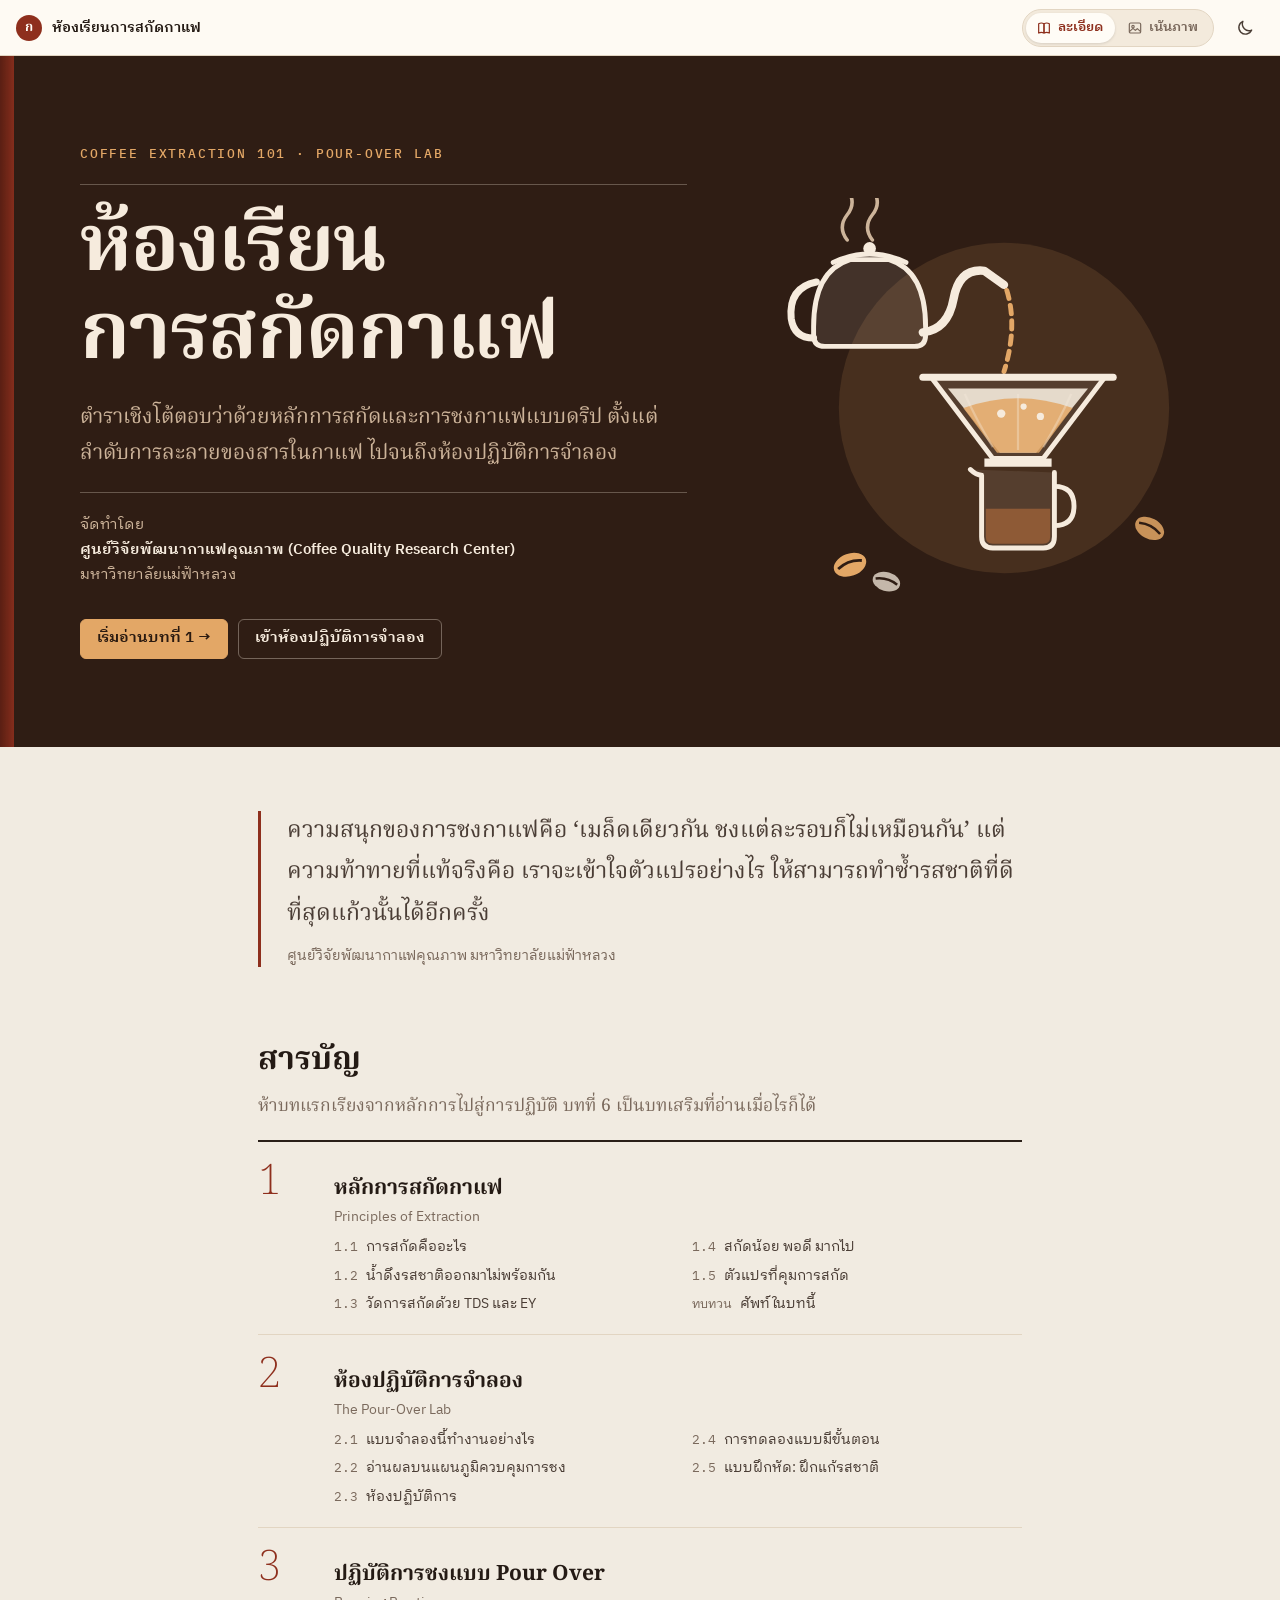
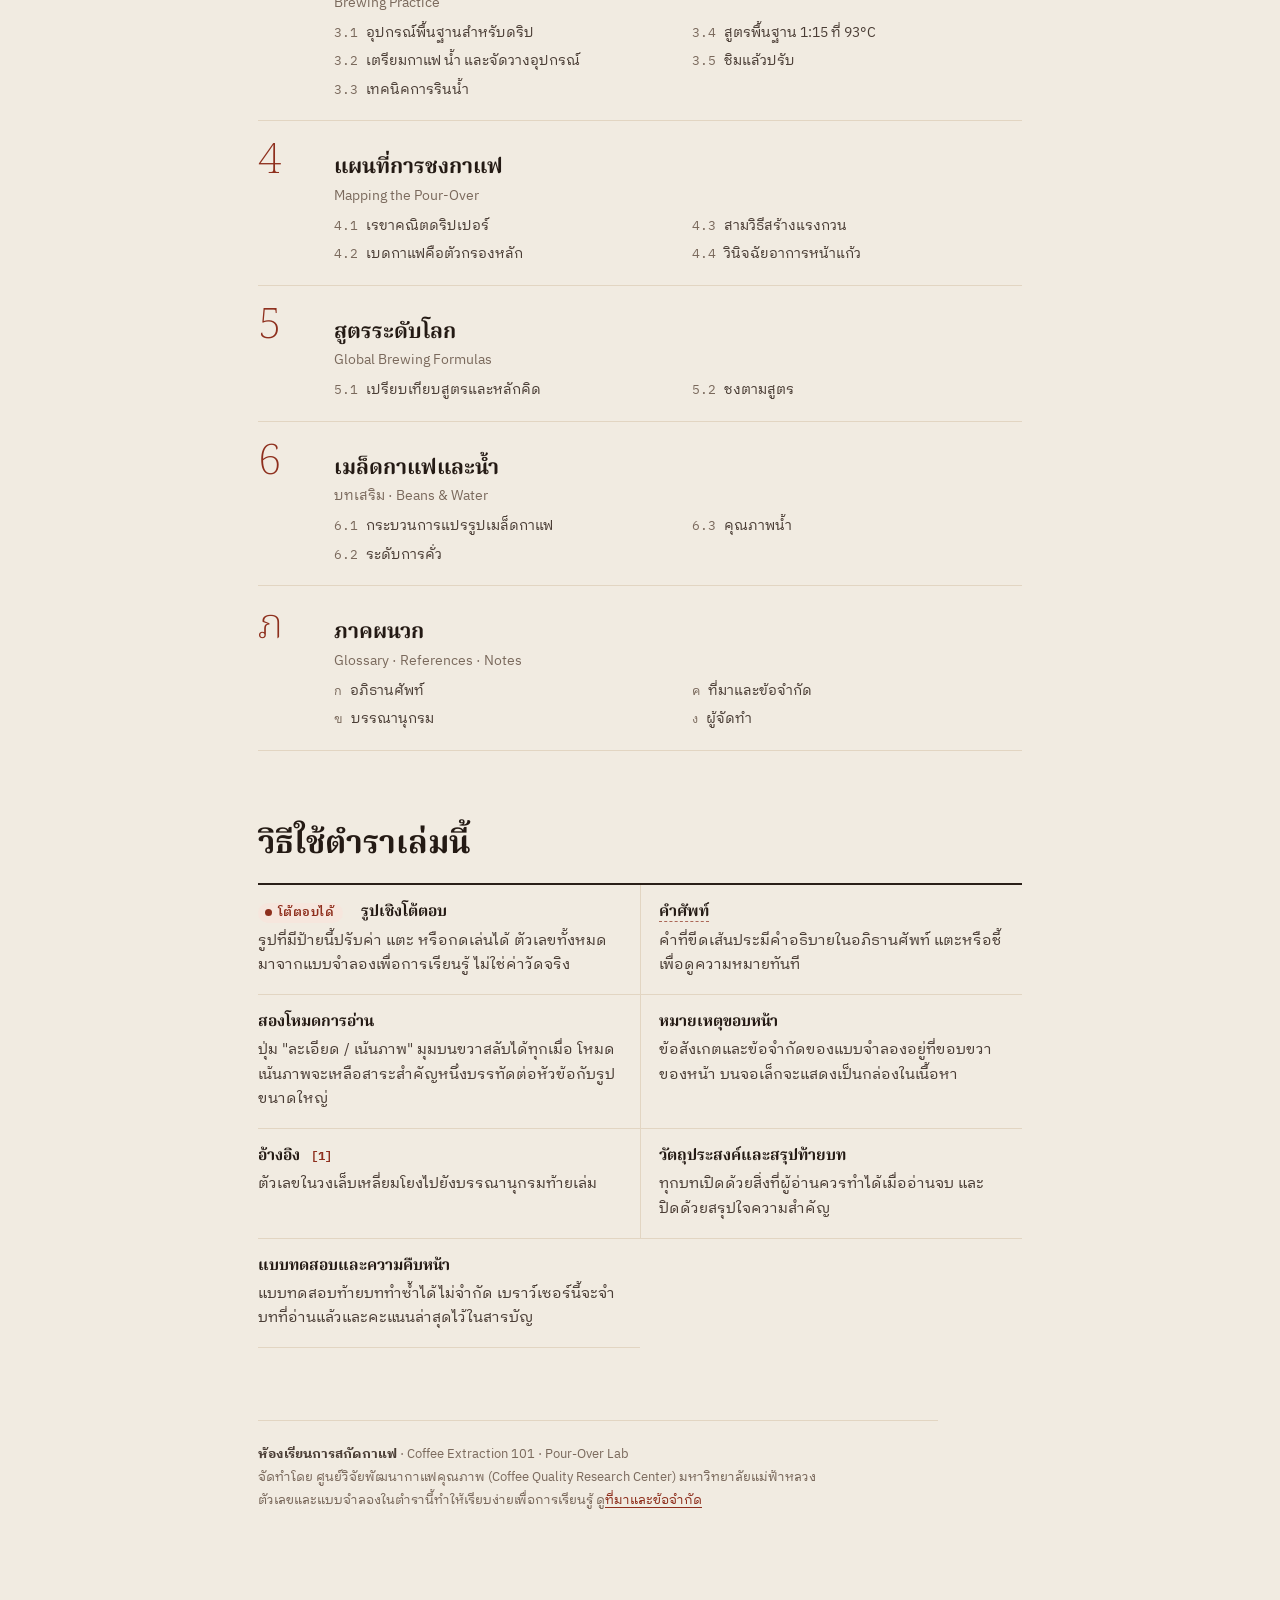
<file: index.html>
<!doctype html>
<html lang="th">
<head>
<meta charset="utf-8">
<meta name="viewport" content="width=device-width,initial-scale=1">
<title>ห้องเรียนการสกัดกาแฟ</title>
<meta http-equiv="refresh" content="0; url=interactive-book/">
<link rel="canonical" href="interactive-book/">
<script>location.replace('interactive-book/' + location.hash);</script>
</head>
<body>
<p>กำลังพาไปที่ <a href="interactive-book/">ตำราห้องเรียนการสกัดกาแฟ</a></p>
</body>
</html>
</file>
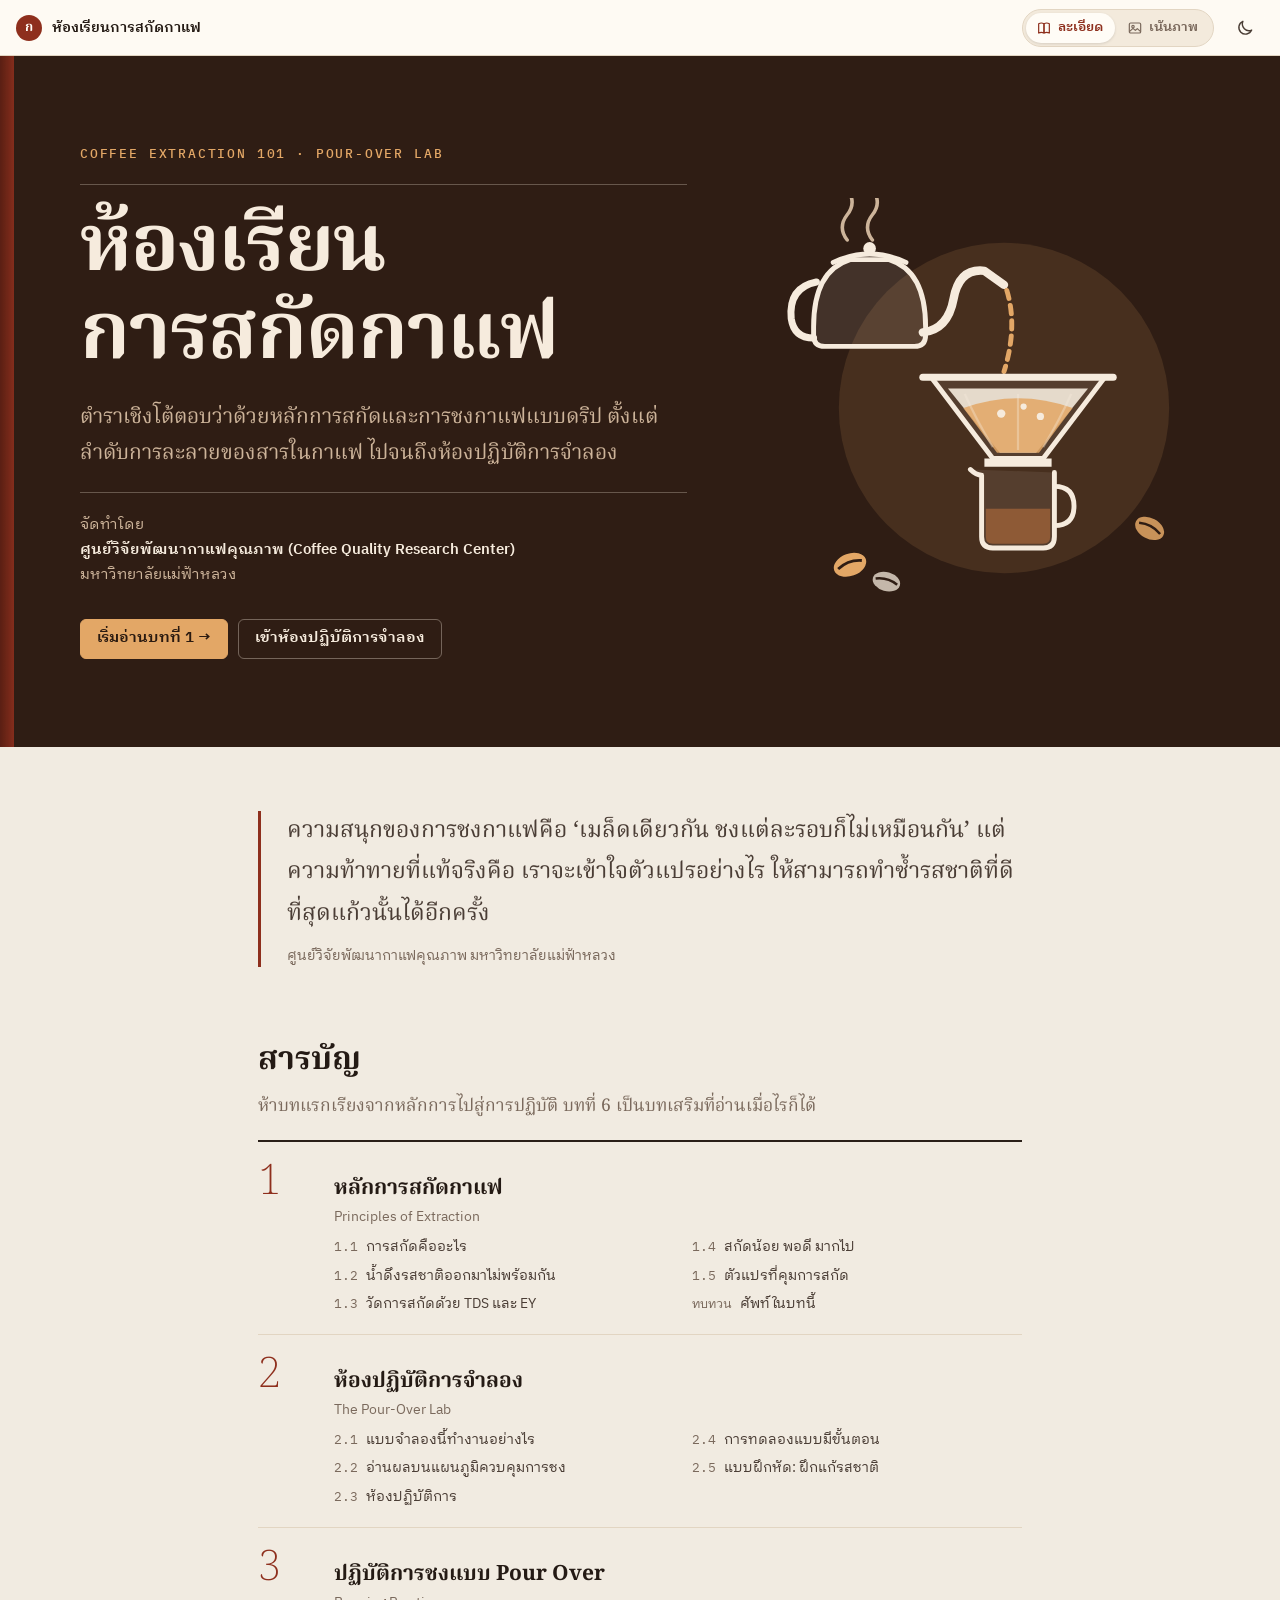
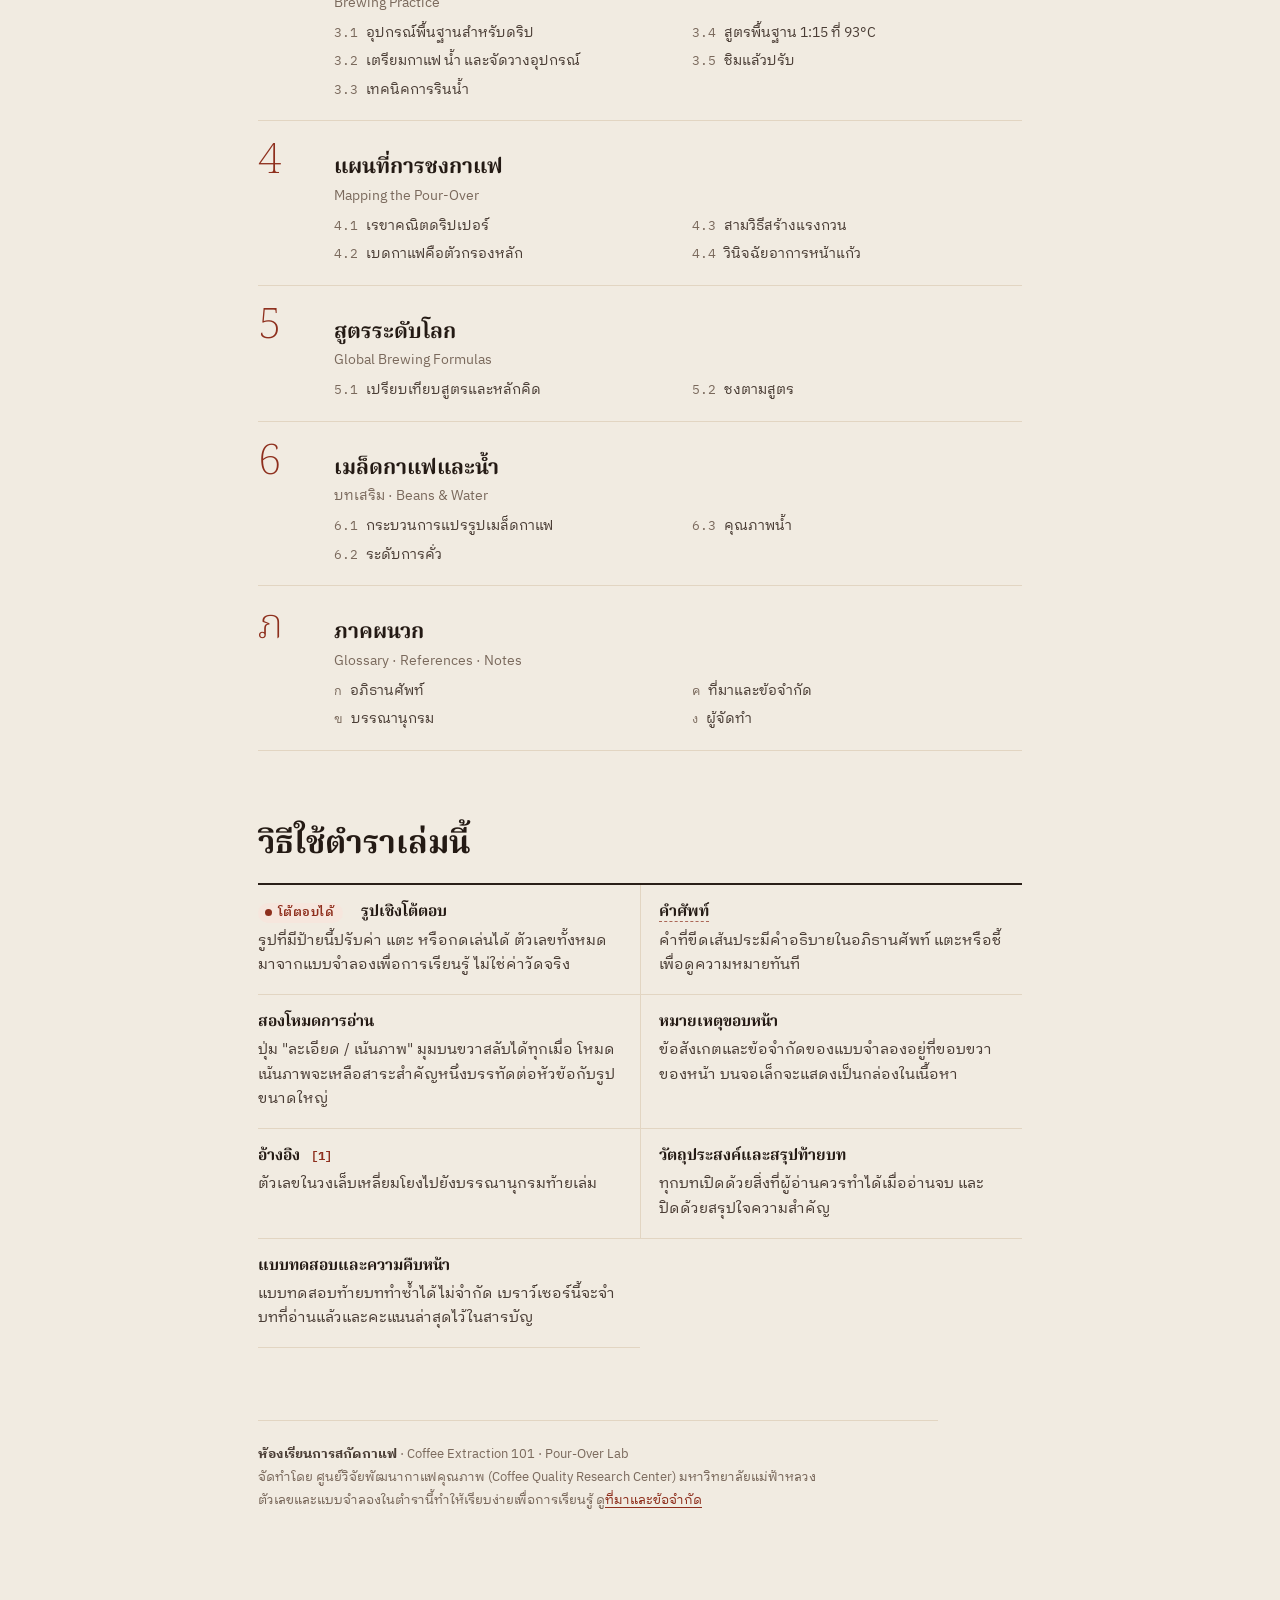
<file: interactive-book/index.html>
<!doctype html>
<html lang="th">
<head>
<meta charset="utf-8">
<meta name="viewport" content="width=device-width,initial-scale=1,viewport-fit=cover">
<title>ห้องเรียนการสกัดกาแฟ</title>
<meta name="description" content="ตำราเชิงโต้ตอบว่าด้วยหลักการสกัดและการชงกาแฟแบบดริป จัดทำโดยศูนย์วิจัยพัฒนากาแฟคุณภาพ มหาวิทยาลัยแม่ฟ้าหลวง">
<link rel="preconnect" href="https://fonts.googleapis.com">
<link rel="preconnect" href="https://fonts.gstatic.com" crossorigin>
<link href="https://fonts.googleapis.com/css2?family=IBM+Plex+Mono:wght@400;500;600&family=IBM+Plex+Sans+Thai+Looped:wght@400;500;600;700&family=Noto+Serif+Thai:wght@200;400;500;600;700&display=swap" rel="stylesheet">
<link rel="stylesheet" href="assets/book.css">
<script>try{var d=document.documentElement,t=localStorage.getItem('book.theme'),m=localStorage.getItem('book.mode');if(t)d.setAttribute('data-theme',JSON.parse(t));if(m&&JSON.parse(m)==='visual')d.setAttribute('data-mode','visual');}catch(e){}</script>
</head>
<body class="book front-matter" data-page="index">
<main class="page front" id="main">
  <section class="cover" aria-labelledby="cover-title">
    <div class="cover-inner">
      <div>
        <p class="cover-series">Coffee Extraction 101 · Pour-Over Lab</p>
        <div class="cover-rule"></div>
        <h1 class="cover-title" id="cover-title">ห้องเรียน<br>การสกัดกาแฟ</h1>
        <p class="cover-sub">ตำราเชิงโต้ตอบว่าด้วยหลักการสกัดและการชงกาแฟแบบดริป ตั้งแต่ลำดับการละลายของสารในกาแฟ ไปจนถึงห้องปฏิบัติการจำลอง</p>
        <div class="cover-rule"></div>
        <p class="cover-credit">จัดทำโดย<br><strong>ศูนย์วิจัยพัฒนากาแฟคุณภาพ (Coffee Quality Research Center)</strong><br>มหาวิทยาลัยแม่ฟ้าหลวง</p>
        <div class="cover-actions"><a class="btn primary" href="ch1.html">เริ่มอ่านบทที่ 1 →</a><a class="btn" href="ch2.html">เข้าห้องปฏิบัติการจำลอง</a></div>
      </div>
      <div class="hero-art" aria-hidden="true"><svg viewBox="0 0 300 290" role="presentation">
          <circle cx="170" cy="150" r="118" fill="var(--hero-glow)"/>
          <g class="steam" fill="none" stroke="var(--hero-dim)" stroke-width="2.5" stroke-linecap="round">
            <path d="M58 30 q-7 -9 0 -18 q7 -9 0 -18"/><path d="M76 30 q-7 -9 0 -18 q7 -9 0 -18"/>
          </g>
          <!-- kettle -->
          <path d="M34 92 q0 -40 26 -48 h28 q26 8 26 48 v6 q0 8 -8 8 h-64 q-8 0 -8 -8 z" fill="var(--hero-ink)" fill-opacity=".1" stroke="var(--hero-ink)" stroke-width="3.5" stroke-linejoin="round"/>
          <path d="M48 46 q26 -12 52 0" fill="none" stroke="var(--hero-ink)" stroke-width="3.5" stroke-linecap="round"/>
          <circle cx="74" cy="36" r="4.5" fill="var(--hero-ink)"/>
          <path d="M36 60 q-20 4 -18 26 q2 14 16 14" fill="none" stroke="var(--hero-ink)" stroke-width="5" stroke-linecap="round"/>
          <path d="M112 96 q18 -2 22 -24 q4 -22 22 -20 l14 10" fill="none" stroke="var(--hero-ink)" stroke-width="6" stroke-linecap="round" stroke-linejoin="round"/>
          <path class="stream" d="M172 66 q8 26 -2 58" fill="none" stroke="var(--hero-accent)" stroke-width="3.5" stroke-linecap="round"/>
          <!-- dripper -->
          <path d="M118 128 h124 l-44 58 h-36 z" fill="var(--hero-ink)" fill-opacity=".08" stroke="var(--hero-ink)" stroke-width="3.5" stroke-linejoin="round"/>
          <path d="M112 128 h136" stroke="var(--hero-ink)" stroke-width="5" stroke-linecap="round"/>
          <path d="M130 136 h100 l-37 46 h-26 z" fill="var(--hero-paper)" fill-opacity=".9"/>
          <path d="M141 150 q39 -14 78 0 l-24 32 h-30 z" fill="var(--hero-accent)" fill-opacity=".85"/>
          <g class="bubbles" fill="var(--hero-paper)"><circle cx="168" cy="154" r="3"/><circle cx="184" cy="149" r="2.2"/><circle cx="196" cy="156" r="2.6"/></g>
          <g stroke="var(--hero-ink)" stroke-opacity=".35" stroke-width="1.6" fill="none"><path d="M142 140 q8 18 20 38"/><path d="M218 140 q-8 18 -20 38"/><path d="M180 140 v40"/></g>
          <path d="M156 186 h48 v6 h-48 z" fill="var(--hero-ink)"/>
          <circle class="drop d1" cx="180" cy="198" r="3" fill="var(--hero-accent)"/>
          <circle class="drop d2" cx="180" cy="198" r="3" fill="var(--hero-accent)"/>
          <!-- server -->
          <path d="M146 194 q4 4 8 4 v44 q0 8 8 8 h36 q8 0 8 -8 v-46" fill="var(--hero-ink)" fill-opacity=".08" stroke="var(--hero-ink)" stroke-width="3.5" stroke-linejoin="round" stroke-linecap="round"/>
          <path d="M157 222 h46 v20 q0 5 -5 5 h-36 q-5 0 -5 -5 z" fill="var(--hero-coffee)"/>
          <path d="M206 206 q14 0 14 14 t-14 14" fill="none" stroke="var(--hero-ink)" stroke-width="3.5" stroke-linecap="round"/>
          <!-- beans -->
          <g transform="translate(60 262) rotate(-20)"><ellipse rx="12" ry="8" fill="var(--hero-accent)"/><path d="M-9 0 q9 -4 18 0" stroke="var(--hero-bg)" stroke-width="2" fill="none"/></g>
          <g transform="translate(86 274) rotate(16)"><ellipse rx="10" ry="6.8" fill="var(--hero-ink)" fill-opacity=".75"/><path d="M-8 0 q8 -3.4 16 0" stroke="var(--hero-bg)" stroke-width="1.8" fill="none"/></g>
          <g transform="translate(274 236) rotate(28)"><ellipse rx="11" ry="7.4" fill="var(--hero-accent)" fill-opacity=".85"/><path d="M-8.5 0 q8.5 -3.6 17 0" stroke="var(--hero-bg)" stroke-width="1.8" fill="none"/></g>
        </svg></div>
    </div>
  </section>

  <div class="front-body">
    <div class="resume" id="resume" hidden></div>

    <blockquote class="epigraph">ความสนุกของการชงกาแฟคือ ‘เมล็ดเดียวกัน ชงแต่ละรอบก็ไม่เหมือนกัน’ แต่ความท้าทายที่แท้จริงคือ เราจะเข้าใจตัวแปรอย่างไร ให้สามารถทำซ้ำรสชาติที่ดีที่สุดแก้วนั้นได้อีกครั้ง<cite>ศูนย์วิจัยพัฒนากาแฟคุณภาพ มหาวิทยาลัยแม่ฟ้าหลวง</cite></blockquote>

    <h2 class="front-h2" id="contents">สารบัญ</h2>
    <p class="dek read-only">ห้าบทแรกเรียงจากหลักการไปสู่การปฏิบัติ บทที่ 6 เป็นบทเสริมที่อ่านเมื่อไรก็ได้</p>
    <ol class="toc-full" id="toc-full"></ol>

    <h2 class="front-h2 read-only">วิธีใช้ตำราเล่มนี้</h2>
    <dl class="howto read-only">
      <div><dt><span class="badge-live sample">โต้ตอบได้</span>รูปเชิงโต้ตอบ</dt><dd>รูปที่มีป้ายนี้ปรับค่า แตะ หรือกดเล่นได้ ตัวเลขทั้งหมดมาจากแบบจำลองเพื่อการเรียนรู้ ไม่ใช่ค่าวัดจริง</dd></div>
      <div><dt><a class="term sample" data-term="ey" href="appendix.html#g-ey">คำศัพท์</a></dt><dd>คำที่ขีดเส้นประมีคำอธิบายในอภิธานศัพท์ แตะหรือชี้เพื่อดูความหมายทันที</dd></div>
      <div><dt>สองโหมดการอ่าน</dt><dd>ปุ่ม "ละเอียด / เน้นภาพ" มุมบนขวาสลับได้ทุกเมื่อ โหมดเน้นภาพจะเหลือสาระสำคัญหนึ่งบรรทัดต่อหัวข้อกับรูปขนาดใหญ่</dd></div>
      <div><dt>หมายเหตุขอบหน้า</dt><dd>ข้อสังเกตและข้อจำกัดของแบบจำลองอยู่ที่ขอบขวาของหน้า บนจอเล็กจะแสดงเป็นกล่องในเนื้อหา</dd></div>
      <div><dt>อ้างอิง <sup class="cite"><a href="appendix.html#ref-1" data-ref="1">1</a></sup></dt><dd>ตัวเลขในวงเล็บเหลี่ยมโยงไปยังบรรณานุกรมท้ายเล่ม</dd></div>
      <div><dt>วัตถุประสงค์และสรุปท้ายบท</dt><dd>ทุกบทเปิดด้วยสิ่งที่ผู้อ่านควรทำได้เมื่ออ่านจบ และปิดด้วยสรุปใจความสำคัญ</dd></div>
      <div><dt>แบบทดสอบและความคืบหน้า</dt><dd>แบบทดสอบท้ายบททำซ้ำได้ไม่จำกัด เบราว์เซอร์นี้จะจำบทที่อ่านแล้วและคะแนนล่าสุดไว้ในสารบัญ</dd></div>
    </dl>

    <footer class="colophon" data-auto></footer>
  </div>
</main>
<script src="assets/data.js"></script>
<script src="assets/book.js"></script>
</body>
</html>
</file>
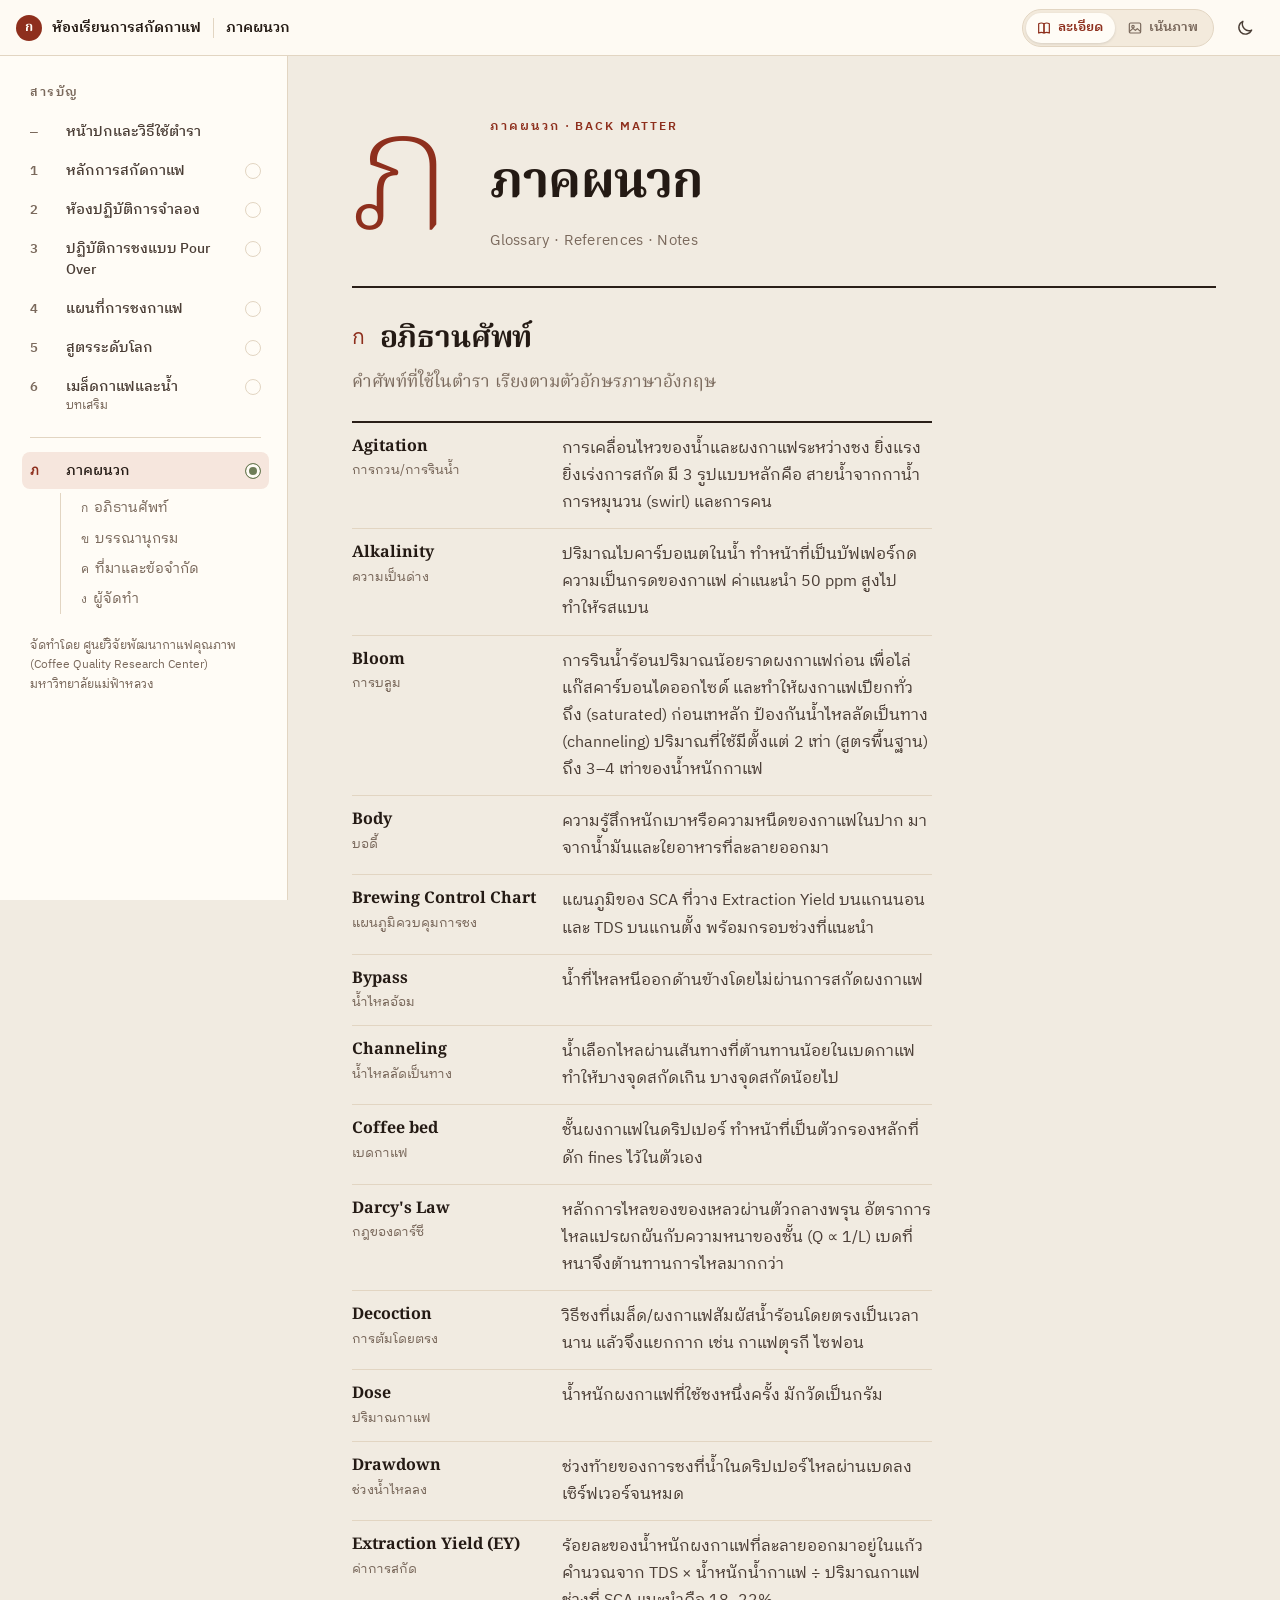
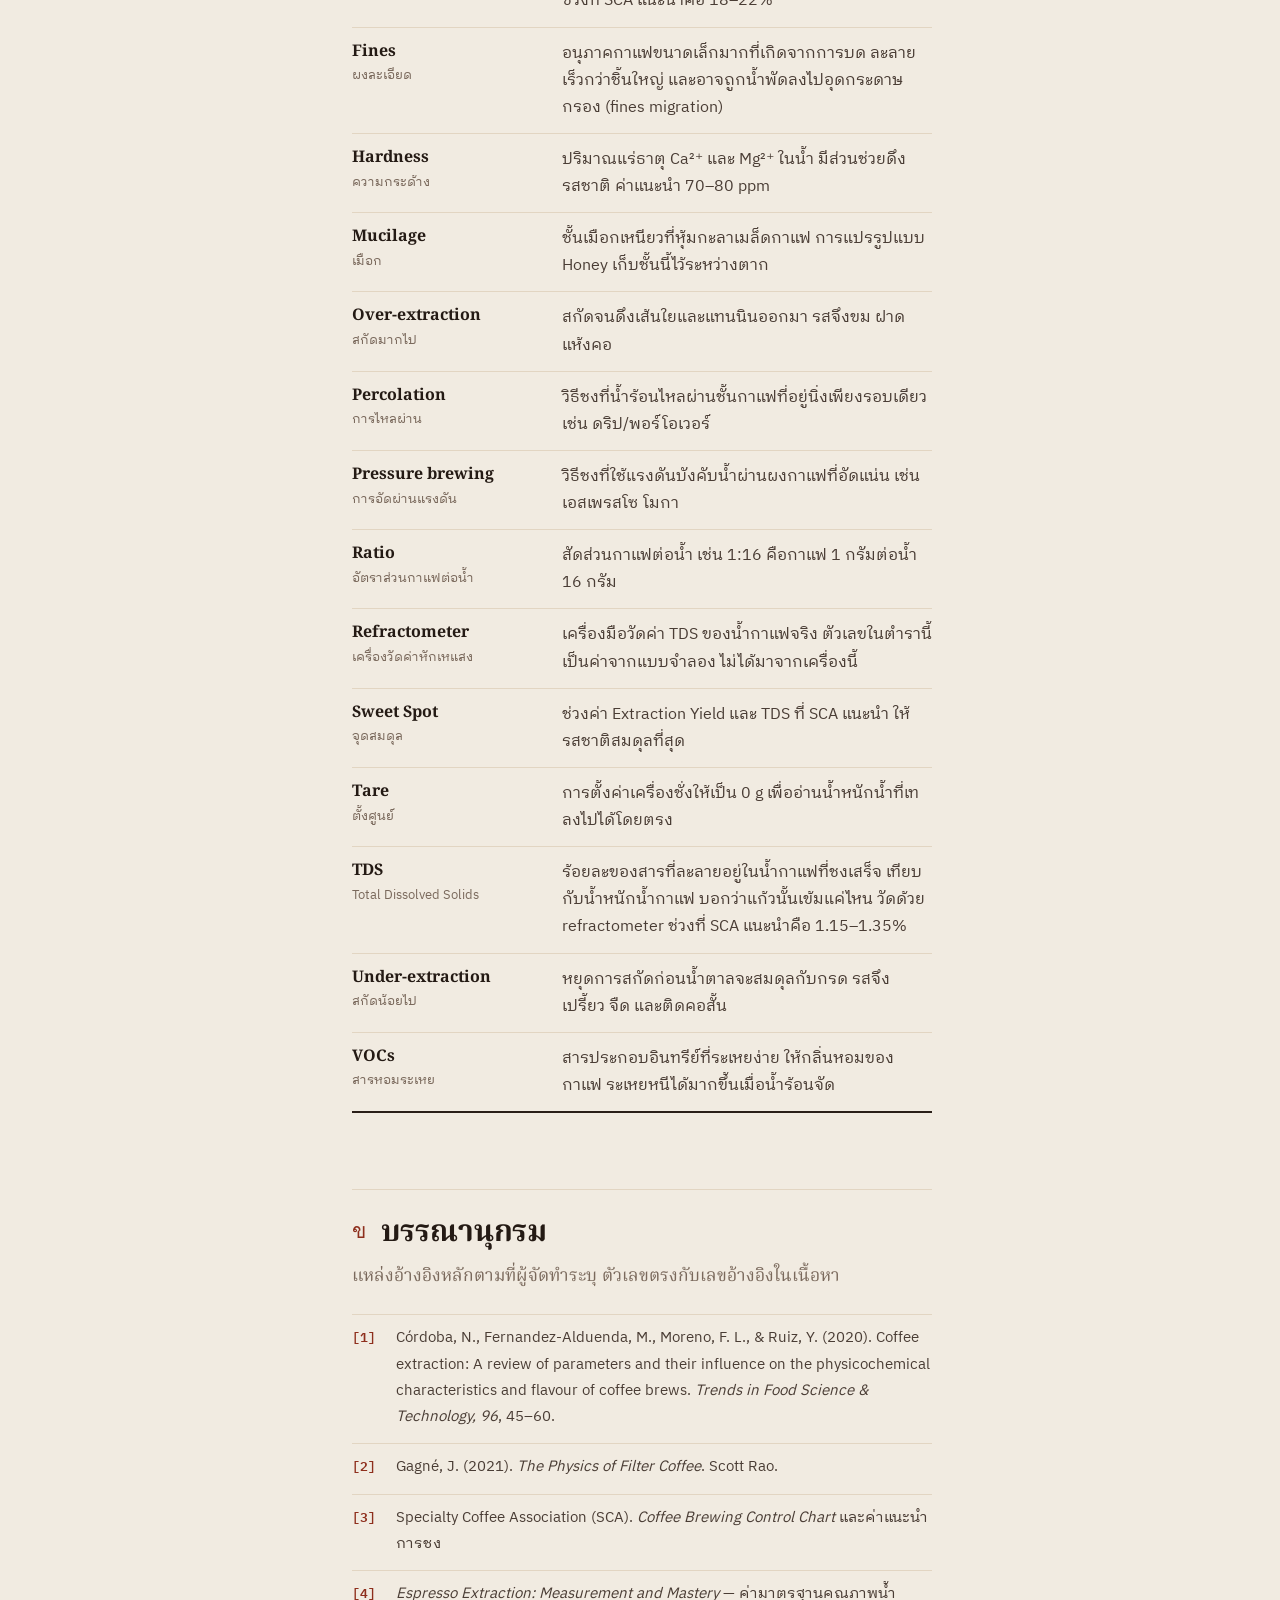
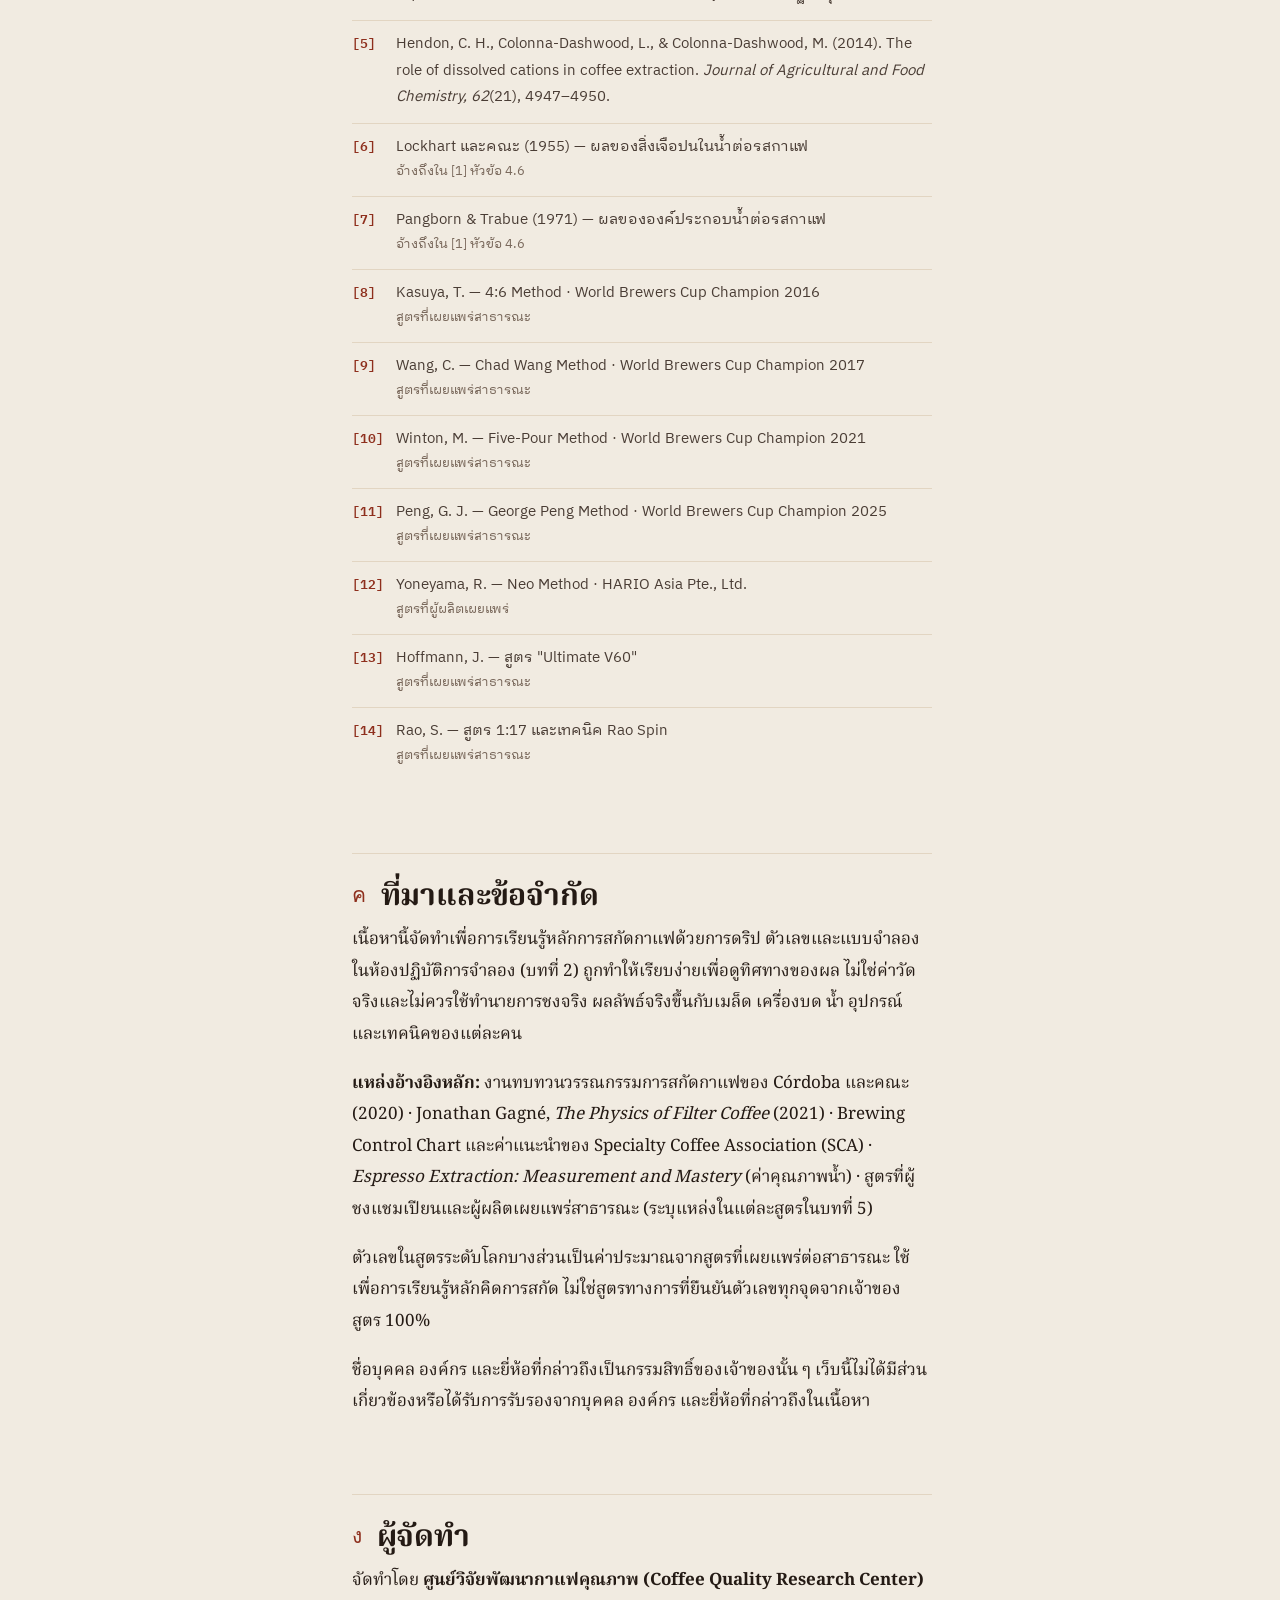
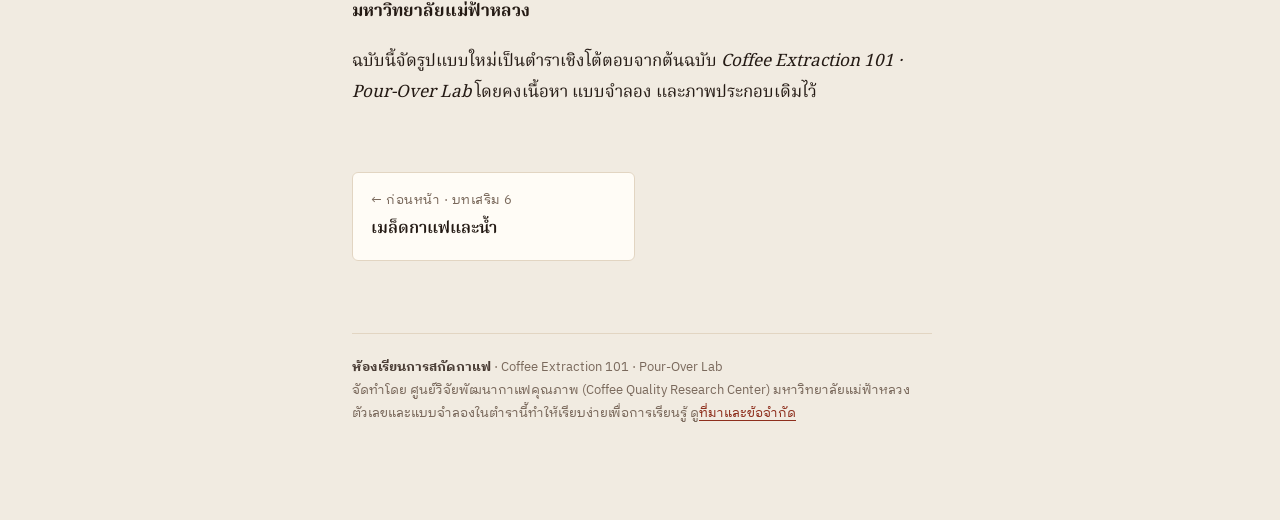
<file: interactive-book/appendix.html>
<!doctype html>
<html lang="th">
<head>
<meta charset="utf-8">
<meta name="viewport" content="width=device-width,initial-scale=1,viewport-fit=cover">
<title>ภาคผนวก · ห้องเรียนการสกัดกาแฟ</title>
<meta name="description" content="อภิธานศัพท์ บรรณานุกรม ที่มาและข้อจำกัด และผู้จัดทำ ตำราห้องเรียนการสกัดกาแฟ">
<link rel="preconnect" href="https://fonts.googleapis.com">
<link rel="preconnect" href="https://fonts.gstatic.com" crossorigin>
<link href="https://fonts.googleapis.com/css2?family=IBM+Plex+Mono:wght@400;500;600&family=IBM+Plex+Sans+Thai+Looped:wght@400;500;600;700&family=Noto+Serif+Thai:wght@200;400;500;600;700&display=swap" rel="stylesheet">
<link rel="stylesheet" href="assets/book.css">
<script>try{var d=document.documentElement,t=localStorage.getItem('book.theme'),m=localStorage.getItem('book.mode');if(t)d.setAttribute('data-theme',JSON.parse(t));if(m&&JSON.parse(m)==='visual')d.setAttribute('data-mode','visual');}catch(e){}</script>
</head>
<body class="book" data-page="appendix">
<main class="page" id="main"><div class="page-inner">
<header class="chapter-open">
  <span class="ch-num" aria-hidden="true">ภ</span>
  <p class="ch-label">ภาคผนวก · Back Matter</p>
  <h1>ภาคผนวก</h1>
  <p class="ch-en">Glossary · References · Notes</p>
</header>

<article class="prose">
<h2 id="glossary" style="margin-top:0;border-top:0;padding-top:0"><span class="sec-no">ก</span>อภิธานศัพท์</h2>
<p class="dek">คำศัพท์ที่ใช้ในตำรา เรียงตามตัวอักษรภาษาอังกฤษ</p>
<dl class="terms gloss" id="glossary-list"></dl>

<h2 id="references"><span class="sec-no">ข</span>บรรณานุกรม</h2>
<p class="dek">แหล่งอ้างอิงหลักตามที่ผู้จัดทำระบุ ตัวเลขตรงกับเลขอ้างอิงในเนื้อหา</p>
<ol class="biblio" id="biblio-list"></ol>

<h2 id="limits"><span class="sec-no">ค</span>ที่มาและข้อจำกัด</h2>
<p>เนื้อหานี้จัดทำเพื่อการเรียนรู้หลักการสกัดกาแฟด้วยการดริป ตัวเลขและแบบจำลองในห้องปฏิบัติการจำลอง (บทที่ 2) ถูกทำให้เรียบง่ายเพื่อดูทิศทางของผล ไม่ใช่ค่าวัดจริงและไม่ควรใช้ทำนายการชงจริง ผลลัพธ์จริงขึ้นกับเมล็ด เครื่องบด น้ำ อุปกรณ์ และเทคนิคของแต่ละคน</p>
<p><strong>แหล่งอ้างอิงหลัก:</strong> งานทบทวนวรรณกรรมการสกัดกาแฟของ Córdoba และคณะ (2020) · Jonathan Gagné, <em>The Physics of Filter Coffee</em> (2021) · Brewing Control Chart และค่าแนะนำของ Specialty Coffee Association (SCA) · <em>Espresso Extraction: Measurement and Mastery</em> (ค่าคุณภาพน้ำ) · สูตรที่ผู้ชงแชมเปียนและผู้ผลิตเผยแพร่สาธารณะ (ระบุแหล่งในแต่ละสูตรในบทที่ 5)</p>
<p>ตัวเลขในสูตรระดับโลกบางส่วนเป็นค่าประมาณจากสูตรที่เผยแพร่ต่อสาธารณะ ใช้เพื่อการเรียนรู้หลักคิดการสกัด ไม่ใช่สูตรทางการที่ยืนยันตัวเลขทุกจุดจากเจ้าของสูตร 100%</p>
<p>ชื่อบุคคล องค์กร และยี่ห้อที่กล่าวถึงเป็นกรรมสิทธิ์ของเจ้าของนั้น ๆ เว็บนี้ไม่ได้มีส่วนเกี่ยวข้องหรือได้รับการรับรองจากบุคคล องค์กร และยี่ห้อที่กล่าวถึงในเนื้อหา</p>

<h2 id="credits"><span class="sec-no">ง</span>ผู้จัดทำ</h2>
<p>จัดทำโดย <strong>ศูนย์วิจัยพัฒนากาแฟคุณภาพ (Coffee Quality Research Center) มหาวิทยาลัยแม่ฟ้าหลวง</strong></p>
<p>ฉบับนี้จัดรูปแบบใหม่เป็นตำราเชิงโต้ตอบจากต้นฉบับ <em>Coffee Extraction 101 · Pour-Over Lab</em> โดยคงเนื้อหา แบบจำลอง และภาพประกอบเดิมไว้</p>

<nav class="pager" data-auto></nav>
<footer class="colophon" data-auto></footer>
</article>
</div></main>
<script src="assets/data.js"></script>
<script src="assets/book.js"></script>
</body>
</html>
</file>
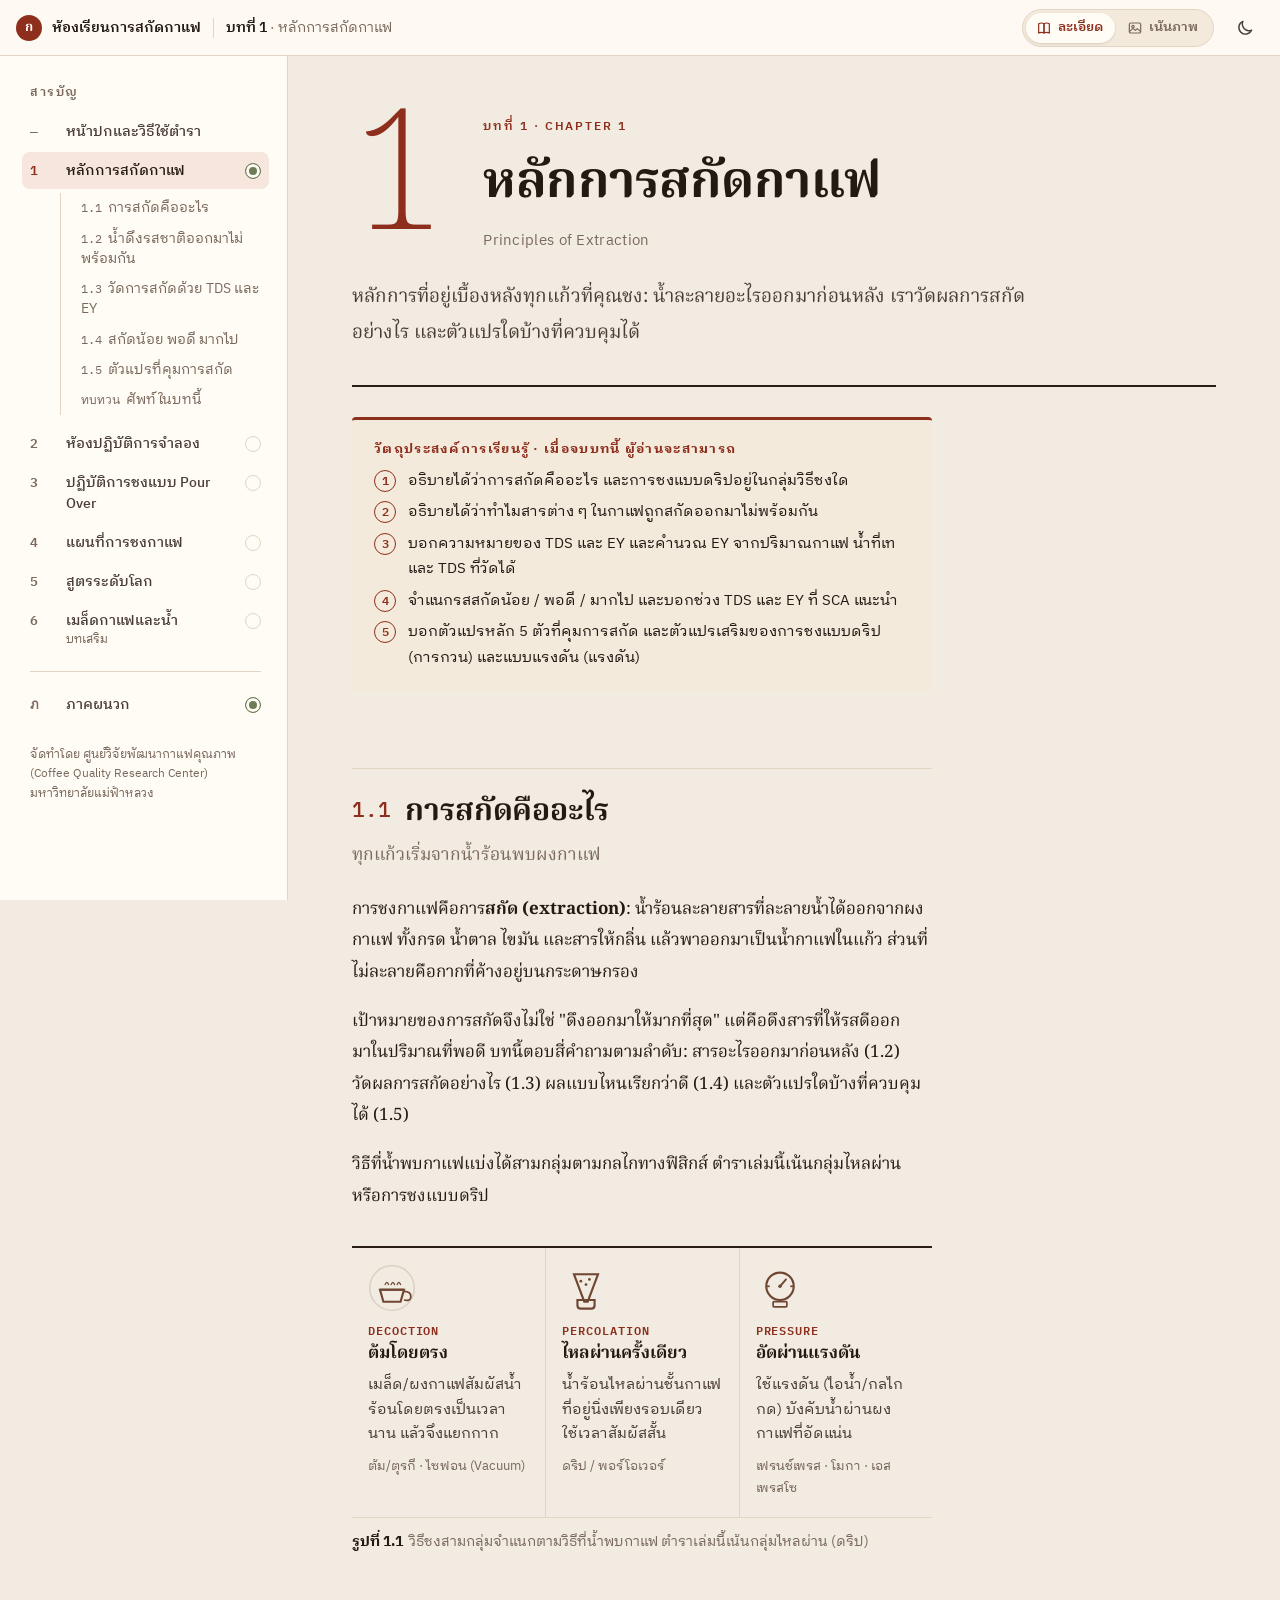
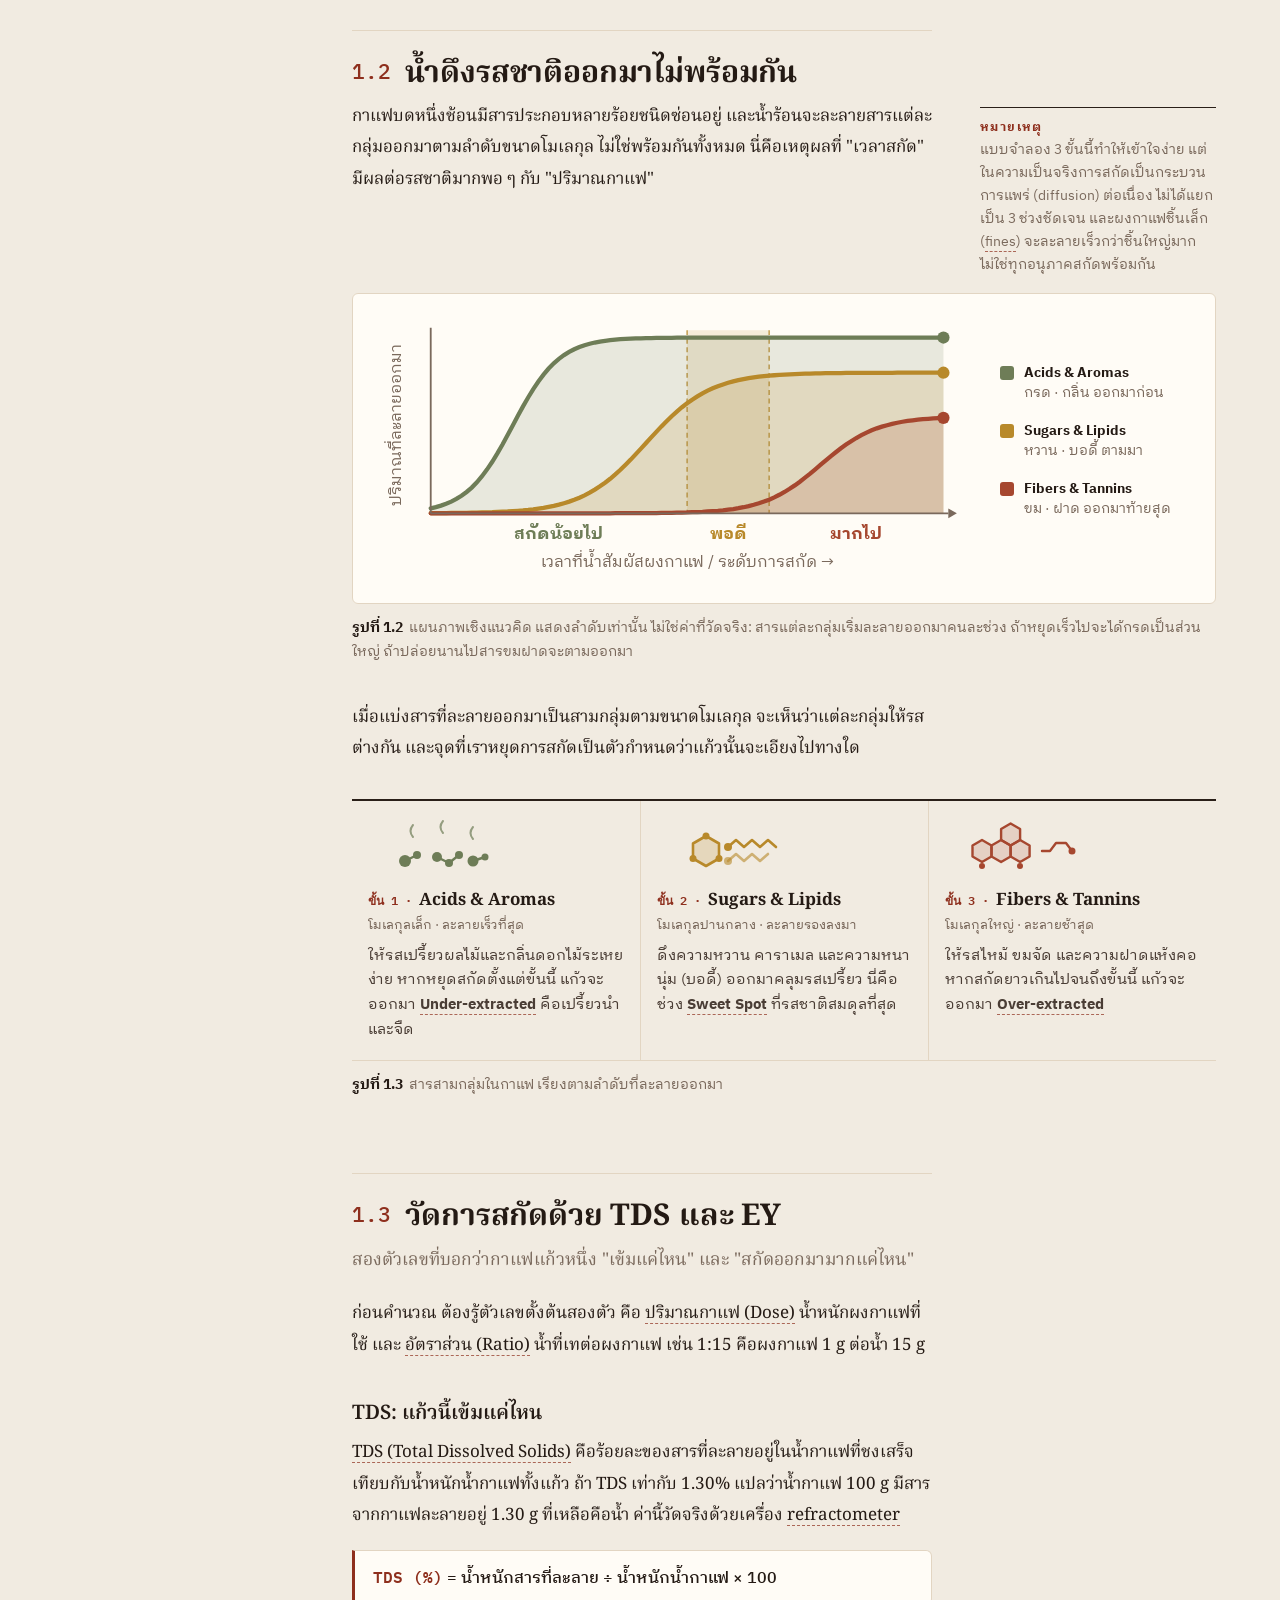
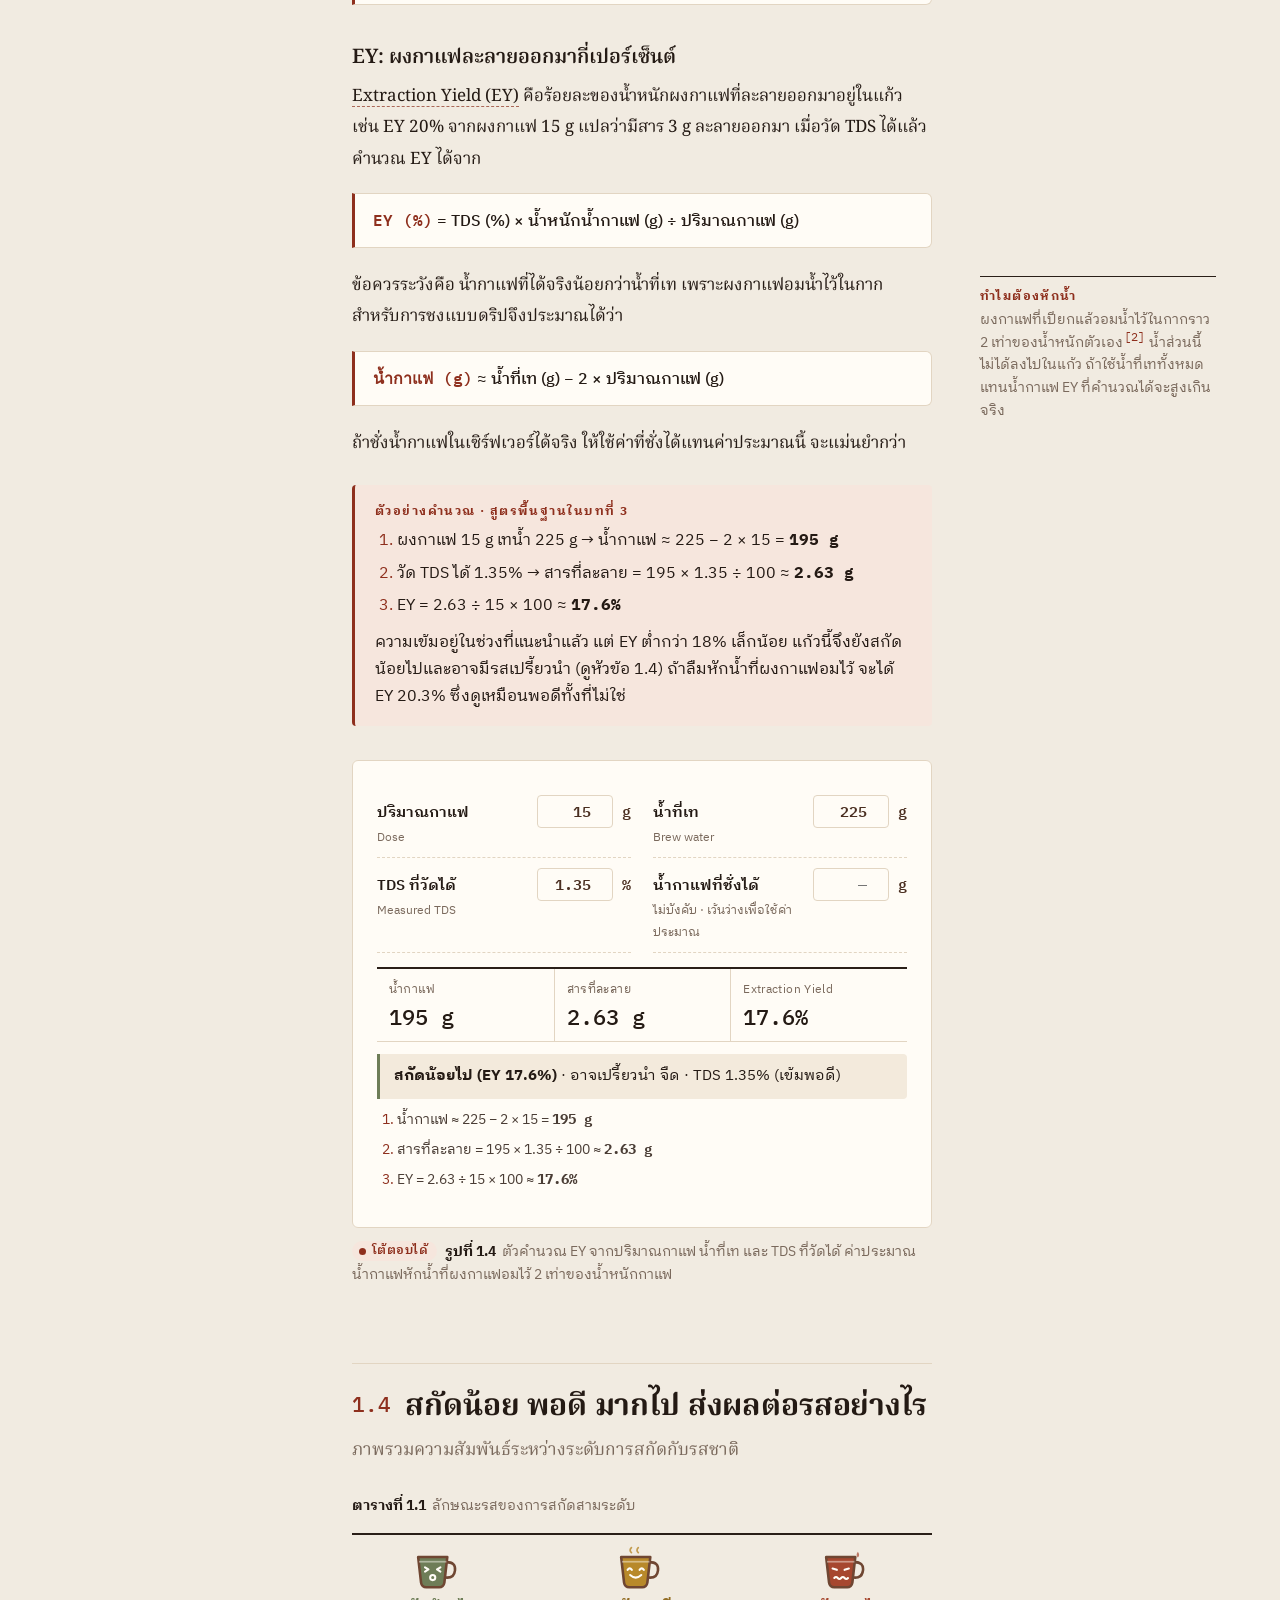
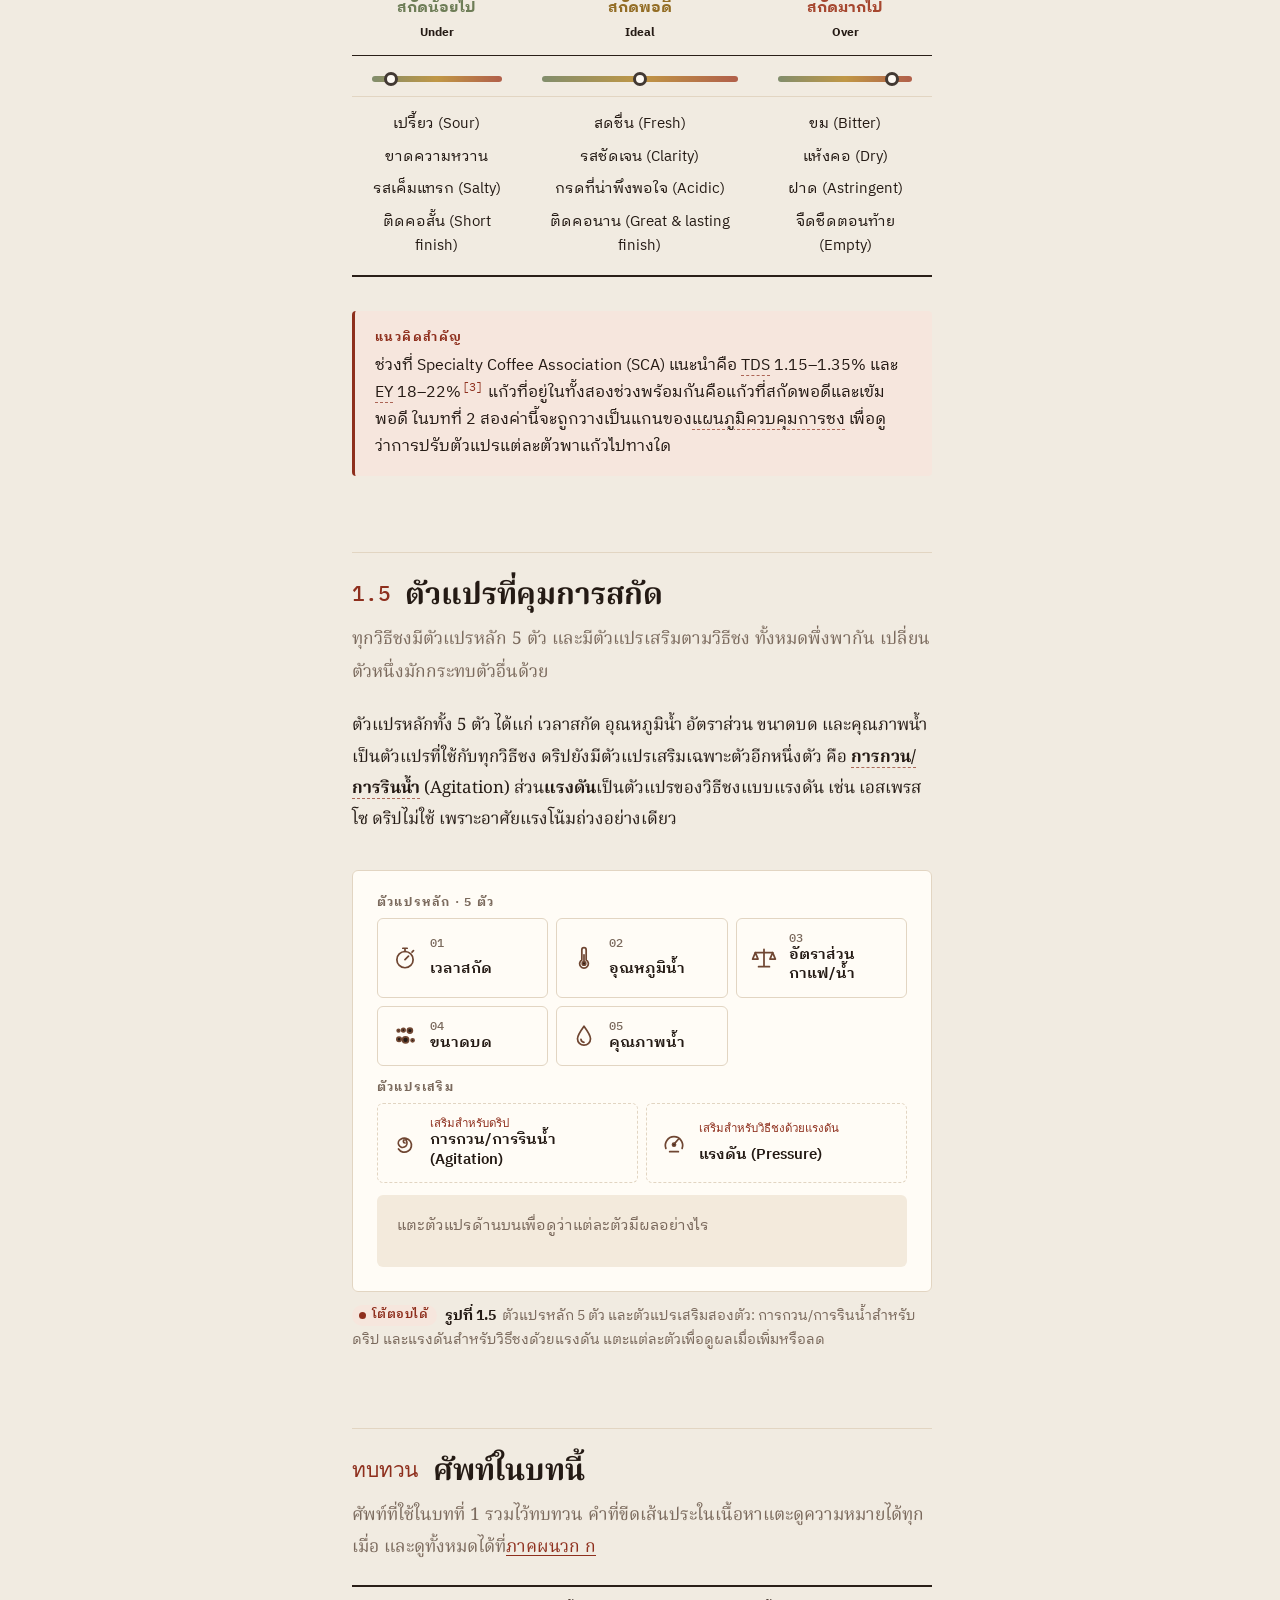
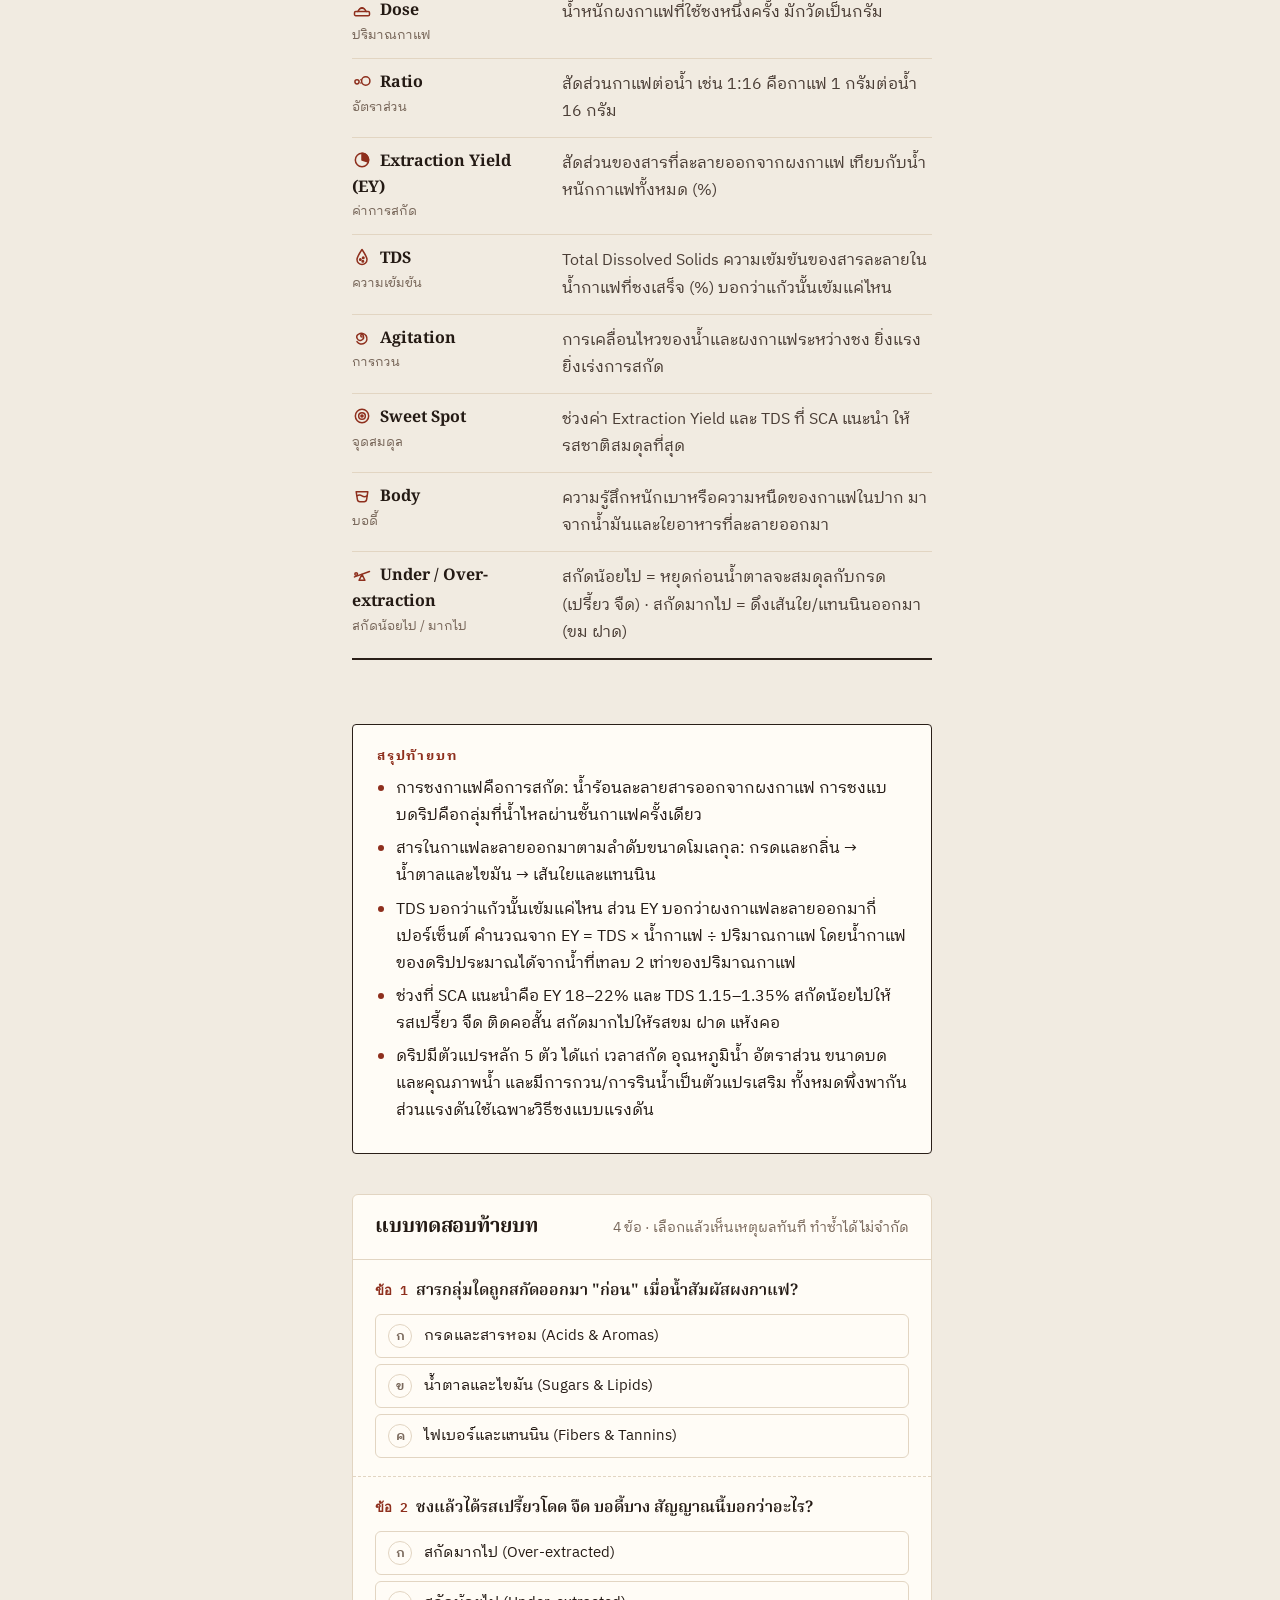
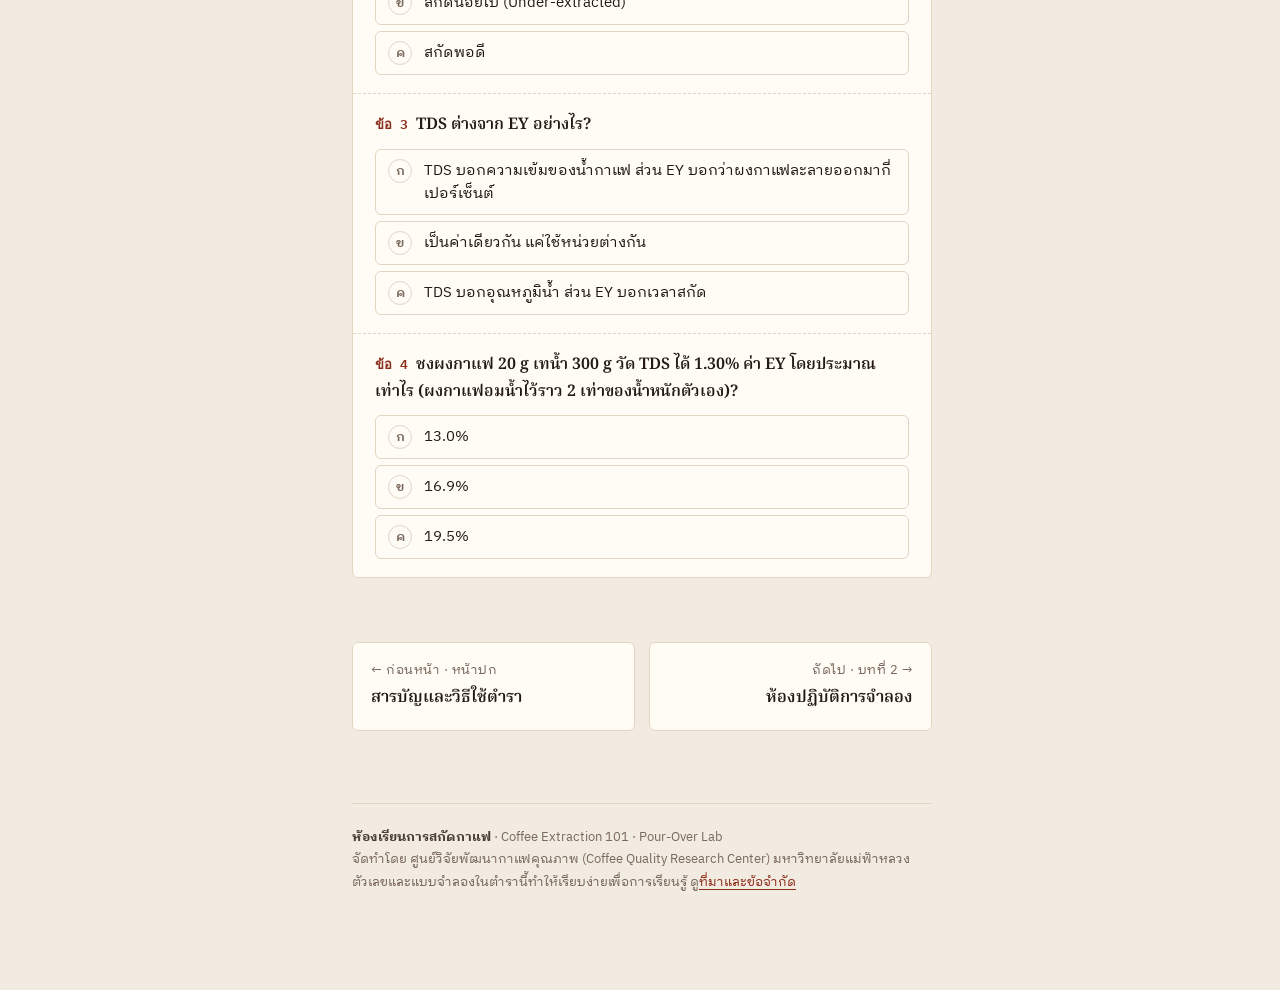
<file: interactive-book/ch1.html>
<!doctype html>
<html lang="th">
<head>
<meta charset="utf-8">
<meta name="viewport" content="width=device-width,initial-scale=1,viewport-fit=cover">
<title>บทที่ 1 หลักการสกัดกาแฟ · ห้องเรียนการสกัดกาแฟ</title>
<meta name="description" content="ลำดับการละลายของสารในกาแฟ ความหมายของ EY และ TDS รสของการสกัดน้อย พอดี มากไป และตัวแปรที่คุมการสกัด">
<link rel="preconnect" href="https://fonts.googleapis.com">
<link rel="preconnect" href="https://fonts.gstatic.com" crossorigin>
<link href="https://fonts.googleapis.com/css2?family=IBM+Plex+Mono:wght@400;500;600&family=IBM+Plex+Sans+Thai+Looped:wght@400;500;600;700&family=Noto+Serif+Thai:wght@200;400;500;600;700&display=swap" rel="stylesheet">
<link rel="stylesheet" href="assets/book.css">
<script>try{var d=document.documentElement,t=localStorage.getItem('book.theme'),m=localStorage.getItem('book.mode');if(t)d.setAttribute('data-theme',JSON.parse(t));if(m&&JSON.parse(m)==='visual')d.setAttribute('data-mode','visual');}catch(e){}</script>
</head>
<body class="book" data-page="ch1">
<main class="page" id="main"><div class="page-inner">
<header class="chapter-open">
  <span class="ch-num" aria-hidden="true">1</span>
  <p class="ch-label">บทที่ 1 · Chapter 1</p>
  <h1>หลักการสกัดกาแฟ</h1>
  <p class="ch-en">Principles of Extraction</p>
  <p class="ch-lead">หลักการที่อยู่เบื้องหลังทุกแก้วที่คุณชง: น้ำละลายอะไรออกมาก่อนหลัง เราวัดผลการสกัดอย่างไร และตัวแปรใดบ้างที่ควบคุมได้</p>
</header>

<article class="prose">
<div data-obj="ch1"></div>

<h2 id="s1-1"><span class="sec-no">1.1</span>การสกัดคืออะไร</h2>
<p class="dek">ทุกแก้วเริ่มจากน้ำร้อนพบผงกาแฟ</p>
<p class="gist">ชงกาแฟ = ใช้น้ำละลายสารออกจากผงกาแฟ · ดริปคือน้ำไหลผ่านครั้งเดียว</p>
<p>การชงกาแฟคือการ<strong>สกัด (extraction)</strong>: น้ำร้อนละลายสารที่ละลายน้ำได้ออกจากผงกาแฟ ทั้งกรด น้ำตาล ไขมัน และสารให้กลิ่น แล้วพาออกมาเป็นน้ำกาแฟในแก้ว ส่วนที่ไม่ละลายคือกากที่ค้างอยู่บนกระดาษกรอง</p>
<p>เป้าหมายของการสกัดจึงไม่ใช่ "ดึงออกมาให้มากที่สุด" แต่คือดึงสารที่ให้รสดีออกมาในปริมาณที่พอดี บทนี้ตอบสี่คำถามตามลำดับ: สารอะไรออกมาก่อนหลัง (1.2) วัดผลการสกัดอย่างไร (1.3) ผลแบบไหนเรียกว่าดี (1.4) และตัวแปรใดบ้างที่ควบคุมได้ (1.5)</p>
<p>วิธีที่น้ำพบกาแฟแบ่งได้สามกลุ่มตามกลไกทางฟิสิกส์ ตำราเล่มนี้เน้นกลุ่มไหลผ่าน หรือการชงแบบดริป</p>
<figure class="fig">
  <div class="cards3">
    <div><svg viewBox="0 0 56 56" role="img" aria-label="ไอคอนหม้อต้ม"><circle cx="28" cy="28" r="26" fill="none" stroke="currentColor" stroke-width="2" opacity="0.15"/><path d="M14,30 L42,30 L38,44 L18,44 Z" fill="none" stroke="currentColor" stroke-width="2.5"/><line x1="14" y1="30" x2="42" y2="30" stroke="currentColor" stroke-width="2.5"/><path d="M42,32 Q50,32 50,38 Q50,44 42,42" fill="none" stroke="currentColor" stroke-width="2"/><path d="M20,24 q2,-5 4,0 M27,24 q2,-5 4,0 M34,24 q2,-5 4,0" fill="none" stroke="currentColor" stroke-width="1.5" stroke-linecap="round"/></svg><span class="tag">Decoction</span><h3>ต้มโดยตรง</h3><p>เมล็ด/ผงกาแฟสัมผัสน้ำร้อนโดยตรงเป็นเวลานาน แล้วจึงแยกกาก</p><span class="examples">ต้ม/ตุรกี · ไซฟอน (Vacuum)</span></div>
    <div><svg viewBox="0 0 56 56" role="img" aria-label="ไอคอนดริปเปอร์"><path d="M14,12 L42,12 L30,44 L26,44 Z" fill="none" stroke="currentColor" stroke-width="2.5"/><path d="M18,42 L18,48 Q18,52 22,52 L34,52 Q38,52 38,48 L38,42 Z" fill="none" stroke="currentColor" stroke-width="2.5"/><circle cx="22" cy="20" r="1.6" fill="currentColor"/><circle cx="28" cy="24" r="1.6" fill="currentColor"/><circle cx="32" cy="18" r="1.6" fill="currentColor"/></svg><span class="tag">Percolation</span><h3>ไหลผ่านครั้งเดียว</h3><p>น้ำร้อนไหลผ่านชั้นกาแฟที่อยู่นิ่งเพียงรอบเดียว ใช้เวลาสัมผัสสั้น</p><span class="examples">ดริป / พอร์โอเวอร์</span></div>
    <div><svg viewBox="0 0 56 56" role="img" aria-label="ไอคอนแรงดัน"><circle cx="28" cy="26" r="16" fill="none" stroke="currentColor" stroke-width="2.5"/><line x1="28" y1="26" x2="35" y2="18" stroke="currentColor" stroke-width="2.2" stroke-linecap="round"/><circle cx="28" cy="26" r="2" fill="currentColor"/><line x1="16" y1="26" x2="12" y2="26" stroke="currentColor" stroke-width="2"/><line x1="40" y1="26" x2="44" y2="26" stroke="currentColor" stroke-width="2"/><rect x="20" y="44" width="16" height="6" rx="1" fill="none" stroke="currentColor" stroke-width="2"/></svg><span class="tag">Pressure</span><h3>อัดผ่านแรงดัน</h3><p>ใช้แรงดัน (ไอน้ำ/กลไกกด) บังคับน้ำผ่านผงกาแฟที่อัดแน่น</p><span class="examples">เฟรนช์เพรส · โมกา · เอสเพรสโซ</span></div>
  </div>
  <figcaption><span class="fig-label">รูปที่ 1.1</span>วิธีชงสามกลุ่มจำแนกตามวิธีที่น้ำพบกาแฟ ตำราเล่มนี้เน้นกลุ่มไหลผ่าน (ดริป)</figcaption>
</figure>

<h2 id="s1-2"><span class="sec-no">1.2</span>น้ำดึงรสชาติออกมาไม่พร้อมกัน</h2>
<p class="gist">กรด → หวาน → ขม · หยุดเร็วเปรี้ยว ช้าไปขม</p>
<aside class="sidenote"><span class="sn-label">หมายเหตุ</span>แบบจำลอง 3 ขั้นนี้ทำให้เข้าใจง่าย แต่ในความเป็นจริงการสกัดเป็นกระบวนการแพร่ (diffusion) ต่อเนื่อง ไม่ได้แยกเป็น 3 ช่วงชัดเจน และผงกาแฟชิ้นเล็ก (<a class="term" data-term="fines" href="appendix.html#g-fines">fines</a>) จะละลายเร็วกว่าชิ้นใหญ่มาก ไม่ใช่ทุกอนุภาคสกัดพร้อมกัน</aside>
<p>กาแฟบดหนึ่งช้อนมีสารประกอบหลายร้อยชนิดซ่อนอยู่ และน้ำร้อนจะละลายสารแต่ละกลุ่มออกมาตามลำดับขนาดโมเลกุล ไม่ใช่พร้อมกันทั้งหมด นี่คือเหตุผลที่ "เวลาสกัด" มีผลต่อรสชาติมากพอ ๆ กับ "ปริมาณกาแฟ"</p>

<figure class="fig wide">
  <div class="fig-body fig-scroll">
    <div class="concept-grid">
      <svg viewBox="0 0 480 214" class="concept-svg" role="img" aria-label="แผนภาพเชิงแนวคิด: กรดและกลิ่นละลายออกมาก่อน ตามด้วยน้ำตาลและไขมัน สุดท้ายคือเส้นใยและแทนนิน"><rect x="254.0" y="10" width="67.2" height="150" fill="var(--gold)" fill-opacity=".14"/><line x1="254.0" y1="10" x2="254.0" y2="160" stroke="var(--gold)" stroke-dasharray="4 3"/><line x1="321.2" y1="10" x2="321.2" y2="160" stroke="var(--gold)" stroke-dasharray="4 3"/><path d="M44.0,155.9 L48.2,154.9 L52.4,153.7 L56.6,152.2 L60.8,150.4 L65.0,148.2 L69.2,145.6 L73.4,142.5 L77.6,138.9 L81.8,134.6 L86.0,129.6 L90.2,124.0 L94.4,117.8 L98.6,110.9 L102.8,103.6 L107.0,95.9 L111.2,88.0 L115.4,80.1 L119.6,72.4 L123.8,65.1 L128.0,58.2 L132.2,52.0 L136.4,46.4 L140.6,41.4 L144.8,37.1 L149.0,33.5 L153.2,30.4 L157.4,27.8 L161.6,25.6 L165.8,23.8 L170.0,22.3 L174.2,21.1 L178.4,20.1 L182.6,19.3 L186.8,18.7 L191.0,18.2 L195.2,17.7 L199.4,17.4 L203.6,17.1 L207.8,16.9 L212.0,16.7 L216.2,16.6 L220.4,16.5 L224.6,16.4 L228.8,16.3 L233.0,16.2 L237.2,16.2 L241.4,16.2 L245.6,16.1 L249.8,16.1 L254.0,16.1 L258.2,16.1 L262.4,16.1 L266.6,16.0 L270.8,16.0 L275.0,16.0 L279.2,16.0 L283.4,16.0 L287.6,16.0 L291.8,16.0 L296.0,16.0 L300.2,16.0 L304.4,16.0 L308.6,16.0 L312.8,16.0 L317.0,16.0 L321.2,16.0 L325.4,16.0 L329.6,16.0 L333.8,16.0 L338.0,16.0 L342.2,16.0 L346.4,16.0 L350.6,16.0 L354.8,16.0 L359.0,16.0 L363.2,16.0 L367.4,16.0 L371.6,16.0 L375.8,16.0 L380.0,16.0 L384.2,16.0 L388.4,16.0 L392.6,16.0 L396.8,16.0 L401.0,16.0 L405.2,16.0 L409.4,16.0 L413.6,16.0 L417.8,16.0 L422.0,16.0 L426.2,16.0 L430.4,16.0 L434.6,16.0 L438.8,16.0 L443.0,16.0 L447.2,16.0 L451.4,16.0 L455.6,16.0 L459.8,16.0 L464.0,16.0 L464.0,160 L44.0,160 Z" fill="var(--sage)" fill-opacity=".16"/><path class="c-line" d="M44.0,155.9 L48.2,154.9 L52.4,153.7 L56.6,152.2 L60.8,150.4 L65.0,148.2 L69.2,145.6 L73.4,142.5 L77.6,138.9 L81.8,134.6 L86.0,129.6 L90.2,124.0 L94.4,117.8 L98.6,110.9 L102.8,103.6 L107.0,95.9 L111.2,88.0 L115.4,80.1 L119.6,72.4 L123.8,65.1 L128.0,58.2 L132.2,52.0 L136.4,46.4 L140.6,41.4 L144.8,37.1 L149.0,33.5 L153.2,30.4 L157.4,27.8 L161.6,25.6 L165.8,23.8 L170.0,22.3 L174.2,21.1 L178.4,20.1 L182.6,19.3 L186.8,18.7 L191.0,18.2 L195.2,17.7 L199.4,17.4 L203.6,17.1 L207.8,16.9 L212.0,16.7 L216.2,16.6 L220.4,16.5 L224.6,16.4 L228.8,16.3 L233.0,16.2 L237.2,16.2 L241.4,16.2 L245.6,16.1 L249.8,16.1 L254.0,16.1 L258.2,16.1 L262.4,16.1 L266.6,16.0 L270.8,16.0 L275.0,16.0 L279.2,16.0 L283.4,16.0 L287.6,16.0 L291.8,16.0 L296.0,16.0 L300.2,16.0 L304.4,16.0 L308.6,16.0 L312.8,16.0 L317.0,16.0 L321.2,16.0 L325.4,16.0 L329.6,16.0 L333.8,16.0 L338.0,16.0 L342.2,16.0 L346.4,16.0 L350.6,16.0 L354.8,16.0 L359.0,16.0 L363.2,16.0 L367.4,16.0 L371.6,16.0 L375.8,16.0 L380.0,16.0 L384.2,16.0 L388.4,16.0 L392.6,16.0 L396.8,16.0 L401.0,16.0 L405.2,16.0 L409.4,16.0 L413.6,16.0 L417.8,16.0 L422.0,16.0 L426.2,16.0 L430.4,16.0 L434.6,16.0 L438.8,16.0 L443.0,16.0 L447.2,16.0 L451.4,16.0 L455.6,16.0 L459.8,16.0 L464.0,16.0" fill="none" stroke="var(--sage)" stroke-width="3.5" stroke-linecap="round"/><circle cx="464.0" cy="16.0" r="5" fill="var(--sage)"/><path d="M44.0,159.9 L48.2,159.8 L52.4,159.8 L56.6,159.8 L60.8,159.7 L65.0,159.7 L69.2,159.6 L73.4,159.6 L77.6,159.5 L81.8,159.4 L86.0,159.3 L90.2,159.2 L94.4,159.1 L98.6,158.9 L102.8,158.7 L107.0,158.5 L111.2,158.2 L115.4,157.9 L119.6,157.6 L123.8,157.2 L128.0,156.7 L132.2,156.1 L136.4,155.5 L140.6,154.7 L144.8,153.9 L149.0,152.9 L153.2,151.7 L157.4,150.4 L161.6,148.9 L165.8,147.2 L170.0,145.3 L174.2,143.1 L178.4,140.6 L182.6,137.9 L186.8,134.9 L191.0,131.7 L195.2,128.1 L199.4,124.3 L203.6,120.2 L207.8,116.0 L212.0,111.5 L216.2,107.0 L220.4,102.4 L224.6,97.8 L228.8,93.3 L233.0,88.8 L237.2,84.6 L241.4,80.5 L245.6,76.7 L249.8,73.1 L254.0,69.9 L258.2,66.9 L262.4,64.2 L266.6,61.7 L270.8,59.5 L275.0,57.6 L279.2,55.9 L283.4,54.4 L287.6,53.1 L291.8,51.9 L296.0,50.9 L300.2,50.1 L304.4,49.3 L308.6,48.7 L312.8,48.1 L317.0,47.6 L321.2,47.2 L325.4,46.9 L329.6,46.6 L333.8,46.3 L338.0,46.1 L342.2,45.9 L346.4,45.7 L350.6,45.6 L354.8,45.5 L359.0,45.4 L363.2,45.3 L367.4,45.2 L371.6,45.2 L375.8,45.1 L380.0,45.1 L384.2,45.0 L388.4,45.0 L392.6,45.0 L396.8,44.9 L401.0,44.9 L405.2,44.9 L409.4,44.9 L413.6,44.9 L417.8,44.9 L422.0,44.9 L426.2,44.8 L430.4,44.8 L434.6,44.8 L438.8,44.8 L443.0,44.8 L447.2,44.8 L451.4,44.8 L455.6,44.8 L459.8,44.8 L464.0,44.8 L464.0,160 L44.0,160 Z" fill="var(--gold)" fill-opacity=".16"/><path class="c-line" d="M44.0,159.9 L48.2,159.8 L52.4,159.8 L56.6,159.8 L60.8,159.7 L65.0,159.7 L69.2,159.6 L73.4,159.6 L77.6,159.5 L81.8,159.4 L86.0,159.3 L90.2,159.2 L94.4,159.1 L98.6,158.9 L102.8,158.7 L107.0,158.5 L111.2,158.2 L115.4,157.9 L119.6,157.6 L123.8,157.2 L128.0,156.7 L132.2,156.1 L136.4,155.5 L140.6,154.7 L144.8,153.9 L149.0,152.9 L153.2,151.7 L157.4,150.4 L161.6,148.9 L165.8,147.2 L170.0,145.3 L174.2,143.1 L178.4,140.6 L182.6,137.9 L186.8,134.9 L191.0,131.7 L195.2,128.1 L199.4,124.3 L203.6,120.2 L207.8,116.0 L212.0,111.5 L216.2,107.0 L220.4,102.4 L224.6,97.8 L228.8,93.3 L233.0,88.8 L237.2,84.6 L241.4,80.5 L245.6,76.7 L249.8,73.1 L254.0,69.9 L258.2,66.9 L262.4,64.2 L266.6,61.7 L270.8,59.5 L275.0,57.6 L279.2,55.9 L283.4,54.4 L287.6,53.1 L291.8,51.9 L296.0,50.9 L300.2,50.1 L304.4,49.3 L308.6,48.7 L312.8,48.1 L317.0,47.6 L321.2,47.2 L325.4,46.9 L329.6,46.6 L333.8,46.3 L338.0,46.1 L342.2,45.9 L346.4,45.7 L350.6,45.6 L354.8,45.5 L359.0,45.4 L363.2,45.3 L367.4,45.2 L371.6,45.2 L375.8,45.1 L380.0,45.1 L384.2,45.0 L388.4,45.0 L392.6,45.0 L396.8,44.9 L401.0,44.9 L405.2,44.9 L409.4,44.9 L413.6,44.9 L417.8,44.9 L422.0,44.9 L426.2,44.8 L430.4,44.8 L434.6,44.8 L438.8,44.8 L443.0,44.8 L447.2,44.8 L451.4,44.8 L455.6,44.8 L459.8,44.8 L464.0,44.8" fill="none" stroke="var(--gold)" stroke-width="3.5" stroke-linecap="round"/><circle cx="464.0" cy="44.8" r="5" fill="var(--gold)"/><path d="M44.0,160.0 L48.2,160.0 L52.4,160.0 L56.6,160.0 L60.8,160.0 L65.0,160.0 L69.2,160.0 L73.4,160.0 L77.6,160.0 L81.8,160.0 L86.0,160.0 L90.2,160.0 L94.4,160.0 L98.6,160.0 L102.8,160.0 L107.0,160.0 L111.2,160.0 L115.4,160.0 L119.6,160.0 L123.8,160.0 L128.0,160.0 L132.2,160.0 L136.4,160.0 L140.6,160.0 L144.8,160.0 L149.0,160.0 L153.2,160.0 L157.4,160.0 L161.6,160.0 L165.8,160.0 L170.0,160.0 L174.2,160.0 L178.4,160.0 L182.6,160.0 L186.8,160.0 L191.0,160.0 L195.2,159.9 L199.4,159.9 L203.6,159.9 L207.8,159.9 L212.0,159.9 L216.2,159.9 L220.4,159.8 L224.6,159.8 L228.8,159.8 L233.0,159.7 L237.2,159.6 L241.4,159.6 L245.6,159.5 L249.8,159.4 L254.0,159.3 L258.2,159.1 L262.4,159.0 L266.6,158.8 L270.8,158.5 L275.0,158.2 L279.2,157.9 L283.4,157.5 L287.6,157.0 L291.8,156.5 L296.0,155.8 L300.2,155.0 L304.4,154.1 L308.6,153.0 L312.8,151.8 L317.0,150.4 L321.2,148.8 L325.4,146.9 L329.6,144.8 L333.8,142.5 L338.0,139.9 L342.2,137.1 L346.4,134.1 L350.6,130.8 L354.8,127.5 L359.0,124.0 L363.2,120.4 L367.4,116.8 L371.6,113.3 L375.8,110.0 L380.0,106.7 L384.2,103.7 L388.4,100.9 L392.6,98.3 L396.8,96.0 L401.0,93.9 L405.2,92.0 L409.4,90.4 L413.6,89.0 L417.8,87.8 L422.0,86.7 L426.2,85.8 L430.4,85.0 L434.6,84.3 L438.8,83.8 L443.0,83.3 L447.2,82.9 L451.4,82.6 L455.6,82.3 L459.8,82.0 L464.0,81.8 L464.0,160 L44.0,160 Z" fill="var(--rust)" fill-opacity=".16"/><path class="c-line" d="M44.0,160.0 L48.2,160.0 L52.4,160.0 L56.6,160.0 L60.8,160.0 L65.0,160.0 L69.2,160.0 L73.4,160.0 L77.6,160.0 L81.8,160.0 L86.0,160.0 L90.2,160.0 L94.4,160.0 L98.6,160.0 L102.8,160.0 L107.0,160.0 L111.2,160.0 L115.4,160.0 L119.6,160.0 L123.8,160.0 L128.0,160.0 L132.2,160.0 L136.4,160.0 L140.6,160.0 L144.8,160.0 L149.0,160.0 L153.2,160.0 L157.4,160.0 L161.6,160.0 L165.8,160.0 L170.0,160.0 L174.2,160.0 L178.4,160.0 L182.6,160.0 L186.8,160.0 L191.0,160.0 L195.2,159.9 L199.4,159.9 L203.6,159.9 L207.8,159.9 L212.0,159.9 L216.2,159.9 L220.4,159.8 L224.6,159.8 L228.8,159.8 L233.0,159.7 L237.2,159.6 L241.4,159.6 L245.6,159.5 L249.8,159.4 L254.0,159.3 L258.2,159.1 L262.4,159.0 L266.6,158.8 L270.8,158.5 L275.0,158.2 L279.2,157.9 L283.4,157.5 L287.6,157.0 L291.8,156.5 L296.0,155.8 L300.2,155.0 L304.4,154.1 L308.6,153.0 L312.8,151.8 L317.0,150.4 L321.2,148.8 L325.4,146.9 L329.6,144.8 L333.8,142.5 L338.0,139.9 L342.2,137.1 L346.4,134.1 L350.6,130.8 L354.8,127.5 L359.0,124.0 L363.2,120.4 L367.4,116.8 L371.6,113.3 L375.8,110.0 L380.0,106.7 L384.2,103.7 L388.4,100.9 L392.6,98.3 L396.8,96.0 L401.0,93.9 L405.2,92.0 L409.4,90.4 L413.6,89.0 L417.8,87.8 L422.0,86.7 L426.2,85.8 L430.4,85.0 L434.6,84.3 L438.8,83.8 L443.0,83.3 L447.2,82.9 L451.4,82.6 L455.6,82.3 L459.8,82.0 L464.0,81.8" fill="none" stroke="var(--rust)" stroke-width="3.5" stroke-linecap="round"/><circle cx="464.0" cy="81.8" r="5" fill="var(--rust)"/><line x1="44" y1="160" x2="468" y2="160" stroke="var(--ink-dim)" stroke-width="1.5"/><path d="M468,156 l7,4 l-7,4 z" fill="var(--ink-dim)"/><line x1="44" y1="8" x2="44" y2="160" stroke="var(--ink-dim)" stroke-width="1.5"/><text x="20" y="88" transform="rotate(-90 20 88)" text-anchor="middle" font-size="13" fill="var(--ink-dim)" font-family="IBM Plex Sans Thai Looped, sans-serif">ปริมาณที่ละลายออกมา</text><text x="149.0" y="181" text-anchor="middle" font-size="14" font-weight="700" fill="var(--sage)" font-family="IBM Plex Sans Thai Looped, sans-serif">สกัดน้อยไป</text><text x="287.6" y="181" text-anchor="middle" font-size="14" font-weight="700" fill="var(--gold)" font-family="IBM Plex Sans Thai Looped, sans-serif">พอดี</text><text x="392.6" y="181" text-anchor="middle" font-size="14" font-weight="700" fill="var(--rust)" font-family="IBM Plex Sans Thai Looped, sans-serif">มากไป</text><text x="254" y="204" text-anchor="middle" font-size="13" fill="var(--ink-dim)" font-family="IBM Plex Sans Thai Looped, sans-serif">เวลาที่น้ำสัมผัสผงกาแฟ / ระดับการสกัด →</text></svg>
      <ul class="concept-legend">
        <li><i style="background:var(--sage)"></i><b>Acids &amp; Aromas</b><span>กรด · กลิ่น ออกมาก่อน</span></li>
        <li><i style="background:var(--gold)"></i><b>Sugars &amp; Lipids</b><span>หวาน · บอดี้ ตามมา</span></li>
        <li><i style="background:var(--rust)"></i><b>Fibers &amp; Tannins</b><span>ขม · ฝาด ออกมาท้ายสุด</span></li>
      </ul>
    </div>
  </div>
  <figcaption><span class="fig-label">รูปที่ 1.2</span>แผนภาพเชิงแนวคิด แสดงลำดับเท่านั้น ไม่ใช่ค่าที่วัดจริง: สารแต่ละกลุ่มเริ่มละลายออกมาคนละช่วง ถ้าหยุดเร็วไปจะได้กรดเป็นส่วนใหญ่ ถ้าปล่อยนานไปสารขมฝาดจะตามออกมา</figcaption>
</figure>

<p>เมื่อแบ่งสารที่ละลายออกมาเป็นสามกลุ่มตามขนาดโมเลกุล จะเห็นว่าแต่ละกลุ่มให้รสต่างกัน และจุดที่เราหยุดการสกัดเป็นตัวกำหนดว่าแก้วนั้นจะเอียงไปทางใด</p>

<figure class="fig wide">
  <div class="stages">
    <div class="stage">
      <svg class="mol-art" viewBox="0 0 120 64" aria-hidden="true"><g fill="none" stroke="var(--sage)" stroke-width="2" stroke-linecap="round" opacity=".7"><path d="M30 20 q-5 -6 0 -12"/><path d="M60 16 q-5 -6 0 -12"/><path d="M90 22 q-5 -6 0 -12"/></g><g stroke="var(--sage)" stroke-width="2.4"><line x1="22" y1="44" x2="34" y2="38"/><line x1="54" y1="40" x2="66" y2="46"/><line x1="66" y1="46" x2="76" y2="38"/><line x1="90" y1="44" x2="102" y2="40"/></g><g fill="var(--sage)"><circle cx="22" cy="44" r="6"/><circle cx="34" cy="38" r="4"/><circle cx="54" cy="40" r="5"/><circle cx="66" cy="46" r="4"/><circle cx="76" cy="38" r="4"/><circle cx="90" cy="44" r="5.5"/><circle cx="102" cy="40" r="3.5"/></g></svg>
      <h3>Acids &amp; Aromas</h3>
      <span class="tag">โมเลกุลเล็ก · ละลายเร็วที่สุด</span>
      <p>ให้รสเปรี้ยวผลไม้และกลิ่นดอกไม้ระเหยง่าย หากหยุดสกัดตั้งแต่ขั้นนี้ แก้วจะออกมา <a class="term" data-term="under" href="appendix.html#g-under"><strong>Under-extracted</strong></a> คือเปรี้ยวนำและจืด</p>
    </div>
    <div class="stage">
      <svg class="mol-art" viewBox="0 0 120 64" aria-hidden="true"><polygon points="47.0,41.5 34.0,49.0 21.0,41.5 21.0,26.5 34.0,19.0 47.0,26.5" fill="var(--gold)" fill-opacity=".2" stroke="var(--gold)" stroke-width="2.6" stroke-linejoin="round"/><g fill="var(--gold)"><circle cx="34" cy="19" r="3.5"/><circle cx="47" cy="41.5" r="3.5"/><circle cx="21" cy="41.5" r="3.5"/></g><path d="M56 30 l8 -7 l8 7 l8 -7 l8 7 l8 -7 l8 7" fill="none" stroke="var(--gold)" stroke-width="2.6" stroke-linejoin="round" stroke-linecap="round"/><path d="M56 44 l8 -7 l8 7 l8 -7 l8 7 l8 -7" fill="none" stroke="var(--gold)" stroke-width="2.6" stroke-linejoin="round" stroke-linecap="round" opacity=".6"/><circle cx="56" cy="30" r="4" fill="var(--gold)"/><circle cx="56" cy="44" r="4" fill="var(--gold)" opacity=".6"/></svg>
      <h3>Sugars &amp; Lipids</h3>
      <span class="tag">โมเลกุลปานกลาง · ละลายรองลงมา</span>
      <p>ดึงความหวาน คาราเมล และความหนานุ่ม (บอดี้) ออกมาคลุมรสเปรี้ยว นี่คือช่วง <a class="term" data-term="sweetspot" href="appendix.html#g-sweetspot"><strong>Sweet Spot</strong></a> ที่รสชาติสมดุลที่สุด</p>
    </div>
    <div class="stage">
      <svg class="mol-art" viewBox="0 0 120 64" aria-hidden="true"><g fill="var(--rust)" fill-opacity=".16" stroke="var(--rust)" stroke-width="2.4" stroke-linejoin="round"><polygon points="31.5,39.5 22.0,45.0 12.5,39.5 12.5,28.5 22.0,23.0 31.5,28.5"/><polygon points="50.6,39.5 41.1,45.0 31.5,39.5 31.5,28.5 41.1,23.0 50.6,28.5"/><polygon points="69.6,39.5 60.1,45.0 50.6,39.5 50.6,28.5 60.1,23.0 69.6,28.5"/><polygon points="60.1,23.0 50.6,28.5 41.1,23.0 41.1,12.0 50.6,6.5 60.1,12.0"/></g><path d="M82 34 h8 l6 -8 h10 l6 8" fill="none" stroke="var(--rust)" stroke-width="2.4" stroke-linecap="round" stroke-linejoin="round"/><g fill="var(--rust)"><circle cx="112" cy="34" r="3.5"/><circle cx="22" cy="49" r="3"/><circle cx="60" cy="49" r="3"/></g></svg>
      <h3>Fibers &amp; Tannins</h3>
      <span class="tag">โมเลกุลใหญ่ · ละลายช้าสุด</span>
      <p>ให้รสไหม้ ขมจัด และความฝาดแห้งคอ หากสกัดยาวเกินไปจนถึงขั้นนี้ แก้วจะออกมา <a class="term" data-term="over" href="appendix.html#g-over"><strong>Over-extracted</strong></a></p>
    </div>
  </div>
  <figcaption><span class="fig-label">รูปที่ 1.3</span>สารสามกลุ่มในกาแฟ เรียงตามลำดับที่ละลายออกมา</figcaption>
</figure>

<h2 id="s1-3"><span class="sec-no">1.3</span>วัดการสกัดด้วย TDS และ EY</h2>
<p class="dek">สองตัวเลขที่บอกว่ากาแฟแก้วหนึ่ง "เข้มแค่ไหน" และ "สกัดออกมามากแค่ไหน"</p>
<p class="gist">TDS = เข้มแค่ไหน · EY = ผงกาแฟละลายออกมากี่ %</p>
<p>ก่อนคำนวณ ต้องรู้ตัวเลขตั้งต้นสองตัว คือ <a class="term" data-term="dose" href="appendix.html#g-dose">ปริมาณกาแฟ (Dose)</a> น้ำหนักผงกาแฟที่ใช้ และ <a class="term" data-term="ratio" href="appendix.html#g-ratio">อัตราส่วน (Ratio)</a> น้ำที่เทต่อผงกาแฟ เช่น 1:15 คือผงกาแฟ 1 g ต่อน้ำ 15 g</p>
<h3>TDS: แก้วนี้เข้มแค่ไหน</h3>
<p><a class="term" data-term="tds" href="appendix.html#g-tds">TDS (Total Dissolved Solids)</a> คือร้อยละของสารที่ละลายอยู่ในน้ำกาแฟที่ชงเสร็จ เทียบกับน้ำหนักน้ำกาแฟทั้งแก้ว ถ้า TDS เท่ากับ 1.30% แปลว่าน้ำกาแฟ 100 g มีสารจากกาแฟละลายอยู่ 1.30 g ที่เหลือคือน้ำ ค่านี้วัดจริงด้วยเครื่อง <a class="term" data-term="refractometer" href="appendix.html#g-refractometer">refractometer</a></p>
<p class="formula"><span class="f-name">TDS (%)</span> = น้ำหนักสารที่ละลาย ÷ น้ำหนักน้ำกาแฟ × 100</p>
<h3>EY: ผงกาแฟละลายออกมากี่เปอร์เซ็นต์</h3>
<p><a class="term" data-term="ey" href="appendix.html#g-ey">Extraction Yield (EY)</a> คือร้อยละของน้ำหนักผงกาแฟที่ละลายออกมาอยู่ในแก้ว เช่น EY 20% จากผงกาแฟ 15 g แปลว่ามีสาร 3 g ละลายออกมา เมื่อวัด TDS ได้แล้ว คำนวณ EY ได้จาก</p>
<p class="formula"><span class="f-name">EY (%)</span> = TDS (%) × น้ำหนักน้ำกาแฟ (g) ÷ ปริมาณกาแฟ (g)</p>
<aside class="sidenote"><span class="sn-label">ทำไมต้องหักน้ำ</span>ผงกาแฟที่เปียกแล้วอมน้ำไว้ในกากราว 2 เท่าของน้ำหนักตัวเอง<sup class="cite"><a href="appendix.html#ref-2" data-ref="2">2</a></sup> น้ำส่วนนี้ไม่ได้ลงไปในแก้ว ถ้าใช้น้ำที่เททั้งหมดแทนน้ำกาแฟ EY ที่คำนวณได้จะสูงเกินจริง</aside>
<p>ข้อควรระวังคือ น้ำกาแฟที่ได้จริงน้อยกว่าน้ำที่เท เพราะผงกาแฟอมน้ำไว้ในกาก สำหรับการชงแบบดริปจึงประมาณได้ว่า</p>
<p class="formula"><span class="f-name">น้ำกาแฟ (g)</span> ≈ น้ำที่เท (g) − 2 × ปริมาณกาแฟ (g)</p>
<p>ถ้าชั่งน้ำกาแฟในเซิร์ฟเวอร์ได้จริง ให้ใช้ค่าที่ชั่งได้แทนค่าประมาณนี้ จะแม่นยำกว่า</p>
<div class="callout key"><span class="callout-label">ตัวอย่างคำนวณ · สูตรพื้นฐานในบทที่ 3</span>
  <ol class="calc-steps">
    <li>ผงกาแฟ 15 g เทน้ำ 225 g → น้ำกาแฟ ≈ 225 − 2 × 15 = <strong>195 g</strong></li>
    <li>วัด TDS ได้ 1.35% → สารที่ละลาย = 195 × 1.35 ÷ 100 ≈ <strong>2.63 g</strong></li>
    <li>EY = 2.63 ÷ 15 × 100 ≈ <strong>17.6%</strong></li>
  </ol>
  <p>ความเข้มอยู่ในช่วงที่แนะนำแล้ว แต่ EY ต่ำกว่า 18% เล็กน้อย แก้วนี้จึงยังสกัดน้อยไปและอาจมีรสเปรี้ยวนำ (ดูหัวข้อ 1.4) ถ้าลืมหักน้ำที่ผงกาแฟอมไว้ จะได้ EY 20.3% ซึ่งดูเหมือนพอดีทั้งที่ไม่ใช่</p>
</div>
<figure class="fig" id="eyc-fig">
  <div class="fig-body eyc">
    <div class="eyc-inputs">
      <label class="control"><span class="control-head"><span class="control-label">ปริมาณกาแฟ<span class="en">Dose</span></span><span class="control-value"><input type="number" class="dose-field" id="eyc-dose" min="5" max="60" step="0.5" value="15" inputmode="decimal"> g</span></span></label>
      <label class="control"><span class="control-head"><span class="control-label">น้ำที่เท<span class="en">Brew water</span></span><span class="control-value"><input type="number" class="dose-field" id="eyc-water" min="50" max="1000" step="1" value="225" inputmode="decimal"> g</span></span></label>
      <label class="control"><span class="control-head"><span class="control-label">TDS ที่วัดได้<span class="en">Measured TDS</span></span><span class="control-value"><input type="number" class="dose-field" id="eyc-tds" min="0.3" max="3" step="0.01" value="1.35" inputmode="decimal"> %</span></span></label>
      <label class="control"><span class="control-head"><span class="control-label">น้ำกาแฟที่ชั่งได้<span class="en">ไม่บังคับ · เว้นว่างเพื่อใช้ค่าประมาณ</span></span><span class="control-value"><input type="number" class="dose-field" id="eyc-bev" min="10" max="1000" step="1" placeholder="—" inputmode="decimal"> g</span></span></label>
    </div>
    <div class="eyc-out" aria-live="polite">
      <div class="metrics">
        <div class="metric"><div class="k">น้ำกาแฟ</div><div class="v" id="eyc-bev-out">195 g</div></div>
        <div class="metric"><div class="k">สารที่ละลาย</div><div class="v" id="eyc-sol-out">2.63 g</div></div>
        <div class="metric"><div class="k">Extraction Yield</div><div class="v" id="eyc-ey-out">17.6%</div></div>
      </div>
      <p class="eyc-verdict" id="eyc-verdict"></p>
      <ol class="calc-steps" id="eyc-steps"></ol>
    </div>
  </div>
  <figcaption><span class="badge-live">โต้ตอบได้</span><span class="fig-label">รูปที่ 1.4</span>ตัวคำนวณ EY จากปริมาณกาแฟ น้ำที่เท และ TDS ที่วัดได้ ค่าประมาณน้ำกาแฟหักน้ำที่ผงกาแฟอมไว้ 2 เท่าของน้ำหนักกาแฟ</figcaption>
</figure>

<h2 id="s1-4"><span class="sec-no">1.4</span>สกัดน้อย พอดี มากไป ส่งผลต่อรสอย่างไร</h2>
<p class="dek">ภาพรวมความสัมพันธ์ระหว่างระดับการสกัดกับรสชาติ</p>
<p class="gist">เป้าหมาย: EY 18–22% · TDS 1.15–1.35%</p>
<div class="tbl-wrap">
  <p class="tbl-cap"><span class="fig-label">ตารางที่ 1.1</span>ลักษณะรสของการสกัดสามระดับ</p>
  <table class="tbl flavor-tbl">
    <thead><tr>
      <th scope="col"><svg class="flavor-cup" viewBox="0 0 60 56" aria-hidden="true"><path d="M41 20q11 0 10 9.5T40 38" fill="none" stroke="var(--coffee)" stroke-width="3" stroke-linecap="round"/><path d="M8 14h34l-3.4 30a6 6 0 0 1-6 5.3H17.4a6 6 0 0 1-6-5.3z" fill="var(--sage)" stroke="var(--coffee)" stroke-width="3" stroke-linejoin="round"/><path d="M9 19.5h32" stroke="var(--paper)" stroke-opacity=".45" stroke-width="2"/><g fill="none" stroke="var(--paper)" stroke-width="2.4" stroke-linecap="round" stroke-linejoin="round"><path d="M16 26l4 2.5-4 2.5"/><path d="M34 26l-4 2.5 4 2.5"/></g><circle cx="25" cy="38" r="3" fill="none" stroke="var(--paper)" stroke-width="2.4"/></svg><span style="color:var(--sage)">สกัดน้อยไป</span><br><small>Under</small></th>
      <th scope="col"><svg class="flavor-cup" viewBox="0 0 60 56" aria-hidden="true"><path d="M41 20q11 0 10 9.5T40 38" fill="none" stroke="var(--coffee)" stroke-width="3" stroke-linecap="round"/><path d="M8 14h34l-3.4 30a6 6 0 0 1-6 5.3H17.4a6 6 0 0 1-6-5.3z" fill="var(--gold)" stroke="var(--coffee)" stroke-width="3" stroke-linejoin="round"/><path d="M9 19.5h32" stroke="var(--paper)" stroke-opacity=".45" stroke-width="2"/><g fill="none" stroke="var(--paper)" stroke-width="2.4" stroke-linecap="round"><path d="M15.5 29q2.5-3.5 5 0"/><path d="M29.5 29q2.5-3.5 5 0"/><path d="M18.5 35q6.5 6 13 0"/></g><g fill="none" stroke="var(--gold)" stroke-width="2" stroke-linecap="round" opacity=".8"><path d="M20 9q-3-3 0-6"/><path d="M28 9q-3-3 0-6"/></g></svg><span style="color:color-mix(in srgb, var(--gold) 75%, var(--ink))">สกัดพอดี</span><br><small>Ideal</small></th>
      <th scope="col"><svg class="flavor-cup" viewBox="0 0 60 56" aria-hidden="true"><path d="M41 20q11 0 10 9.5T40 38" fill="none" stroke="var(--coffee)" stroke-width="3" stroke-linecap="round"/><path d="M8 14h34l-3.4 30a6 6 0 0 1-6 5.3H17.4a6 6 0 0 1-6-5.3z" fill="var(--rust)" stroke="var(--coffee)" stroke-width="3" stroke-linejoin="round"/><path d="M9 19.5h32" stroke="var(--paper)" stroke-opacity=".45" stroke-width="2"/><g fill="none" stroke="var(--paper)" stroke-width="2.4" stroke-linecap="round"><path d="M15.5 27.5l5 1.5"/><path d="M34.5 27.5l-5 1.5"/><path d="M17.5 38.5q2-2.5 4 0t4 0 4 0 4 0"/></g><path d="M45 8q-3 4.5 0 6.5q3-2 0-6.5z" fill="var(--rust)" opacity=".7"/></svg><span style="color:var(--rust)">สกัดมากไป</span><br><small>Over</small></th>
    </tr></thead>
    <tbody>
      <tr><td><div class="ex-meter" aria-hidden="true"><span style="left:15%"></span></div></td><td><div class="ex-meter" aria-hidden="true"><span style="left:50%"></span></div></td><td><div class="ex-meter" aria-hidden="true"><span style="left:85%"></span></div></td></tr>
      <tr>
        <td><ul><li>เปรี้ยว (Sour)</li><li>ขาดความหวาน</li><li>รสเค็มแทรก (Salty)</li><li>ติดคอสั้น (Short finish)</li></ul></td>
        <td><ul><li>สดชื่น (Fresh)</li><li>รสชัดเจน (Clarity)</li><li>กรดที่น่าพึงพอใจ (Acidic)</li><li>ติดคอนาน (Great &amp; lasting finish)</li></ul></td>
        <td><ul><li>ขม (Bitter)</li><li>แห้งคอ (Dry)</li><li>ฝาด (Astringent)</li><li>จืดชืดตอนท้าย (Empty)</li></ul></td>
      </tr>
    </tbody>
  </table>
</div>
<div class="callout key"><span class="callout-label">แนวคิดสำคัญ</span><p>ช่วงที่ Specialty Coffee Association (SCA) แนะนำคือ <a class="term" data-term="tds" href="appendix.html#g-tds">TDS</a> 1.15–1.35% และ <a class="term" data-term="ey" href="appendix.html#g-ey">EY</a> 18–22%<sup class="cite"><a href="appendix.html#ref-3" data-ref="3">3</a></sup> แก้วที่อยู่ในทั้งสองช่วงพร้อมกันคือแก้วที่สกัดพอดีและเข้มพอดี ในบทที่ 2 สองค่านี้จะถูกวางเป็นแกนของ<a class="term" data-term="bcc" href="appendix.html#g-bcc">แผนภูมิควบคุมการชง</a> เพื่อดูว่าการปรับตัวแปรแต่ละตัวพาแก้วไปทางใด</p></div>

<h2 id="s1-5"><span class="sec-no">1.5</span>ตัวแปรที่คุมการสกัด</h2>
<p class="dek">ทุกวิธีชงมีตัวแปรหลัก 5 ตัว และมีตัวแปรเสริมตามวิธีชง ทั้งหมดพึ่งพากัน เปลี่ยนตัวหนึ่งมักกระทบตัวอื่นด้วย</p>
<p class="gist">5 ตัวแปรหลัก + การกวน · แตะดูผล</p>
<p>ตัวแปรหลักทั้ง 5 ตัว ได้แก่ เวลาสกัด อุณหภูมิน้ำ อัตราส่วน ขนาดบด และคุณภาพน้ำ เป็นตัวแปรที่ใช้กับทุกวิธีชง ดริปยังมีตัวแปรเสริมเฉพาะตัวอีกหนึ่งตัว คือ <a class="term" data-term="agitation" href="appendix.html#g-agitation"><strong>การกวน/การรินน้ำ</strong></a> (Agitation) ส่วน<strong>แรงดัน</strong>เป็นตัวแปรของวิธีชงแบบแรงดัน เช่น เอสเพรสโซ ดริปไม่ใช้ เพราะอาศัยแรงโน้มถ่วงอย่างเดียว</p>
<figure class="fig">
  <div class="fig-body">
    <p class="param-group">ตัวแปรหลัก · 5 ตัว</p>
    <div class="param-grid">
        <button type="button" class="param-tile" data-param="0" aria-expanded="false"><svg class="pt-ico" viewBox="0 0 24 24" aria-hidden="true"><circle cx="12" cy="13.5" r="7.5"/><path d="M10 3h4M12 3v3M12 13.5l3.2-3.2M18.5 6.5l1.3-1.3"/></svg><div class="num">01</div><div class="label">เวลาสกัด</div></button>
        <button type="button" class="param-tile" data-param="1" aria-expanded="false"><svg class="pt-ico" viewBox="0 0 24 24" aria-hidden="true"><path d="M10 4.5a2 2 0 0 1 4 0v9.3a4 4 0 1 1-4 0z"/><path d="M12 9v7"/><circle cx="12" cy="17" r="1.6" fill="currentColor"/></svg><div class="num">02</div><div class="label">อุณหภูมิน้ำ</div></button>
        <button type="button" class="param-tile" data-param="3" aria-expanded="false"><svg class="pt-ico" viewBox="0 0 24 24" aria-hidden="true"><path d="M12 4v16M7 20h10M4 7h16"/><path d="M4 7l-2.5 6h5zM20 7l-2.5 6h5z"/></svg><div class="num">03</div><div class="label">อัตราส่วนกาแฟ/น้ำ</div></button>
        <button type="button" class="param-tile" data-param="4" aria-expanded="false"><svg class="pt-ico" viewBox="0 0 24 24" aria-hidden="true"><circle cx="6" cy="7" r="1.2" fill="currentColor"/><circle cx="10.5" cy="6.5" r="1.6" fill="currentColor"/><circle cx="16.5" cy="7" r="2.3" fill="currentColor"/><circle cx="6.5" cy="15" r="2" fill="currentColor"/><circle cx="12.5" cy="15.5" r="2.8" fill="currentColor"/><circle cx="19" cy="16" r="1.4" fill="currentColor"/></svg><div class="num">04</div><div class="label">ขนาดบด</div></button>
        <button type="button" class="param-tile" data-param="5" aria-expanded="false"><svg class="pt-ico" viewBox="0 0 24 24" aria-hidden="true"><path d="M12 3c-4 5.5-6 8.7-6 11.5a6 6 0 0 0 12 0C18 11.7 16 8.5 12 3z"/><path d="M9.2 15.2a3 3 0 0 0 2.8 2.6"/></svg><div class="num">05</div><div class="label">คุณภาพน้ำ</div></button>
    </div>
    <p class="param-group">ตัวแปรเสริม</p>
    <div class="param-grid param-extra-row">
        <button type="button" class="param-tile extra" data-param="6" aria-expanded="false"><svg class="pt-ico" viewBox="0 0 24 24" aria-hidden="true"><path d="M12 12a1.5 1.5 0 1 1 1.5-1.5 4 4 0 1 1-5.5-2 6.5 6.5 0 1 1-2 9"/></svg><div class="num">เสริมสำหรับดริป</div><div class="label">การกวน/การรินน้ำ (Agitation)</div></button>
        <button type="button" class="param-tile extra" data-param="2" aria-expanded="false"><svg class="pt-ico" viewBox="0 0 24 24" aria-hidden="true"><path d="M4.5 17a8 8 0 1 1 15 0"/><path d="M12 13l4-4.5"/><circle cx="12" cy="13.5" r="1.4" fill="currentColor"/><path d="M8 20h8"/></svg><div class="num">เสริมสำหรับวิธีชงด้วยแรงดัน</div><div class="label">แรงดัน (Pressure)</div></button>
    </div>
    <div class="param-detail" id="param-detail" aria-live="polite"><p class="param-hint">แตะตัวแปรด้านบนเพื่อดูว่าแต่ละตัวมีผลอย่างไร</p></div>
  </div>
  <figcaption><span class="badge-live">โต้ตอบได้</span><span class="fig-label">รูปที่ 1.5</span>ตัวแปรหลัก 5 ตัว และตัวแปรเสริมสองตัว: การกวน/การรินน้ำสำหรับดริป และแรงดันสำหรับวิธีชงด้วยแรงดัน แตะแต่ละตัวเพื่อดูผลเมื่อเพิ่มหรือลด</figcaption>
</figure>

<h2 id="s1-review"><span class="sec-no">ทบทวน</span>ศัพท์ในบทนี้</h2>
<p class="dek">ศัพท์ที่ใช้ในบทที่ 1 รวมไว้ทบทวน คำที่ขีดเส้นประในเนื้อหาแตะดูความหมายได้ทุกเมื่อ และดูทั้งหมดได้ที่<a href="appendix.html#glossary">ภาคผนวก ก</a></p>
<p class="gist">แตะการ์ดเพื่อดูความหมาย</p>
<dl class="terms">
  <div data-term="dose"><dt><svg class="term-ico" viewBox="0 0 24 24" aria-hidden="true" fill="none" stroke="currentColor" stroke-width="1.8" stroke-linecap="round" stroke-linejoin="round"><rect x="3" y="15" width="18" height="5" rx="1.5"/><path d="M7 15 q5 -9 10 0"/><path d="M10 11.5 q2 -1 4 0"/></svg>Dose<small>ปริมาณกาแฟ</small></dt><dd>น้ำหนักผงกาแฟที่ใช้ชงหนึ่งครั้ง มักวัดเป็นกรัม</dd></div>
  <div data-term="ratio"><dt><svg class="term-ico" viewBox="0 0 24 24" aria-hidden="true" fill="none" stroke="currentColor" stroke-width="1.8" stroke-linecap="round" stroke-linejoin="round"><circle cx="6" cy="13" r="2.5"/><circle cx="16.5" cy="12" r="5"/><path d="M10.6 10.5v.01M10.6 14.5v.01"/></svg>Ratio<small>อัตราส่วน</small></dt><dd>สัดส่วนกาแฟต่อน้ำ เช่น 1:16 คือกาแฟ 1 กรัมต่อน้ำ 16 กรัม</dd></div>
  <div data-term="ey"><dt><svg class="term-ico" viewBox="0 0 24 24" aria-hidden="true" fill="none" stroke="currentColor" stroke-width="1.8" stroke-linecap="round" stroke-linejoin="round"><circle cx="12" cy="12" r="8"/><path d="M12 12V4a8 8 0 0 1 7.5 10.5z" fill="currentColor"/></svg>Extraction Yield (EY)<small>ค่าการสกัด</small></dt><dd>สัดส่วนของสารที่ละลายออกจากผงกาแฟ เทียบกับน้ำหนักกาแฟทั้งหมด (%)</dd></div>
  <div data-term="tds"><dt><svg class="term-ico" viewBox="0 0 24 24" aria-hidden="true" fill="none" stroke="currentColor" stroke-width="1.8" stroke-linecap="round" stroke-linejoin="round"><path d="M12 3c-4 6-6 9-6 12a6 6 0 0 0 12 0c0-3-2-6-6-12z"/><circle cx="10" cy="15" r=".9" fill="currentColor"/><circle cx="13.5" cy="13" r=".9" fill="currentColor"/><circle cx="13" cy="17" r=".9" fill="currentColor"/></svg>TDS<small>ความเข้มข้น</small></dt><dd>Total Dissolved Solids ความเข้มข้นของสารละลายในน้ำกาแฟที่ชงเสร็จ (%) บอกว่าแก้วนั้นเข้มแค่ไหน</dd></div>
  <div data-term="agitation"><dt><svg class="term-ico" viewBox="0 0 24 24" aria-hidden="true" fill="none" stroke="currentColor" stroke-width="1.8" stroke-linecap="round" stroke-linejoin="round"><path d="M12 12a1.5 1.5 0 1 1 1.5-1.5 4 4 0 1 1-5.5-2 6.5 6.5 0 1 1-2 9"/></svg>Agitation<small>การกวน</small></dt><dd>การเคลื่อนไหวของน้ำและผงกาแฟระหว่างชง ยิ่งแรงยิ่งเร่งการสกัด</dd></div>
  <div data-term="sweetspot"><dt><svg class="term-ico" viewBox="0 0 24 24" aria-hidden="true" fill="none" stroke="currentColor" stroke-width="1.8" stroke-linecap="round" stroke-linejoin="round"><circle cx="12" cy="12" r="8"/><circle cx="12" cy="12" r="4"/><circle cx="12" cy="12" r="1.3" fill="currentColor"/></svg>Sweet Spot<small>จุดสมดุล</small></dt><dd>ช่วงค่า Extraction Yield และ TDS ที่ SCA แนะนำ ให้รสชาติสมดุลที่สุด</dd></div>
  <div data-term="body"><dt><svg class="term-ico" viewBox="0 0 24 24" aria-hidden="true" fill="none" stroke="currentColor" stroke-width="1.8" stroke-linecap="round" stroke-linejoin="round"><path d="M5 8h14l-1.5 9.5a3 3 0 0 1-3 2.5h-5a3 3 0 0 1-3-2.5z"/><path d="M6 13q3-2 6 0t6 0"/></svg>Body<small>บอดี้</small></dt><dd>ความรู้สึกหนักเบาหรือความหนืดของกาแฟในปาก มาจากน้ำมันและใยอาหารที่ละลายออกมา</dd></div>
  <div data-term="under"><dt><svg class="term-ico" viewBox="0 0 24 24" aria-hidden="true" fill="none" stroke="currentColor" stroke-width="1.8" stroke-linecap="round" stroke-linejoin="round"><path d="M3 15.5 21 9"/><path d="M12 12.5l-3.5 7h7z"/><circle cx="5" cy="12" r="1.6"/></svg>Under / Over-extraction<small>สกัดน้อยไป / มากไป</small></dt><dd>สกัดน้อยไป = หยุดก่อนน้ำตาลจะสมดุลกับกรด (เปรี้ยว จืด) · สกัดมากไป = ดึงเส้นใย/แทนนินออกมา (ขม ฝาด)</dd></div>
</dl>

<div data-summary="ch1"></div>
<div class="quiz" data-quiz="ch1"></div>
<nav class="pager" data-auto></nav>
<footer class="colophon" data-auto></footer>
</article>
</div></main>
<script src="assets/data.js"></script>
<script src="assets/book.js"></script>
<script src="assets/widgets.js"></script>
</body>
</html>
</file>
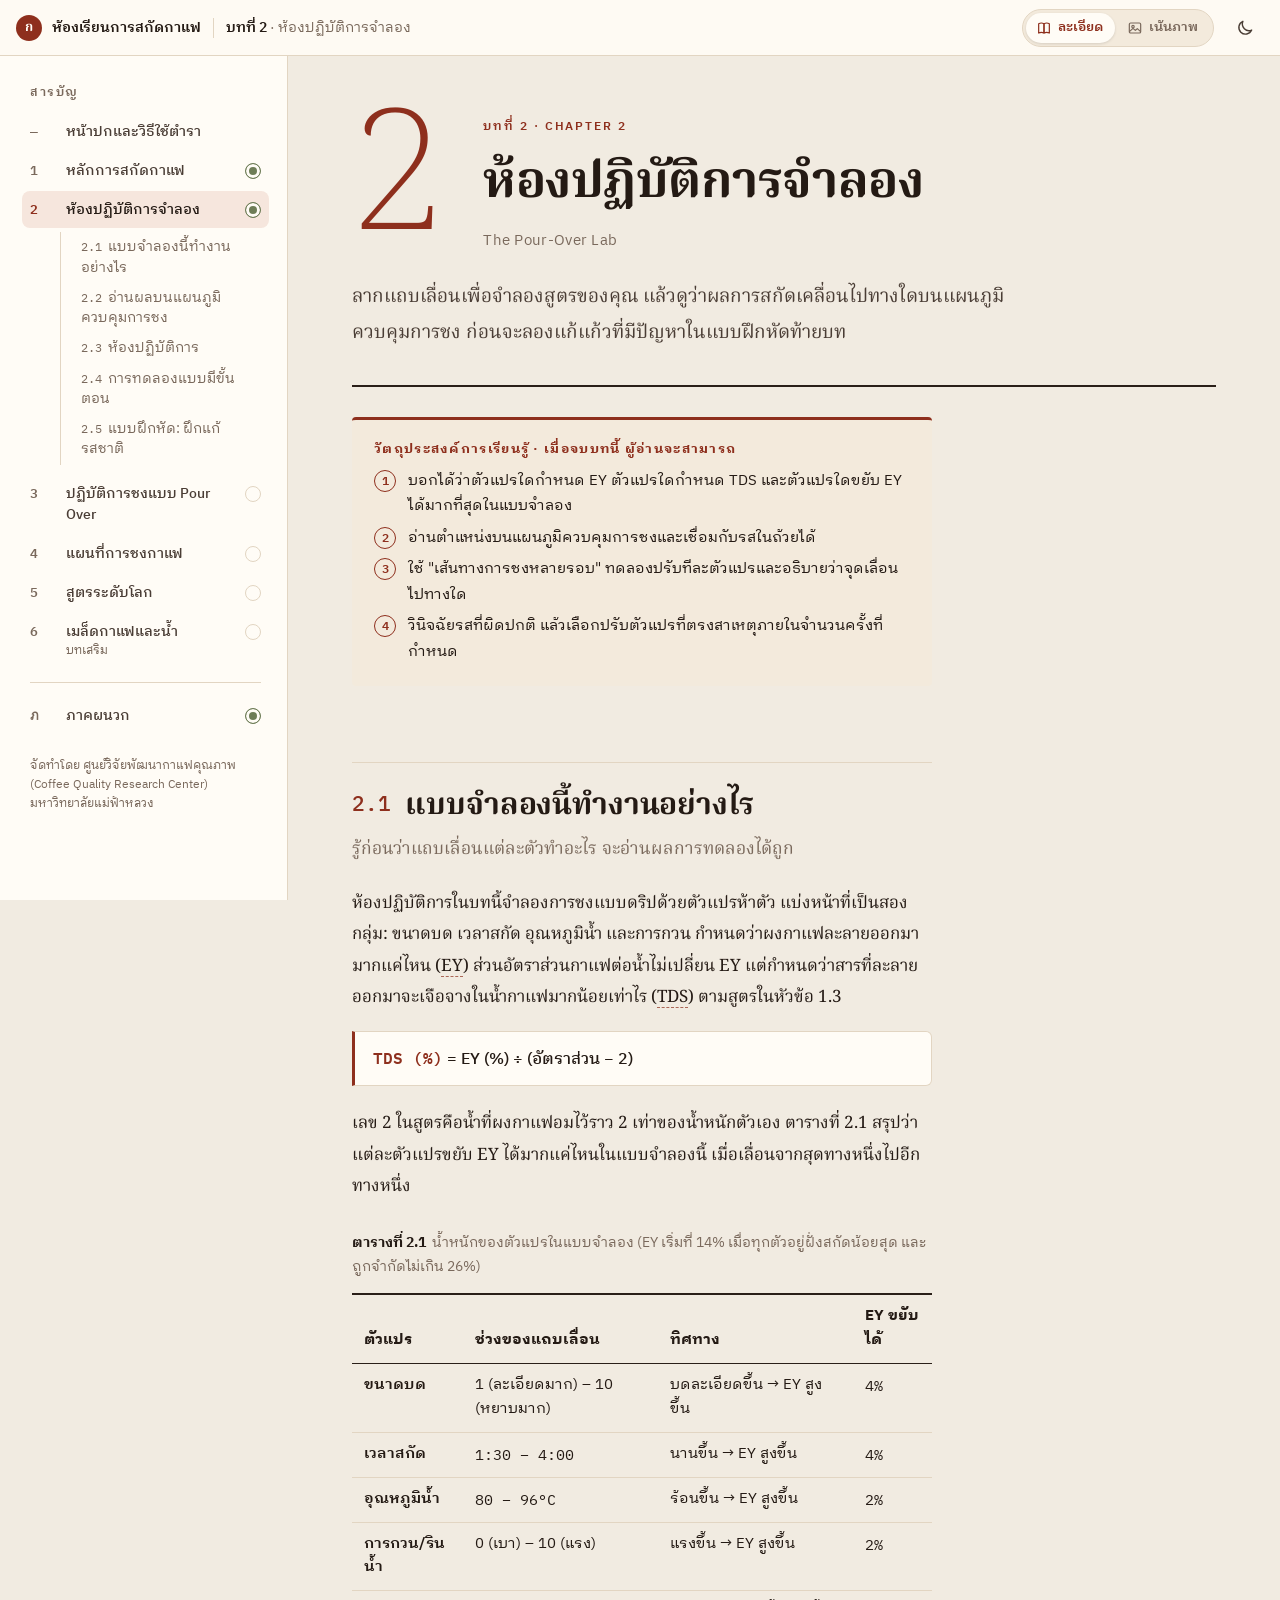
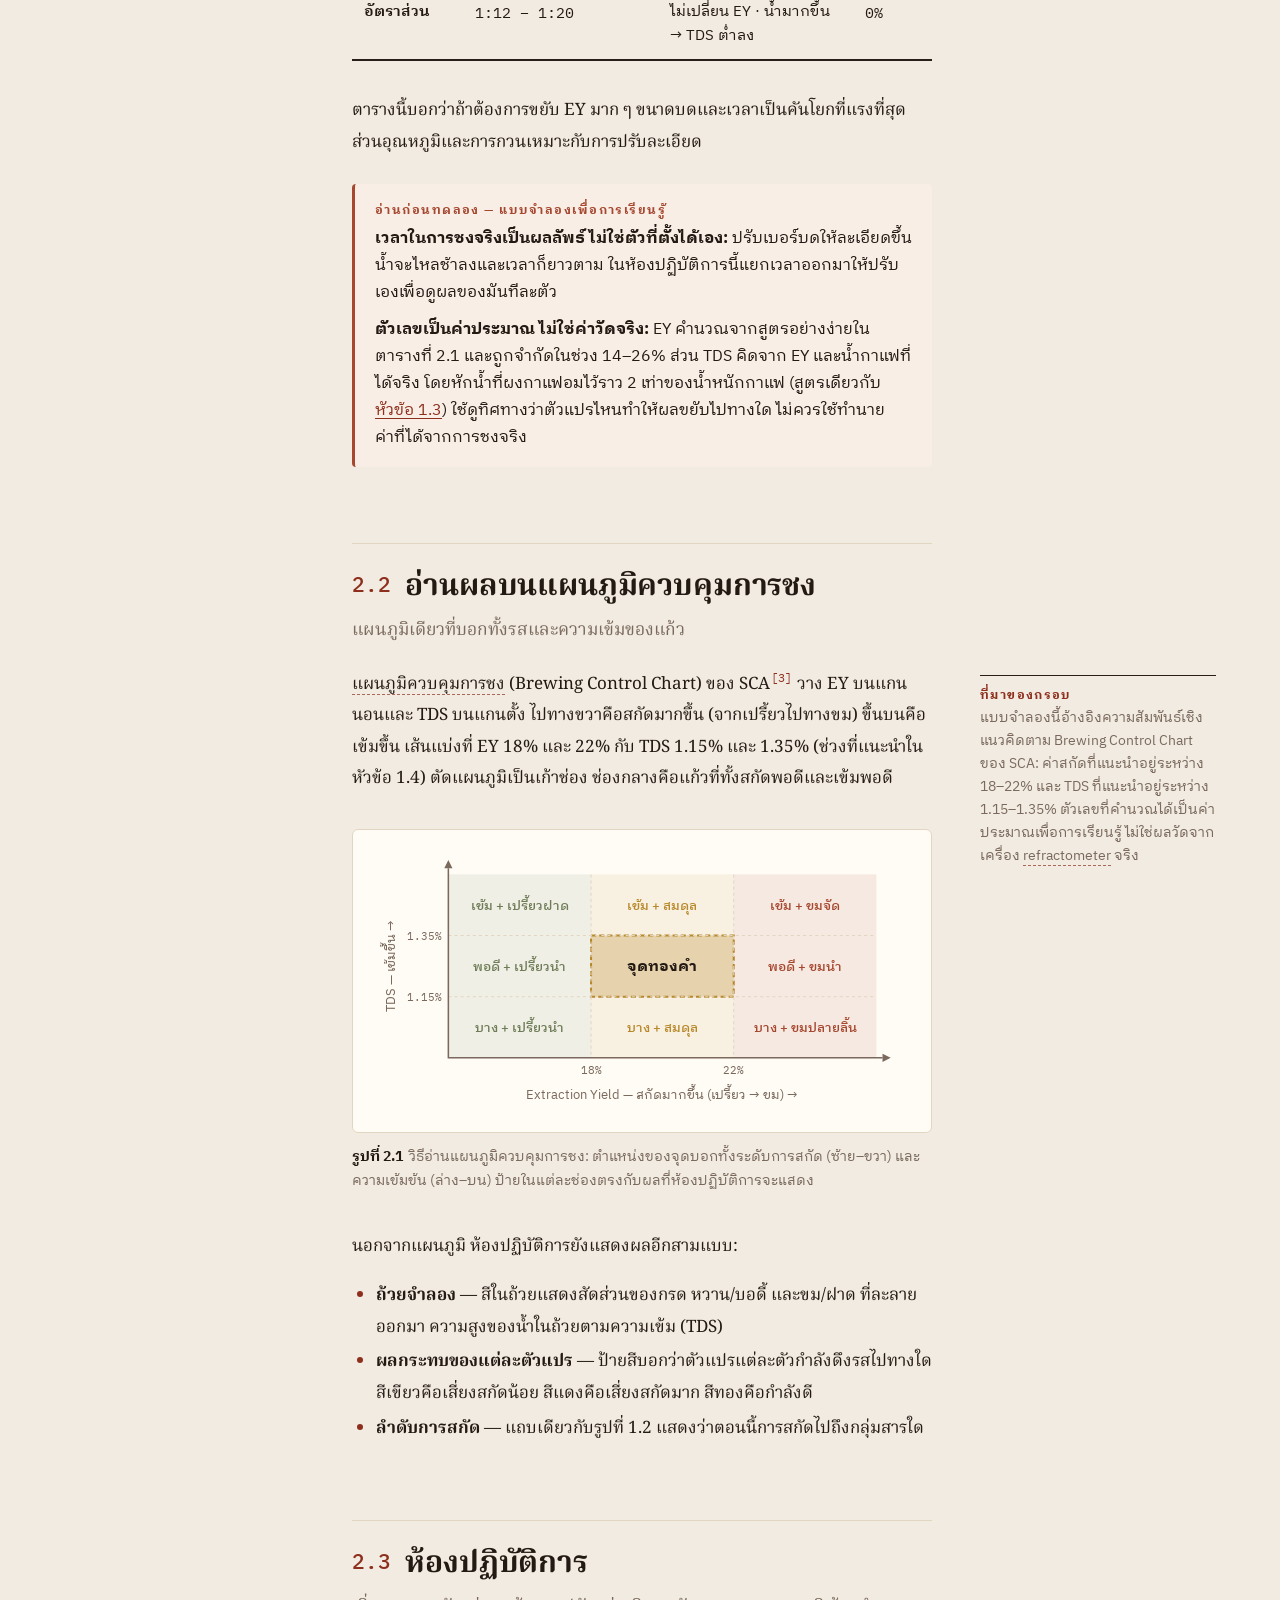
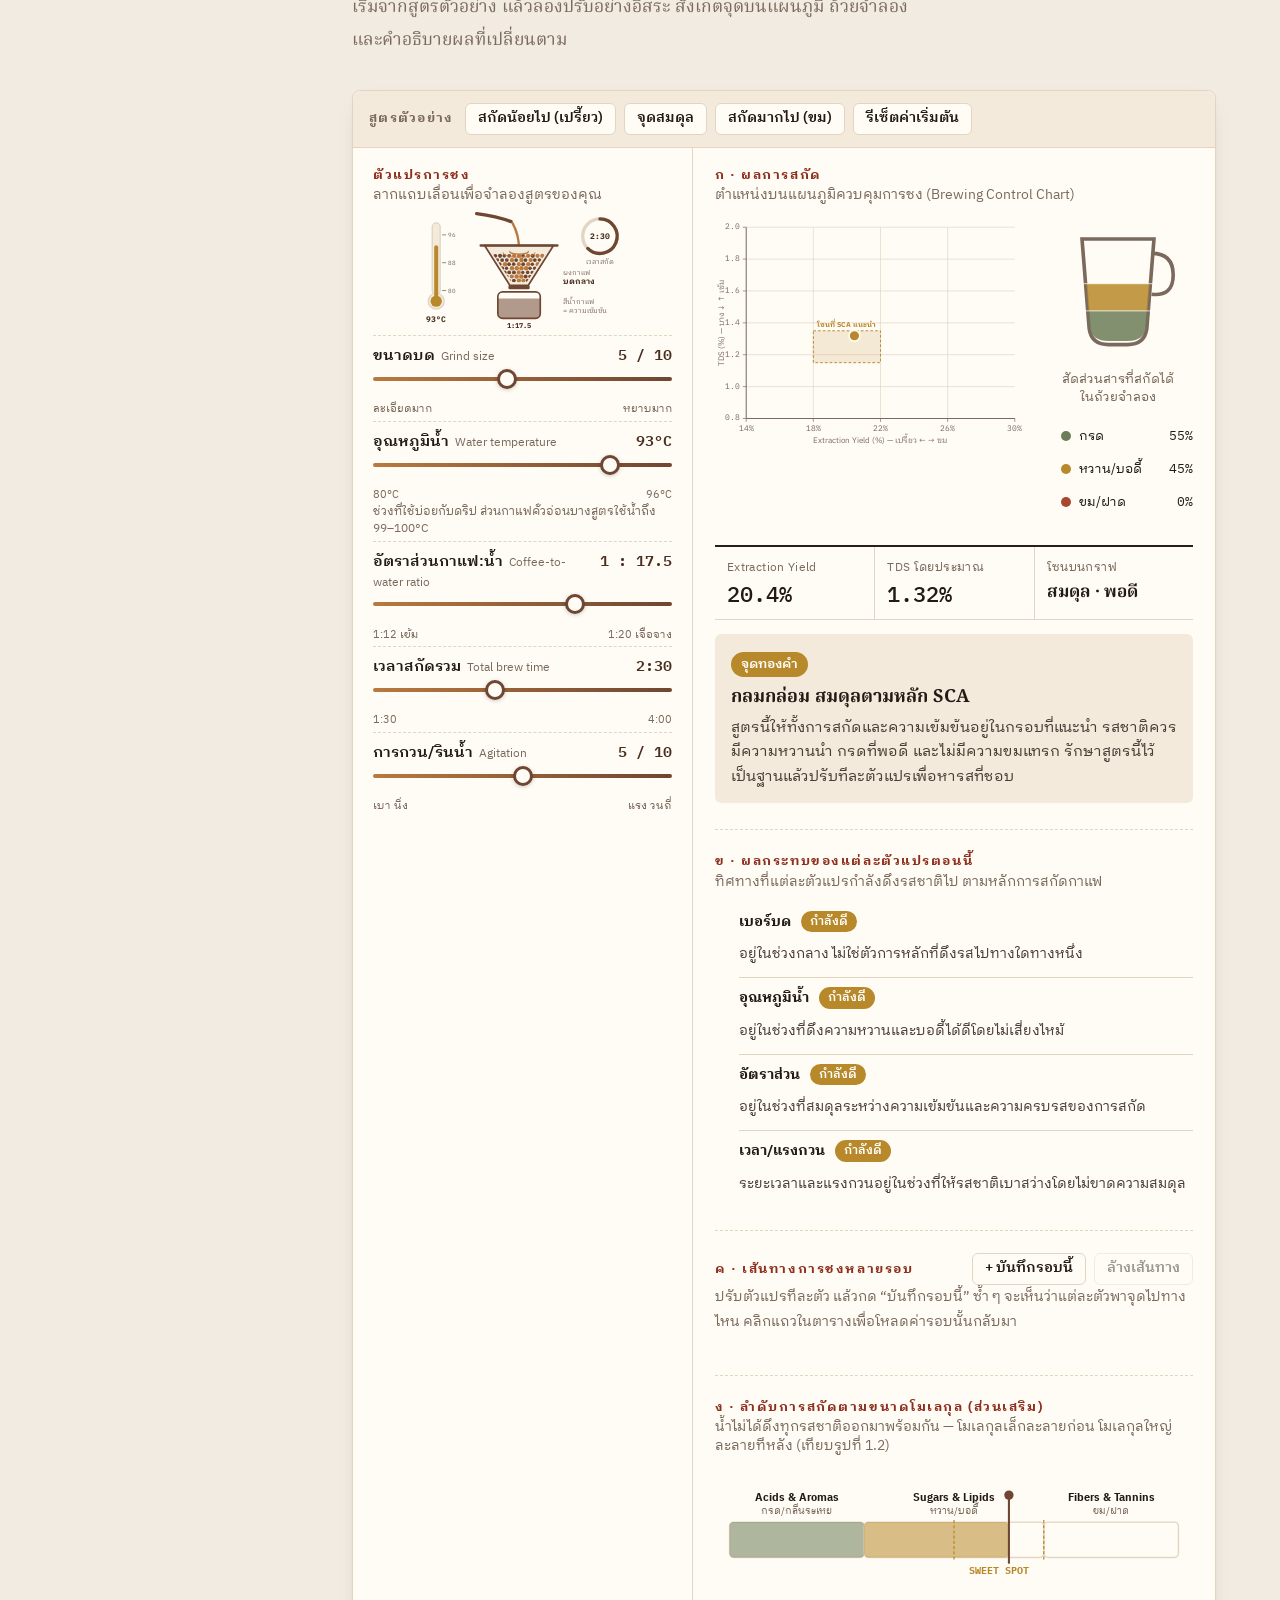
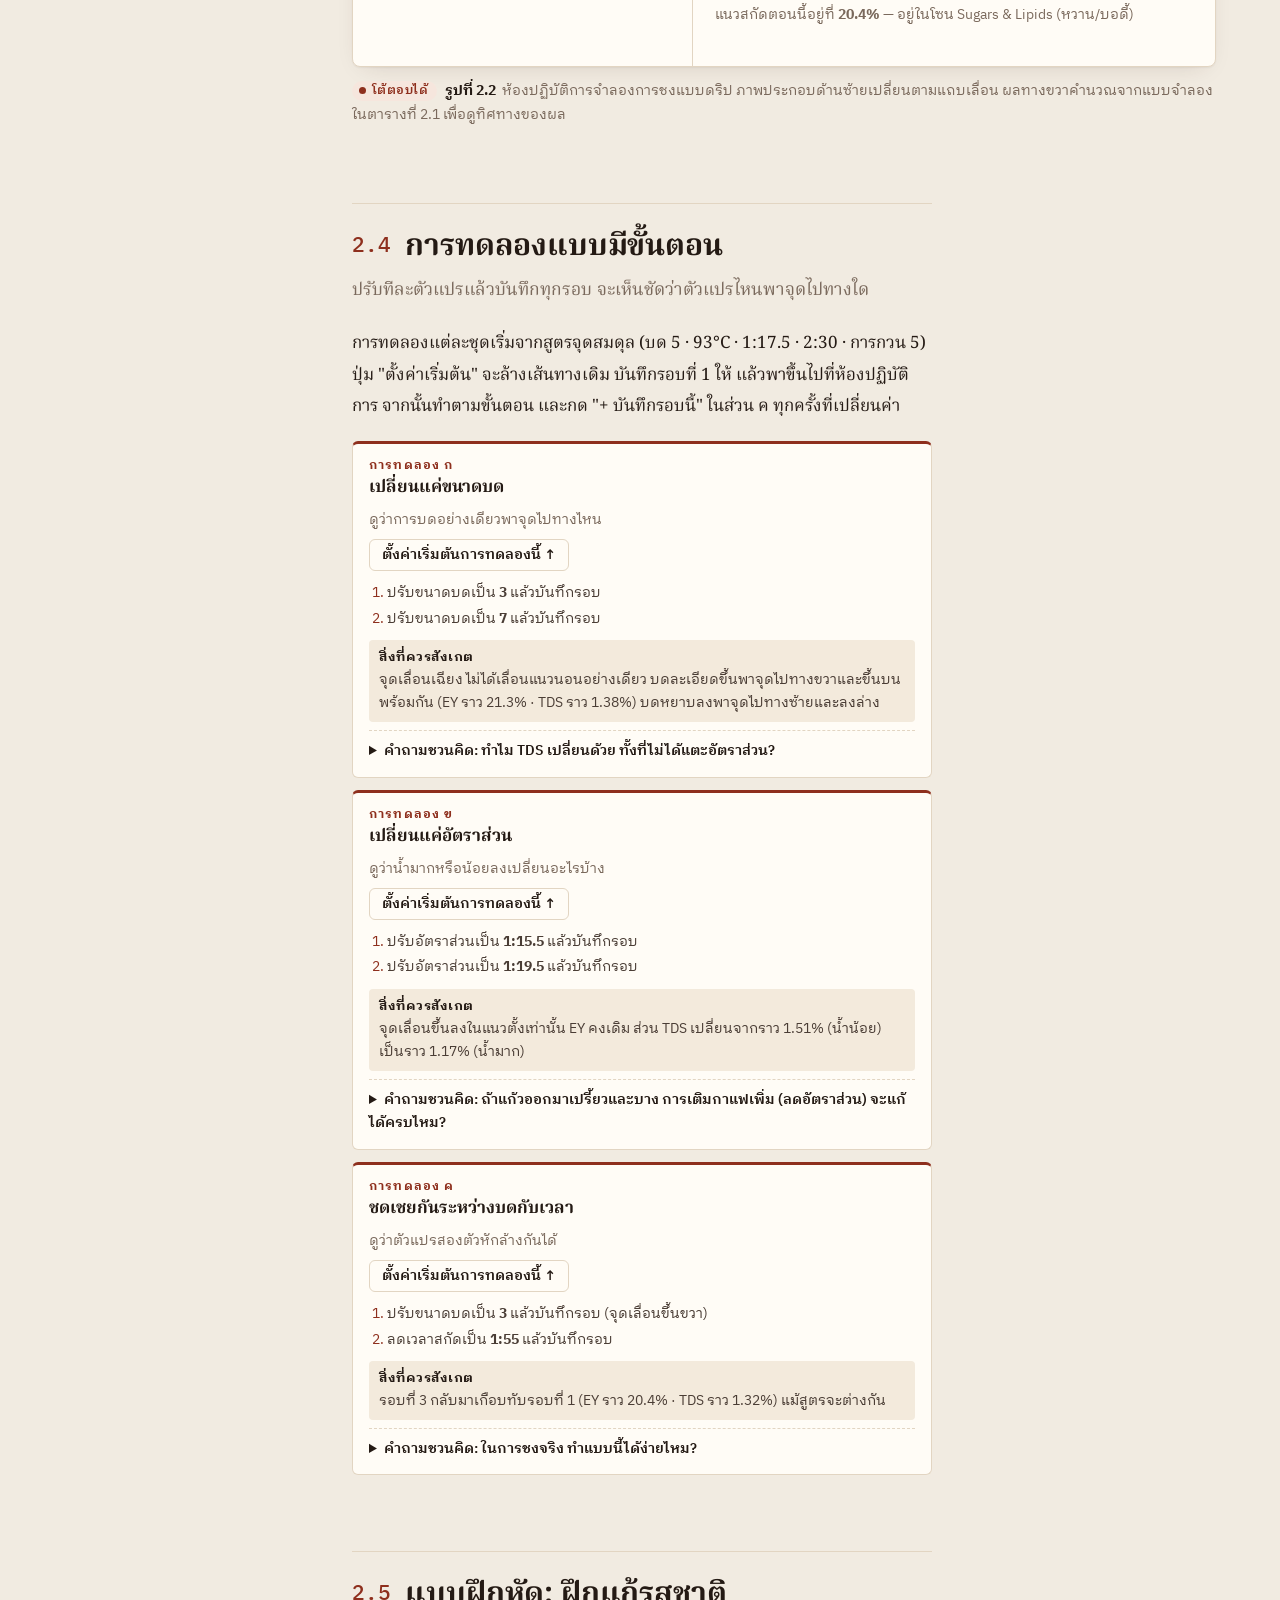
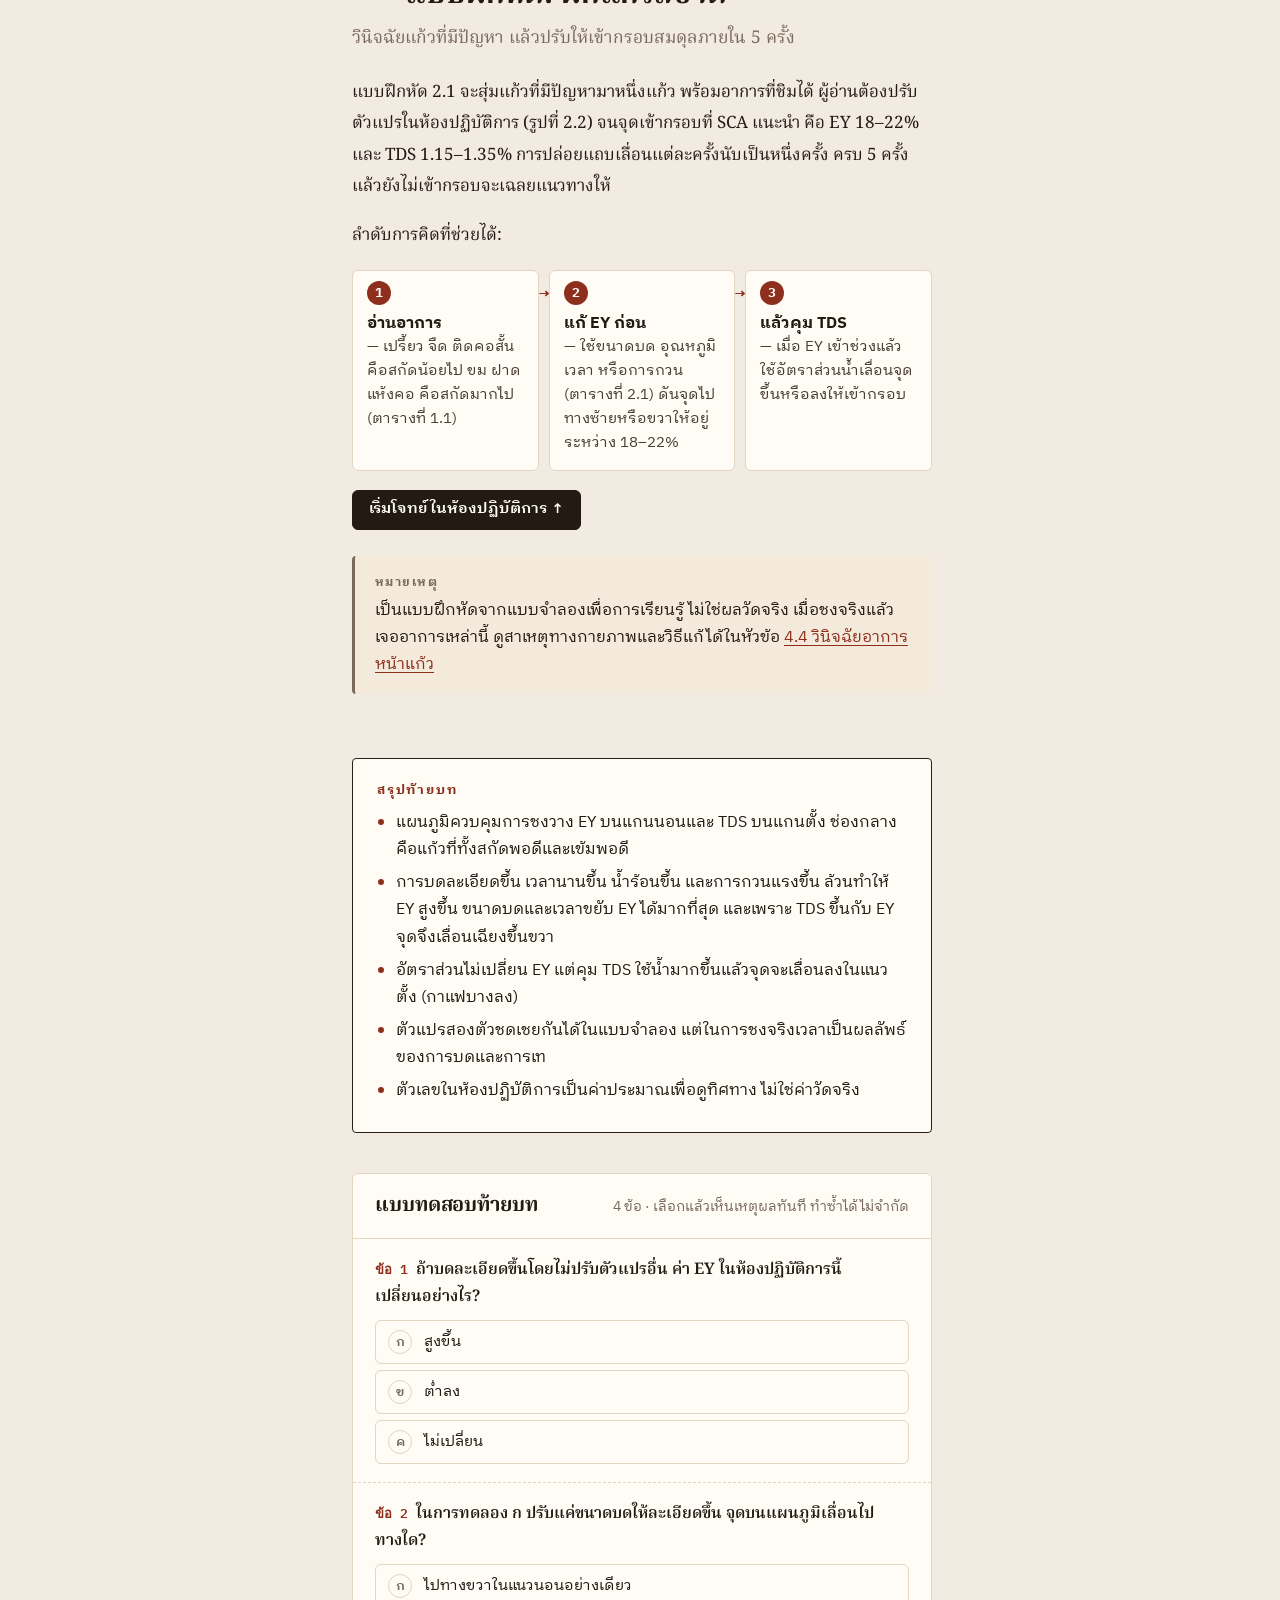
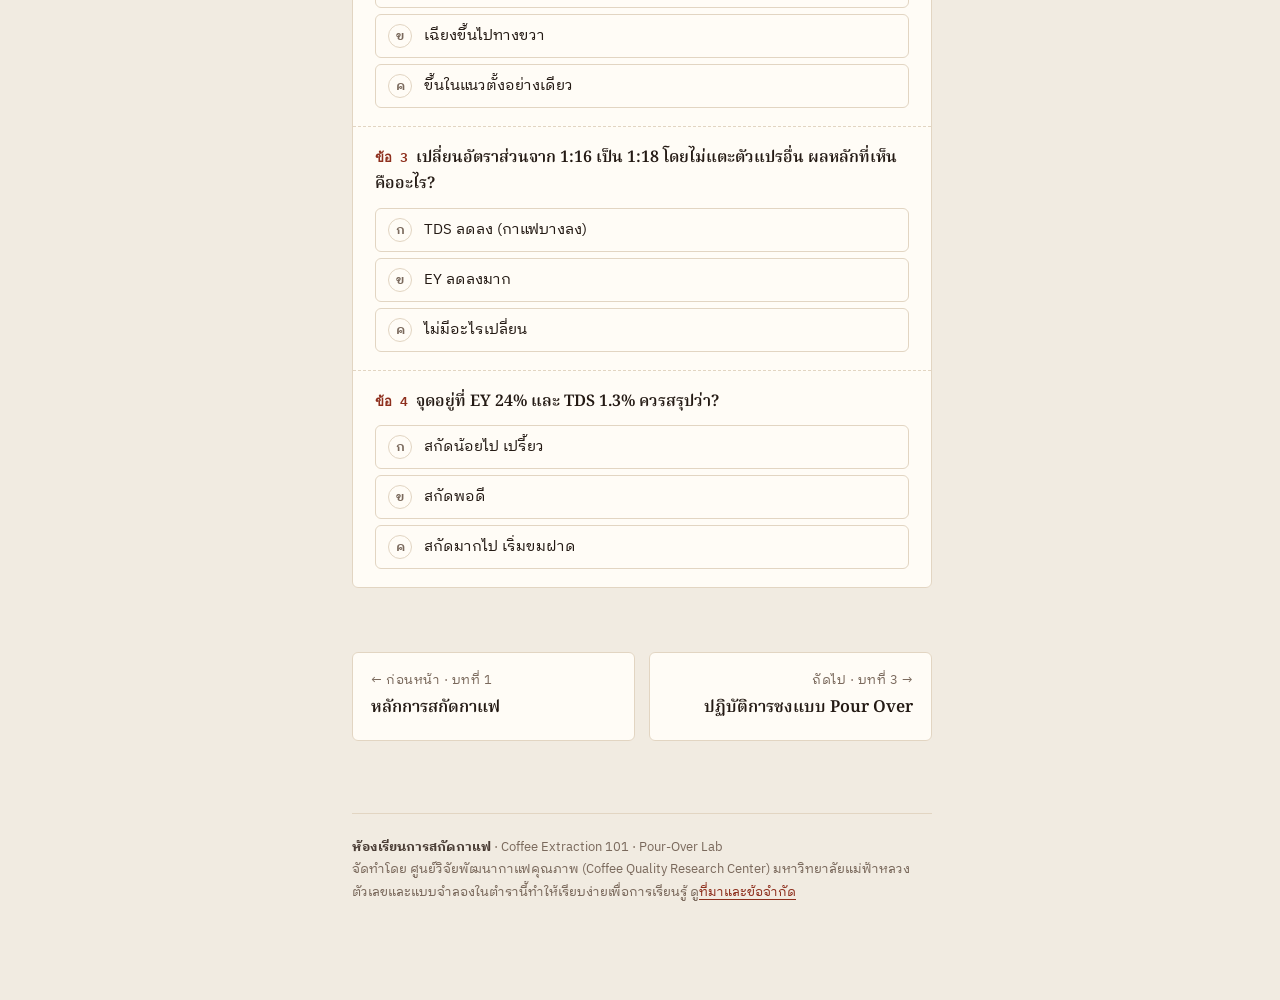
<file: interactive-book/ch2.html>
<!doctype html>
<html lang="th">
<head>
<meta charset="utf-8">
<meta name="viewport" content="width=device-width,initial-scale=1,viewport-fit=cover">
<title>บทที่ 2 ห้องปฏิบัติการจำลอง · ห้องเรียนการสกัดกาแฟ</title>
<meta name="description" content="ปรับขนาดบด อุณหภูมิ อัตราส่วน เวลา และการกวน แล้วดูผลบนแผนภูมิควบคุมการชง พร้อมแบบฝึกหัดฝึกแก้รสชาติ">
<link rel="preconnect" href="https://fonts.googleapis.com">
<link rel="preconnect" href="https://fonts.gstatic.com" crossorigin>
<link href="https://fonts.googleapis.com/css2?family=IBM+Plex+Mono:wght@400;500;600&family=IBM+Plex+Sans+Thai+Looped:wght@400;500;600;700&family=Noto+Serif+Thai:wght@200;400;500;600;700&display=swap" rel="stylesheet">
<link rel="stylesheet" href="assets/book.css">
<script>try{var d=document.documentElement,t=localStorage.getItem('book.theme'),m=localStorage.getItem('book.mode');if(t)d.setAttribute('data-theme',JSON.parse(t));if(m&&JSON.parse(m)==='visual')d.setAttribute('data-mode','visual');}catch(e){}</script>
</head>
<body class="book" data-page="ch2">
<main class="page" id="main"><div class="page-inner">
<header class="chapter-open">
  <span class="ch-num" aria-hidden="true">2</span>
  <p class="ch-label">บทที่ 2 · Chapter 2</p>
  <h1>ห้องปฏิบัติการจำลอง</h1>
  <p class="ch-en">The Pour-Over Lab</p>
  <p class="ch-lead">ลากแถบเลื่อนเพื่อจำลองสูตรของคุณ แล้วดูว่าผลการสกัดเคลื่อนไปทางใดบนแผนภูมิควบคุมการชง ก่อนจะลองแก้แก้วที่มีปัญหาในแบบฝึกหัดท้ายบท</p>
</header>

<article class="prose">
<div data-obj="ch2"></div>

<h2 id="s2-1"><span class="sec-no">2.1</span>แบบจำลองนี้ทำงานอย่างไร</h2>
<p class="dek">รู้ก่อนว่าแถบเลื่อนแต่ละตัวทำอะไร จะอ่านผลการทดลองได้ถูก</p>
<p class="gist">บด · เวลา · อุณหภูมิ · การกวน → EY &nbsp;|&nbsp; อัตราส่วน → TDS</p>
<p>ห้องปฏิบัติการในบทนี้จำลองการชงแบบดริปด้วยตัวแปรห้าตัว แบ่งหน้าที่เป็นสองกลุ่ม: ขนาดบด เวลาสกัด อุณหภูมิน้ำ และการกวน กำหนดว่าผงกาแฟละลายออกมามากแค่ไหน (<a class="term" data-term="ey" href="appendix.html#g-ey">EY</a>) ส่วนอัตราส่วนกาแฟต่อน้ำไม่เปลี่ยน EY แต่กำหนดว่าสารที่ละลายออกมาจะเจือจางในน้ำกาแฟมากน้อยเท่าไร (<a class="term" data-term="tds" href="appendix.html#g-tds">TDS</a>) ตามสูตรในหัวข้อ 1.3</p>
<p class="formula"><span class="f-name">TDS (%)</span> = EY (%) ÷ (อัตราส่วน − 2)</p>
<p>เลข 2 ในสูตรคือน้ำที่ผงกาแฟอมไว้ราว 2 เท่าของน้ำหนักตัวเอง ตารางที่ 2.1 สรุปว่าแต่ละตัวแปรขยับ EY ได้มากแค่ไหนในแบบจำลองนี้ เมื่อเลื่อนจากสุดทางหนึ่งไปอีกทางหนึ่ง</p>
<div class="tbl-wrap">
  <p class="tbl-cap"><span class="fig-label">ตารางที่ 2.1</span>น้ำหนักของตัวแปรในแบบจำลอง (EY เริ่มที่ 14% เมื่อทุกตัวอยู่ฝั่งสกัดน้อยสุด และถูกจำกัดไม่เกิน 26%)</p>
  <table class="tbl">
    <thead><tr><th>ตัวแปร</th><th>ช่วงของแถบเลื่อน</th><th>ทิศทาง</th><th>EY ขยับได้</th></tr></thead>
    <tbody>
      <tr><td>ขนาดบด</td><td>1 (ละเอียดมาก) – 10 (หยาบมาก)</td><td>บดละเอียดขึ้น → EY สูงขึ้น</td><td class="num">4%</td></tr>
      <tr><td>เวลาสกัด</td><td class="num">1:30 – 4:00</td><td>นานขึ้น → EY สูงขึ้น</td><td class="num">4%</td></tr>
      <tr><td>อุณหภูมิน้ำ</td><td class="num">80 – 96°C</td><td>ร้อนขึ้น → EY สูงขึ้น</td><td class="num">2%</td></tr>
      <tr><td>การกวน/รินน้ำ</td><td>0 (เบา) – 10 (แรง)</td><td>แรงขึ้น → EY สูงขึ้น</td><td class="num">2%</td></tr>
      <tr><td>อัตราส่วน</td><td class="num">1:12 – 1:20</td><td>ไม่เปลี่ยน EY · น้ำมากขึ้น → TDS ต่ำลง</td><td class="num">0%</td></tr>
    </tbody>
  </table>
</div>
<p>ตารางนี้บอกว่าถ้าต้องการขยับ EY มาก ๆ ขนาดบดและเวลาเป็นคันโยกที่แรงที่สุด ส่วนอุณหภูมิและการกวนเหมาะกับการปรับละเอียด</p>
<div class="callout warn">
  <span class="callout-label">อ่านก่อนทดลอง — แบบจำลองเพื่อการเรียนรู้</span>
  <p><strong>เวลาในการชงจริงเป็นผลลัพธ์ ไม่ใช่ตัวที่ตั้งได้เอง:</strong> ปรับเบอร์บดให้ละเอียดขึ้น น้ำจะไหลช้าลงและเวลาก็ยาวตาม ในห้องปฏิบัติการนี้แยกเวลาออกมาให้ปรับเองเพื่อดูผลของมันทีละตัว</p>
  <p><strong>ตัวเลขเป็นค่าประมาณ ไม่ใช่ค่าวัดจริง:</strong> EY คำนวณจากสูตรอย่างง่ายในตารางที่ 2.1 และถูกจำกัดในช่วง 14–26% ส่วน TDS คิดจาก EY และน้ำกาแฟที่ได้จริง โดยหักน้ำที่ผงกาแฟอมไว้ราว 2 เท่าของน้ำหนักกาแฟ (สูตรเดียวกับ<a href="ch1.html#s1-3">หัวข้อ 1.3</a>) ใช้ดูทิศทางว่าตัวแปรไหนทำให้ผลขยับไปทางใด ไม่ควรใช้ทำนายค่าที่ได้จากการชงจริง</p>
</div>

<h2 id="s2-2"><span class="sec-no">2.2</span>อ่านผลบนแผนภูมิควบคุมการชง</h2>
<p class="dek">แผนภูมิเดียวที่บอกทั้งรสและความเข้มของแก้ว</p>
<p class="gist">ขวา = ขม · บน = เข้ม · ช่องกลาง = ดีที่สุด</p>
<aside class="sidenote"><span class="sn-label">ที่มาของกรอบ</span>แบบจำลองนี้อ้างอิงความสัมพันธ์เชิงแนวคิดตาม Brewing Control Chart ของ SCA: ค่าสกัดที่แนะนำอยู่ระหว่าง 18–22% และ TDS ที่แนะนำอยู่ระหว่าง 1.15–1.35% ตัวเลขที่คำนวณได้เป็นค่าประมาณเพื่อการเรียนรู้ ไม่ใช่ผลวัดจากเครื่อง <a class="term" data-term="refractometer" href="appendix.html#g-refractometer">refractometer</a> จริง</aside>
<p><a class="term" data-term="bcc" href="appendix.html#g-bcc">แผนภูมิควบคุมการชง</a> (Brewing Control Chart) ของ SCA<sup class="cite"><a href="appendix.html#ref-3" data-ref="3">3</a></sup> วาง EY บนแกนนอนและ TDS บนแกนตั้ง ไปทางขวาคือสกัดมากขึ้น (จากเปรี้ยวไปทางขม) ขึ้นบนคือเข้มขึ้น เส้นแบ่งที่ EY 18% และ 22% กับ TDS 1.15% และ 1.35% (ช่วงที่แนะนำในหัวข้อ 1.4) ตัดแผนภูมิเป็นเก้าช่อง ช่องกลางคือแก้วที่ทั้งสกัดพอดีและเข้มพอดี</p>
<figure class="fig read-map">
  <div class="fig-body"><svg viewBox="0 0 520 250" role="img" aria-label="แผนผังเก้าช่องสำหรับอ่านแผนภูมิควบคุมการชง: แกนนอน EY แบ่งเป็นเปรี้ยว สมดุล ขม แกนตั้ง TDS แบ่งเป็นบาง พอดี เข้ม ช่องกลางคือจุดทองคำ"><rect x="70" y="20" width="140" height="180" fill="var(--sage)" fill-opacity=".10"/><text x="140.0" y="55.0" text-anchor="middle" font-size="13" font-weight="500" fill="var(--sage)" font-family="IBM Plex Sans Thai Looped, sans-serif">เข้ม + เปรี้ยวฝาด</text><text x="140.0" y="115.0" text-anchor="middle" font-size="13" font-weight="500" fill="var(--sage)" font-family="IBM Plex Sans Thai Looped, sans-serif">พอดี + เปรี้ยวนำ</text><text x="140.0" y="175.0" text-anchor="middle" font-size="13" font-weight="500" fill="var(--sage)" font-family="IBM Plex Sans Thai Looped, sans-serif">บาง + เปรี้ยวนำ</text><rect x="210" y="20" width="140" height="180" fill="var(--gold)" fill-opacity=".10"/><text x="280.0" y="55.0" text-anchor="middle" font-size="13" font-weight="500" fill="var(--gold)" font-family="IBM Plex Sans Thai Looped, sans-serif">เข้ม + สมดุล</text><rect x="210" y="80" width="140" height="60" fill="var(--gold)" fill-opacity=".28" stroke="var(--gold)" stroke-width="2" stroke-dasharray="5 3"/><text x="280.0" y="115.0" text-anchor="middle" font-size="15" font-weight="700" fill="var(--ink)" font-family="IBM Plex Sans Thai Looped, sans-serif">จุดทองคำ</text><text x="280.0" y="175.0" text-anchor="middle" font-size="13" font-weight="500" fill="var(--gold)" font-family="IBM Plex Sans Thai Looped, sans-serif">บาง + สมดุล</text><rect x="350" y="20" width="140" height="180" fill="var(--rust)" fill-opacity=".10"/><text x="420.0" y="55.0" text-anchor="middle" font-size="13" font-weight="500" fill="var(--rust)" font-family="IBM Plex Sans Thai Looped, sans-serif">เข้ม + ขมจัด</text><text x="420.0" y="115.0" text-anchor="middle" font-size="13" font-weight="500" fill="var(--rust)" font-family="IBM Plex Sans Thai Looped, sans-serif">พอดี + ขมนำ</text><text x="420.0" y="175.0" text-anchor="middle" font-size="13" font-weight="500" fill="var(--rust)" font-family="IBM Plex Sans Thai Looped, sans-serif">บาง + ขมปลายลิ้น</text><g stroke="var(--line)" stroke-width="1" stroke-dasharray="3 3"><line x1="210" y1="20" x2="210" y2="200"/><line x1="350" y1="20" x2="350" y2="200"/><line x1="70" y1="80" x2="490" y2="80"/><line x1="70" y1="140" x2="490" y2="140"/></g><path d="M70 14V200H496" fill="none" stroke="var(--ink-dim)" stroke-width="1.5"/><path d="M496 196l8 4-8 4zM66 14l4-8 4 8z" fill="var(--ink-dim)"/><g font-size="11" fill="var(--ink-dim)" font-family="IBM Plex Mono, monospace" text-anchor="middle"><text x="210" y="216">18%</text><text x="350" y="216">22%</text></g><g font-size="11" fill="var(--ink-dim)" font-family="IBM Plex Mono, monospace" text-anchor="end"><text x="64" y="84">1.35%</text><text x="64" y="144">1.15%</text></g><text x="280" y="240" text-anchor="middle" font-size="12.5" fill="var(--ink-dim)" font-family="IBM Plex Sans Thai Looped, sans-serif">Extraction Yield — สกัดมากขึ้น (เปรี้ยว → ขม) →</text><text x="-110" y="18" transform="rotate(-90)" text-anchor="middle" font-size="12.5" fill="var(--ink-dim)" font-family="IBM Plex Sans Thai Looped, sans-serif">TDS — เข้มขึ้น →</text></svg></div>
  <figcaption><span class="fig-label">รูปที่ 2.1</span>วิธีอ่านแผนภูมิควบคุมการชง: ตำแหน่งของจุดบอกทั้งระดับการสกัด (ซ้าย–ขวา) และความเข้มข้น (ล่าง–บน) ป้ายในแต่ละช่องตรงกับผลที่ห้องปฏิบัติการจะแสดง</figcaption>
</figure>
<p>นอกจากแผนภูมิ ห้องปฏิบัติการยังแสดงผลอีกสามแบบ:</p>
<ul>
  <li><strong>ถ้วยจำลอง</strong> — สีในถ้วยแสดงสัดส่วนของกรด หวาน/บอดี้ และขม/ฝาด ที่ละลายออกมา ความสูงของน้ำในถ้วยตามความเข้ม (TDS)</li>
  <li><strong>ผลกระทบของแต่ละตัวแปร</strong> — ป้ายสีบอกว่าตัวแปรแต่ละตัวกำลังดึงรสไปทางใด สีเขียวคือเสี่ยงสกัดน้อย สีแดงคือเสี่ยงสกัดมาก สีทองคือกำลังดี</li>
  <li><strong>ลำดับการสกัด</strong> — แถบเดียวกับรูปที่ 1.2 แสดงว่าตอนนี้การสกัดไปถึงกลุ่มสารใด</li>
</ul>

<h2 id="s2-3"><span class="sec-no">2.3</span>ห้องปฏิบัติการ</h2>
<p class="dek">เริ่มจากสูตรตัวอย่าง แล้วลองปรับอย่างอิสระ สังเกตจุดบนแผนภูมิ ถ้วยจำลอง และคำอธิบายผลที่เปลี่ยนตาม</p>
<p class="gist">ลากตัวเลื่อน ดูจุดเคลื่อน</p>
<figure class="fig wide" id="lab-fig">
  <div class="lab" id="lab">
    <div class="exercise" id="exercise" hidden>
      <div class="ex-head">
        <span class="ex-label">แบบฝึกหัด 2.1</span>
        <span class="ex-title">ฝึกแก้รสชาติ (Dial-in Challenge)</span>
        <button class="btn primary small" id="ch-start" type="button">สลับโจทย์</button>
        <button class="btn small" id="ch-close" type="button">ปิดโจทย์</button>
      </div>
      <p class="ex-intro" id="ch-intro" hidden>ปรับแถบเลื่อนด้านล่างให้ EY อยู่ที่ 18–22% และ TDS 1.15–1.35% ภายใน 5 ครั้ง (ดูวิธีคิดในหัวข้อ 2.5)</p>
      <div id="ch-active" hidden>
        <p class="ex-problem"><strong id="ch-title"></strong><span id="ch-desc"></span></p>
        <div class="ex-meta">
          <span>เป้าหมาย <span class="mono">EY 18–22% · TDS 1.15–1.35%</span></span>
          <span class="ch-moves" id="ch-moves" aria-live="polite"></span>
        </div>
        <div class="ex-actions">
          <button class="btn small" id="ch-hint" type="button">ขอคำใบ้</button>
          <button class="btn small" id="ch-giveup" type="button">ยอมแพ้</button>
        </div>
        <p class="ex-hint" id="ch-hint-text" hidden></p>
      </div>
      <div class="verdict ex-result" id="ch-result" hidden aria-live="polite">
        <span class="verdict-tag" id="ch-result-tag"></span>
        <h4 id="ch-result-title"></h4>
        <p id="ch-result-body"></p>
      </div>
    </div>

    <div class="lab-bar">
      <span class="lb-label">สูตรตัวอย่าง</span>
      <button class="btn small preset-btn" data-preset="under" type="button">สกัดน้อยไป (เปรี้ยว)</button>
      <button class="btn small preset-btn" data-preset="balanced" type="button">จุดสมดุล</button>
      <button class="btn small preset-btn" data-preset="over" type="button">สกัดมากไป (ขม)</button>
      <button class="btn small preset-btn" data-preset="reset" type="button">รีเซ็ตค่าเริ่มต้น</button>
    </div>

    <div class="lab-mini" id="lab-mini" aria-hidden="true"><span>EY <b id="mini-ey">–</b></span><span>TDS <b id="mini-tds">–</b></span><span class="lab-mini-tag" id="mini-tag"></span></div>

    <div class="lab-grid">
      <div class="lab-controls"><div class="lab-controls-inner">
        <h3 class="lab-h">ตัวแปรการชง<span class="sub">ลากแถบเลื่อนเพื่อจำลองสูตรของคุณ</span></h3>
        <figure class="rig-fig" aria-label="ภาพจำลองสูตรปัจจุบัน"><svg viewBox="0 0 330 178" id="rig" role="img" aria-label="ภาพจำลองที่เปลี่ยนตามแถบเลื่อน: ขนาดผงกาแฟในดริปเปอร์ เทอร์โมมิเตอร์ สายน้ำและการกวน ความเข้มของน้ำกาแฟ และเวลาสกัด">
          <defs><clipPath id="rig-clip"><path d="M117 60 H203 L171 108 H149 Z"/></clipPath><clipPath id="rig-server-clip"><rect x="128" y="122" width="64" height="40" rx="7"/></clipPath></defs>
          <rect x="29" y="18" width="12" height="108" rx="6" fill="var(--paper-2)" stroke="var(--line)" stroke-width="2"/>
          <circle cx="35" cy="136" r="12" fill="var(--paper-2)" stroke="var(--line)" stroke-width="2"/>
          <rect id="rig-therm" x="32" y="60" width="6" height="70" rx="3" fill="var(--gold)"/>
          <circle id="rig-bulb" cx="35" cy="136" r="8.5" fill="var(--gold)"/>
          <g stroke="var(--ink-dim)" stroke-width="1.2"><line x1="44" y1="36" x2="50" y2="36"/><line x1="44" y1="78" x2="50" y2="78"/><line x1="44" y1="120" x2="50" y2="120"/></g>
          <g font-family="IBM Plex Mono, monospace" font-size="9" fill="var(--ink-dim)"><text x="53" y="39">96</text><text x="53" y="81">88</text><text x="53" y="123">80</text></g>
          <text id="rig-temp-txt" x="35" y="168" text-anchor="middle" font-size="12" font-weight="700" fill="var(--coffee-strong)" font-family="IBM Plex Mono, monospace">93°C</text>
          <path d="M96 4 q30 4 52 12" fill="none" stroke="var(--coffee)" stroke-width="5" stroke-linecap="round"/>
          <path id="rig-stream" d="M150 18 q10 18 10 40" fill="none" stroke="var(--caramel)" stroke-width="3" stroke-linecap="round"/>
          <path d="M108 52 H212 L174 112 H146 Z" fill="var(--paper-2)" stroke="var(--coffee)" stroke-width="2.5" stroke-linejoin="round"/>
          <line x1="102" y1="52" x2="218" y2="52" stroke="var(--coffee)" stroke-width="3.5" stroke-linecap="round"/>
          <g id="rig-bed" clip-path="url(#rig-clip)"></g>
          <g id="rig-swirl" fill="none" stroke="var(--caramel)" stroke-width="1.8" stroke-linecap="round">
            <path d="M146 61 a14 4 0 1 0 28 0"/><path d="M136 63 a24 6.5 0 1 0 48 0"/><path d="M126 65 a34 9 0 1 0 68 0"/>
          </g>
          <rect x="144" y="112" width="32" height="6" rx="2" fill="var(--coffee)"/>
          <rect x="128" y="122" width="64" height="40" rx="7" fill="var(--paper)" stroke="var(--coffee)" stroke-width="2.5"/>
          <rect id="rig-liquid" x="128" y="132" width="64" height="30" fill="var(--coffee)" clip-path="url(#rig-server-clip)"/>
          <text id="rig-ratio-txt" x="160" y="176" text-anchor="middle" font-size="11" font-weight="700" fill="var(--coffee-strong)" font-family="IBM Plex Mono, monospace">1:17.5</text>
          <text x="226" y="96" font-size="11" fill="var(--ink-dim)" font-family="IBM Plex Sans Thai Looped, sans-serif">ผงกาแฟ</text>
          <text id="rig-grind-txt" x="226" y="110" font-size="11.5" font-weight="700" fill="var(--coffee-strong)" font-family="IBM Plex Sans Thai Looped, sans-serif">บดกลาง</text>
          <circle cx="282" cy="38" r="26" fill="none" stroke="var(--line)" stroke-width="5"/>
          <path id="rig-arc" d="" fill="none" stroke="var(--coffee)" stroke-width="5" stroke-linecap="round"/>
          <text id="rig-time-txt" x="282" y="42" text-anchor="middle" font-size="12" font-weight="700" fill="var(--coffee-strong)" font-family="IBM Plex Mono, monospace">2:30</text>
          <text x="282" y="80" text-anchor="middle" font-size="11" fill="var(--ink-dim)" font-family="IBM Plex Sans Thai Looped, sans-serif">เวลาสกัด</text>
          <text x="226" y="140" font-size="11" fill="var(--ink-dim)" font-family="IBM Plex Sans Thai Looped, sans-serif">สีน้ำกาแฟ</text>
          <text x="226" y="154" font-size="11" fill="var(--ink-dim)" font-family="IBM Plex Sans Thai Looped, sans-serif">= ความเข้มข้น</text>
        </svg></figure>
      <div class="control">
        <div class="control-head">
          <span class="control-label">ขนาดบด<span class="en">Grind size</span></span>
          <span class="control-value mono" id="val-grind">5 / 10</span>
        </div>
        <input type="range" id="grind" min="1" max="10" step="1" value="5">
        <div class="scale-labels"><span>ละเอียดมาก</span><span>หยาบมาก</span></div>
      </div>

      <div class="control">
        <div class="control-head">
          <span class="control-label">อุณหภูมิน้ำ<span class="en">Water temperature</span></span>
          <span class="control-value mono" id="val-temp">93°C</span>
        </div>
        <input type="range" id="temp" min="80" max="96" step="1" value="93">
        <div class="scale-labels"><span>80°C</span><span>96°C</span></div>
        <p class="range-note">ช่วงที่ใช้บ่อยกับดริป ส่วนกาแฟคั่วอ่อนบางสูตรใช้น้ำถึง 99–100°C</p>
      </div>

      <div class="control">
        <div class="control-head">
          <span class="control-label">อัตราส่วนกาแฟ:น้ำ<span class="en">Coffee-to-water ratio</span></span>
          <span class="control-value mono" id="val-ratio">1 : 17.5</span>
        </div>
        <input type="range" id="ratio" min="12" max="20" step="0.5" value="17.5">
        <div class="scale-labels"><span>1:12 เข้ม</span><span>1:20 เจือจาง</span></div>
      </div>

      <div class="control">
        <div class="control-head">
          <span class="control-label">เวลาสกัดรวม<span class="en">Total brew time</span></span>
          <span class="control-value mono" id="val-time">2:30</span>
        </div>
        <input type="range" id="time" min="90" max="240" step="5" value="150">
        <div class="scale-labels"><span>1:30</span><span>4:00</span></div>
      </div>

      <div class="control">
        <div class="control-head">
          <span class="control-label">การกวน/รินน้ำ<span class="en">Agitation</span></span>
          <span class="control-value mono" id="val-agitation">5 / 10</span>
        </div>
        <input type="range" id="agitation" min="0" max="10" step="1" value="5">
        <div class="scale-labels"><span>เบา นิ่ง</span><span>แรง วนถี่</span></div>
      </div>
      </div></div>

      <div class="lab-results">
        <div class="lab-block">
          <h3 class="lab-h">ก · ผลการสกัด<span class="sub">ตำแหน่งบนแผนภูมิควบคุมการชง (Brewing Control Chart)</span></h3>
        <div class="results-top">
          <div class="chart-box">
            <svg viewBox="0 0 460 340" id="chart" role="img" aria-label="กราฟแสดง Extraction Yield กับ TDS"></svg>
          </div>
          <div class="cup-box">
            <svg viewBox="0 0 100 120" id="cup" role="img" aria-label="สัดส่วนกรด น้ำตาล-บอดี้ และขมฝาดในถ้วย"></svg>
            <p class="cup-caption">สัดส่วนสารที่สกัดได้<br>ในถ้วยจำลอง</p>
            <ul class="cup-legend" id="cup-legend">
              <li><span class="dot" style="background:var(--sage)"></span>กรด <span class="mono" id="leg-acid">0%</span></li>
              <li><span class="dot" style="background:var(--gold)"></span>หวาน/บอดี้ <span class="mono" id="leg-sugar">0%</span></li>
              <li><span class="dot" style="background:var(--rust)"></span>ขม/ฝาด <span class="mono" id="leg-tannin">0%</span></li>
            </ul>
          </div>
        </div>
          <div class="metrics">
            <div class="metric"><div class="k">Extraction Yield</div><div class="v" id="m-ey">20.5%</div></div>
            <div class="metric"><div class="k">TDS โดยประมาณ</div><div class="v" id="m-tds">1.28%</div></div>
            <div class="metric"><div class="k">โซนบนกราฟ</div><div class="v text" id="m-zone">สมดุล</div></div>
          </div>
          <div class="verdict" id="verdict" aria-live="polite">
            <span class="verdict-tag" id="verdict-tag">จุดทองคำ</span>
            <h4 id="verdict-title">กลมกล่อม สมดุลตามหลัก SCA</h4>
            <p id="verdict-body"></p>
          </div>
        </div>

        <div class="lab-block">
          <h3 class="lab-h">ข · ผลกระทบของแต่ละตัวแปรตอนนี้<span class="sub">ทิศทางที่แต่ละตัวแปรกำลังดึงรสชาติไป ตามหลักการสกัดกาแฟ</span></h3>
          <ul class="factor-list" id="factor-list"></ul>
        </div>

        <div class="lab-block trail" aria-label="เส้นทางการชงหลายรอบ">
          <div class="trail-head">
            <h3 class="lab-h" style="margin:0">ค · เส้นทางการชงหลายรอบ</h3>
            <div class="ex-actions" style="margin:0">
              <button class="btn small" id="trail-save" type="button">+ บันทึกรอบนี้</button>
              <button class="btn small" id="trail-clear" type="button">ล้างเส้นทาง</button>
            </div>
          </div>
          <p class="trail-hint">ปรับตัวแปรทีละตัว แล้วกด “บันทึกรอบนี้” ซ้ำ ๆ จะเห็นว่าแต่ละตัวพาจุดไปทางไหน คลิกแถวในตารางเพื่อโหลดค่ารอบนั้นกลับมา</p>
          <div class="tbl-wrap" style="margin:0">
            <table class="tbl" id="trail-table" hidden>
              <thead><tr><th>#</th><th>สิ่งที่เปลี่ยน</th><th>EY</th><th>TDS</th></tr></thead>
              <tbody id="trail-body"></tbody>
            </table>
          </div>
        </div>
        <div class="lab-block seq-box">
          <h3 class="lab-h">ง · ลำดับการสกัดตามขนาดโมเลกุล (ส่วนเสริม)<span class="sub">น้ำไม่ได้ดึงทุกรสชาติออกมาพร้อมกัน — โมเลกุลเล็กละลายก่อน โมเลกุลใหญ่ละลายทีหลัง (เทียบรูปที่ 1.2)</span></h3>
          <svg viewBox="0 0 460 132" id="sequence" role="img" aria-label="แผนภาพลำดับการสกัดสารตามขนาดโมเลกุล"></svg>
          <p class="seq-caption" id="sequence-caption"></p>
        </div>
      </div>
    </div>
  </div>
  <figcaption><span class="badge-live">โต้ตอบได้</span><span class="fig-label">รูปที่ 2.2</span>ห้องปฏิบัติการจำลองการชงแบบดริป ภาพประกอบด้านซ้ายเปลี่ยนตามแถบเลื่อน ผลทางขวาคำนวณจากแบบจำลองในตารางที่ 2.1 เพื่อดูทิศทางของผล</figcaption>
</figure>

<h2 id="s2-4"><span class="sec-no">2.4</span>การทดลองแบบมีขั้นตอน</h2>
<p class="dek">ปรับทีละตัวแปรแล้วบันทึกทุกรอบ จะเห็นชัดว่าตัวแปรไหนพาจุดไปทางใด</p>
<p class="gist">ปรับทีละตัว · บันทึกทุกรอบ</p>
<p>การทดลองแต่ละชุดเริ่มจากสูตรจุดสมดุล (บด 5 · 93°C · 1:17.5 · 2:30 · การกวน 5) ปุ่ม "ตั้งค่าเริ่มต้น" จะล้างเส้นทางเดิม บันทึกรอบที่ 1 ให้ แล้วพาขึ้นไปที่ห้องปฏิบัติการ จากนั้นทำตามขั้นตอน และกด "+ บันทึกรอบนี้" ในส่วน ค ทุกครั้งที่เปลี่ยนค่า</p>
<div class="experiments">
  <div class="exp">
    <div class="exp-head"><span class="exp-label">การทดลอง ก</span><h3 class="keep">เปลี่ยนแค่ขนาดบด</h3></div>
    <p class="exp-goal">ดูว่าการบดอย่างเดียวพาจุดไปทางไหน</p>
    <button class="btn small" type="button" data-exp="a">ตั้งค่าเริ่มต้นการทดลองนี้ ↑</button>
    <ol class="exp-steps"><li>ปรับขนาดบดเป็น <b>3</b> แล้วบันทึกรอบ</li><li>ปรับขนาดบดเป็น <b>7</b> แล้วบันทึกรอบ</li></ol>
    <p class="exp-obs"><b>สิ่งที่ควรสังเกต</b> จุดเลื่อนเฉียง ไม่ได้เลื่อนแนวนอนอย่างเดียว บดละเอียดขึ้นพาจุดไปทางขวาและขึ้นบนพร้อมกัน (EY ราว 21.3% · TDS ราว 1.38%) บดหยาบลงพาจุดไปทางซ้ายและลงล่าง</p>
    <details class="exp-q"><summary>คำถามชวนคิด: ทำไม TDS เปลี่ยนด้วย ทั้งที่ไม่ได้แตะอัตราส่วน?</summary><p>เพราะ TDS = EY ÷ (อัตราส่วน − 2) เมื่อผงกาแฟละลายออกมามากขึ้น สารในแก้วก็มากขึ้น แก้วจึงเข้มขึ้นตามไปด้วย การปรับตัวแปรฝั่ง EY จึงพาจุดไปตามแนวเฉียงเสมอ</p></details>
  </div>
  <div class="exp">
    <div class="exp-head"><span class="exp-label">การทดลอง ข</span><h3 class="keep">เปลี่ยนแค่อัตราส่วน</h3></div>
    <p class="exp-goal">ดูว่าน้ำมากหรือน้อยลงเปลี่ยนอะไรบ้าง</p>
    <button class="btn small" type="button" data-exp="b">ตั้งค่าเริ่มต้นการทดลองนี้ ↑</button>
    <ol class="exp-steps"><li>ปรับอัตราส่วนเป็น <b>1:15.5</b> แล้วบันทึกรอบ</li><li>ปรับอัตราส่วนเป็น <b>1:19.5</b> แล้วบันทึกรอบ</li></ol>
    <p class="exp-obs"><b>สิ่งที่ควรสังเกต</b> จุดเลื่อนขึ้นลงในแนวตั้งเท่านั้น EY คงเดิม ส่วน TDS เปลี่ยนจากราว 1.51% (น้ำน้อย) เป็นราว 1.17% (น้ำมาก)</p>
    <details class="exp-q"><summary>คำถามชวนคิด: ถ้าแก้วออกมาเปรี้ยวและบาง การเติมกาแฟเพิ่ม (ลดอัตราส่วน) จะแก้ได้ครบไหม?</summary><p>ไม่ครบ ลดอัตราส่วนแก้ความบางได้ แต่ไม่เปลี่ยน EY รสเปรี้ยวจากการสกัดน้อยจึงยังอยู่ ต้องใช้ตัวแปรฝั่ง EY เช่น บดละเอียดขึ้น ร่วมด้วย</p></details>
  </div>
  <div class="exp">
    <div class="exp-head"><span class="exp-label">การทดลอง ค</span><h3 class="keep">ชดเชยกันระหว่างบดกับเวลา</h3></div>
    <p class="exp-goal">ดูว่าตัวแปรสองตัวหักล้างกันได้</p>
    <button class="btn small" type="button" data-exp="c">ตั้งค่าเริ่มต้นการทดลองนี้ ↑</button>
    <ol class="exp-steps"><li>ปรับขนาดบดเป็น <b>3</b> แล้วบันทึกรอบ (จุดเลื่อนขึ้นขวา)</li><li>ลดเวลาสกัดเป็น <b>1:55</b> แล้วบันทึกรอบ</li></ol>
    <p class="exp-obs"><b>สิ่งที่ควรสังเกต</b> รอบที่ 3 กลับมาเกือบทับรอบที่ 1 (EY ราว 20.4% · TDS ราว 1.32%) แม้สูตรจะต่างกัน</p>
    <details class="exp-q"><summary>คำถามชวนคิด: ในการชงจริง ทำแบบนี้ได้ง่ายไหม?</summary><p>ไม่ง่าย เพราะในการชงจริง เวลาเป็นผลลัพธ์ บดละเอียดขึ้นทำให้น้ำไหลช้าลงและเวลายาวขึ้นเอง (ดูกรอบ "อ่านก่อนทดลอง" ในหัวข้อ 2.1) จะลดเวลาได้ต้องเปลี่ยนวิธีเท เช่น เทน้ำน้อยรอบลง</p></details>
  </div>
</div>

<h2 id="s2-5"><span class="sec-no">2.5</span>แบบฝึกหัด: ฝึกแก้รสชาติ</h2>
<p class="dek">วินิจฉัยแก้วที่มีปัญหา แล้วปรับให้เข้ากรอบสมดุลภายใน 5 ครั้ง</p>
<p class="gist">แก้ EY ก่อน แล้วคุม TDS</p>
<p>แบบฝึกหัด 2.1 จะสุ่มแก้วที่มีปัญหามาหนึ่งแก้ว พร้อมอาการที่ชิมได้ ผู้อ่านต้องปรับตัวแปรในห้องปฏิบัติการ (รูปที่ 2.2) จนจุดเข้ากรอบที่ SCA แนะนำ คือ EY 18–22% และ TDS 1.15–1.35% การปล่อยแถบเลื่อนแต่ละครั้งนับเป็นหนึ่งครั้ง ครบ 5 ครั้งแล้วยังไม่เข้ากรอบจะเฉลยแนวทางให้</p>
<p>ลำดับการคิดที่ช่วยได้:</p>
<ol class="flow">
  <li><strong>อ่านอาการ</strong> — เปรี้ยว จืด ติดคอสั้น คือสกัดน้อยไป ขม ฝาด แห้งคอ คือสกัดมากไป (ตารางที่ 1.1)</li>
  <li><strong>แก้ EY ก่อน</strong> — ใช้ขนาดบด อุณหภูมิ เวลา หรือการกวน (ตารางที่ 2.1) ดันจุดไปทางซ้ายหรือขวาให้อยู่ระหว่าง 18–22%</li>
  <li><strong>แล้วคุม TDS</strong> — เมื่อ EY เข้าช่วงแล้ว ใช้อัตราส่วนน้ำเลื่อนจุดขึ้นหรือลงให้เข้ากรอบ</li>
</ol>
<p class="cta"><button class="btn primary" type="button" data-start-exercise>เริ่มโจทย์ในห้องปฏิบัติการ ↑</button></p>
<div class="callout note"><span class="callout-label">หมายเหตุ</span><p>เป็นแบบฝึกหัดจากแบบจำลองเพื่อการเรียนรู้ ไม่ใช่ผลวัดจริง เมื่อชงจริงแล้วเจออาการเหล่านี้ ดูสาเหตุทางกายภาพและวิธีแก้ได้ในหัวข้อ <a href="ch4.html#s4-4">4.4 วินิจฉัยอาการหน้าแก้ว</a></p></div>

<div data-summary="ch2"></div>
<div class="quiz" data-quiz="ch2"></div>
<nav class="pager" data-auto></nav>
<footer class="colophon" data-auto></footer>
</article>
</div></main>
<script src="assets/data.js"></script>
<script src="assets/book.js"></script>
<script src="assets/lab.js"></script>
</body>
</html>
</file>
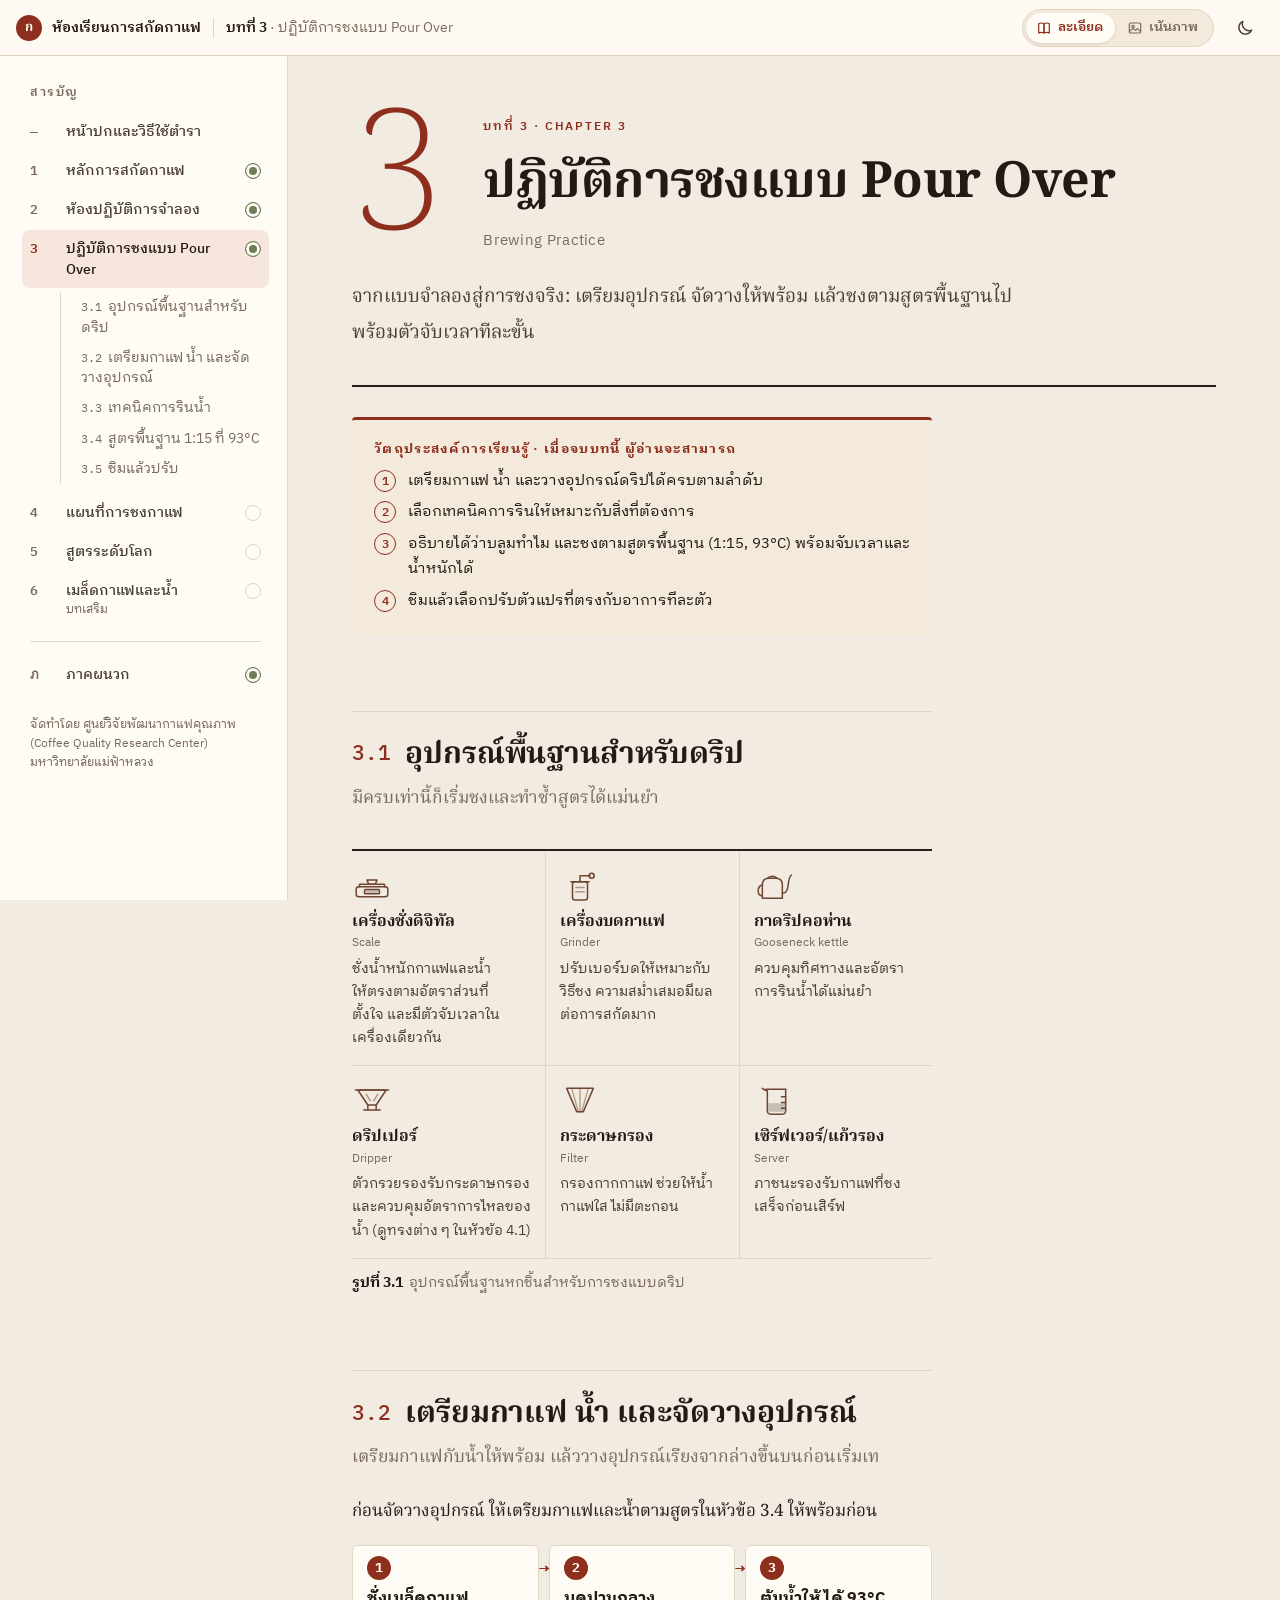
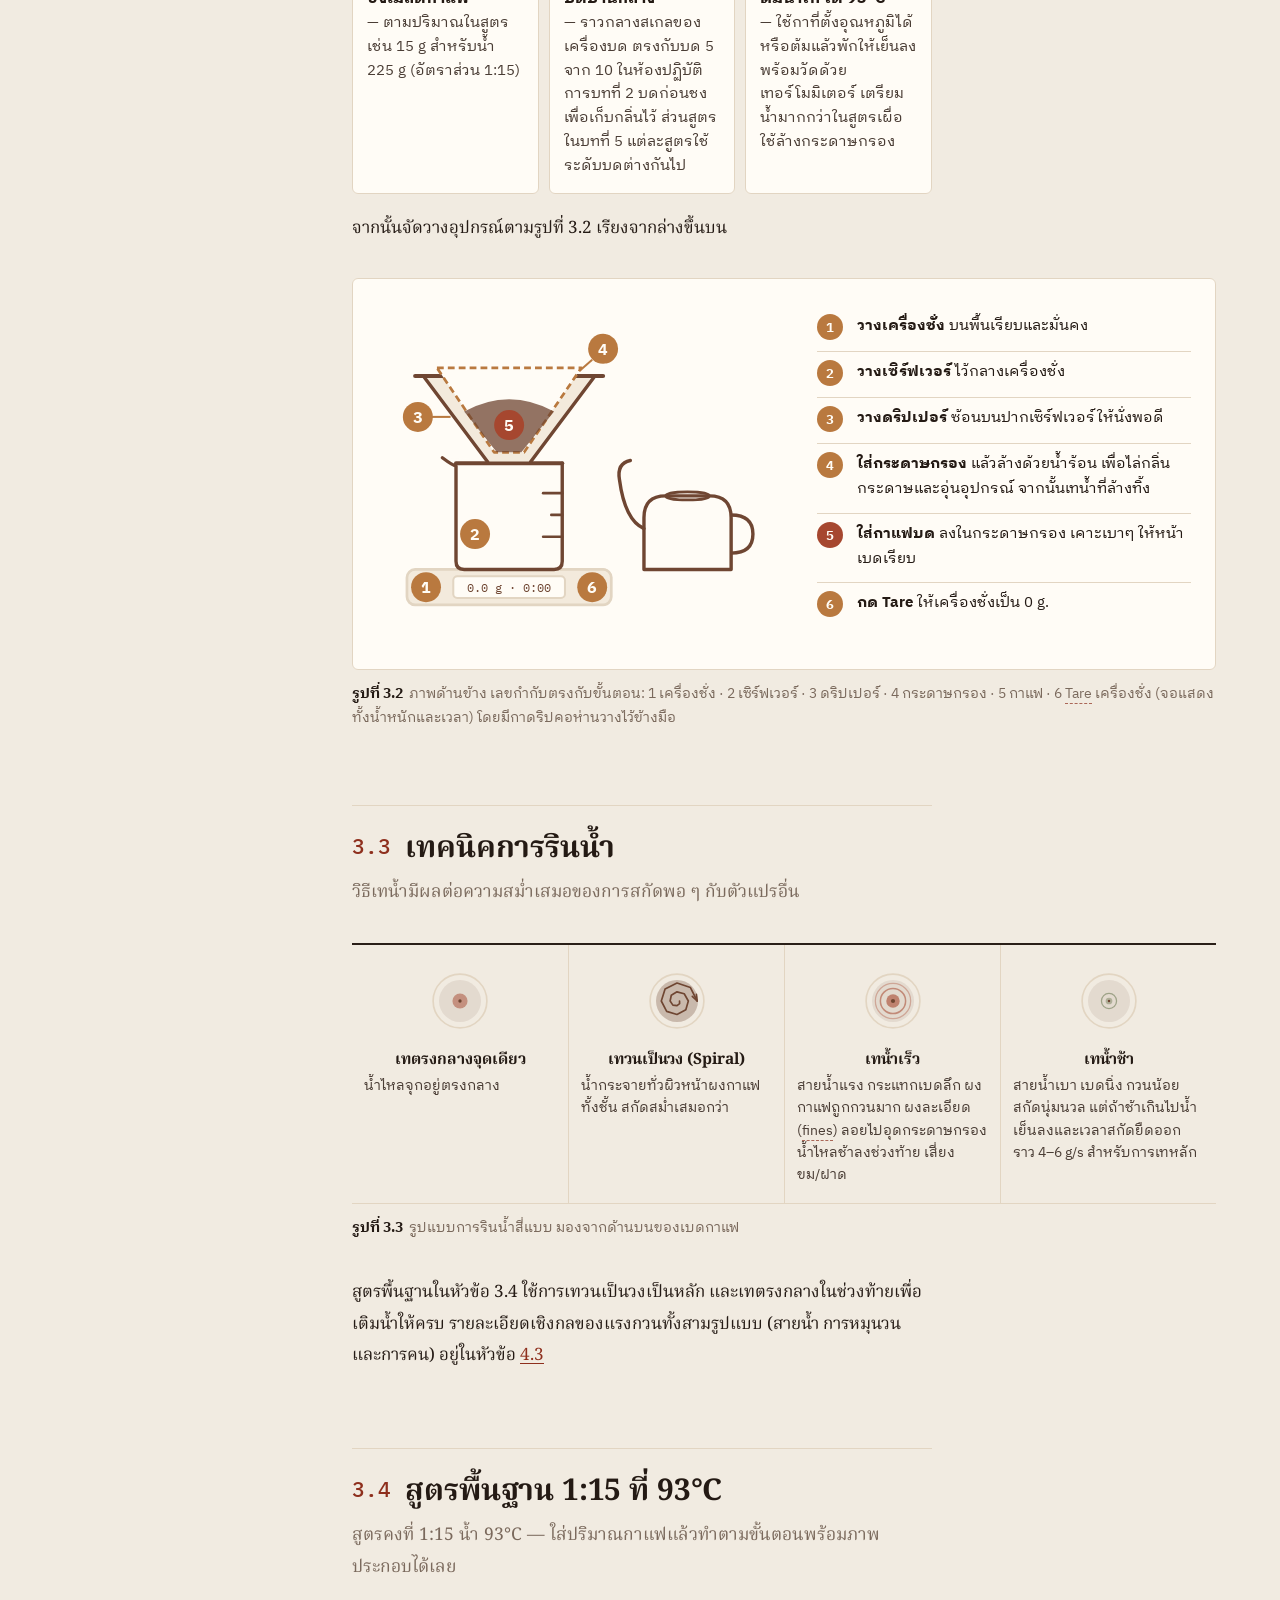
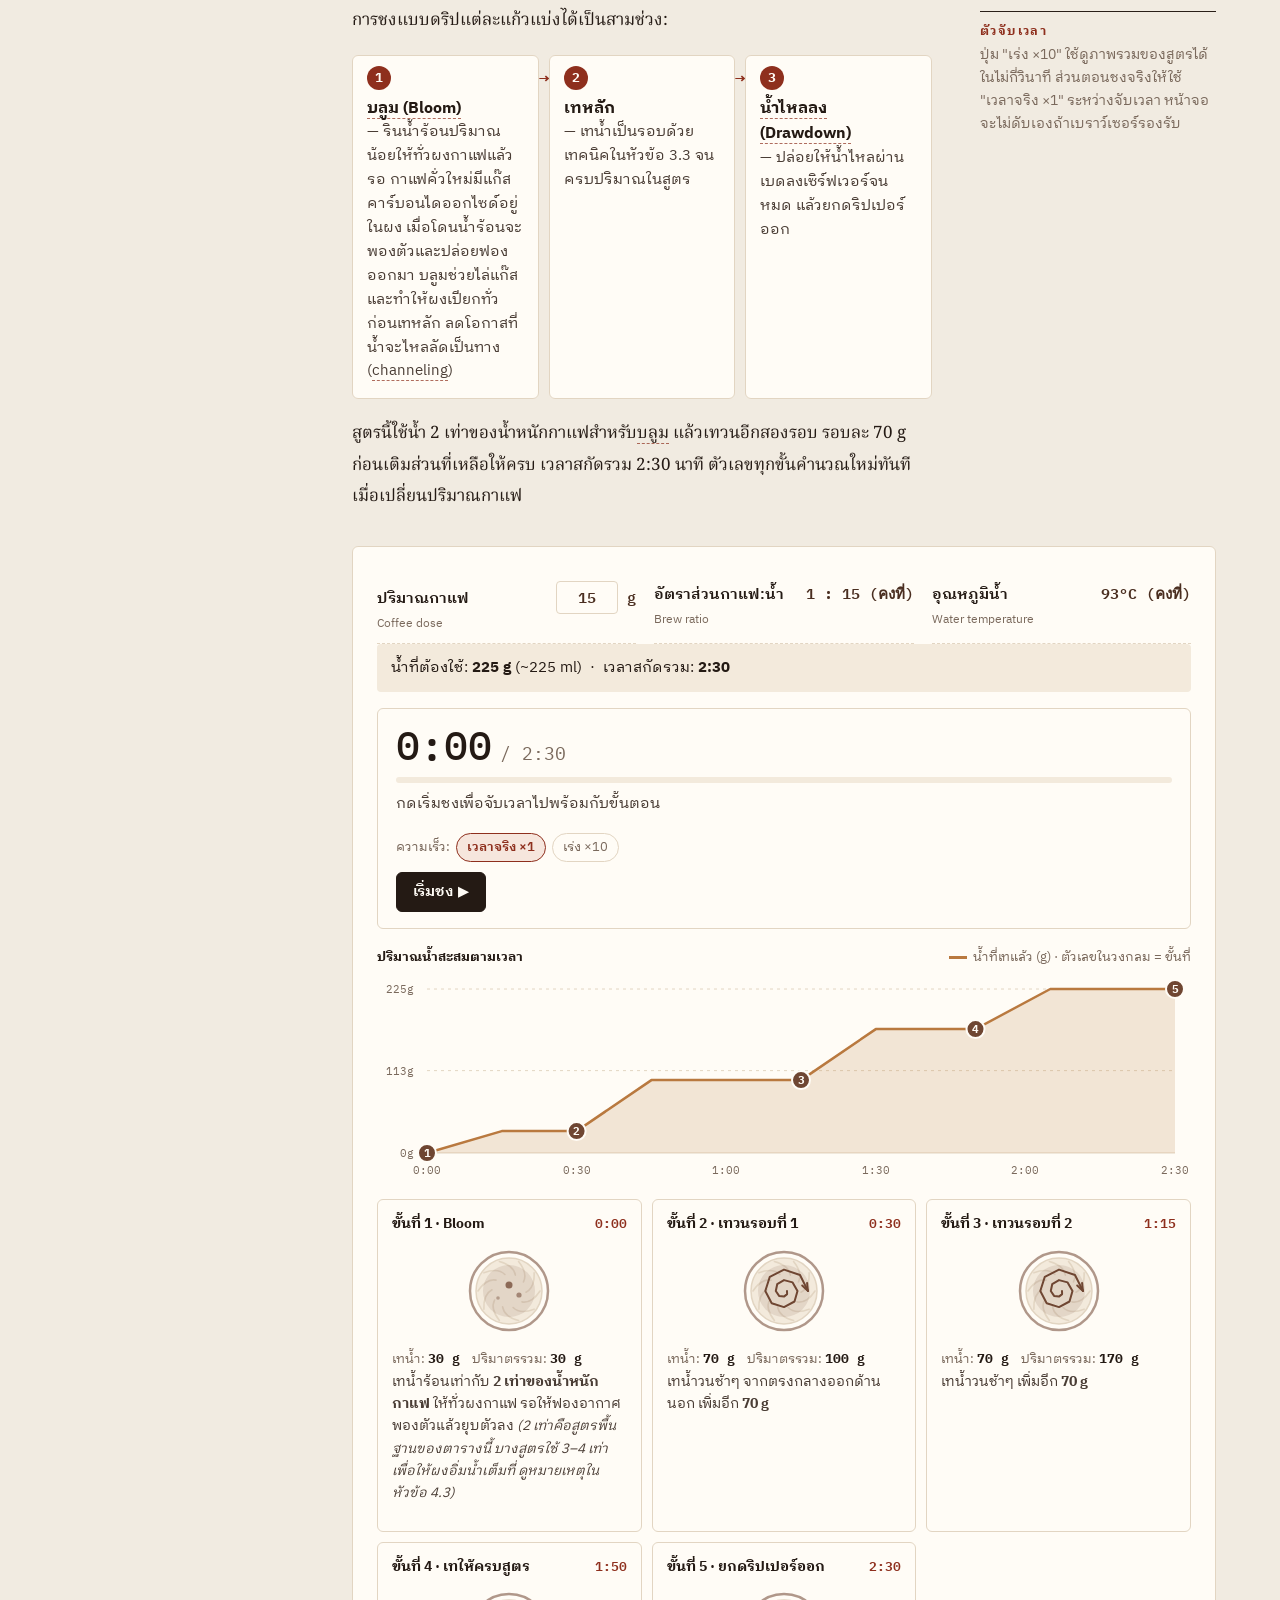
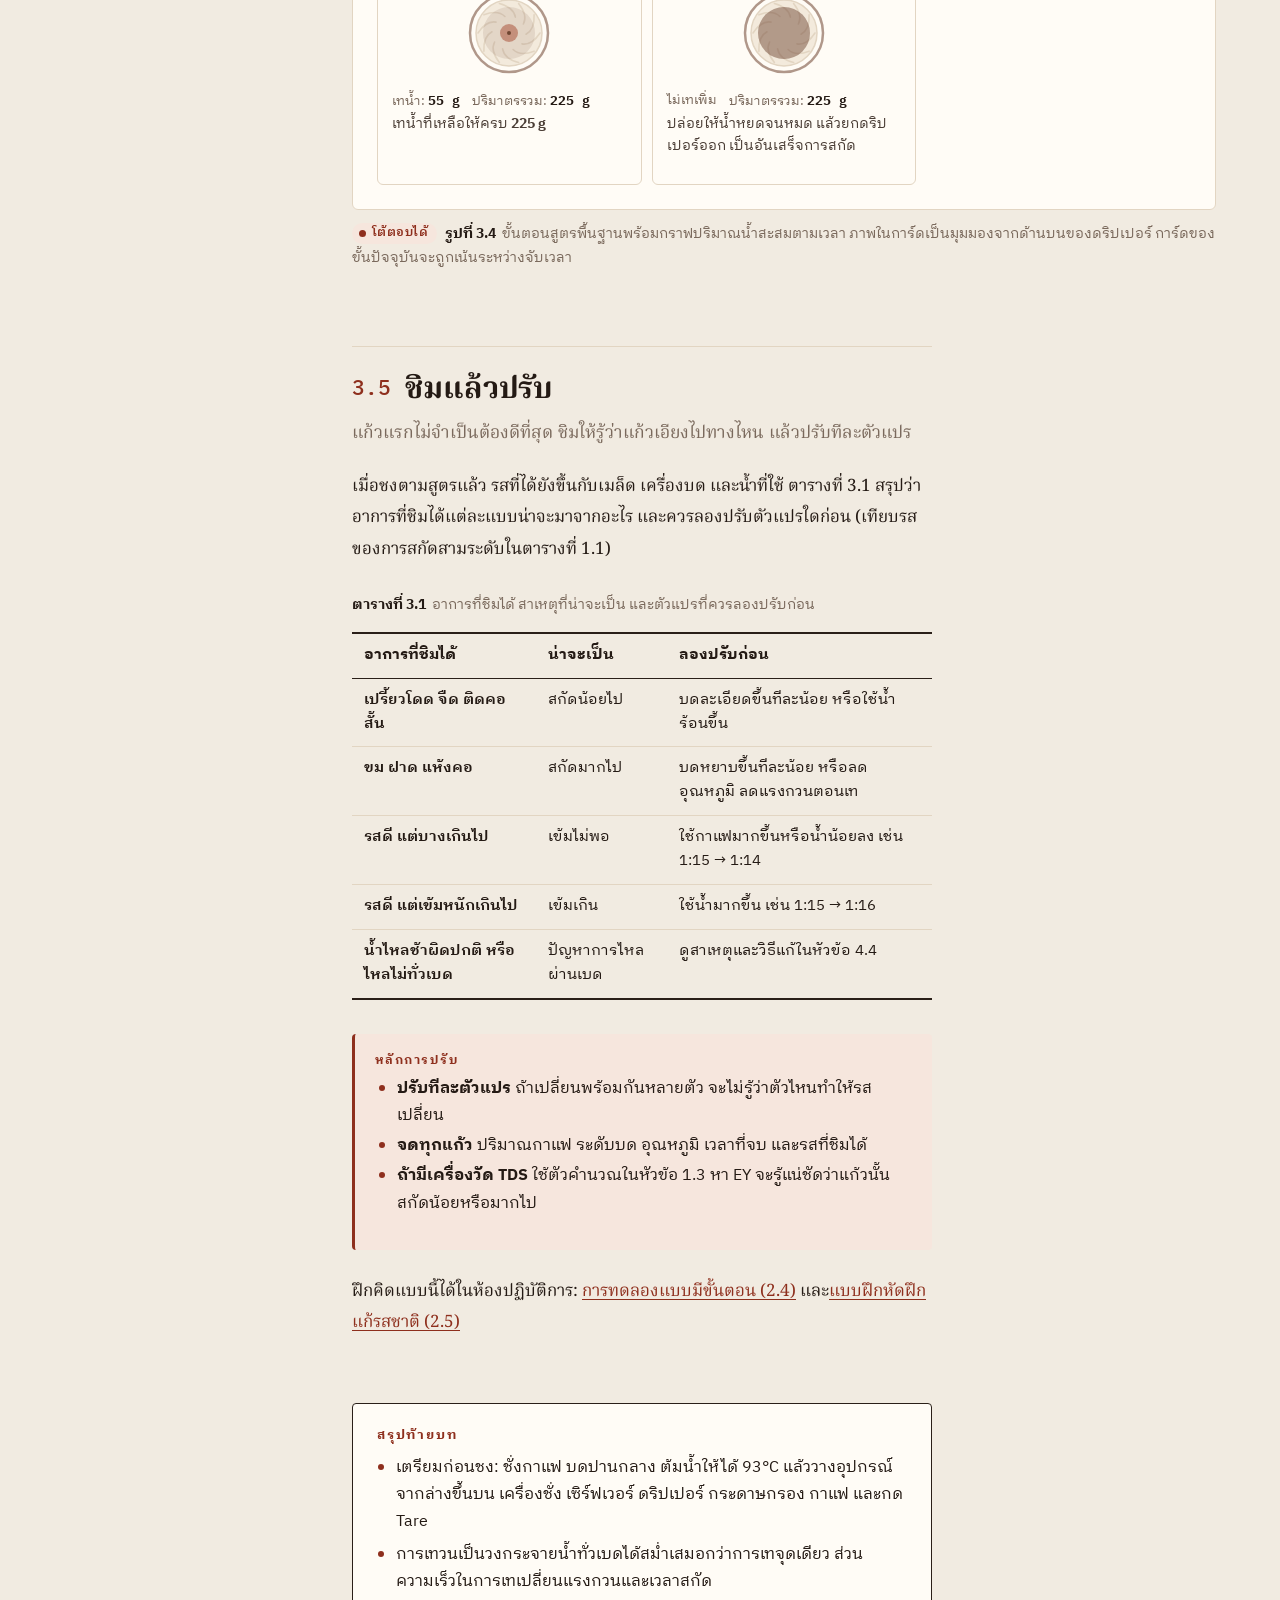
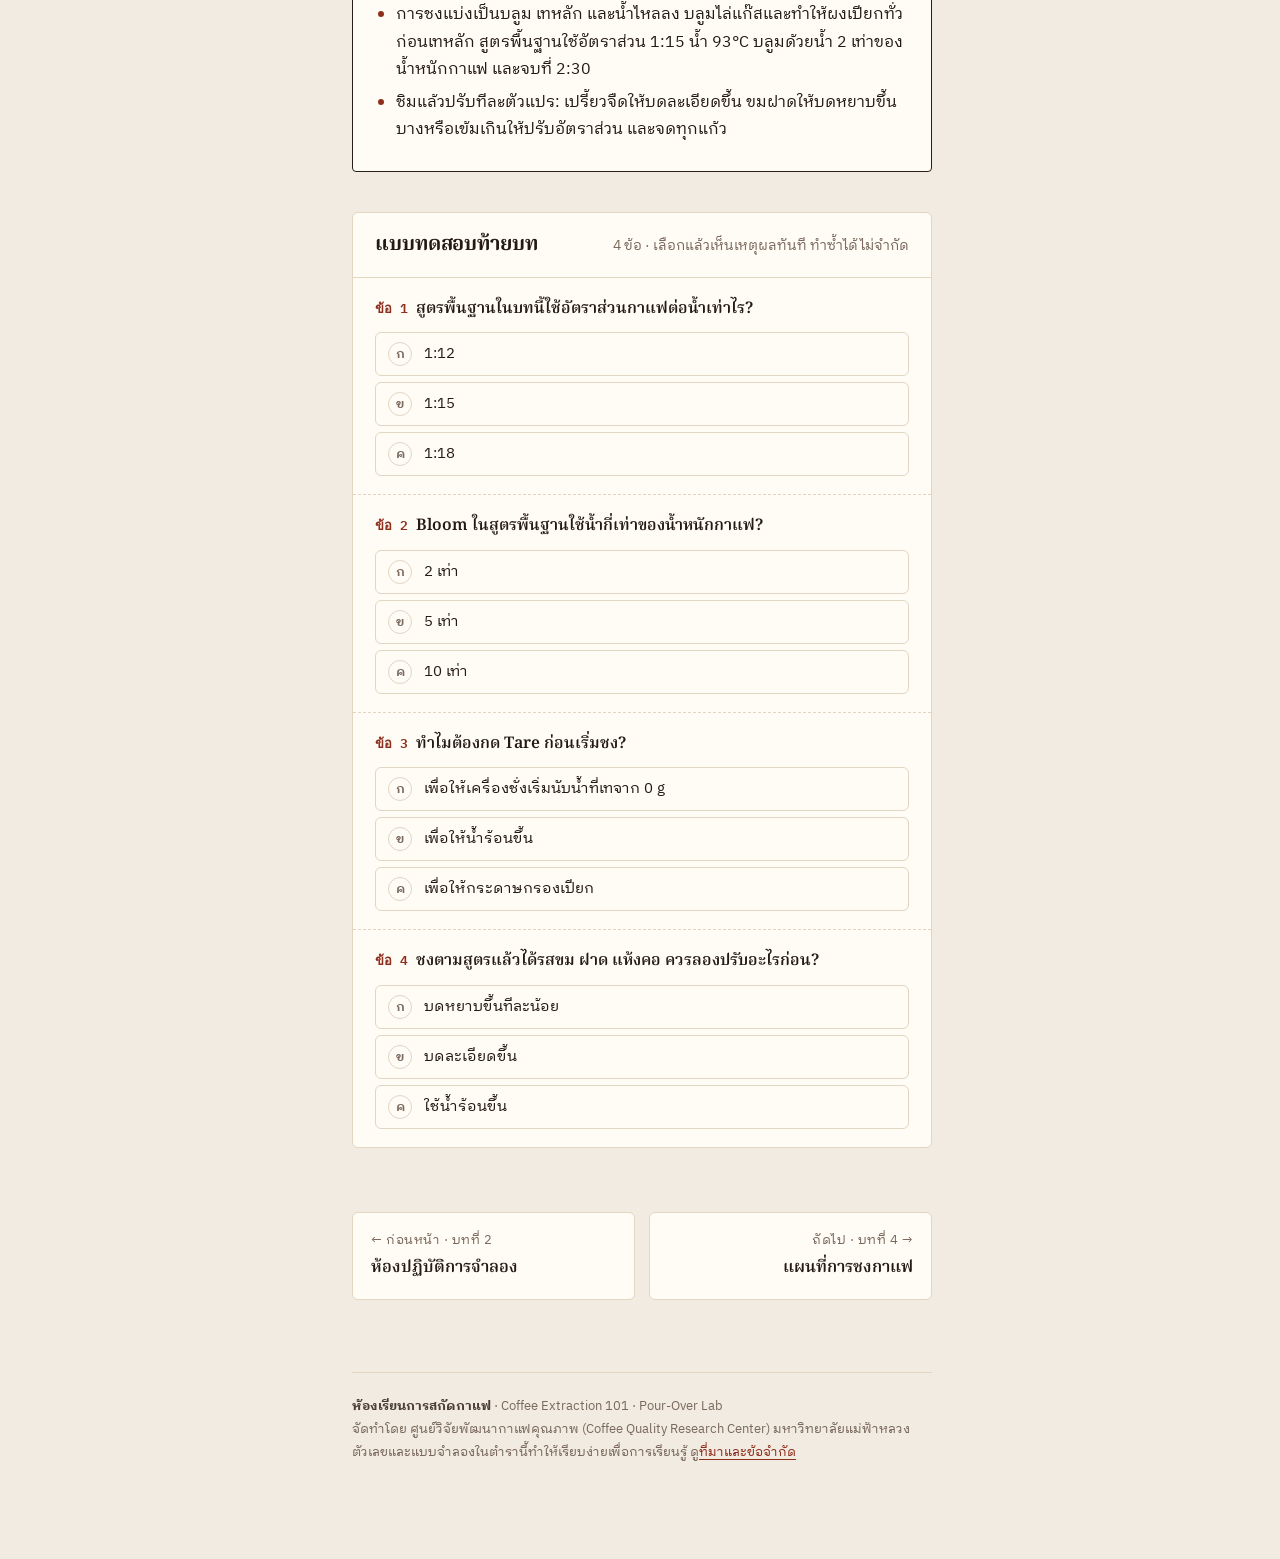
<file: interactive-book/ch3.html>
<!doctype html>
<html lang="th">
<head>
<meta charset="utf-8">
<meta name="viewport" content="width=device-width,initial-scale=1,viewport-fit=cover">
<title>บทที่ 3 ปฏิบัติการชงแบบ Pour Over · ห้องเรียนการสกัดกาแฟ</title>
<meta name="description" content="อุปกรณ์พื้นฐาน การจัดวางก่อนดริป สูตรพื้นฐาน 1:15 ที่ 93°C พร้อมตัวจับเวลา และเทคนิคการรินน้ำ">
<link rel="preconnect" href="https://fonts.googleapis.com">
<link rel="preconnect" href="https://fonts.gstatic.com" crossorigin>
<link href="https://fonts.googleapis.com/css2?family=IBM+Plex+Mono:wght@400;500;600&family=IBM+Plex+Sans+Thai+Looped:wght@400;500;600;700&family=Noto+Serif+Thai:wght@200;400;500;600;700&display=swap" rel="stylesheet">
<link rel="stylesheet" href="assets/book.css">
<script>try{var d=document.documentElement,t=localStorage.getItem('book.theme'),m=localStorage.getItem('book.mode');if(t)d.setAttribute('data-theme',JSON.parse(t));if(m&&JSON.parse(m)==='visual')d.setAttribute('data-mode','visual');}catch(e){}</script>
</head>
<body class="book" data-page="ch3">
<main class="page" id="main"><div class="page-inner">
<header class="chapter-open">
  <span class="ch-num" aria-hidden="true">3</span>
  <p class="ch-label">บทที่ 3 · Chapter 3</p>
  <h1>ปฏิบัติการชงแบบ Pour Over</h1>
  <p class="ch-en">Brewing Practice</p>
  <p class="ch-lead">จากแบบจำลองสู่การชงจริง: เตรียมอุปกรณ์ จัดวางให้พร้อม แล้วชงตามสูตรพื้นฐานไปพร้อมตัวจับเวลาทีละขั้น</p>
</header>

<article class="prose">
<div data-obj="ch3"></div>

<h2 id="s3-1"><span class="sec-no">3.1</span>อุปกรณ์พื้นฐานสำหรับดริป</h2>
<p class="dek">มีครบเท่านี้ก็เริ่มชงและทำซ้ำสูตรได้แม่นยำ</p>
<p class="gist">6 ชิ้นพอเริ่มชง</p>
<figure class="fig">
  <div class="equip-grid">
    <div class="equip"><svg class="eq-ico" viewBox="0 0 48 48" aria-hidden="true"><rect x="5" y="26" width="38" height="12" rx="3"/><rect x="15" y="29.5" width="18" height="5" rx="1" fill="currentColor" fill-opacity=".25"/><path d="M9 26v-3h30v3"/><path d="M18 18h12l-2 5h-8z"/></svg><span class="name">เครื่องชั่งดิจิทัล</span><span class="en">Scale</span><p>ชั่งน้ำหนักกาแฟและน้ำให้ตรงตามอัตราส่วนที่ตั้งใจ และมีตัวจับเวลาในเครื่องเดียวกัน</p></div>
    <div class="equip"><svg class="eq-ico" viewBox="0 0 48 48" aria-hidden="true"><rect x="15" y="20" width="18" height="22" rx="3"/><path d="M13 20h22"/><path d="M24 20v-7h12"/><circle cx="38" cy="13" r="3"/><path d="M19 27h10M19 32h10" opacity=".5"/></svg><span class="name">เครื่องบดกาแฟ</span><span class="en">Grinder</span><p>ปรับเบอร์บดให้เหมาะกับวิธีชง ความสม่ำเสมอมีผลต่อการสกัดมาก</p></div>
    <div class="equip"><svg class="eq-ico" viewBox="0 0 48 48" aria-hidden="true"><path d="M10 40V24q0-8 8-8h8q8 0 8 8v16z"/><path d="M16 16q6-5 12 0"/><path d="M34 34q6 0 7-10t4-12"/><path d="M10 24q-5 1-5 7t5 6"/></svg><span class="name">กาดริปคอห่าน</span><span class="en">Gooseneck kettle</span><p>ควบคุมทิศทางและอัตราการรินน้ำได้แม่นยำ</p></div>
    <div class="equip"><svg class="eq-ico" viewBox="0 0 48 48" aria-hidden="true"><path d="M7 12h34l-12 18h-10z"/><path d="M4 12h40"/><path d="M14 36h20"/><path d="M19 30v6M29 30v6"/><path d="M17 17l5 8M31 17l-5 8" opacity=".5"/></svg><span class="name">ดริปเปอร์</span><span class="en">Dripper</span><p>ตัวกรวยรองรับกระดาษกรองและควบคุมอัตราการไหลของน้ำ (ดูทรงต่าง ๆ ในหัวข้อ 4.1)</p></div>
    <div class="equip"><svg class="eq-ico" viewBox="0 0 48 48" aria-hidden="true"><path d="M8 10h32l-12 28h-8z"/><path d="M14 10l8 28M34 10l-8 28M24 10v28" opacity=".45"/></svg><span class="name">กระดาษกรอง</span><span class="en">Filter</span><p>กรองกากกาแฟ ช่วยให้น้ำกาแฟใส ไม่มีตะกอน</p></div>
    <div class="equip"><svg class="eq-ico" viewBox="0 0 48 48" aria-hidden="true"><path d="M10 10q4 3 6 3v24q0 4 4 4h14q4 0 4-4V11"/><path d="M14 11h24"/><path d="M38 20h-5M38 27h-5M38 34h-5"/><path d="M17 28h20v8q0 2-2 2H19q-2 0-2-2z" fill="currentColor" fill-opacity=".25" stroke="none"/></svg><span class="name">เซิร์ฟเวอร์/แก้วรอง</span><span class="en">Server</span><p>ภาชนะรองรับกาแฟที่ชงเสร็จก่อนเสิร์ฟ</p></div>
  </div>
  <figcaption><span class="fig-label">รูปที่ 3.1</span>อุปกรณ์พื้นฐานหกชิ้นสำหรับการชงแบบดริป</figcaption>
</figure>

<h2 id="s3-2"><span class="sec-no">3.2</span>เตรียมกาแฟ น้ำ และจัดวางอุปกรณ์</h2>
<p class="dek">เตรียมกาแฟกับน้ำให้พร้อม แล้ววางอุปกรณ์เรียงจากล่างขึ้นบนก่อนเริ่มเท</p>
<p class="gist">ชั่ง → บด → ต้มน้ำ → วางล่างขึ้นบน → Tare</p>
<p>ก่อนจัดวางอุปกรณ์ ให้เตรียมกาแฟและน้ำตามสูตรในหัวข้อ 3.4 ให้พร้อมก่อน</p>
<ol class="flow">
  <li><strong>ชั่งเมล็ดกาแฟ</strong> — ตามปริมาณในสูตร เช่น 15 g สำหรับน้ำ 225 g (อัตราส่วน 1:15)</li>
  <li><strong>บดปานกลาง</strong> — ราวกลางสเกลของเครื่องบด ตรงกับบด 5 จาก 10 ในห้องปฏิบัติการบทที่ 2 บดก่อนชงเพื่อเก็บกลิ่นไว้ ส่วนสูตรในบทที่ 5 แต่ละสูตรใช้ระดับบดต่างกันไป</li>
  <li><strong>ต้มน้ำให้ได้ 93°C</strong> — ใช้กาที่ตั้งอุณหภูมิได้ หรือต้มแล้วพักให้เย็นลงพร้อมวัดด้วยเทอร์โมมิเตอร์ เตรียมน้ำมากกว่าในสูตรเผื่อใช้ล้างกระดาษกรอง</li>
</ol>
<p>จากนั้นจัดวางอุปกรณ์ตามรูปที่ 3.2 เรียงจากล่างขึ้นบน</p>
<figure class="fig wide">
  <div class="fig-body setup">
    <svg viewBox="40 84 290 216" role="img" aria-label="ภาพด้านข้างแสดงลำดับการวางอุปกรณ์ดริป จากเครื่องชั่งที่มีจับเวลาในตัว เซิร์ฟเวอร์ ดริปเปอร์ กระดาษกรอง และกาแฟ พร้อมกาน้ำข้างตัว">
            <!-- scale -->
            <rect x="62" y="262" width="150" height="26" rx="6" fill="var(--paper-2)" stroke="var(--line)" stroke-width="2"/>
            <rect x="96" y="267" width="82" height="16" rx="3" fill="var(--paper)" stroke="var(--line)" stroke-width="1.5"/>
            <text x="137" y="278.5" text-anchor="middle" font-size="9" font-family="IBM Plex Mono, monospace" fill="var(--coffee)">0.0 g · 0:00</text>
            <!-- server (beaker shape: straight sides, pouring lip, graduations) -->
            <path d="M88,180 Q96,186 98,186 L98,256 Q98,262 104,262 L170,262 Q176,262 176,256 L176,186 L176,184" fill="var(--paper)" stroke="var(--coffee)" stroke-width="2.5" stroke-linejoin="round" stroke-linecap="round"/>
            <line x1="98" y1="184" x2="176" y2="184" stroke="var(--coffee)" stroke-width="3" stroke-linecap="round"/>
            <g stroke="var(--coffee)" stroke-width="2" stroke-linecap="round">
              <line x1="176" y1="206" x2="162" y2="206"/>
              <line x1="176" y1="222" x2="168" y2="222"/>
              <line x1="176" y1="238" x2="162" y2="238"/>
            </g>
            <!-- dripper -->
            <path d="M74,120 L200,120 L152,184 L122,184 Z" fill="var(--paper-2)" stroke="var(--coffee)" stroke-width="2.5" stroke-linejoin="round"/>
            <line x1="68" y1="120" x2="206" y2="120" stroke="var(--coffee)" stroke-width="3" stroke-linecap="round"/>
            <!-- filter paper -->
            <path d="M84,114 L190,114 L148,176 L126,176 Z" fill="var(--paper)" stroke="var(--caramel)" stroke-width="2" stroke-dasharray="5 3" stroke-linejoin="round"/>
            <!-- coffee -->
            <path d="M104,146 Q137,128 170,146 L146,176 L128,176 Z" fill="var(--coffee)" fill-opacity="0.75"/>
            <!-- kettle -->
            <path d="M236,262 L236,224 Q236,208 252,208 L284,208 Q300,208 300,224 L300,262 Z" fill="var(--paper)" stroke="var(--coffee)" stroke-width="2.5" stroke-linejoin="round"/>
            <path d="M236,232 Q222,226 218,196 Q216,184 226,182" fill="none" stroke="var(--coffee)" stroke-width="2.5" stroke-linecap="round"/>
            <path d="M300,222 Q316,222 316,236 Q316,250 300,250" fill="none" stroke="var(--coffee)" stroke-width="2.5"/>
            <ellipse cx="268" cy="208" rx="16" ry="3" fill="none" stroke="var(--coffee)" stroke-width="2"/>
            <!-- number badges: each sits on the item its step describes -->
            <g stroke="var(--caramel)" stroke-width="1.5">
              <line x1="80" y1="150" x2="94" y2="150"/>
              <line x1="198" y1="108" x2="189" y2="116"/>
            </g>
            <g font-family="IBM Plex Mono, monospace" font-size="12" font-weight="700" text-anchor="middle" fill="var(--paper)">
              <circle cx="76" cy="275" r="11" fill="var(--caramel)"/><text x="76" y="279.5">1</text>
              <circle cx="112" cy="236" r="11" fill="var(--caramel)"/><text x="112" y="240.5">2</text>
              <circle cx="70" cy="150" r="11" fill="var(--caramel)"/><text x="70" y="154.5">3</text>
              <circle cx="206" cy="100" r="11" fill="var(--caramel)"/><text x="206" y="104.5">4</text>
              <circle cx="137" cy="156" r="11" fill="var(--rust)"/><text x="137" y="160.5">5</text>
              <circle cx="198" cy="275" r="11" fill="var(--caramel)"/><text x="198" y="279.5">6</text>
            </g>
          </svg>
    <ol class="setup-steps">
          <li><span class="n">1</span><span><strong>วางเครื่องชั่ง</strong> บนพื้นเรียบและมั่นคง</span></li>
          <li><span class="n">2</span><span><strong>วางเซิร์ฟเวอร์</strong> ไว้กลางเครื่องชั่ง</span></li>
          <li><span class="n">3</span><span><strong>วางดริปเปอร์</strong> ซ้อนบนปากเซิร์ฟเวอร์ให้นั่งพอดี</span></li>
          <li><span class="n">4</span><span><strong>ใส่กระดาษกรอง</strong> แล้วล้างด้วยน้ำร้อน เพื่อไล่กลิ่นกระดาษและอุ่นอุปกรณ์ จากนั้นเทน้ำที่ล้างทิ้ง</span></li>
          <li><span class="n">5</span><span><strong>ใส่กาแฟบด</strong> ลงในกระดาษกรอง เคาะเบาๆ ให้หน้าเบดเรียบ</span></li>
          <li><span class="n">6</span><span><strong>กด Tare</strong> ให้เครื่องชั่งเป็น 0 g.</span></li>
    </ol>
  </div>
  <figcaption><span class="fig-label">รูปที่ 3.2</span>ภาพด้านข้าง เลขกำกับตรงกับขั้นตอน: 1 เครื่องชั่ง · 2 เซิร์ฟเวอร์ · 3 ดริปเปอร์ · 4 กระดาษกรอง · 5 กาแฟ · 6 <a class="term" data-term="tare" href="appendix.html#g-tare">Tare</a> เครื่องชั่ง (จอแสดงทั้งน้ำหนักและเวลา) โดยมีกาดริปคอห่านวางไว้ข้างมือ</figcaption>
</figure>

<h2 id="s3-3"><span class="sec-no">3.3</span>เทคนิคการรินน้ำ</h2>
<p class="dek">วิธีเทน้ำมีผลต่อความสม่ำเสมอของการสกัดพอ ๆ กับตัวแปรอื่น</p>
<p class="gist">เทวนเป็นวง 4–6 g/s</p>
<figure class="fig wide">
  <div class="pour-grid">
    <div class="pour-card"><svg viewBox="0 0 100 100">
            <circle cx="50" cy="50" r="32" fill="none" stroke="var(--line)" stroke-width="2"/>
            <circle cx="50" cy="50" r="25" fill="var(--coffee)" fill-opacity="0.1"/>
            <circle cx="50" cy="50" r="9" fill="var(--rust)" fill-opacity="0.5"/>
            <circle cx="50" cy="50" r="2" fill="var(--coffee)"/>
          </svg><h3>เทตรงกลางจุดเดียว</h3><span class="vis-tag visual-only bad">น้ำไม่ทั่ว</span><p>น้ำไหลจุกอยู่ตรงกลาง</p></div>
    <div class="pour-card"><svg viewBox="0 0 100 100">
            <circle cx="50" cy="50" r="32" fill="none" stroke="var(--line)" stroke-width="2"/>
            <circle cx="50" cy="50" r="25" fill="var(--coffee)" fill-opacity="0.3"/>
            <path d="M53,50 L53.1,53.1 L50,55.6 L45.1,54.9 L41.8,50 L43.2,43.2 L50,39.1 L58.6,41.4 L63.5,50 L60.5,60.5 L50,66.1 L37.7,62.3 L31.3,50 L35.8,35.8 L50,28.6 L66,34 L74,50"
              fill="none" stroke="var(--coffee)" stroke-width="2" stroke-linecap="round" stroke-linejoin="round"/>
            <path d="M74,50 l-0.9,-7.9 M74,50 l-5.8,-5.5" fill="none" stroke="var(--coffee)" stroke-width="2" stroke-linecap="round"/>
          </svg><h3>เทวนเป็นวง (Spiral)</h3><span class="vis-tag visual-only good">ทั่วเบด ✓</span><p>น้ำกระจายทั่วผิวหน้าผงกาแฟทั้งชั้น สกัดสม่ำเสมอกว่า</p></div>
    <div class="pour-card"><svg viewBox="0 0 100 100">
            <circle cx="50" cy="50" r="32" fill="none" stroke="var(--line)" stroke-width="2"/>
            <circle cx="50" cy="50" r="25" fill="var(--coffee)" fill-opacity="0.1"/>
            <circle cx="50" cy="50" r="21" fill="none" stroke="var(--rust)" stroke-width="1.5" stroke-opacity="0.35"/>
            <circle cx="50" cy="50" r="15" fill="none" stroke="var(--rust)" stroke-width="1.8" stroke-opacity="0.55"/>
            <circle cx="50" cy="50" r="8" fill="var(--rust)" fill-opacity="0.6"/>
            <circle cx="50" cy="50" r="2.5" fill="var(--coffee)"/>
          </svg><h3>เทน้ำเร็ว</h3><span class="vis-tag visual-only bad">เสี่ยงขม ฝาด</span><p>สายน้ำแรง กระแทกเบดลึก ผงกาแฟถูกกวนมาก ผงละเอียด (<a class="term" data-term="fines" href="appendix.html#g-fines">fines</a>) ลอยไปอุดกระดาษกรอง น้ำไหลช้าลงช่วงท้าย เสี่ยงขม/ฝาด</p></div>
    <div class="pour-card"><svg viewBox="0 0 100 100">
            <circle cx="50" cy="50" r="32" fill="none" stroke="var(--line)" stroke-width="2"/>
            <circle cx="50" cy="50" r="25" fill="var(--coffee)" fill-opacity="0.1"/>
            <circle cx="50" cy="50" r="9" fill="none" stroke="var(--sage)" stroke-width="1.5" stroke-opacity="0.6"/>
            <circle cx="50" cy="50" r="4" fill="var(--sage)" fill-opacity="0.45"/>
            <circle cx="50" cy="50" r="1.5" fill="var(--coffee)"/>
          </svg><h3>เทน้ำช้า</h3><span class="vis-tag visual-only">นุ่ม · ช้าไปน้ำเย็น</span><p>สายน้ำเบา เบดนิ่ง กวนน้อย สกัดนุ่มนวล แต่ถ้าช้าเกินไปน้ำเย็นลงและเวลาสกัดยืดออก ราว 4–6 g/s สำหรับการเทหลัก</p></div>
  </div>
  <figcaption><span class="fig-label">รูปที่ 3.3</span>รูปแบบการรินน้ำสี่แบบ มองจากด้านบนของเบดกาแฟ</figcaption>
</figure>
<p>สูตรพื้นฐานในหัวข้อ 3.4 ใช้การเทวนเป็นวงเป็นหลัก และเทตรงกลางในช่วงท้ายเพื่อเติมน้ำให้ครบ รายละเอียดเชิงกลของแรงกวนทั้งสามรูปแบบ (สายน้ำ การหมุนวน และการคน) อยู่ในหัวข้อ <a href="ch4.html#s4-3">4.3</a></p>

<h2 id="s3-4"><span class="sec-no">3.4</span>สูตรพื้นฐาน 1:15 ที่ 93°C</h2>
<p class="dek">สูตรคงที่ 1:15 น้ำ 93°C — ใส่ปริมาณกาแฟแล้วทำตามขั้นตอนพร้อมภาพประกอบได้เลย</p>
<p class="gist">1:15 · 93°C · จบ 2:30</p>
<aside class="sidenote"><span class="sn-label">ตัวจับเวลา</span>ปุ่ม "เร่ง ×10" ใช้ดูภาพรวมของสูตรได้ในไม่กี่วินาที ส่วนตอนชงจริงให้ใช้ "เวลาจริง ×1" ระหว่างจับเวลา หน้าจอจะไม่ดับเองถ้าเบราว์เซอร์รองรับ</aside>
<p>การชงแบบดริปแต่ละแก้วแบ่งได้เป็นสามช่วง:</p>
<ol class="flow">
  <li><strong><a class="term" data-term="bloom" href="appendix.html#g-bloom">บลูม (Bloom)</a></strong> — รินน้ำร้อนปริมาณน้อยให้ทั่วผงกาแฟแล้วรอ กาแฟคั่วใหม่มีแก๊สคาร์บอนไดออกไซด์อยู่ในผง เมื่อโดนน้ำร้อนจะพองตัวและปล่อยฟองออกมา บลูมช่วยไล่แก๊สและทำให้ผงเปียกทั่วก่อนเทหลัก ลดโอกาสที่น้ำจะไหลลัดเป็นทาง (<a class="term" data-term="channeling" href="appendix.html#g-channeling">channeling</a>)</li>
  <li><strong>เทหลัก</strong> — เทน้ำเป็นรอบด้วยเทคนิคในหัวข้อ 3.3 จนครบปริมาณในสูตร</li>
  <li><strong><a class="term" data-term="drawdown" href="appendix.html#g-drawdown">น้ำไหลลง (Drawdown)</a></strong> — ปล่อยให้น้ำไหลผ่านเบดลงเซิร์ฟเวอร์จนหมด แล้วยกดริปเปอร์ออก</li>
</ol>
<p>สูตรนี้ใช้น้ำ 2 เท่าของน้ำหนักกาแฟสำหรับ<a class="term" data-term="bloom" href="appendix.html#g-bloom">บลูม</a> แล้วเทวนอีกสองรอบ รอบละ 70 g ก่อนเติมส่วนที่เหลือให้ครบ เวลาสกัดรวม 2:30 นาที ตัวเลขทุกขั้นคำนวณใหม่ทันทีเมื่อเปลี่ยนปริมาณกาแฟ</p>
<figure class="fig wide">
  <div class="fig-body brew-panel">
    <div class="recipe-inputs">
        <div class="control">
          <div class="control-head">
            <span class="control-label">ปริมาณกาแฟ<span class="en">Coffee dose</span></span>
            <span class="control-value mono"><input type="number" id="rc-dose" min="8" max="50" step="1" value="15" class="dose-field"> g</span>
          </div>
        </div>

        <div class="control">
          <div class="control-head">
            <span class="control-label">อัตราส่วนกาแฟ:น้ำ<span class="en">Brew ratio</span></span>
            <span class="control-value mono">1 : 15 (คงที่)</span>
          </div>
        </div>

        <div class="control">
          <div class="control-head">
            <span class="control-label">อุณหภูมิน้ำ<span class="en">Water temperature</span></span>
            <span class="control-value mono">93°C (คงที่)</span>
          </div>
        </div>
    </div>
    <p class="recipe-water" id="rc-water"></p>
    <div class="timer-bar">
  <div class="timer-display"><span class="timer-elapsed" id="timer-elapsed">0:00</span><span class="timer-total" id="timer-total-label">/ 0:00</span></div>
  <div class="timer-track"><div class="timer-fill" id="timer-fill"></div></div>
  <p class="timer-step-label" id="timer-step-label" aria-live="polite">กดเริ่มชงเพื่อจับเวลาไปพร้อมกับขั้นตอน</p>
  <div class="speed-row" role="group" aria-label="ความเร็วตัวจับเวลา"><span>ความเร็ว:</span><button type="button" class="speed-btn" data-speed="1" aria-pressed="true">เวลาจริง ×1</button><button type="button" class="speed-btn" data-speed="10" aria-pressed="false">เร่ง ×10</button><span class="speed-msg" aria-live="polite"></span></div>
  <div class="timer-btns"><button class="btn primary" id="timer-start" type="button">เริ่มชง ▶</button><button class="btn" id="timer-pause" type="button" hidden>หยุดชั่วคราว ⏸</button><button class="btn" id="timer-reset" type="button" hidden>รีเซ็ต ↺</button></div>
</div>
    <div class="profile-fig">
  <div class="profile-head"><span class="profile-title">ปริมาณน้ำสะสมตามเวลา</span><span class="profile-legend"><i></i>น้ำที่เทแล้ว (g) · ตัวเลขในวงกลม = ขั้นที่</span></div>
  <svg id="rc-profile" class="profile-svg" viewBox="0 0 600 190" role="img" aria-label="กราฟขั้นบันไดแสดงน้ำที่เทสะสมตามเวลาของแต่ละขั้น"></svg>
</div>
      <svg style="position:absolute;width:0;height:0" aria-hidden="true">
        <defs>
          <symbol id="ico-dripper" viewBox="0 0 120 100">
            <circle cx="60" cy="50" r="39" fill="var(--paper)" stroke="var(--coffee)" stroke-opacity=".55" stroke-width="2.5"/>
            <circle cx="60" cy="50" r="33" fill="var(--paper-2)" stroke="var(--line)" stroke-width="1.5"/>
            <g fill="none" stroke="var(--line)" stroke-width="1.6" stroke-linecap="round"><path d="M91.0,50.0 Q82.8,62.5 73.0,60.9"/><path d="M85.1,68.2 Q71.1,73.5 64.1,66.5"/><path d="M69.6,79.5 Q55.2,75.6 53.6,65.8"/><path d="M50.4,79.5 Q41.1,67.8 45.6,59.0"/><path d="M34.9,68.2 Q34.2,53.3 43.0,48.8"/><path d="M29.0,50.0 Q37.2,37.5 47.0,39.1"/><path d="M34.9,31.8 Q48.9,26.5 55.9,33.5"/><path d="M50.4,20.5 Q64.8,24.4 66.4,34.2"/><path d="M69.6,20.5 Q78.9,32.2 74.4,41.0"/><path d="M85.1,31.8 Q85.8,46.7 77.0,51.2"/></g>
            <circle cx="60" cy="50" r="26" fill="var(--coffee)" fill-opacity="0.12"/>
          </symbol>
        </defs>
      </svg>
    <div class="recipe-cards" id="recipe-cards"></div>
  </div>
  <figcaption><span class="badge-live">โต้ตอบได้</span><span class="fig-label">รูปที่ 3.4</span>ขั้นตอนสูตรพื้นฐานพร้อมกราฟปริมาณน้ำสะสมตามเวลา ภาพในการ์ดเป็นมุมมองจากด้านบนของดริปเปอร์ การ์ดของขั้นปัจจุบันจะถูกเน้นระหว่างจับเวลา</figcaption>
</figure>

<h2 id="s3-5"><span class="sec-no">3.5</span>ชิมแล้วปรับ</h2>
<p class="dek">แก้วแรกไม่จำเป็นต้องดีที่สุด ชิมให้รู้ว่าแก้วเอียงไปทางไหน แล้วปรับทีละตัวแปร</p>
<p class="gist">ชิม → ปรับทีละตัว → จดไว้</p>
<p>เมื่อชงตามสูตรแล้ว รสที่ได้ยังขึ้นกับเมล็ด เครื่องบด และน้ำที่ใช้ ตารางที่ 3.1 สรุปว่าอาการที่ชิมได้แต่ละแบบน่าจะมาจากอะไร และควรลองปรับตัวแปรใดก่อน (เทียบรสของการสกัดสามระดับในตารางที่ 1.1)</p>
<div class="tbl-wrap">
  <p class="tbl-cap"><span class="fig-label">ตารางที่ 3.1</span>อาการที่ชิมได้ สาเหตุที่น่าจะเป็น และตัวแปรที่ควรลองปรับก่อน</p>
  <table class="tbl">
    <thead><tr><th>อาการที่ชิมได้</th><th>น่าจะเป็น</th><th>ลองปรับก่อน</th></tr></thead>
    <tbody>
      <tr><td>เปรี้ยวโดด จืด ติดคอสั้น</td><td>สกัดน้อยไป</td><td>บดละเอียดขึ้นทีละน้อย หรือใช้น้ำร้อนขึ้น</td></tr>
      <tr><td>ขม ฝาด แห้งคอ</td><td>สกัดมากไป</td><td>บดหยาบขึ้นทีละน้อย หรือลดอุณหภูมิ ลดแรงกวนตอนเท</td></tr>
      <tr><td>รสดี แต่บางเกินไป</td><td>เข้มไม่พอ</td><td>ใช้กาแฟมากขึ้นหรือน้ำน้อยลง เช่น 1:15 → 1:14</td></tr>
      <tr><td>รสดี แต่เข้มหนักเกินไป</td><td>เข้มเกิน</td><td>ใช้น้ำมากขึ้น เช่น 1:15 → 1:16</td></tr>
      <tr><td>น้ำไหลช้าผิดปกติ หรือไหลไม่ทั่วเบด</td><td>ปัญหาการไหลผ่านเบด</td><td>ดูสาเหตุและวิธีแก้ในหัวข้อ 4.4</td></tr>
    </tbody>
  </table>
</div>
<div class="callout key"><span class="callout-label">หลักการปรับ</span>
  <ul>
    <li><strong>ปรับทีละตัวแปร</strong> ถ้าเปลี่ยนพร้อมกันหลายตัว จะไม่รู้ว่าตัวไหนทำให้รสเปลี่ยน</li>
    <li><strong>จดทุกแก้ว</strong> ปริมาณกาแฟ ระดับบด อุณหภูมิ เวลาที่จบ และรสที่ชิมได้</li>
    <li><strong>ถ้ามีเครื่องวัด TDS</strong> ใช้ตัวคำนวณในหัวข้อ 1.3 หา EY จะรู้แน่ชัดว่าแก้วนั้นสกัดน้อยหรือมากไป</li>
  </ul>
</div>
<p>ฝึกคิดแบบนี้ได้ในห้องปฏิบัติการ: <a href="ch2.html#s2-4">การทดลองแบบมีขั้นตอน (2.4)</a> และ<a href="ch2.html#s2-5">แบบฝึกหัดฝึกแก้รสชาติ (2.5)</a></p>

<div data-summary="ch3"></div>
<div class="quiz" data-quiz="ch3"></div>
<nav class="pager" data-auto></nav>
<footer class="colophon" data-auto></footer>
</article>
</div></main>
<script src="assets/data.js"></script>
<script src="assets/book.js"></script>
<script src="assets/brew.js"></script>
</body>
</html>
</file>
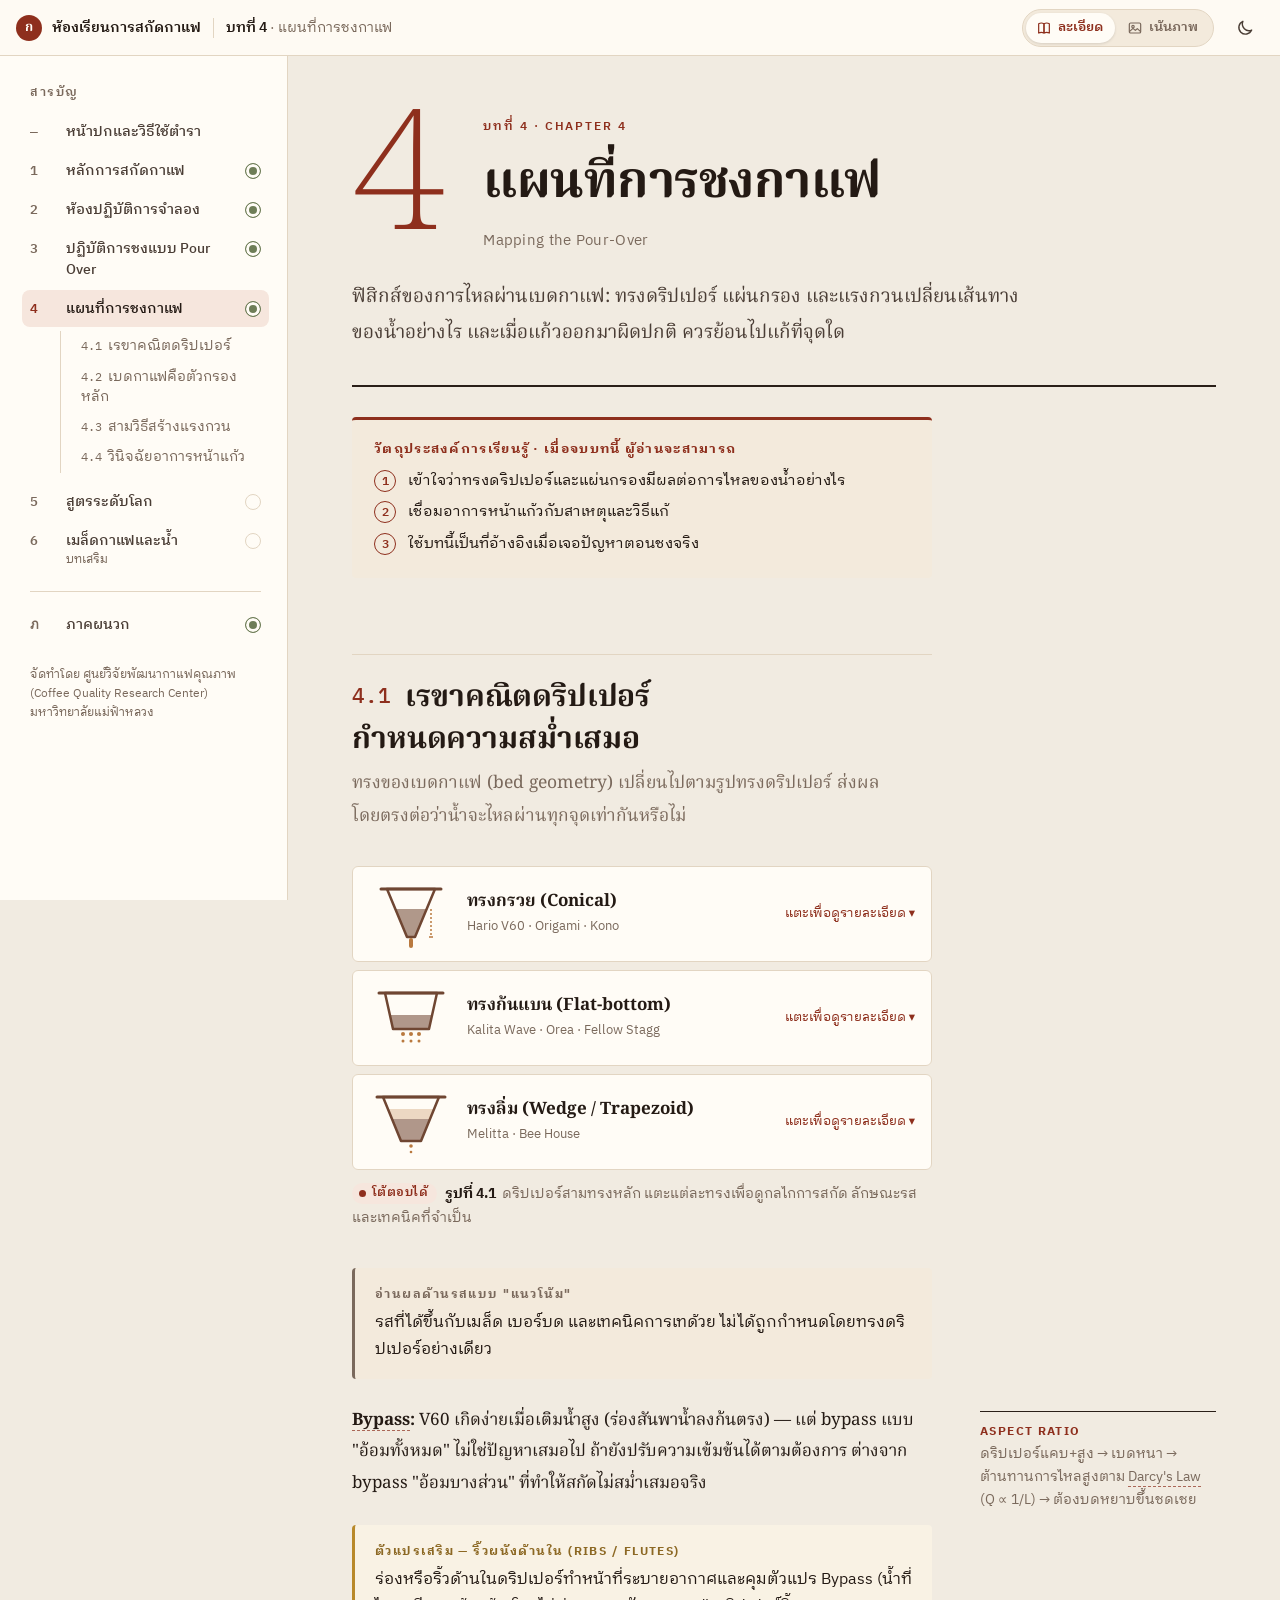
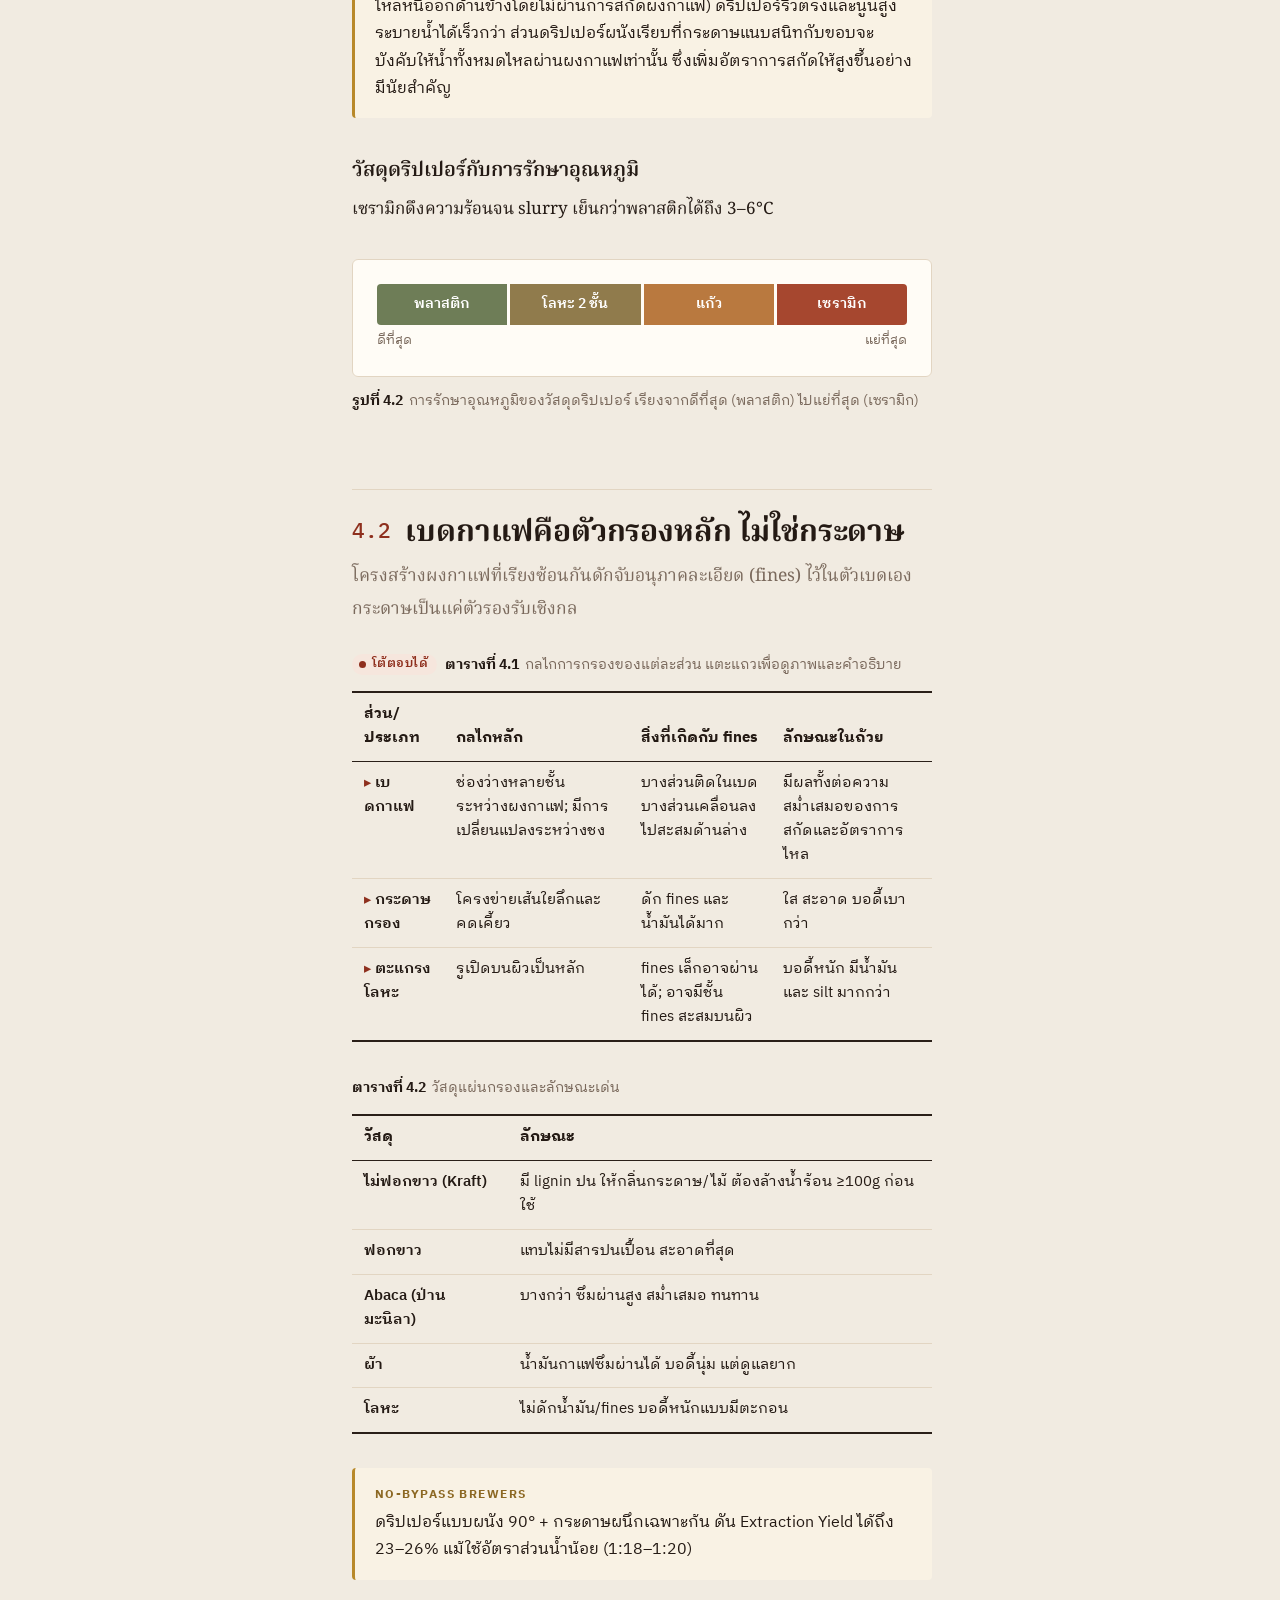
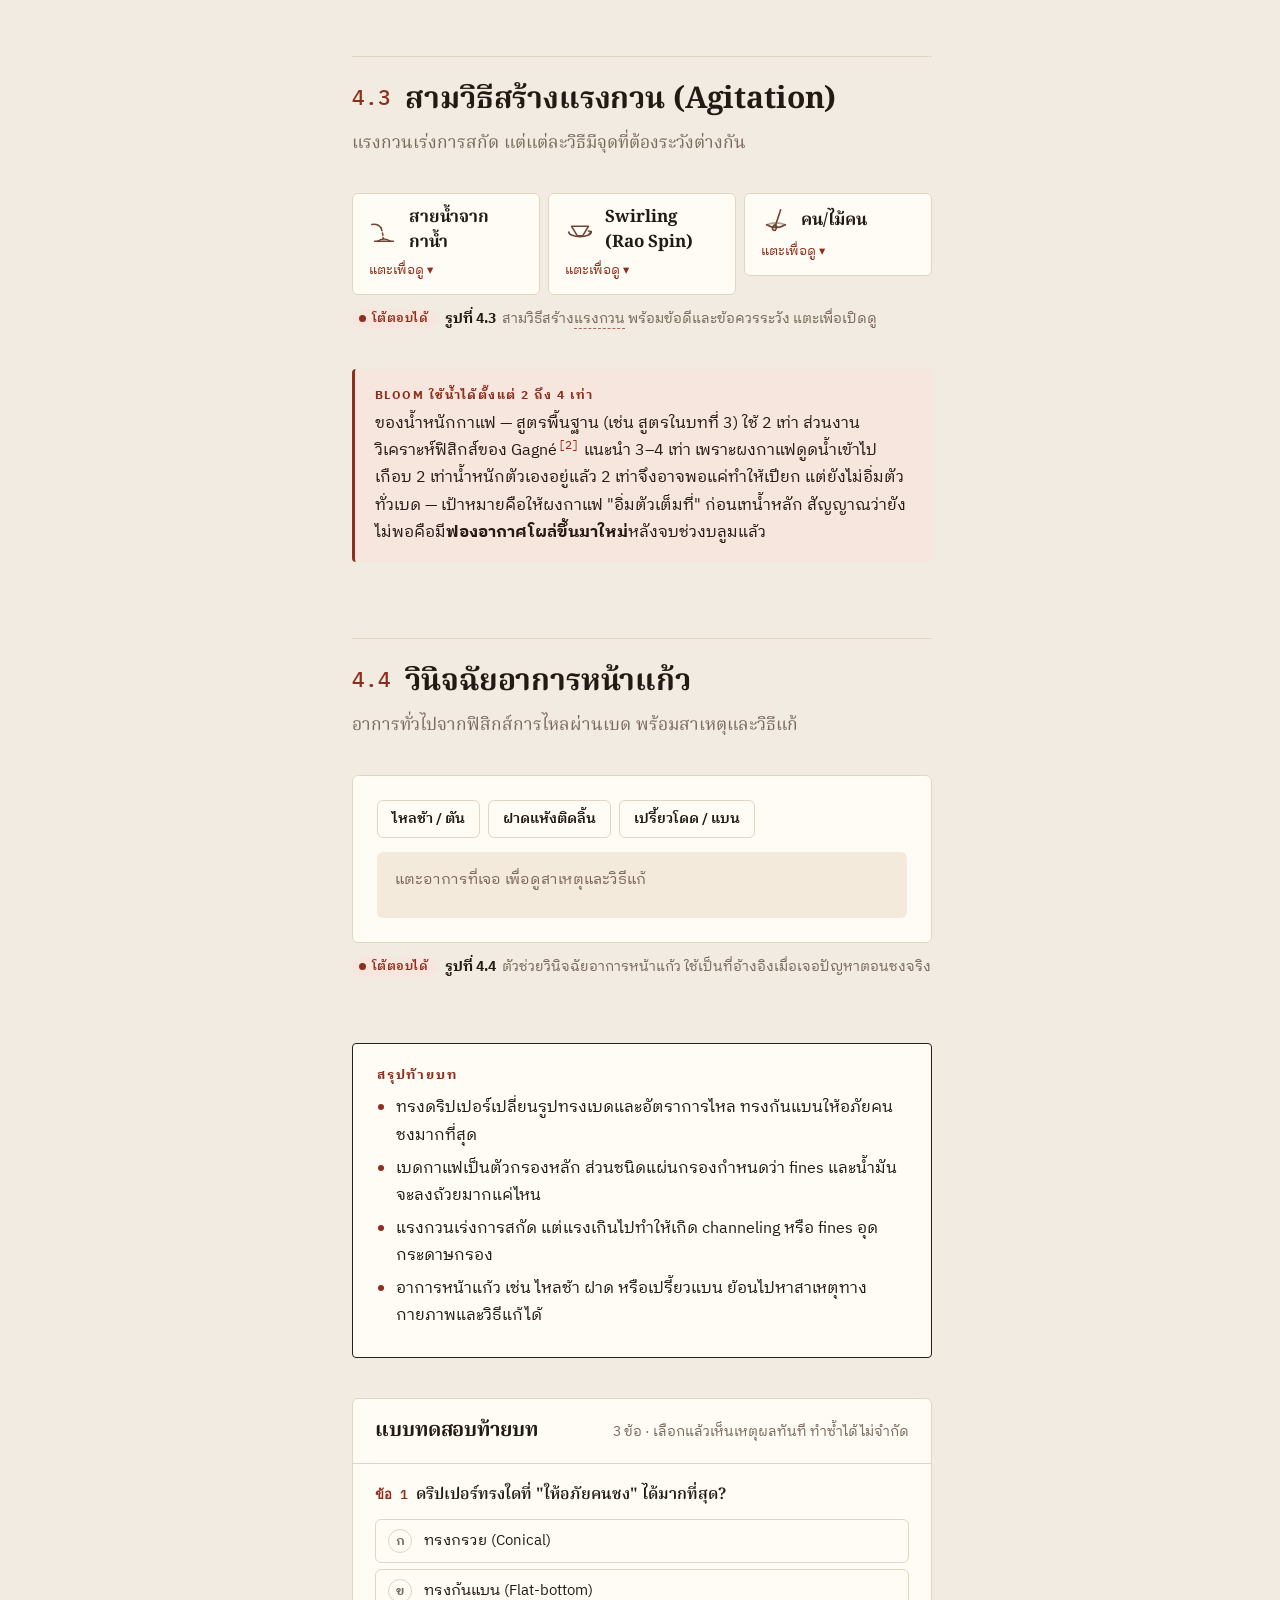
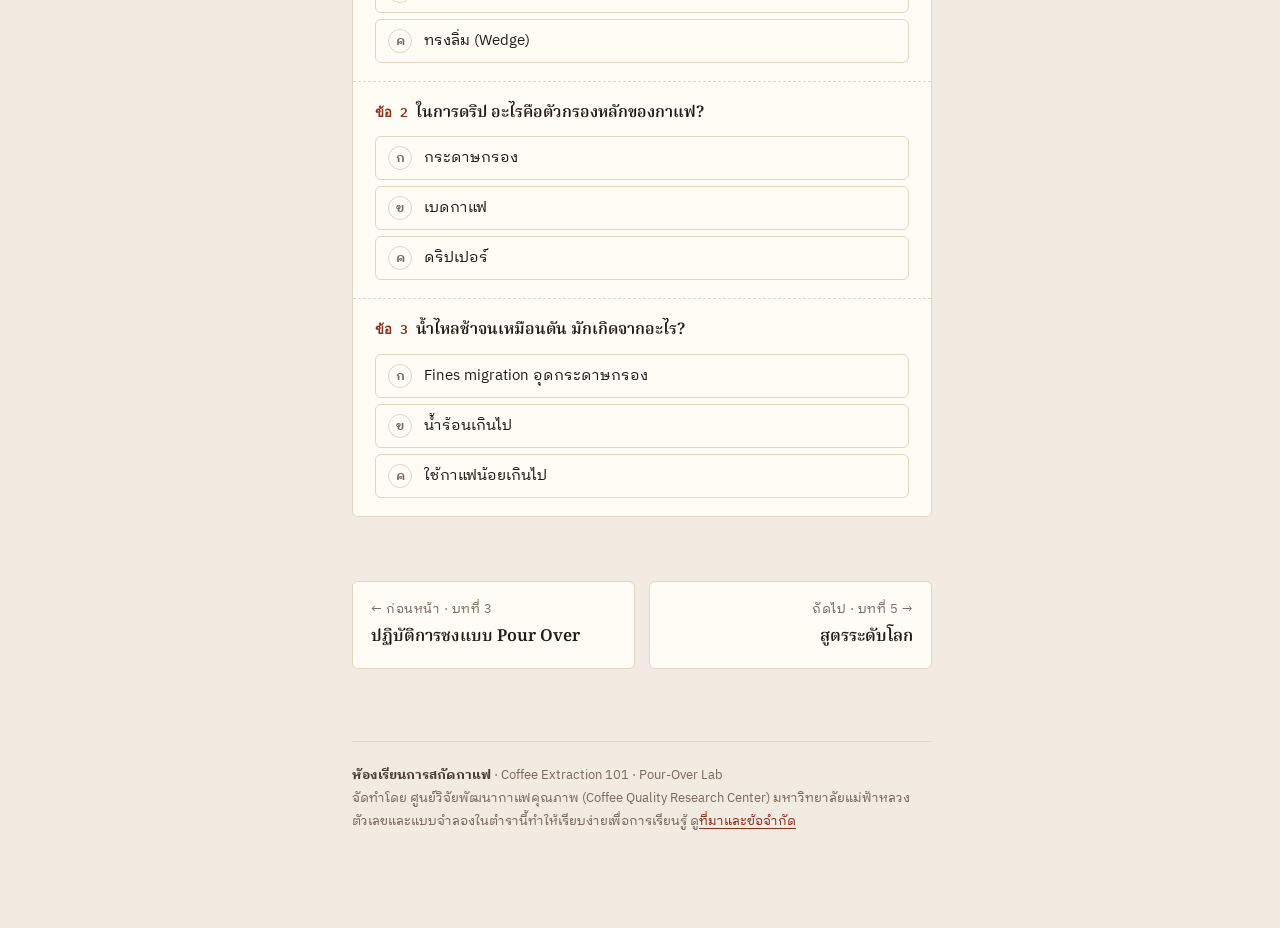
<file: interactive-book/ch4.html>
<!doctype html>
<html lang="th">
<head>
<meta charset="utf-8">
<meta name="viewport" content="width=device-width,initial-scale=1,viewport-fit=cover">
<title>บทที่ 4 แผนที่การชงกาแฟ · ห้องเรียนการสกัดกาแฟ</title>
<meta name="description" content="เรขาคณิตดริปเปอร์ เบดกาแฟและแผ่นกรอง สามวิธีสร้างแรงกวน และการวินิจฉัยอาการหน้าแก้ว">
<link rel="preconnect" href="https://fonts.googleapis.com">
<link rel="preconnect" href="https://fonts.gstatic.com" crossorigin>
<link href="https://fonts.googleapis.com/css2?family=IBM+Plex+Mono:wght@400;500;600&family=IBM+Plex+Sans+Thai+Looped:wght@400;500;600;700&family=Noto+Serif+Thai:wght@200;400;500;600;700&display=swap" rel="stylesheet">
<link rel="stylesheet" href="assets/book.css">
<script>try{var d=document.documentElement,t=localStorage.getItem('book.theme'),m=localStorage.getItem('book.mode');if(t)d.setAttribute('data-theme',JSON.parse(t));if(m&&JSON.parse(m)==='visual')d.setAttribute('data-mode','visual');}catch(e){}</script>
</head>
<body class="book" data-page="ch4">
<main class="page" id="main"><div class="page-inner">
<header class="chapter-open">
  <span class="ch-num" aria-hidden="true">4</span>
  <p class="ch-label">บทที่ 4 · Chapter 4</p>
  <h1>แผนที่การชงกาแฟ</h1>
  <p class="ch-en">Mapping the Pour-Over</p>
  <p class="ch-lead">ฟิสิกส์ของการไหลผ่านเบดกาแฟ: ทรงดริปเปอร์ แผ่นกรอง และแรงกวนเปลี่ยนเส้นทางของน้ำอย่างไร และเมื่อแก้วออกมาผิดปกติ ควรย้อนไปแก้ที่จุดใด</p>
</header>

<article class="prose">
<div data-obj="ch4"></div>

<h2 id="s4-1"><span class="sec-no">4.1</span>เรขาคณิตดริปเปอร์กำหนดความสม่ำเสมอ</h2>
<p class="dek">ทรงของเบดกาแฟ (bed geometry) เปลี่ยนไปตามรูปทรงดริปเปอร์ ส่งผลโดยตรงต่อว่าน้ำจะไหลผ่านทุกจุดเท่ากันหรือไม่</p>
<p class="gist">ก้นแบนชงง่ายสุด · พลาสติกเก็บร้อนดีสุด</p>
<figure class="fig">
  <div class="geo-list">
        <details class="geo">
          <summary>
<div class="geo-head">
            <svg viewBox="0 0 84 70" role="img" aria-label="ทรงกรวย Conical: เบดลึกตรงกลาง รูระบายใหญ่รูเดียว"><path d="M26.3,30 L57.7,30 L46,58 L38,58 Z" fill="var(--coffee)" fill-opacity=".55"/><path d="M18,10 L66,10 L46,58 L38,58 Z" fill="none" stroke="currentColor" stroke-width="2.5" stroke-linejoin="round"/><line x1="12" y1="10" x2="72" y2="10" stroke="currentColor" stroke-width="3" stroke-linecap="round"/><path d="M42 61 v6" stroke="var(--caramel)" stroke-width="4" stroke-linecap="round"/><path d="M62 30 v28" stroke="var(--caramel)" stroke-width="1.5" stroke-dasharray="2 2"/><path d="M60 58 h4" stroke="var(--caramel)" stroke-width="1.5"/></svg>
          </div>
          <div>
            <h3>ทรงกรวย (Conical)</h3>
            <div class="examples">Hario V60 · Origami · Kono</div>
          </div>
          <span class="tap-hint">แตะเพื่อดูรายละเอียด</span>
          </summary>
          <div class="card-body">
          <div class="geo-line"><span class="k">กลไกการสกัด</span><span>ผงกาแฟรวมตัวลึกสุดตรงกลาง บางสุดที่ขอบ รูระบายน้ำใหญ่จุดเดียวทำให้ไหลเร็ว น้ำพุ่งตรงสู่ศูนย์กลาง</span></div>
          <div class="geo-line"><span class="k">Sensory</span><span>มักเด่นเรื่องความสว่าง (Brightness) ความเปรี้ยวผลไม้ และความชัดเจนของกลิ่นรส เหมาะกับกาแฟคั่วอ่อนที่เน้นคาแรคเตอร์เฉพาะตัว</span></div>
          <div class="geo-line"><span class="k">เทคนิคที่จำเป็น</span><span>ต้องเทน้ำแม่นยำสูงเพื่อเลี่ยง Channeling แนะนำใช้ตาชั่งแม่นยำสูง (เช่น Acaia) มอนิเตอร์อัตราการไหลแบบเรียลไทม์เพื่อคุมระดับน้ำในกรวยให้คงที่</span></div>
          </div>
        </details>
        <details class="geo">
          <summary>
<div class="geo-head">
            <svg viewBox="0 0 84 70" role="img" aria-label="ทรงก้นแบน Flat-bottom: เบดแบนลึกเท่ากัน รูเล็กหลายรู"><path d="M20.9,32 L63.1,32 L60,46 L24,46 Z" fill="var(--coffee)" fill-opacity=".55"/><path d="M16,10 L68,10 L60,46 L24,46 Z" fill="none" stroke="currentColor" stroke-width="2.5" stroke-linejoin="round"/><line x1="10" y1="10" x2="74" y2="10" stroke="currentColor" stroke-width="3" stroke-linecap="round"/><g fill="var(--caramel)"><circle cx="34" cy="51" r="2"/><circle cx="42" cy="51" r="2"/><circle cx="50" cy="51" r="2"/><circle cx="34" cy="58" r="1.5"/><circle cx="42" cy="58" r="1.5"/><circle cx="50" cy="58" r="1.5"/></g></svg>
          </div>
          <div>
            <h3>ทรงก้นแบน (Flat-bottom)</h3>
            <div class="examples">Kalita Wave · Orea · Fellow Stagg</div>
          </div>
          <span class="tap-hint">แตะเพื่อดูรายละเอียด</span>
          </summary>
          <div class="card-body">
          <div class="geo-line"><span class="k">กลไกการสกัด</span><span>เบดกาแฟแบนราบ ลึกเท่ากันทั่วแผ่น ก้นมีรูเล็กหลายรูช่วยชะลอการไหล น้ำจึงกระจายซึมผ่านผงกาแฟทุกส่วนสม่ำเสมอกว่า</span></div>
          <div class="geo-line"><span class="k">Sensory</span><span>มักให้ความหวานที่รับรู้ได้ชัด (Perceived Sweetness) และบอดี้แน่นกลมกล่อม (Balance) ช่วยลดโอกาสเปรี้ยวแหลมหรือขมฝาด</span></div>
          <div class="geo-line"><span class="k">เทคนิคที่จำเป็น</span><span>ให้อภัยคนชงได้มาก (Forgiving) แม้คุมน้ำหนักมือในการเทได้ไม่สมบูรณ์แบบ ก็ยังสกัดกาแฟออกมาสม่ำเสมอ</span></div>
          </div>
        </details>
        <details class="geo">
          <summary>
<div class="geo-head">
            <svg viewBox="0 0 84 70" role="img" aria-label="ทรงลิ่ม Wedge: เบดกึ่งแช่ รูระบายเล็ก"><path d="M23,32 L61,32 L52,54 L32,54 Z" fill="var(--coffee)" fill-opacity=".55"/><path d="M19,22 L65,22 L61,32 L23,32 Z" fill="var(--caramel)" fill-opacity=".28"/><path d="M14,10 L70,10 L52,54 L32,54 Z" fill="none" stroke="currentColor" stroke-width="2.5" stroke-linejoin="round"/><line x1="8" y1="10" x2="76" y2="10" stroke="currentColor" stroke-width="3" stroke-linecap="round"/><g fill="var(--caramel)"><circle cx="42" cy="59" r="1.8"/><circle cx="42" cy="65" r="1.3"/></g></svg>
          </div>
          <div>
            <h3>ทรงลิ่ม (Wedge / Trapezoid)</h3>
            <div class="examples">Melitta · Bee House</div>
          </div>
          <span class="tap-hint">แตะเพื่อดูรายละเอียด</span>
          </summary>
          <div class="card-body">
          <div class="geo-line"><span class="k">กลไกการสกัด</span><span>คล้ายทรงกรวยที่ตัดก้นแบน มีรูระบายน้ำ 1–3 รูขนาดเล็ก เกิดสถานะกึ่งแช่ (Semi-immersion) ระหว่างที่น้ำค่อยๆ ไหลออก</span></div>
          <div class="geo-line"><span class="k">Sensory</span><span>มักได้บอดี้หนักแน่น รสชาติคลาสสิก เด่นความหวานและโทนช็อกโกแลต/ถั่ว เหมาะกับกาแฟคั่วกลางถึงเข้ม</span></div>
          </div>
        </details>
  </div>
  <figcaption><span class="badge-live">โต้ตอบได้</span><span class="fig-label">รูปที่ 4.1</span>ดริปเปอร์สามทรงหลัก แตะแต่ละทรงเพื่อดูกลไกการสกัด ลักษณะรส และเทคนิคที่จำเป็น</figcaption>
</figure>
<div class="callout note"><span class="callout-label">อ่านผลด้านรสแบบ "แนวโน้ม"</span><p>รสที่ได้ขึ้นกับเมล็ด เบอร์บด และเทคนิคการเทด้วย ไม่ได้ถูกกำหนดโดยทรงดริปเปอร์อย่างเดียว</p></div>
<aside class="sidenote"><span class="sn-label">Aspect ratio</span>ดริปเปอร์แคบ+สูง → เบดหนา → ต้านทานการไหลสูงตาม <a class="term" data-term="darcy" href="appendix.html#g-darcy">Darcy's Law</a> (Q ∝ 1/L) → ต้องบดหยาบขึ้นชดเชย</aside>
<p><strong><a class="term" data-term="bypass" href="appendix.html#g-bypass">Bypass</a>:</strong> V60 เกิดง่ายเมื่อเติมน้ำสูง (ร่องสันพาน้ำลงก้นตรง) — แต่ bypass แบบ "อ้อมทั้งหมด" ไม่ใช่ปัญหาเสมอไป ถ้ายังปรับความเข้มข้นได้ตามต้องการ ต่างจาก bypass "อ้อมบางส่วน" ที่ทำให้สกัดไม่สม่ำเสมอจริง</p>
<div class="callout more"><span class="callout-label">ตัวแปรเสริม — ริ้วผนังด้านใน (Ribs / Flutes)</span><p>ร่องหรือริ้วด้านในดริปเปอร์ทำหน้าที่ระบายอากาศและคุมตัวแปร Bypass (น้ำที่ไหลหนีออกด้านข้างโดยไม่ผ่านการสกัดผงกาแฟ) ดริปเปอร์ริ้วตรงและนูนสูงระบายน้ำได้เร็วกว่า ส่วนดริปเปอร์ผนังเรียบที่กระดาษแนบสนิทกับขอบจะบังคับให้น้ำทั้งหมดไหลผ่านผงกาแฟเท่านั้น ซึ่งเพิ่มอัตราการสกัดให้สูงขึ้นอย่างมีนัยสำคัญ</p></div>

<h3>วัสดุดริปเปอร์กับการรักษาอุณหภูมิ</h3>
<p>เซรามิกดึงความร้อนจน slurry เย็นกว่าพลาสติกได้ถึง 3–6°C</p>
<figure class="fig">
  <div class="fig-body material-scale">
        <div class="material-track">
          <span style="background:var(--sage)">พลาสติก</span>
          <span style="background:color-mix(in srgb, var(--sage) 55%, var(--caramel))">โลหะ 2 ชั้น</span>
          <span style="background:var(--caramel)">แก้ว</span>
          <span style="background:var(--rust)">เซรามิก</span>
        </div>
        <div class="material-labels"><span>ดีที่สุด</span><span></span><span></span><span>แย่ที่สุด</span></div>
  </div>
  <figcaption><span class="fig-label">รูปที่ 4.2</span>การรักษาอุณหภูมิของวัสดุดริปเปอร์ เรียงจากดีที่สุด (พลาสติก) ไปแย่ที่สุด (เซรามิก)</figcaption>
</figure>

<h2 id="s4-2"><span class="sec-no">4.2</span>เบดกาแฟคือตัวกรองหลัก ไม่ใช่กระดาษ</h2>
<p class="dek">โครงสร้างผงกาแฟที่เรียงซ้อนกันดักจับอนุภาคละเอียด (fines) ไว้ในตัวเบดเอง กระดาษเป็นแค่ตัวรองรับเชิงกล</p>
<p class="gist">เบดกรองหลัก · กระดาษใส · โลหะหนัก</p>
<figure class="fig visual-only"><div class="vis-trio"><div><svg viewBox="0 0 120 80" aria-hidden="true"><path d="M10,6 L110,6 L90,74 L30,74" fill="none" stroke="currentColor" stroke-width="2" opacity=".5"/><g fill="currentColor"><circle cx="30" cy="18" r="6" opacity=".8"/><circle cx="48" cy="16" r="6" opacity=".8"/><circle cx="66" cy="18" r="6" opacity=".8"/><circle cx="84" cy="16" r="6" opacity=".8"/><circle cx="40" cy="31" r="6" opacity=".8"/><circle cx="58" cy="30" r="6" opacity=".8"/><circle cx="76" cy="31" r="6" opacity=".8"/><circle cx="49" cy="44" r="6" opacity=".8"/><circle cx="67" cy="44" r="6" opacity=".8"/></g><g fill="var(--rust)"><circle cx="44" cy="62" r="1.8"/><circle cx="52" cy="66" r="1.8"/><circle cx="60" cy="62" r="1.8"/><circle cx="68" cy="67" r="1.8"/><circle cx="76" cy="62" r="1.8"/><circle cx="56" cy="70" r="1.8"/><circle cx="64" cy="58" r="1.8"/></g><path d="M58,50 L58,56 M55,54 L58,57 L61,54" stroke="var(--rust)" stroke-width="1.5" fill="none"/></svg><b>เบดกาแฟ</b><span>ตัวกรองหลัก</span></div><div><svg viewBox="0 0 120 80" aria-hidden="true"><g fill="none" stroke="currentColor" stroke-width="2" opacity=".7"><path d="M6,28 C30,10 50,46 74,24 S104,40 116,30"/><path d="M4,40 C28,58 48,22 72,44 S100,28 118,46"/><path d="M6,54 C30,36 52,66 76,48 S104,62 116,52"/></g><g fill="var(--rust)"><circle cx="30" cy="8" r="1.8"/><circle cx="56" cy="8" r="1.8"/><circle cx="82" cy="8" r="1.8"/><circle cx="43" cy="22" r="1.8"/><circle cx="68" cy="34" r="1.8"/></g><g fill="var(--sage)"><circle cx="48" cy="74" r="1.4"/><circle cx="78" cy="74" r="1.4"/></g></svg><b>กระดาษกรอง</b><span>ใส · บอดี้เบา</span></div><div><svg viewBox="0 0 120 80" aria-hidden="true"><g stroke="currentColor" stroke-width="3" opacity=".8"><line x1="6" y1="40" x2="26" y2="40"/><line x1="34" y1="40" x2="54" y2="40"/><line x1="62" y1="40" x2="82" y2="40"/><line x1="90" y1="40" x2="114" y2="40"/></g><g fill="currentColor" opacity=".8"><circle cx="16" cy="32" r="5"/><circle cx="72" cy="32" r="5"/><circle cx="100" cy="32" r="5"/></g><g fill="var(--rust)"><circle cx="30" cy="22" r="1.8"/><circle cx="58" cy="22" r="1.8"/><circle cx="86" cy="22" r="1.8"/><circle cx="30" cy="56" r="1.8"/><circle cx="58" cy="64" r="1.8"/><circle cx="86" cy="58" r="1.8"/></g><path d="M30,26 L30,50 M58,26 L58,58 M86,26 L86,52" stroke="var(--rust)" stroke-width="1" stroke-dasharray="2 3" fill="none"/></svg><b>ตะแกรงโลหะ</b><span>บอดี้หนัก · มีตะกอน</span></div></div></figure>
<div class="tbl-wrap read-only">
  <p class="tbl-cap"><span class="badge-live">โต้ตอบได้</span><span class="fig-label">ตารางที่ 4.1</span>กลไกการกรองของแต่ละส่วน แตะแถวเพื่อดูภาพและคำอธิบาย</p>
  <table class="tbl">
    <thead><tr><th>ส่วน/ประเภท</th><th>กลไกหลัก</th><th>สิ่งที่เกิดกับ fines</th><th>ลักษณะในถ้วย</th></tr></thead>
    <tbody>
      <tr class="filter-row" data-filter="bed" tabindex="0" role="button" aria-pressed="false"><td>เบดกาแฟ</td><td>ช่องว่างหลายชั้นระหว่างผงกาแฟ; มีการเปลี่ยนแปลงระหว่างชง</td><td>บางส่วนติดในเบด บางส่วนเคลื่อนลงไปสะสมด้านล่าง</td><td>มีผลทั้งต่อความสม่ำเสมอของการสกัดและอัตราการไหล</td></tr>
      <tr class="filter-row" data-filter="paper" tabindex="0" role="button" aria-pressed="false"><td>กระดาษกรอง</td><td>โครงข่ายเส้นใยลึกและคดเคี้ยว</td><td>ดัก fines และน้ำมันได้มาก</td><td>ใส สะอาด บอดี้เบากว่า</td></tr>
      <tr class="filter-row" data-filter="metal" tabindex="0" role="button" aria-pressed="false"><td>ตะแกรงโลหะ</td><td>รูเปิดบนผิวเป็นหลัก</td><td>fines เล็กอาจผ่านได้; อาจมีชั้น fines สะสมบนผิว</td><td>บอดี้หนัก มีน้ำมันและ silt มากกว่า</td></tr>
    </tbody>
  </table>
</div>
<div class="filter-detail" id="filter-detail" aria-live="polite" hidden></div>
<div class="tbl-wrap read-only">
  <p class="tbl-cap"><span class="fig-label">ตารางที่ 4.2</span>วัสดุแผ่นกรองและลักษณะเด่น</p>
  <table class="tbl">
    <thead><tr><th>วัสดุ</th><th>ลักษณะ</th></tr></thead>
    <tbody>
      <tr><td>ไม่ฟอกขาว (Kraft)</td><td>มี lignin ปน ให้กลิ่นกระดาษ/ไม้ ต้องล้างน้ำร้อน ≥100g ก่อนใช้</td></tr>
      <tr><td>ฟอกขาว</td><td>แทบไม่มีสารปนเปื้อน สะอาดที่สุด</td></tr>
      <tr><td>Abaca (ป่านมะนิลา)</td><td>บางกว่า ซึมผ่านสูง สม่ำเสมอ ทนทาน</td></tr>
      <tr><td>ผ้า</td><td>น้ำมันกาแฟซึมผ่านได้ บอดี้นุ่ม แต่ดูแลยาก</td></tr>
      <tr><td>โลหะ</td><td>ไม่ดักน้ำมัน/fines บอดี้หนักแบบมีตะกอน</td></tr>
    </tbody>
  </table>
</div>
<div class="callout more"><span class="callout-label">No-Bypass Brewers</span><p>ดริปเปอร์แบบผนัง 90° + กระดาษผนึกเฉพาะก้น ดัน Extraction Yield ได้ถึง 23–26% แม้ใช้อัตราส่วนน้ำน้อย (1:18–1:20)</p></div>

<h2 id="s4-3"><span class="sec-no">4.3</span>สามวิธีสร้างแรงกวน (Agitation)</h2>
<p class="dek">แรงกวนเร่งการสกัด แต่แต่ละวิธีมีจุดที่ต้องระวังต่างกัน</p>
<p class="gist">กวนเร่งสกัด · แรงไปน้ำไหลลัด</p>
<figure class="fig">
  <div class="agi-list">
        <details class="agi">
          <summary><span class="agi-title"><svg class="agi-ico" viewBox="0 0 32 32" aria-hidden="true"><path d="M3 9q7-1 10 4"/><path d="M13 13q2 6 2 11" stroke-dasharray="2.5 2.5"/><path d="M6 27h20"/><path d="M9 27q7-5 14 0"/></svg><h3>สายน้ำจากกาน้ำ</h3></span><span class="tap-hint">แตะเพื่อดู</span></summary>
          <div class="card-body">
          <div class="agi-line"><span class="k">ข้อดี —</span> <span>ปรับความรุนแรงต่อเนื่องได้ตลอดการเท</span></div>
          <div class="agi-line warn"><span class="k">ระวัง —</span> <span>แรง/สูงเกินไปเจาะทะลุจนเกิด channeling</span></div>
          </div>
        </details>
        <details class="agi">
          <summary><span class="agi-title"><svg class="agi-ico" viewBox="0 0 32 32" aria-hidden="true"><path d="M7 11h18l-6 10h-6z"/><path d="M4 17a12 5 0 0 0 24 0"/><path d="M26 19l2-2.5-3-.5"/></svg><h3>Swirling (Rao Spin)</h3></span><span class="tap-hint">แตะเพื่อดู</span></summary>
          <div class="card-body">
          <div class="agi-line"><span class="k">ข้อดี —</span> <span>จัดหน้าเบดให้เรียบ ดึงผงที่ติดผนังลงมา</span></div>
          <div class="agi-line warn"><span class="k">ระวัง —</span> <span>แรงเกินไปทำให้ fines แยกชั้นลงก้นกรองเร็ว</span></div>
          </div>
        </details>
        <details class="agi">
          <summary><span class="agi-title"><svg class="agi-ico" viewBox="0 0 32 32" aria-hidden="true"><path d="M6 20q10 6 20 0"/><path d="M6 20q10-4 20 0" opacity=".5"/><path d="M21 4l-6 18"/><ellipse cx="14.5" cy="23" rx="2" ry="3" transform="rotate(18 14.5 23)"/></svg><h3>คน/ไม้คน</h3></span><span class="tap-hint">แตะเพื่อดู</span></summary>
          <div class="card-body">
          <div class="agi-line"><span class="k">ข้อดี —</span> <span>สลายก้อนผงแห้งตอนบลูมได้ดี</span></div>
          <div class="agi-line warn"><span class="k">ระวัง —</span> <span>ห้ามคนหลังบลูมจบ เพราะรบกวนเบดรุนแรง</span></div>
          </div>
        </details>
  </div>
  <figcaption><span class="badge-live">โต้ตอบได้</span><span class="fig-label">รูปที่ 4.3</span>สามวิธีสร้าง<a class="term" data-term="agitation" href="appendix.html#g-agitation">แรงกวน</a> พร้อมข้อดีและข้อควรระวัง แตะเพื่อเปิดดู</figcaption>
</figure>
<div class="callout key"><span class="callout-label">Bloom ใช้น้ำได้ตั้งแต่ 2 ถึง 4 เท่า</span><p>ของน้ำหนักกาแฟ — สูตรพื้นฐาน (เช่น สูตรในบทที่ 3) ใช้ 2 เท่า ส่วนงานวิเคราะห์ฟิสิกส์ของ Gagné<sup class="cite"><a href="appendix.html#ref-2" data-ref="2">2</a></sup> แนะนำ 3–4 เท่า เพราะผงกาแฟดูดน้ำเข้าไปเกือบ 2 เท่าน้ำหนักตัวเองอยู่แล้ว 2 เท่าจึงอาจพอแค่ทำให้เปียก แต่ยังไม่อิ่มตัวทั่วเบด — เป้าหมายคือให้ผงกาแฟ "อิ่มตัวเต็มที่" ก่อนเทน้ำหลัก สัญญาณว่ายังไม่พอคือมี<strong>ฟองอากาศโผล่ขึ้นมาใหม่</strong>หลังจบช่วงบลูมแล้ว</p></div>

<h2 id="s4-4"><span class="sec-no">4.4</span>วินิจฉัยอาการหน้าแก้ว</h2>
<p class="dek">อาการทั่วไปจากฟิสิกส์การไหลผ่านเบด พร้อมสาเหตุและวิธีแก้</p>
<p class="gist">แตะอาการ ดูวิธีแก้</p>
<figure class="fig">
  <div class="fig-body">
    <div class="chip-row" role="group" aria-label="เลือกอาการ" style="margin-top:0">
      <button type="button" class="chip trouble-chip" data-trouble="0" aria-pressed="false">ไหลช้า / ตัน</button>
      <button type="button" class="chip trouble-chip" data-trouble="1" aria-pressed="false">ฝาดแห้งติดลิ้น</button>
      <button type="button" class="chip trouble-chip" data-trouble="2" aria-pressed="false">เปรี้ยวโดด / แบน</button>
    </div>
    <div class="trouble-result" id="trouble-result" aria-live="polite"><p class="param-hint">แตะอาการที่เจอ เพื่อดูสาเหตุและวิธีแก้</p></div>
  </div>
  <figcaption><span class="badge-live">โต้ตอบได้</span><span class="fig-label">รูปที่ 4.4</span>ตัวช่วยวินิจฉัยอาการหน้าแก้ว ใช้เป็นที่อ้างอิงเมื่อเจอปัญหาตอนชงจริง</figcaption>
</figure>

<div data-summary="ch4"></div>
<div class="quiz" data-quiz="ch4"></div>
<nav class="pager" data-auto></nav>
<footer class="colophon" data-auto></footer>
</article>
</div></main>
<script src="assets/data.js"></script>
<script src="assets/book.js"></script>
<script src="assets/widgets.js"></script>
</body>
</html>
</file>
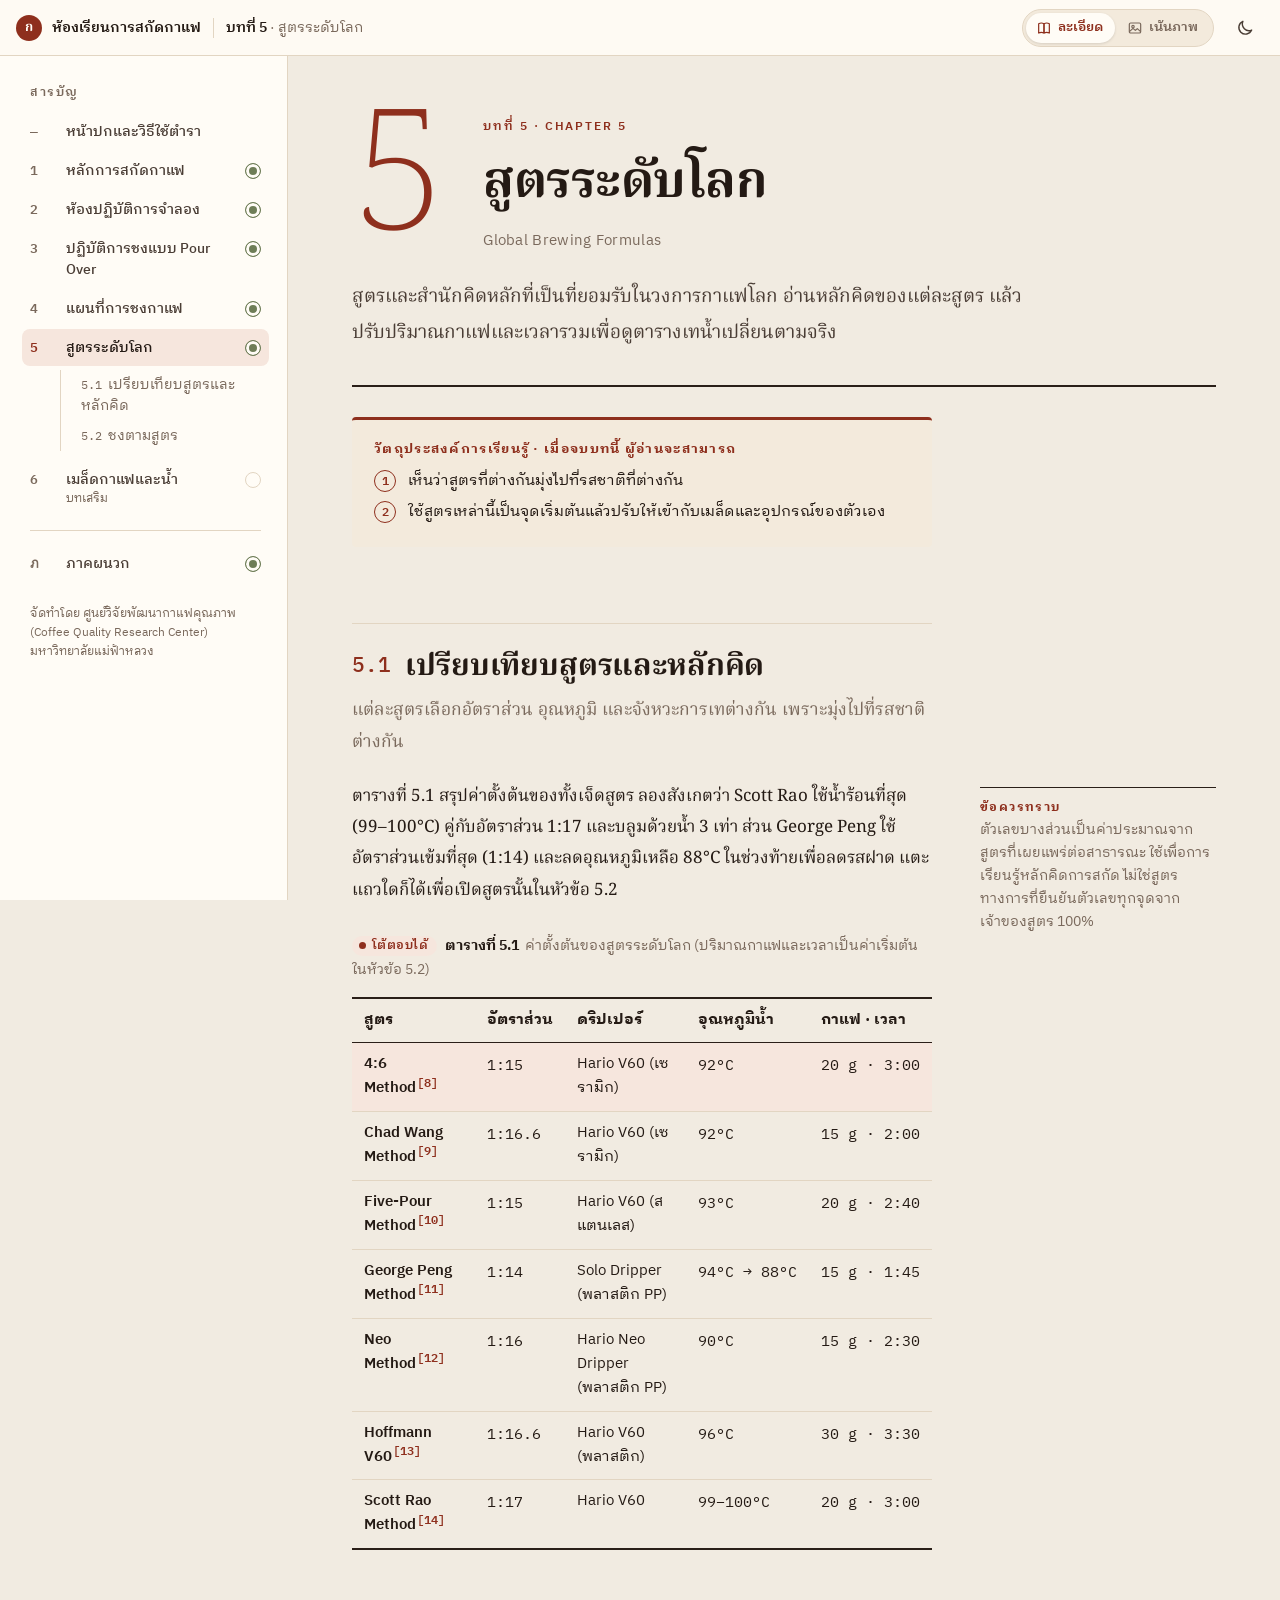
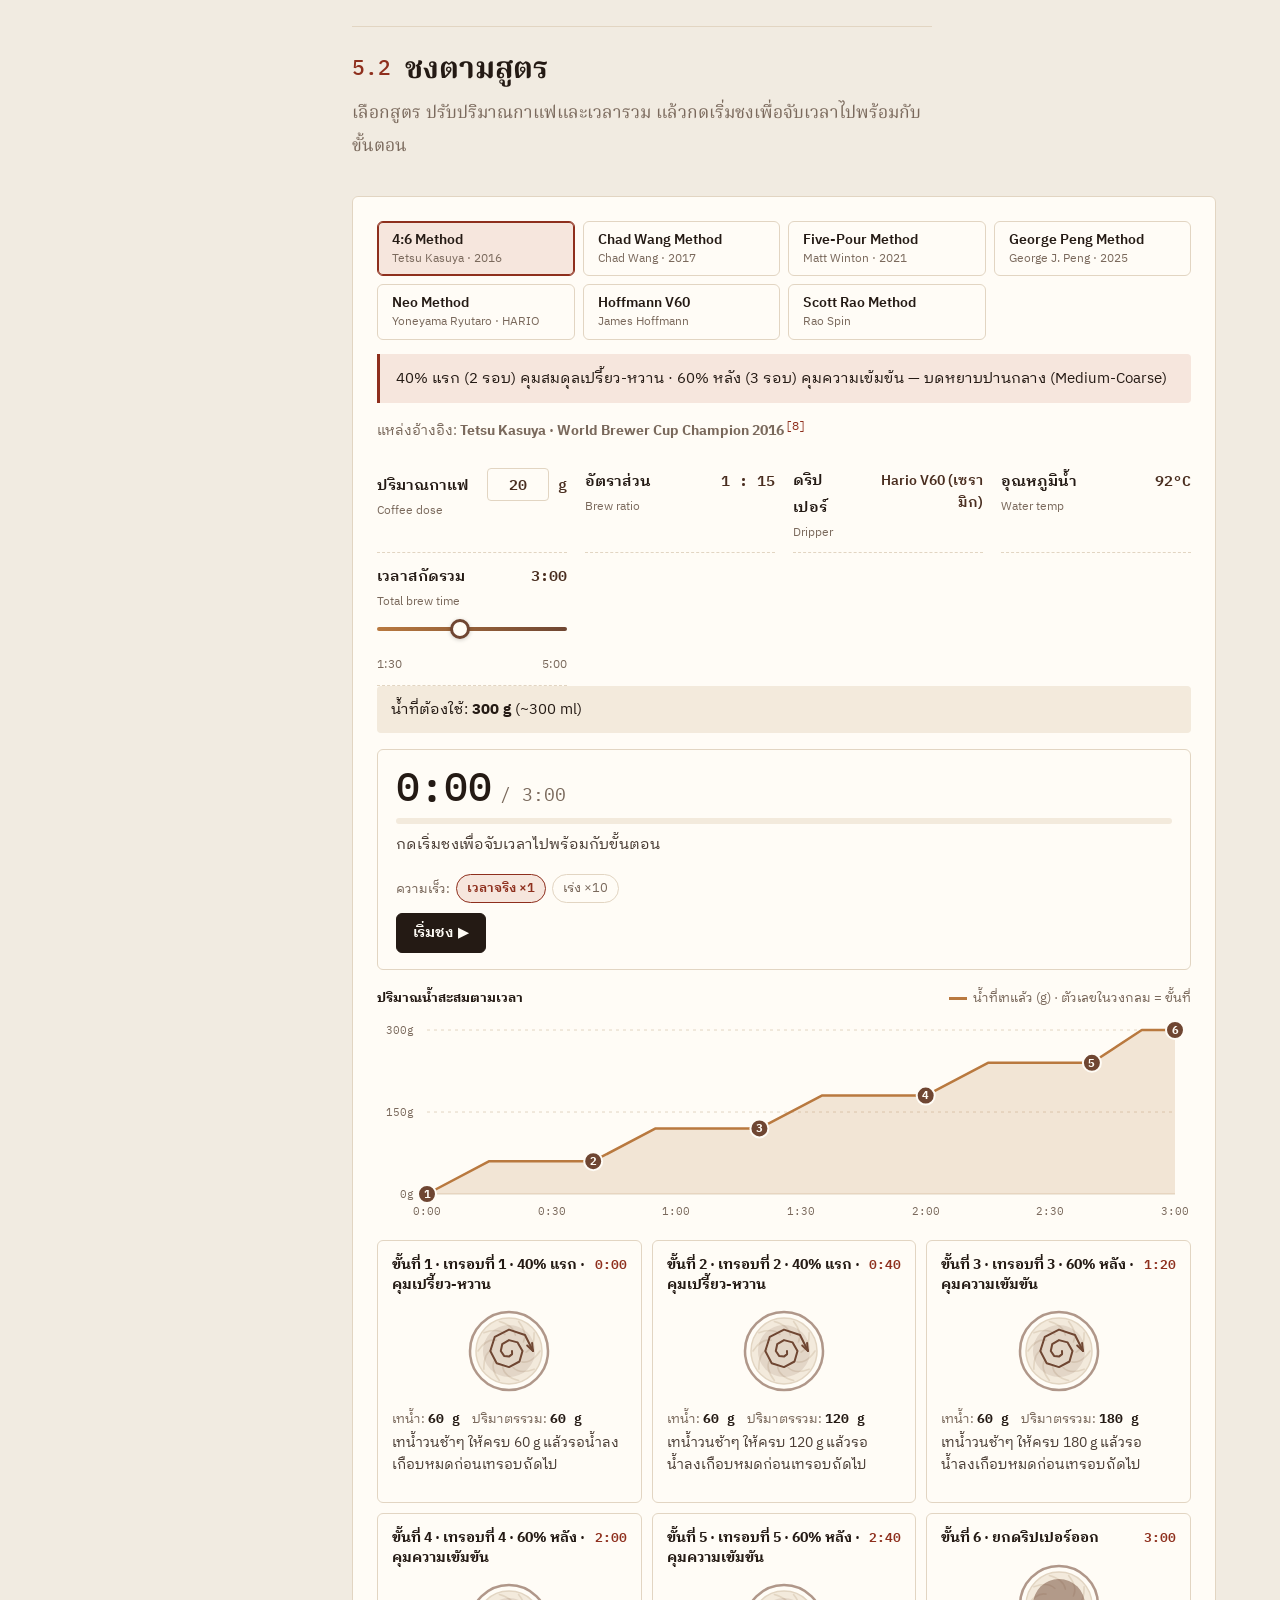
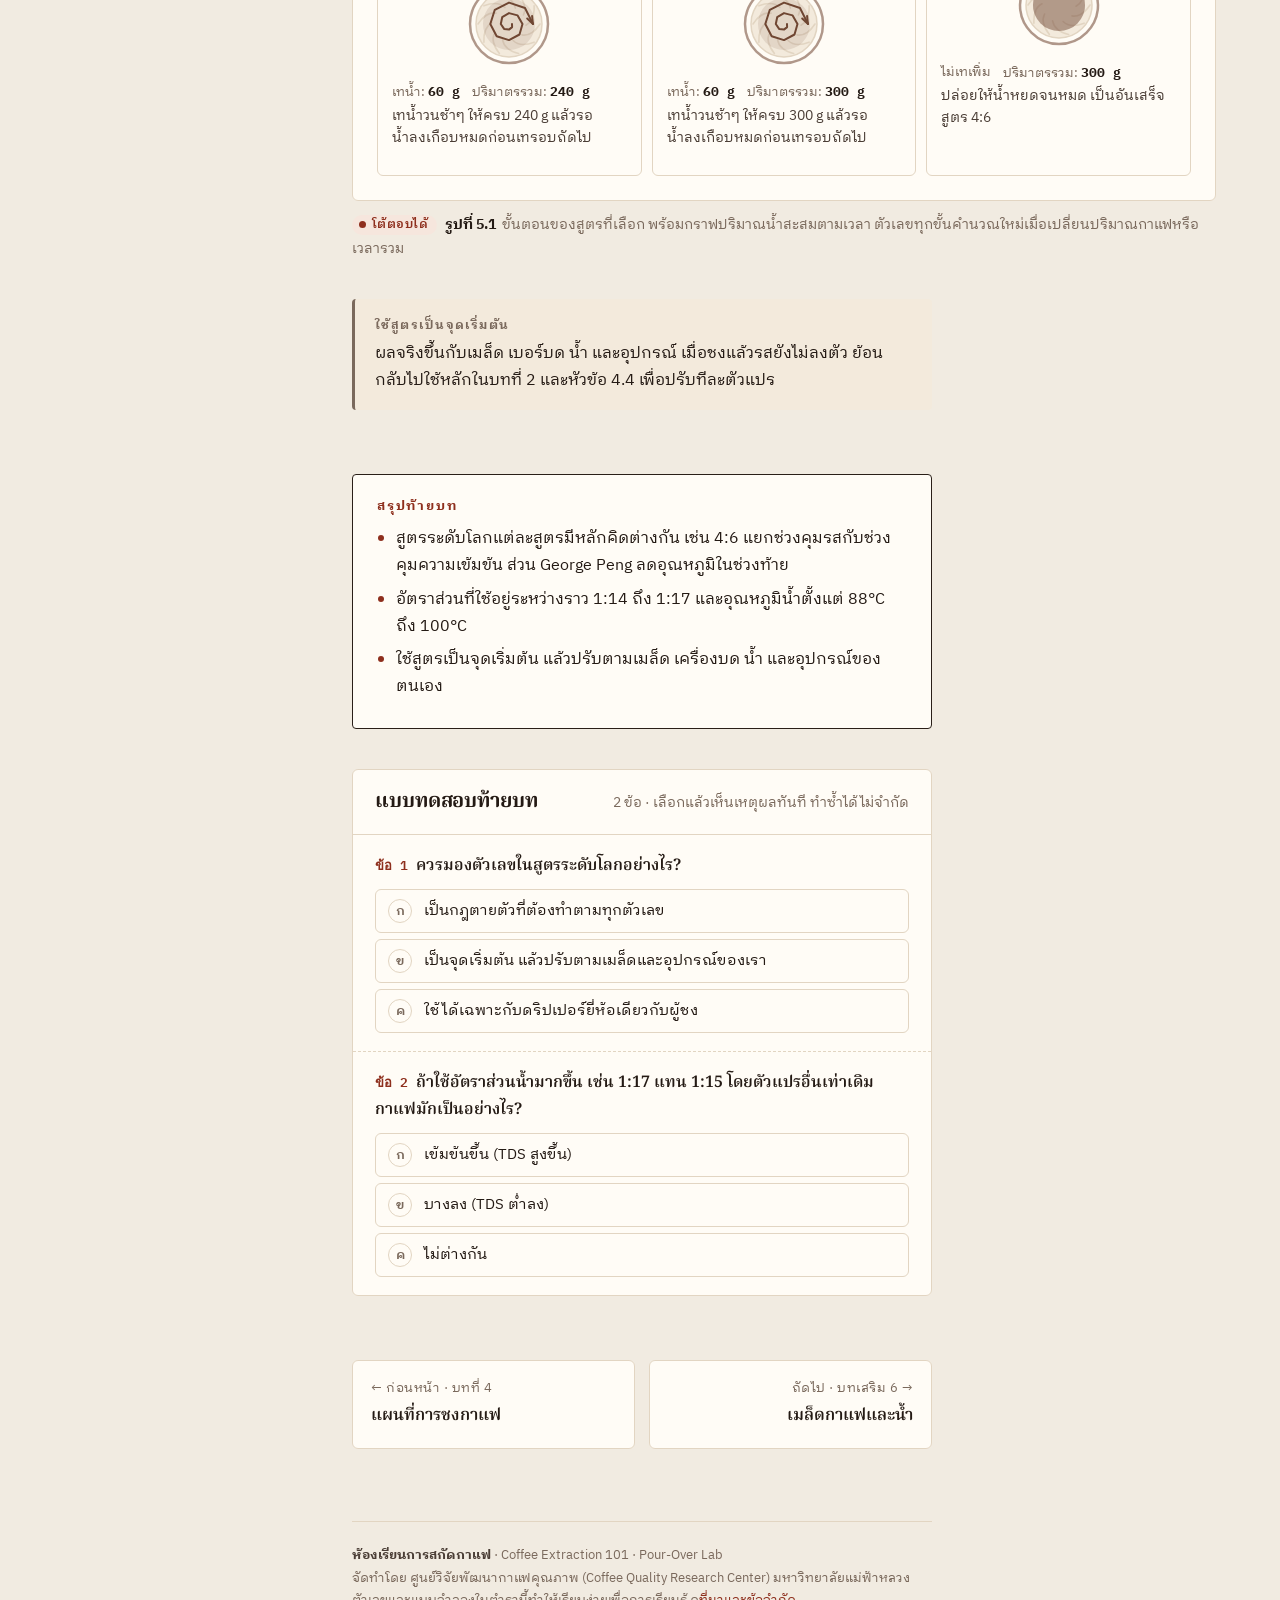
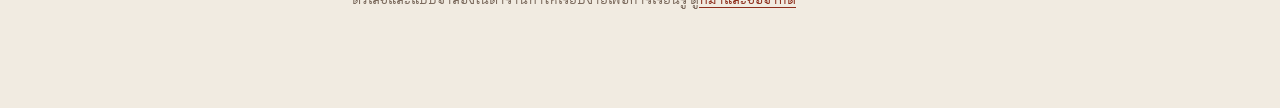
<file: interactive-book/ch5.html>
<!doctype html>
<html lang="th">
<head>
<meta charset="utf-8">
<meta name="viewport" content="width=device-width,initial-scale=1,viewport-fit=cover">
<title>บทที่ 5 สูตรระดับโลก · ห้องเรียนการสกัดกาแฟ</title>
<meta name="description" content="เปรียบเทียบสูตรดริปของแชมป์โลกและผู้เชี่ยวชาญ ทั้ง 4:6, Chad Wang, Five-Pour, George Peng, Neo, Hoffmann และ Scott Rao พร้อมตัวจับเวลา">
<link rel="preconnect" href="https://fonts.googleapis.com">
<link rel="preconnect" href="https://fonts.gstatic.com" crossorigin>
<link href="https://fonts.googleapis.com/css2?family=IBM+Plex+Mono:wght@400;500;600&family=IBM+Plex+Sans+Thai+Looped:wght@400;500;600;700&family=Noto+Serif+Thai:wght@200;400;500;600;700&display=swap" rel="stylesheet">
<link rel="stylesheet" href="assets/book.css">
<script>try{var d=document.documentElement,t=localStorage.getItem('book.theme'),m=localStorage.getItem('book.mode');if(t)d.setAttribute('data-theme',JSON.parse(t));if(m&&JSON.parse(m)==='visual')d.setAttribute('data-mode','visual');}catch(e){}</script>
</head>
<body class="book" data-page="ch5">
<main class="page" id="main"><div class="page-inner">
<header class="chapter-open">
  <span class="ch-num" aria-hidden="true">5</span>
  <p class="ch-label">บทที่ 5 · Chapter 5</p>
  <h1>สูตรระดับโลก</h1>
  <p class="ch-en">Global Brewing Formulas</p>
  <p class="ch-lead">สูตรและสำนักคิดหลักที่เป็นที่ยอมรับในวงการกาแฟโลก อ่านหลักคิดของแต่ละสูตร แล้วปรับปริมาณกาแฟและเวลารวมเพื่อดูตารางเทน้ำเปลี่ยนตามจริง</p>
</header>

<article class="prose">
<div data-obj="ch5"></div>

<h2 id="s5-1"><span class="sec-no">5.1</span>เปรียบเทียบสูตรและหลักคิด</h2>
<p class="dek">แต่ละสูตรเลือกอัตราส่วน อุณหภูมิ และจังหวะการเทต่างกัน เพราะมุ่งไปที่รสชาติต่างกัน</p>
<p class="gist">1:14–1:17 · 88–100°C · แตะจุดเพื่อเลือกสูตร</p>
<aside class="sidenote"><span class="sn-label">ข้อควรทราบ</span>ตัวเลขบางส่วนเป็นค่าประมาณจากสูตรที่เผยแพร่ต่อสาธารณะ ใช้เพื่อการเรียนรู้หลักคิดการสกัด ไม่ใช่สูตรทางการที่ยืนยันตัวเลขทุกจุดจากเจ้าของสูตร 100%</aside>
<p>ตารางที่ 5.1 สรุปค่าตั้งต้นของทั้งเจ็ดสูตร ลองสังเกตว่า Scott Rao ใช้น้ำร้อนที่สุด (99–100°C) คู่กับอัตราส่วน 1:17 และบลูมด้วยน้ำ 3 เท่า ส่วน George Peng ใช้อัตราส่วนเข้มที่สุด (1:14) และลดอุณหภูมิเหลือ 88°C ในช่วงท้ายเพื่อลดรสฝาด แตะแถวใดก็ได้เพื่อเปิดสูตรนั้นในหัวข้อ 5.2</p>
<figure class="fig visual-only"><div class="fig-body"><svg id="wr-map" viewBox="0 0 560 300" role="img" aria-label="แผนที่สูตร: อัตราส่วนน้ำต่อกาแฟกับอุณหภูมิน้ำของแต่ละสูตร แตะจุดเพื่อเลือกสูตร"></svg></div><figcaption><span class="badge-live">โต้ตอบได้</span></figcaption></figure>
<div class="tbl-wrap read-only">
  <p class="tbl-cap"><span class="badge-live">โต้ตอบได้</span><span class="fig-label">ตารางที่ 5.1</span>ค่าตั้งต้นของสูตรระดับโลก (ปริมาณกาแฟและเวลาเป็นค่าเริ่มต้นในหัวข้อ 5.2)</p>
  <table class="tbl tbl-compare">
    <thead><tr><th>สูตร</th><th>อัตราส่วน</th><th>ดริปเปอร์</th><th>อุณหภูมิน้ำ</th><th>กาแฟ · เวลา</th></tr></thead>
    <tbody id="wr-compare"></tbody>
  </table>
</div>

<h2 id="s5-2"><span class="sec-no">5.2</span>ชงตามสูตร</h2>
<p class="dek">เลือกสูตร ปรับปริมาณกาแฟและเวลารวม แล้วกดเริ่มชงเพื่อจับเวลาไปพร้อมกับขั้นตอน</p>
<p class="gist">เลือกสูตร แล้วกดเริ่มชง</p>
<figure class="fig wide">
  <div class="fig-body brew-panel">
    <div class="wr-picker" id="wr-picker" role="group" aria-label="เลือกสูตร"></div>
    <p class="wr-note" id="wr-philosophy"></p>
    <p class="wr-source" id="wr-source"></p>
    <div class="recipe-inputs">
      <div class="control"><div class="control-head"><span class="control-label">ปริมาณกาแฟ<span class="en">Coffee dose</span></span><span class="control-value"><input type="number" id="wr-dose" min="10" max="50" step="1" value="15" class="dose-field" aria-label="ปริมาณกาแฟ (กรัม)"> g</span></div></div>
      <div class="control"><div class="control-head"><span class="control-label">อัตราส่วน<span class="en">Brew ratio</span></span><span class="control-value" id="wr-ratio-label">1 : 15</span></div></div>
      <div class="control"><div class="control-head"><span class="control-label">ดริปเปอร์<span class="en">Dripper</span></span><span class="control-value" id="wr-dripper-label" style="font-family:var(--sans);font-size:13.5px;white-space:normal;text-align:right">—</span></div></div>
      <div class="control"><div class="control-head"><span class="control-label">อุณหภูมิน้ำ<span class="en">Water temp</span></span><span class="control-value" id="wr-temp-label">—</span></div></div>
      <div class="control">
        <div class="control-head"><span class="control-label">เวลาสกัดรวม<span class="en">Total brew time</span></span><span class="control-value" id="wr-time-val">2:30</span></div>
        <input type="range" id="wr-time" min="90" max="300" step="5" value="150" aria-label="เวลาสกัดรวม">
        <div class="scale-labels"><span>1:30</span><span>5:00</span></div>
      </div>
    </div>
    <p class="recipe-water" id="wr-water"></p>
    <div class="timer-bar">
  <div class="timer-display"><span class="timer-elapsed" id="wr-timer-elapsed">0:00</span><span class="timer-total" id="wr-timer-total-label">/ 0:00</span></div>
  <div class="timer-track"><div class="timer-fill" id="wr-timer-fill"></div></div>
  <p class="timer-step-label" id="wr-timer-step-label" aria-live="polite">กดเริ่มชงเพื่อจับเวลาไปพร้อมกับขั้นตอน</p>
  <div class="speed-row" role="group" aria-label="ความเร็วตัวจับเวลา"><span>ความเร็ว:</span><button type="button" class="speed-btn" data-speed="1" aria-pressed="true">เวลาจริง ×1</button><button type="button" class="speed-btn" data-speed="10" aria-pressed="false">เร่ง ×10</button><span class="speed-msg" aria-live="polite"></span></div>
  <div class="timer-btns"><button class="btn primary" id="wr-timer-start" type="button">เริ่มชง ▶</button><button class="btn" id="wr-timer-pause" type="button" hidden>หยุดชั่วคราว ⏸</button><button class="btn" id="wr-timer-reset" type="button" hidden>รีเซ็ต ↺</button></div>
</div>
    <div class="profile-fig">
  <div class="profile-head"><span class="profile-title">ปริมาณน้ำสะสมตามเวลา</span><span class="profile-legend"><i></i>น้ำที่เทแล้ว (g) · ตัวเลขในวงกลม = ขั้นที่</span></div>
  <svg id="wr-profile" class="profile-svg" viewBox="0 0 600 190" role="img" aria-label="กราฟขั้นบันไดแสดงน้ำที่เทสะสมตามเวลาของแต่ละขั้น"></svg>
</div>
      <svg style="position:absolute;width:0;height:0" aria-hidden="true">
        <defs>
          <symbol id="ico-dripper" viewBox="0 0 120 100">
            <circle cx="60" cy="50" r="39" fill="var(--paper)" stroke="var(--coffee)" stroke-opacity=".55" stroke-width="2.5"/>
            <circle cx="60" cy="50" r="33" fill="var(--paper-2)" stroke="var(--line)" stroke-width="1.5"/>
            <g fill="none" stroke="var(--line)" stroke-width="1.6" stroke-linecap="round"><path d="M91.0,50.0 Q82.8,62.5 73.0,60.9"/><path d="M85.1,68.2 Q71.1,73.5 64.1,66.5"/><path d="M69.6,79.5 Q55.2,75.6 53.6,65.8"/><path d="M50.4,79.5 Q41.1,67.8 45.6,59.0"/><path d="M34.9,68.2 Q34.2,53.3 43.0,48.8"/><path d="M29.0,50.0 Q37.2,37.5 47.0,39.1"/><path d="M34.9,31.8 Q48.9,26.5 55.9,33.5"/><path d="M50.4,20.5 Q64.8,24.4 66.4,34.2"/><path d="M69.6,20.5 Q78.9,32.2 74.4,41.0"/><path d="M85.1,31.8 Q85.8,46.7 77.0,51.2"/></g>
            <circle cx="60" cy="50" r="26" fill="var(--coffee)" fill-opacity="0.12"/>
          </symbol>
        </defs>
      </svg>
    <div class="recipe-cards" id="wr-cards"></div>
  </div>
  <figcaption><span class="badge-live">โต้ตอบได้</span><span class="fig-label">รูปที่ 5.1</span>ขั้นตอนของสูตรที่เลือก พร้อมกราฟปริมาณน้ำสะสมตามเวลา ตัวเลขทุกขั้นคำนวณใหม่เมื่อเปลี่ยนปริมาณกาแฟหรือเวลารวม</figcaption>
</figure>
<div class="callout note"><span class="callout-label">ใช้สูตรเป็นจุดเริ่มต้น</span><p>ผลจริงขึ้นกับเมล็ด เบอร์บด น้ำ และอุปกรณ์ เมื่อชงแล้วรสยังไม่ลงตัว ย้อนกลับไปใช้หลักในบทที่ 2 และหัวข้อ 4.4 เพื่อปรับทีละตัวแปร</p></div>

<div data-summary="ch5"></div>
<div class="quiz" data-quiz="ch5"></div>
<nav class="pager" data-auto></nav>
<footer class="colophon" data-auto></footer>
</article>
</div></main>
<script src="assets/data.js"></script>
<script src="assets/book.js"></script>
<script src="assets/brew.js"></script>
</body>
</html>
</file>
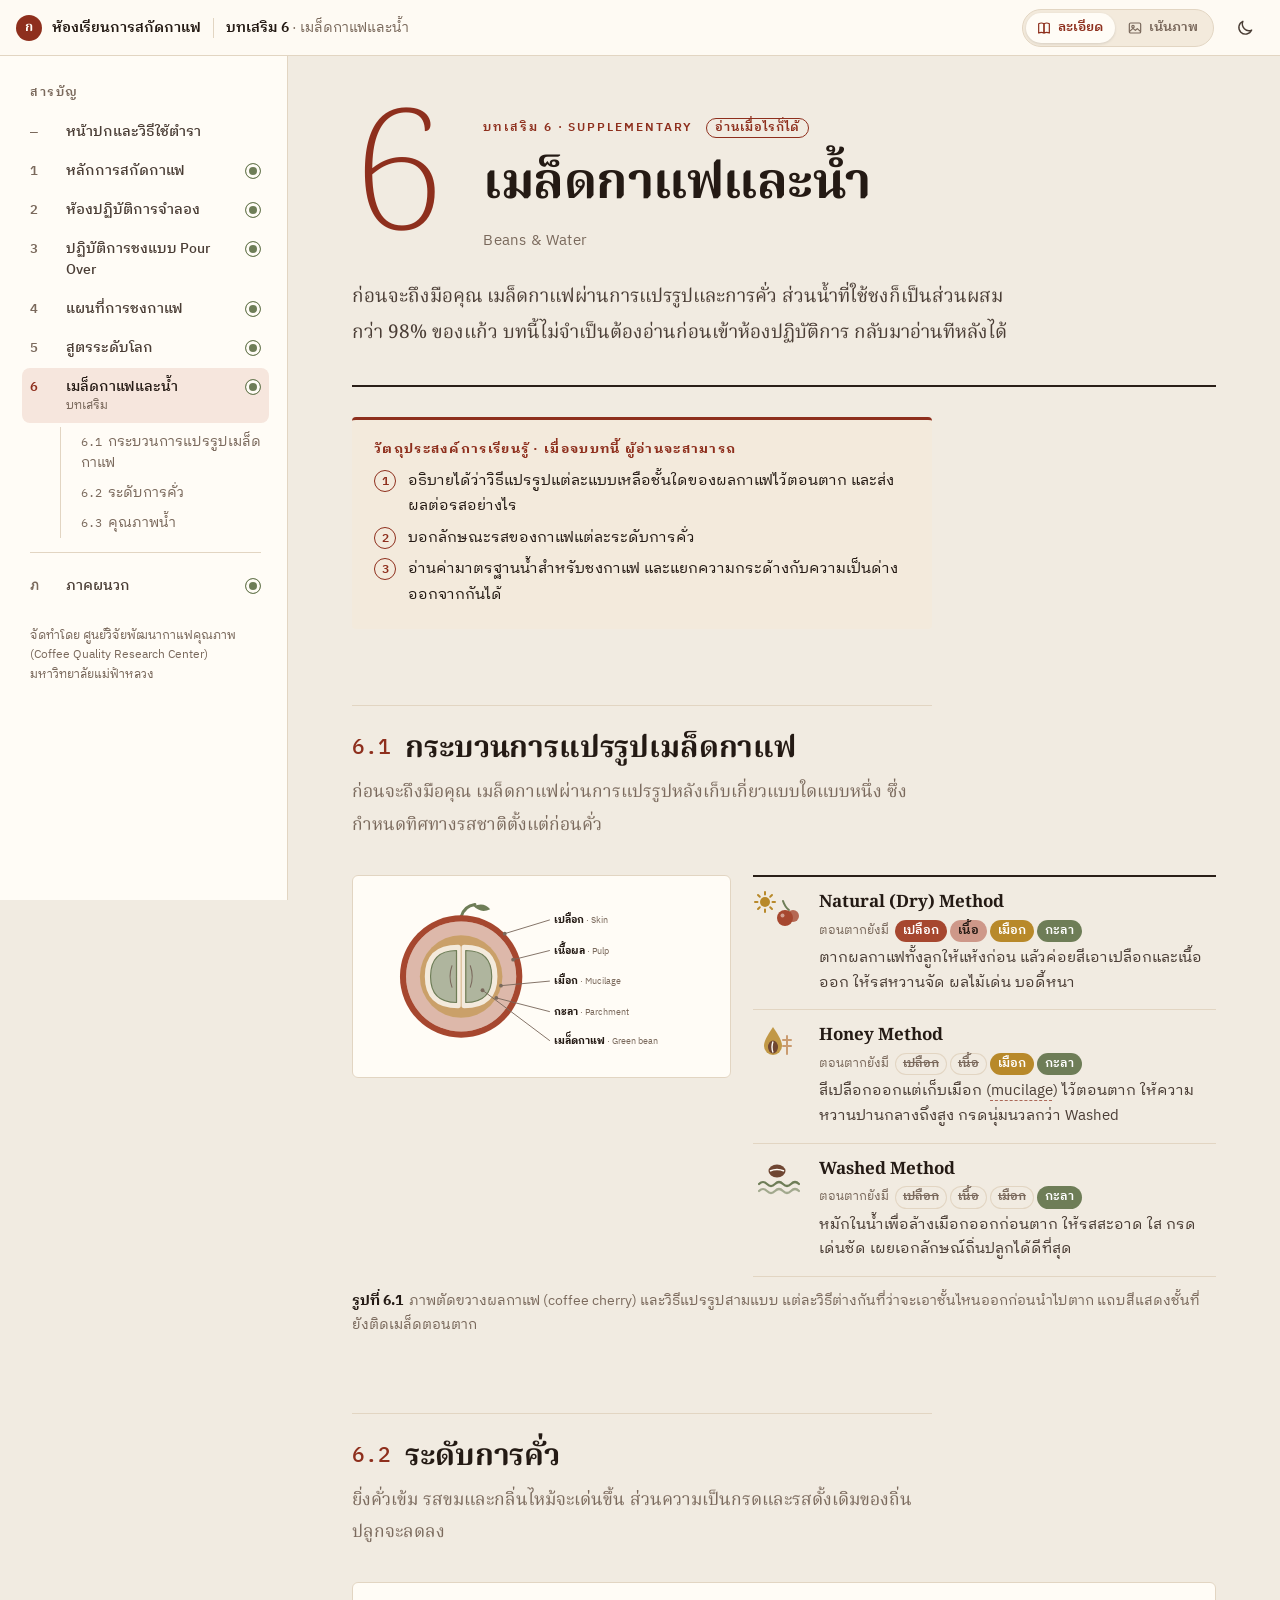
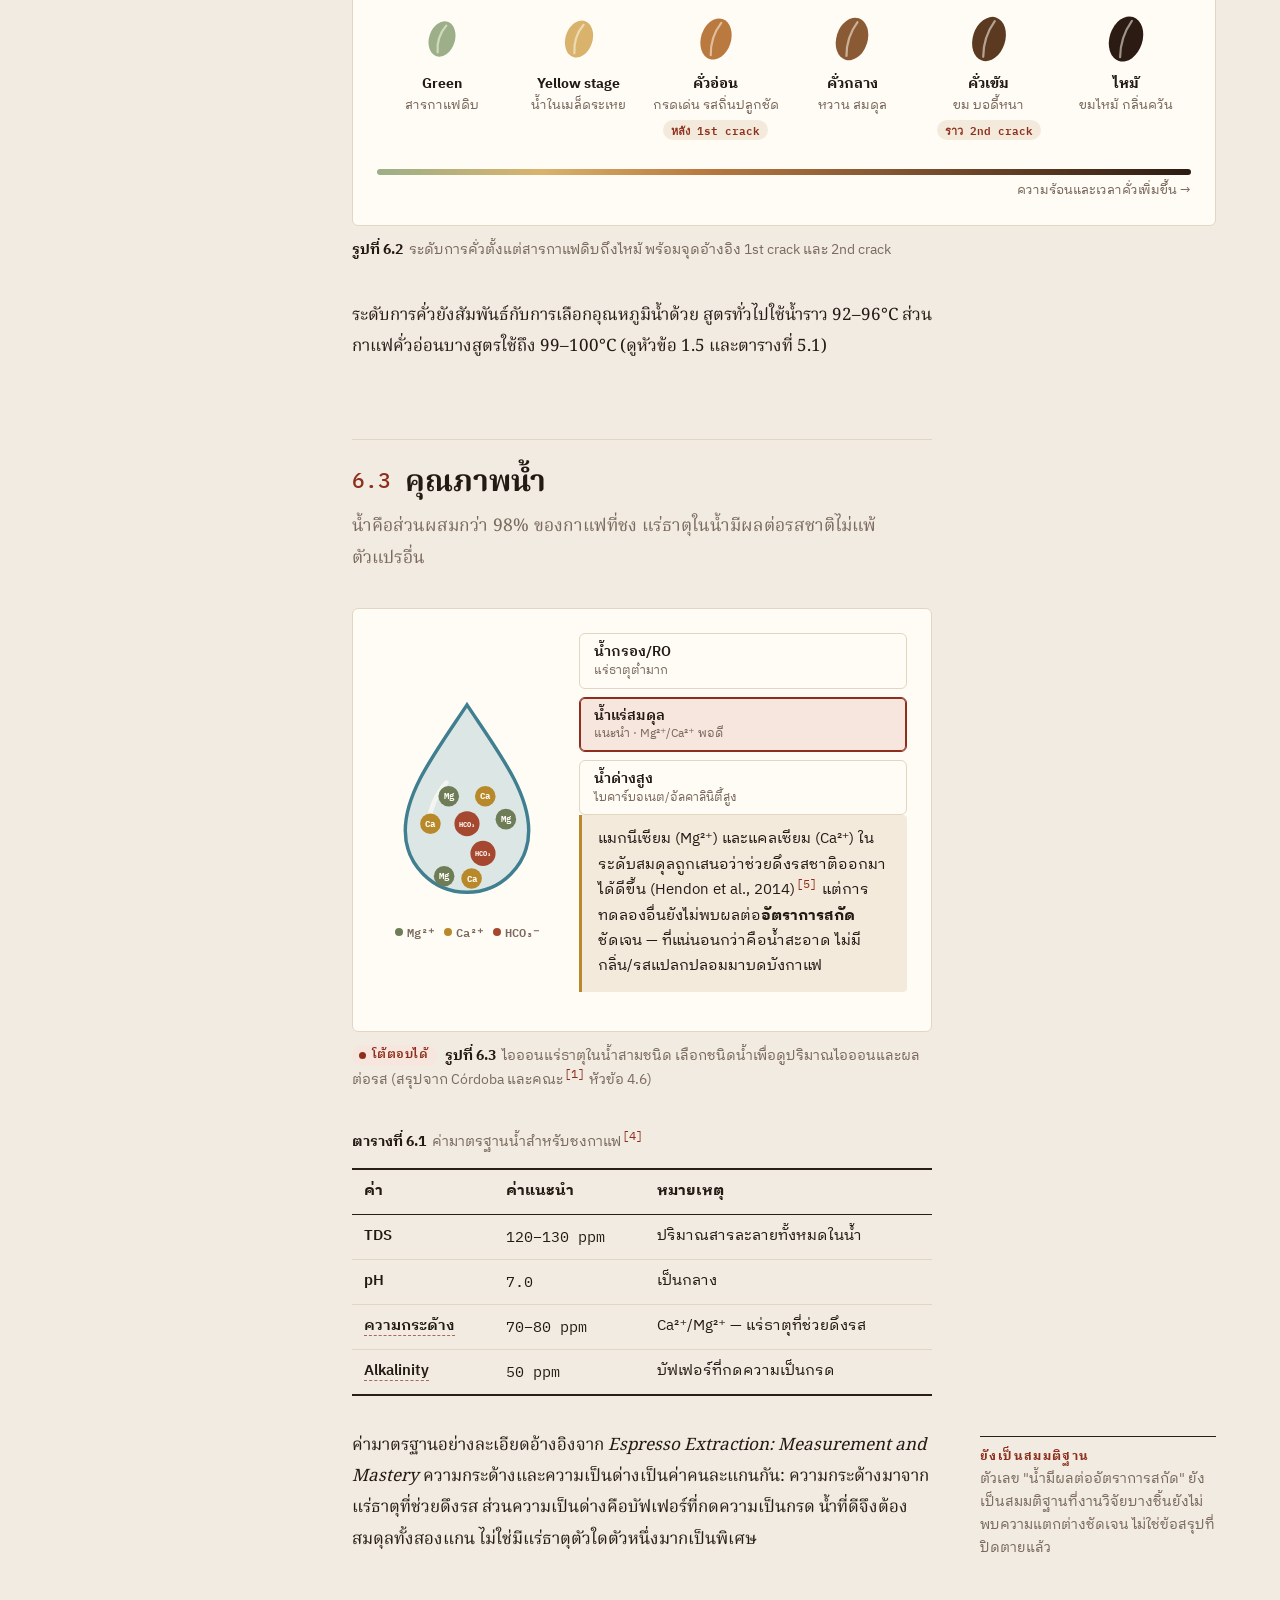
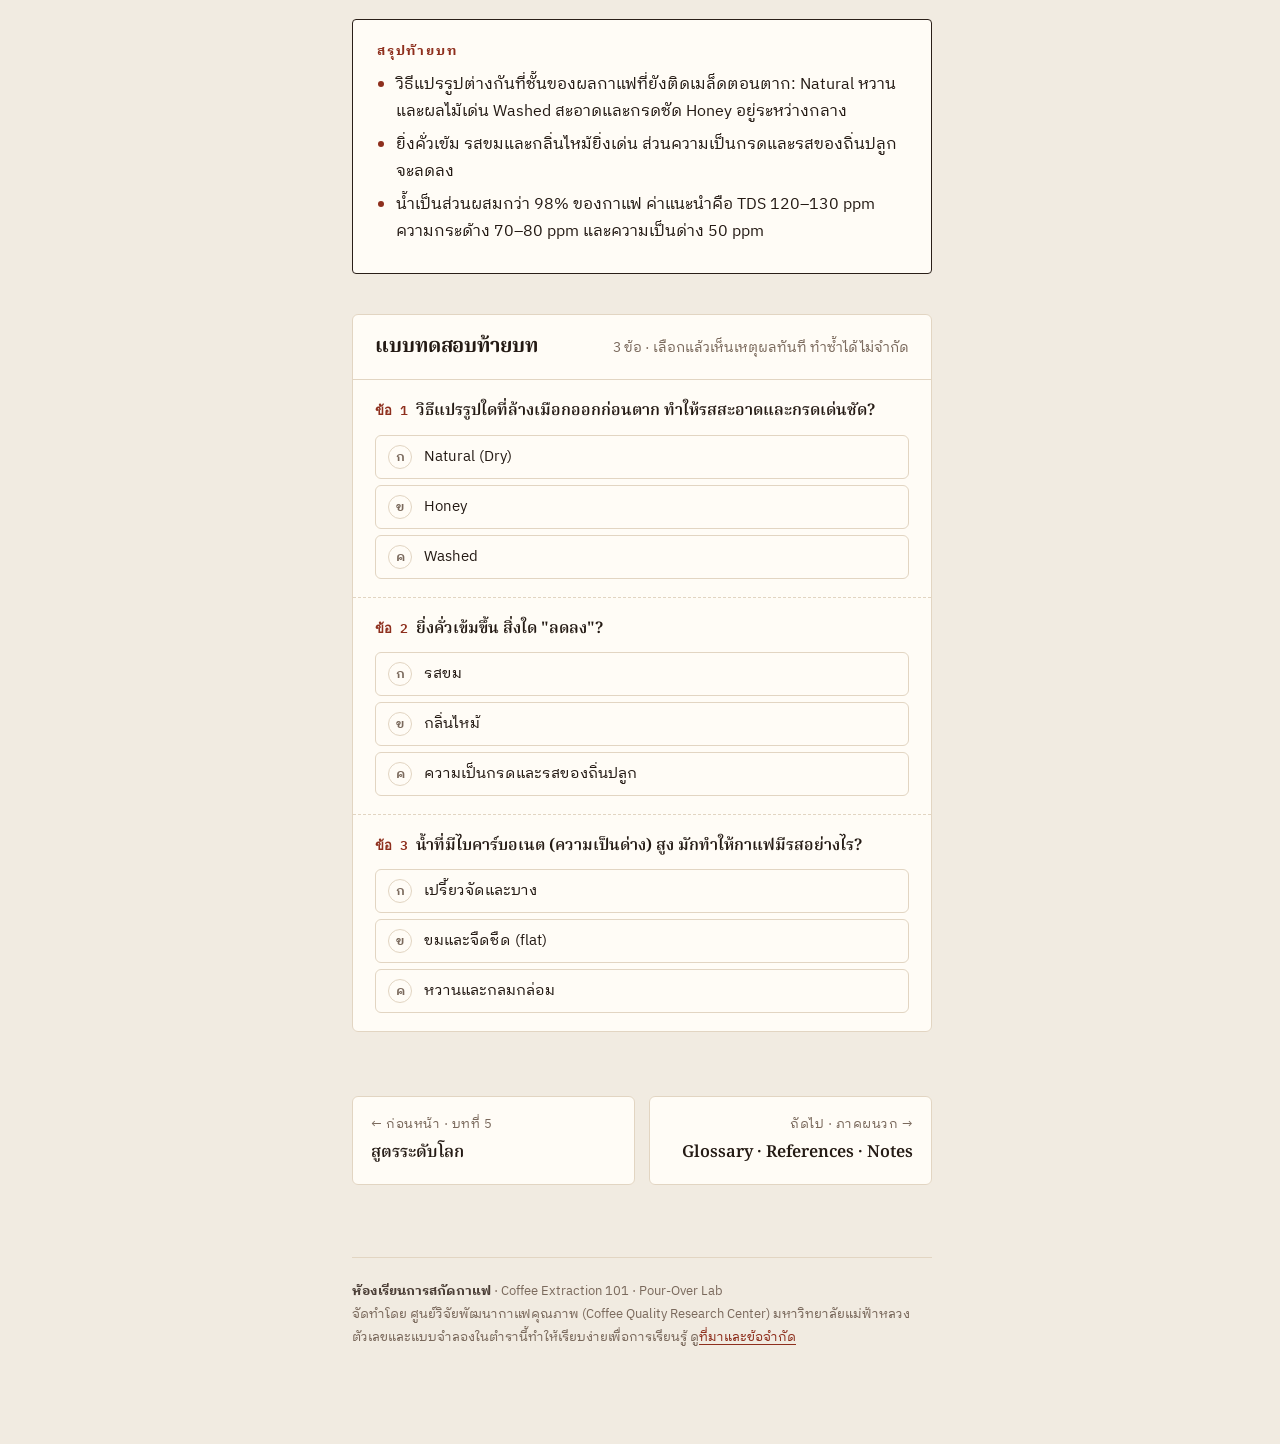
<file: interactive-book/ch6.html>
<!doctype html>
<html lang="th">
<head>
<meta charset="utf-8">
<meta name="viewport" content="width=device-width,initial-scale=1,viewport-fit=cover">
<title>บทเสริม 6 เมล็ดกาแฟและน้ำ · ห้องเรียนการสกัดกาแฟ</title>
<meta name="description" content="กระบวนการแปรรูปเมล็ดกาแฟ ระดับการคั่ว และคุณภาพน้ำสำหรับชงกาแฟ ปัจจัยตั้งต้นที่กำหนดทิศทางรสก่อนการสกัด">
<link rel="preconnect" href="https://fonts.googleapis.com">
<link rel="preconnect" href="https://fonts.gstatic.com" crossorigin>
<link href="https://fonts.googleapis.com/css2?family=IBM+Plex+Mono:wght@400;500;600&family=IBM+Plex+Sans+Thai+Looped:wght@400;500;600;700&family=Noto+Serif+Thai:wght@200;400;500;600;700&display=swap" rel="stylesheet">
<link rel="stylesheet" href="assets/book.css">
<script>try{var d=document.documentElement,t=localStorage.getItem('book.theme'),m=localStorage.getItem('book.mode');if(t)d.setAttribute('data-theme',JSON.parse(t));if(m&&JSON.parse(m)==='visual')d.setAttribute('data-mode','visual');}catch(e){}</script>
</head>
<body class="book" data-page="ch6">
<main class="page" id="main"><div class="page-inner">
<header class="chapter-open">
  <span class="ch-num" aria-hidden="true">6</span>
  <p class="ch-label">บทเสริม 6 · Supplementary <span class="supp">อ่านเมื่อไรก็ได้</span></p>
  <h1>เมล็ดกาแฟและน้ำ</h1>
  <p class="ch-en">Beans &amp; Water</p>
  <p class="ch-lead">ก่อนจะถึงมือคุณ เมล็ดกาแฟผ่านการแปรรูปและการคั่ว ส่วนน้ำที่ใช้ชงก็เป็นส่วนผสมกว่า 98% ของแก้ว บทนี้ไม่จำเป็นต้องอ่านก่อนเข้าห้องปฏิบัติการ กลับมาอ่านทีหลังได้</p>
</header>

<article class="prose">
<div data-obj="ch6"></div>

<h2 id="s6-1"><span class="sec-no">6.1</span>กระบวนการแปรรูปเมล็ดกาแฟ</h2>
<p class="dek">ก่อนจะถึงมือคุณ เมล็ดกาแฟผ่านการแปรรูปหลังเก็บเกี่ยวแบบใดแบบหนึ่ง ซึ่งกำหนดทิศทางรสชาติตั้งแต่ก่อนคั่ว</p>
<p class="gist">Natural หวาน · Honey กลาง · Washed สะอาด</p>
<figure class="fig wide">
  <div class="process-layout">
    <div class="fig-body cherry-fig"><svg viewBox="0 0 430 200" role="img" aria-label="ภาพตัดขวางผลกาแฟ: เปลือก เนื้อผล เมือก กะลา และเมล็ดสองซีกที่หันด้านแบนเข้าหากัน">
          <path d="M110 22 q4 -14 18 -16" fill="none" stroke="var(--sage)" stroke-width="4" stroke-linecap="round"/>
          <path d="M126 8 q14 -6 22 4 q-12 6 -22 -4z" fill="var(--sage)"/>
          <circle cx="110" cy="100" r="80" fill="var(--rust)"/>
          <circle cx="110" cy="100" r="72" fill="var(--paper)"/>
          <circle cx="110" cy="100" r="72" fill="var(--rust)" fill-opacity=".38"/>
          <circle cx="110" cy="100" r="54" fill="var(--gold)" fill-opacity=".5"/>
          <g fill="var(--paper)" stroke="var(--paper-2)" stroke-width="7" stroke-linejoin="round">
            <path d="M106 62 Q66 62 66 100 Q66 138 106 138 Z"/><path d="M114 62 Q154 62 154 100 Q154 138 114 138 Z"/>
          </g>
          <g fill="var(--sage)" fill-opacity=".55" stroke="var(--sage)" stroke-width="1.5" stroke-linejoin="round">
            <path d="M104 66 Q70 66 70 100 Q70 134 104 134 Z"/><path d="M116 66 Q150 66 150 100 Q150 134 116 134 Z"/>
          </g>
          <g fill="none" stroke="var(--ink-dim)" stroke-width="1.4" stroke-linecap="round"><path d="M98 86 q-5 14 0 28"/><path d="M122 86 q5 14 0 28"/></g>
          <g fill="none" stroke="var(--ink-dim)" stroke-width="1.2">
            <path d="M167 44 L226 26"/><path d="M178 78 L226 66"/><path d="M162 112 L226 106"/><path d="M156 128 L226 146"/><path d="M138 118 L226 184"/>
          </g>
          <g fill="var(--ink-dim)"><circle cx="167" cy="44" r="2.5"/><circle cx="178" cy="78" r="2.5"/><circle cx="162" cy="112" r="2.5"/><circle cx="156" cy="128" r="2.5"/><circle cx="138" cy="118" r="2.5"/></g>
          <g font-family="IBM Plex Sans Thai Looped, sans-serif" font-size="13.5" fill="var(--ink)">
            <text x="232" y="30"><tspan font-weight="700">เปลือก</tspan><tspan fill="var(--ink-dim)" font-size="12"> · Skin</tspan></text>
            <text x="232" y="70"><tspan font-weight="700">เนื้อผล</tspan><tspan fill="var(--ink-dim)" font-size="12"> · Pulp</tspan></text>
            <text x="232" y="110"><tspan font-weight="700">เมือก</tspan><tspan fill="var(--ink-dim)" font-size="12"> · Mucilage</tspan></text>
            <text x="232" y="150"><tspan font-weight="700">กะลา</tspan><tspan fill="var(--ink-dim)" font-size="12"> · Parchment</tspan></text>
            <text x="232" y="188"><tspan font-weight="700">เมล็ดกาแฟ</tspan><tspan fill="var(--ink-dim)" font-size="12"> · Green bean</tspan></text>
          </g>
        </svg></div>
    <div class="process-list">
      <div class="process"><svg class="proc-ico" viewBox="0 0 48 40" aria-hidden="true"><circle cx="12" cy="11" r="5" fill="var(--gold)"/><g stroke="var(--gold)" stroke-width="2" stroke-linecap="round"><path d="M12 1v2.5M12 18.5V21M2 11h2.5M19.5 11H22M5 4l1.8 1.8M17.2 16.2 19 18M5 18l1.8-1.8M17.2 5.8 19 4"/></g><path d="M30 10q2 6 6 9" fill="none" stroke="var(--sage)" stroke-width="2" stroke-linecap="round"/><circle cx="32" cy="27" r="8" fill="var(--rust)"/><circle cx="40" cy="25" r="6" fill="var(--rust)" opacity=".8"/><circle cx="29.5" cy="24.5" r="2" fill="var(--paper)" opacity=".5"/></svg><h3>Natural (Dry) Method</h3>          <div class="layers" aria-label="ชั้นที่ยังติดเมล็ดตอนตาก"><span class="layers-k">ตอนตากยังมี</span><span class="layer-row"><span class="layer l-skin">เปลือก</span><span class="layer l-pulp">เนื้อ</span><span class="layer l-muc">เมือก</span><span class="layer l-par">กะลา</span></span></div><p>ตากผลกาแฟทั้งลูกให้แห้งก่อน แล้วค่อยสีเอาเปลือกและเนื้อออก ให้รสหวานจัด ผลไม้เด่น บอดี้หนา</p></div>
      <div class="process"><svg class="proc-ico" viewBox="0 0 48 40" aria-hidden="true"><path d="M20 3c-6 9-9 14-9 19a9 9 0 0 0 18 0c0-5-3-10-9-19z" fill="var(--gold)" opacity=".85"/><ellipse cx="20" cy="23" rx="5" ry="6.5" fill="var(--coffee)"/><path d="M20 17.5q-2 5.5 0 11" stroke="var(--paper)" stroke-width="1.4" fill="none"/><path d="M34 12v18M30 16h8M30 22h8" stroke="var(--caramel)" stroke-width="2" stroke-linecap="round" opacity=".7"/></svg><h3>Honey Method</h3>          <div class="layers" aria-label="ชั้นที่ยังติดเมล็ดตอนตาก"><span class="layers-k">ตอนตากยังมี</span><span class="layer-row"><span class="layer l-skin off">เปลือก</span><span class="layer l-pulp off">เนื้อ</span><span class="layer l-muc">เมือก</span><span class="layer l-par">กะลา</span></span></div><p>สีเปลือกออกแต่เก็บเมือก (<a class="term" data-term="mucilage" href="appendix.html#g-mucilage">mucilage</a>) ไว้ตอนตาก ให้ความหวานปานกลางถึงสูง กรดนุ่มนวลกว่า Washed</p></div>
      <div class="process"><svg class="proc-ico" viewBox="0 0 48 40" aria-hidden="true"><ellipse cx="24" cy="13" rx="8.5" ry="6.5" fill="var(--coffee)"/><path d="M17 13q7-3 14 0" stroke="var(--paper)" stroke-width="1.5" fill="none"/><g fill="none" stroke="var(--sage)" stroke-width="2.2" stroke-linecap="round"><path d="M6 26q4-4 8 0t8 0 8 0 8 0 8 0"/><path d="M6 33q4-4 8 0t8 0 8 0 8 0 8 0" opacity=".6"/></g></svg><h3>Washed Method</h3>          <div class="layers" aria-label="ชั้นที่ยังติดเมล็ดตอนตาก"><span class="layers-k">ตอนตากยังมี</span><span class="layer-row"><span class="layer l-skin off">เปลือก</span><span class="layer l-pulp off">เนื้อ</span><span class="layer l-muc off">เมือก</span><span class="layer l-par">กะลา</span></span></div><p>หมักในน้ำเพื่อล้างเมือกออกก่อนตาก ให้รสสะอาด ใส กรดเด่นชัด เผยเอกลักษณ์ถิ่นปลูกได้ดีที่สุด</p></div>
    </div>
  </div>
  <figcaption><span class="fig-label">รูปที่ 6.1</span>ภาพตัดขวางผลกาแฟ (coffee cherry) และวิธีแปรรูปสามแบบ แต่ละวิธีต่างกันที่ว่าจะเอาชั้นไหนออกก่อนนำไปตาก แถบสีแสดงชั้นที่ยังติดเมล็ดตอนตาก</figcaption>
</figure>

<h2 id="s6-2"><span class="sec-no">6.2</span>ระดับการคั่ว</h2>
<p class="dek">ยิ่งคั่วเข้ม รสขมและกลิ่นไหม้จะเด่นขึ้น ส่วนความเป็นกรดและรสดั้งเดิมของถิ่นปลูกจะลดลง</p>
<p class="gist">ยิ่งเข้ม ยิ่งขม กรดยิ่งหาย</p>
<figure class="fig wide">
  <div class="fig-body">
      <ol class="roast-row">
        <li class="roast-step"><svg viewBox="0 0 48 56" aria-hidden="true"><g transform="translate(24 28) rotate(18)"><ellipse rx="12.9" ry="18.1" fill="#9CAF88"/><path d="M0 -14.1 q-6 14.1 0 28.1" fill="none" stroke="rgba(255,248,236,.55)" stroke-width="2.2" stroke-linecap="round"/></g></svg><span class="rs-name">Green</span><span class="rs-desc">สารกาแฟดิบ</span></li>
        <li class="roast-step"><svg viewBox="0 0 48 56" aria-hidden="true"><g transform="translate(24 28) rotate(18)"><ellipse rx="13.5" ry="18.9" fill="#D9B36C"/><path d="M0 -14.9 q-6 14.9 0 29.8" fill="none" stroke="rgba(255,248,236,.55)" stroke-width="2.2" stroke-linecap="round"/></g></svg><span class="rs-name">Yellow stage</span><span class="rs-desc">น้ำในเมล็ดระเหย</span></li>
        <li class="roast-step"><svg viewBox="0 0 48 56" aria-hidden="true"><g transform="translate(24 28) rotate(18)"><ellipse rx="15.0" ry="21.0" fill="#B9793F"/><path d="M0 -17.0 q-6 17.0 0 34.0" fill="none" stroke="rgba(255,248,236,.55)" stroke-width="2.2" stroke-linecap="round"/></g></svg><span class="rs-name">คั่วอ่อน</span><span class="rs-desc">กรดเด่น รสถิ่นปลูกชัด</span><span class="rs-tag">หลัง 1st crack</span></li>
        <li class="roast-step"><svg viewBox="0 0 48 56" aria-hidden="true"><g transform="translate(24 28) rotate(18)"><ellipse rx="15.6" ry="21.8" fill="#8A5A34"/><path d="M0 -17.8 q-6 17.8 0 35.7" fill="none" stroke="rgba(255,248,236,.55)" stroke-width="2.2" stroke-linecap="round"/></g></svg><span class="rs-name">คั่วกลาง</span><span class="rs-desc">หวาน สมดุล</span></li>
        <li class="roast-step"><svg viewBox="0 0 48 56" aria-hidden="true"><g transform="translate(24 28) rotate(18)"><ellipse rx="16.2" ry="22.7" fill="#5C3A22"/><path d="M0 -18.7 q-6 18.7 0 37.4" fill="none" stroke="rgba(255,248,236,.55)" stroke-width="2.2" stroke-linecap="round"/></g></svg><span class="rs-name">คั่วเข้ม</span><span class="rs-desc">ขม บอดี้หนา</span><span class="rs-tag">ราว 2nd crack</span></li>
        <li class="roast-step"><svg viewBox="0 0 48 56" aria-hidden="true"><g transform="translate(24 28) rotate(18)"><ellipse rx="16.5" ry="23.1" fill="#2B1B12"/><path d="M0 -19.1 q-6 19.1 0 38.2" fill="none" stroke="rgba(255,248,236,.55)" stroke-width="2.2" stroke-linecap="round"/></g></svg><span class="rs-name">ไหม้</span><span class="rs-desc">ขมไหม้ กลิ่นควัน</span></li>
      </ol>
    <div class="roast-bar" aria-hidden="true"></div>
    <p class="roast-axis">ความร้อนและเวลาคั่วเพิ่มขึ้น →</p>
  </div>
  <figcaption><span class="fig-label">รูปที่ 6.2</span>ระดับการคั่วตั้งแต่สารกาแฟดิบถึงไหม้ พร้อมจุดอ้างอิง 1st crack และ 2nd crack</figcaption>
</figure>
<p>ระดับการคั่วยังสัมพันธ์กับการเลือกอุณหภูมิน้ำด้วย สูตรทั่วไปใช้น้ำราว 92–96°C ส่วนกาแฟคั่วอ่อนบางสูตรใช้ถึง 99–100°C (ดูหัวข้อ 1.5 และตารางที่ 5.1)</p>

<h2 id="s6-3"><span class="sec-no">6.3</span>คุณภาพน้ำ</h2>
<p class="dek">น้ำคือส่วนผสมกว่า 98% ของกาแฟที่ชง แร่ธาตุในน้ำมีผลต่อรสชาติไม่แพ้ตัวแปรอื่น</p>
<p class="gist">แตะชนิดน้ำ ดูผลต่อรส</p>
<figure class="fig">
  <div class="fig-body water-layout">
        <figure class="water-fig"><svg viewBox="0 0 140 176" id="water-drop" role="img" aria-label="หยดน้ำแสดงไอออนแร่ธาตุ แมกนีเซียม แคลเซียม และไบคาร์บอเนต ตามชนิดน้ำที่เลือก"><path d="M70 6 C42 48 16 82 16 116 a54 54 0 0 0 108 0 C124 82 98 48 70 6z" fill="var(--water)" fill-opacity=".18" stroke="var(--water)" stroke-width="3"/><path d="M36 112 q2 -22 16 -38" fill="none" stroke="var(--paper)" stroke-width="4" stroke-linecap="round" opacity=".7"/><g class="ion ion-mg" data-t="mg" data-i="0"><circle cx="54" cy="86" r="9"/><text x="54" y="88.6" text-anchor="middle" font-size="7.5">Mg</text></g><g class="ion ion-mg" data-t="mg" data-i="1"><circle cx="104" cy="106" r="9"/><text x="104" y="108.6" text-anchor="middle" font-size="7.5">Mg</text></g><g class="ion ion-mg" data-t="mg" data-i="2"><circle cx="50" cy="156" r="9"/><text x="50" y="158.6" text-anchor="middle" font-size="7.5">Mg</text></g><g class="ion ion-mg" data-t="mg" data-i="3"><circle cx="62" cy="134" r="9"/><text x="62" y="136.6" text-anchor="middle" font-size="7.5">Mg</text></g><g class="ion ion-ca" data-t="ca" data-i="0"><circle cx="86" cy="86" r="9"/><text x="86" y="88.6" text-anchor="middle" font-size="7.5">Ca</text></g><g class="ion ion-ca" data-t="ca" data-i="1"><circle cx="38" cy="110" r="9"/><text x="38" y="112.6" text-anchor="middle" font-size="7.5">Ca</text></g><g class="ion ion-ca" data-t="ca" data-i="2"><circle cx="74" cy="158" r="9"/><text x="74" y="160.6" text-anchor="middle" font-size="7.5">Ca</text></g><g class="ion ion-ca" data-t="ca" data-i="3"><circle cx="70" cy="60" r="9"/><text x="70" y="62.6" text-anchor="middle" font-size="7.5">Ca</text></g><g class="ion ion-hco" data-t="hco" data-i="0"><circle cx="70" cy="110" r="11"/><text x="70" y="112.6" text-anchor="middle" font-size="6.5">HCO₃</text></g><g class="ion ion-hco" data-t="hco" data-i="1"><circle cx="84" cy="136" r="11"/><text x="84" y="138.6" text-anchor="middle" font-size="6.5">HCO₃</text></g><g class="ion ion-hco" data-t="hco" data-i="2"><circle cx="38" cy="134" r="11"/><text x="38" y="136.6" text-anchor="middle" font-size="6.5">HCO₃</text></g><g class="ion ion-hco" data-t="hco" data-i="3"><circle cx="110" cy="128" r="11"/><text x="110" y="130.6" text-anchor="middle" font-size="6.5">HCO₃</text></g><g class="ion ion-hco" data-t="hco" data-i="4"><circle cx="98" cy="154" r="11"/><text x="98" y="156.6" text-anchor="middle" font-size="6.5">HCO₃</text></g><g class="ion ion-hco" data-t="hco" data-i="5"><circle cx="70" cy="36" r="11"/><text x="70" y="38.6" text-anchor="middle" font-size="6.5">HCO₃</text></g></svg><figcaption><span class="ion-key k-mg">Mg²⁺</span><span class="ion-key k-ca">Ca²⁺</span><span class="ion-key k-hco">HCO₃⁻</span></figcaption></figure>
    <div>
      <div class="water-btns" id="water-btns" role="group" aria-label="ชนิดน้ำ">
        <button class="chip" data-water="ro" type="button" aria-pressed="false">น้ำกรอง/RO<small>แร่ธาตุต่ำมาก</small></button>
        <button class="chip" data-water="balanced" type="button" aria-pressed="true">น้ำแร่สมดุล<small>แนะนำ · Mg²⁺/Ca²⁺ พอดี</small></button>
        <button class="chip" data-water="hard" type="button" aria-pressed="false">น้ำด่างสูง<small>ไบคาร์บอเนต/อัลคาลินิตี้สูง</small></button>
      </div>
      <p class="water-note" id="water-note" aria-live="polite"></p>
      <p class="water-short visual-only" id="water-short" aria-live="polite"></p>
    </div>
  </div>
  <figcaption><span class="badge-live">โต้ตอบได้</span><span class="fig-label">รูปที่ 6.3</span>ไอออนแร่ธาตุในน้ำสามชนิด เลือกชนิดน้ำเพื่อดูปริมาณไอออนและผลต่อรส (สรุปจาก Córdoba และคณะ<sup class="cite"><a href="appendix.html#ref-1" data-ref="1">1</a></sup> หัวข้อ 4.6)</figcaption>
</figure>

<figure class="fig visual-only">        <ul class="spec-tiles" aria-label="ค่ามาตรฐานน้ำสำหรับชงกาแฟ"><li><svg viewBox="0 0 24 24" aria-hidden="true"><path d="M12 3c-4 5.5-6 8.7-6 11.5a6 6 0 0 0 12 0C18 11.7 16 8.5 12 3z"/><circle cx="10" cy="14" r="1" fill="currentColor"/><circle cx="13.5" cy="12" r="1" fill="currentColor"/><circle cx="13" cy="16.5" r="1" fill="currentColor"/></svg><span class="st-k">TDS</span><span class="st-v">120–130</span><span class="st-u">ppm</span></li><li><svg viewBox="0 0 24 24" aria-hidden="true"><path d="M7 3h10M8 3v14a4 4 0 0 0 8 0V3"/><path d="M8 11h8"/></svg><span class="st-k">pH</span><span class="st-v">7.0</span><span class="st-u">เป็นกลาง</span></li><li><svg viewBox="0 0 24 24" aria-hidden="true"><circle cx="8" cy="9" r="3.5"/><circle cx="16" cy="15" r="3.5"/><path d="M6.8 9h2.4M14.8 15h2.4M16 13.8v2.4"/></svg><span class="st-k">ความกระด้าง</span><span class="st-v">70–80</span><span class="st-u">ppm (Ca²⁺/Mg²⁺)</span></li><li><svg viewBox="0 0 24 24" aria-hidden="true"><path d="M4 18h16"/><path d="M6 18V9l6-4 6 4v9"/><path d="M10 18v-5h4v5"/></svg><span class="st-k">Alkalinity</span><span class="st-v">50</span><span class="st-u">ppm (บัฟเฟอร์)</span></li></ul></figure>
<div class="tbl-wrap read-only">
  <p class="tbl-cap"><span class="fig-label">ตารางที่ 6.1</span>ค่ามาตรฐานน้ำสำหรับชงกาแฟ<sup class="cite"><a href="appendix.html#ref-4" data-ref="4">4</a></sup></p>
  <table class="tbl">
    <thead><tr><th>ค่า</th><th>ค่าแนะนำ</th><th>หมายเหตุ</th></tr></thead>
    <tbody>
      <tr><td>TDS</td><td class="num">120–130 ppm</td><td>ปริมาณสารละลายทั้งหมดในน้ำ</td></tr>
      <tr><td>pH</td><td class="num">7.0</td><td>เป็นกลาง</td></tr>
      <tr><td><a class="term" data-term="hardness" href="appendix.html#g-hardness">ความกระด้าง</a></td><td class="num">70–80 ppm</td><td>Ca²⁺/Mg²⁺ — แร่ธาตุที่ช่วยดึงรส</td></tr>
      <tr><td><a class="term" data-term="alkalinity" href="appendix.html#g-alkalinity">Alkalinity</a></td><td class="num">50 ppm</td><td>บัฟเฟอร์ที่กดความเป็นกรด</td></tr>
    </tbody>
  </table>
</div>
<aside class="sidenote"><span class="sn-label">ยังเป็นสมมติฐาน</span>ตัวเลข "น้ำมีผลต่ออัตราการสกัด" ยังเป็นสมมติฐานที่งานวิจัยบางชิ้นยังไม่พบความแตกต่างชัดเจน ไม่ใช่ข้อสรุปที่ปิดตายแล้ว</aside>
<p>ค่ามาตรฐานอย่างละเอียดอ้างอิงจาก <em>Espresso Extraction: Measurement and Mastery</em> ความกระด้างและความเป็นด่างเป็นค่าคนละแกนกัน: ความกระด้างมาจากแร่ธาตุที่ช่วยดึงรส ส่วนความเป็นด่างคือบัฟเฟอร์ที่กดความเป็นกรด น้ำที่ดีจึงต้องสมดุลทั้งสองแกน ไม่ใช่มีแร่ธาตุตัวใดตัวหนึ่งมากเป็นพิเศษ</p>

<div data-summary="ch6"></div>
<div class="quiz" data-quiz="ch6"></div>
<nav class="pager" data-auto></nav>
<footer class="colophon" data-auto></footer>
</article>
</div></main>
<script src="assets/data.js"></script>
<script src="assets/book.js"></script>
<script src="assets/widgets.js"></script>
</body>
</html>
</file>
<file: interactive-book/assets/book.css>
/* ==========================================================================
   ห้องเรียนการสกัดกาแฟ — Interactive Academic Book
   Design system: tokens → shell → page typography → book furniture → widgets
   ========================================================================== */

/* ---------- 1. Tokens ---------- */
:root{
  color-scheme: light;
  --bg: #F1EBE1;
  --page: #FFFCF6;
  --paper: #FFFCF6;          /* surface used inside SVG illustrations */
  --paper-2: #F3EADC;
  --line: #E2D5C2;
  --rule: #2A1F18;
  --ink: #241A14;
  --ink-2: #4A3D35;
  --ink-dim: #7A695C;
  --accent: #8E2F1D;
  --accent-soft: #F6E6DD;
  --hl: #F8EACB;
  --coffee: #6F4632;
  --coffee-strong: #4A2E20;
  --caramel: #B9793F;
  --rust: #A6472F;
  --sage: #6E7D57;
  --gold: #B8892A;
  --water: #3F7F90;
  --focus: #8E2F1D;
  --shadow: 0 1px 2px rgba(60,35,20,.06), 0 8px 24px -12px rgba(60,35,20,.18);

  --serif: 'Noto Serif Thai', 'Noto Serif', Georgia, serif;
  --sans: 'IBM Plex Sans Thai Looped', 'IBM Plex Sans', system-ui, sans-serif;
  --mono: 'IBM Plex Mono', ui-monospace, SFMono-Regular, Menlo, monospace;

  --topbar-h: 56px;
  --side-w: 288px;
  --text-w: 680px;
  --margin-w: 236px;
  --margin-gap: 48px;
}
@media (prefers-color-scheme: dark){
  :root:not([data-theme="light"]){
    color-scheme: dark;
    --bg: #110C0A; --page: #1B1411; --paper: #1B1411; --paper-2: #261C17;
    --line: #3A2C23; --rule: #E9DDCF;
    --ink: #F0E6D9; --ink-2: #D6C7B8; --ink-dim: #A8927F;
    --accent: #E8977A; --accent-soft: #3A221A; --hl: #3A2D1B;
    --coffee: #D8A672; --coffee-strong: #EFCB9A; --caramel: #E0A868;
    --rust: #E17F5E; --sage: #9FB489; --gold: #E3C05D; --water: #7DB6C5; --focus: #E8977A;
    --shadow: 0 1px 2px rgba(0,0,0,.3), 0 10px 28px -14px rgba(0,0,0,.6);
  }
}
:root[data-theme="dark"]{
  color-scheme: dark;
  --bg: #110C0A; --page: #1B1411; --paper: #1B1411; --paper-2: #261C17;
  --line: #3A2C23; --rule: #E9DDCF;
  --ink: #F0E6D9; --ink-2: #D6C7B8; --ink-dim: #A8927F;
  --accent: #E8977A; --accent-soft: #3A221A; --hl: #3A2D1B;
  --coffee: #D8A672; --coffee-strong: #EFCB9A; --caramel: #E0A868;
  --rust: #E17F5E; --sage: #9FB489; --gold: #E3C05D; --water: #7DB6C5; --focus: #E8977A;
  --shadow: 0 1px 2px rgba(0,0,0,.3), 0 10px 28px -14px rgba(0,0,0,.6);
}

/* ---------- 2. Base ---------- */
*,*::before,*::after{ box-sizing: border-box; }
html{ -webkit-text-size-adjust: 100%; scroll-padding-top: calc(var(--topbar-h) + 24px); }
body{
  margin: 0; background: var(--bg); color: var(--ink);
  font: 400 17px/1.85 var(--serif);
  font-feature-settings: "kern","liga";
  -webkit-font-smoothing: antialiased;
}
img, svg{ max-width: 100%; }
a{ color: var(--accent); text-decoration-thickness: 1px; text-underline-offset: 3px; }
a:hover{ text-decoration-thickness: 2px; }
button{ font: inherit; color: inherit; }
:focus-visible{ outline: 2px solid var(--focus); outline-offset: 2px; border-radius: 3px; }
[hidden]{ display: none !important; }
.mono{ font-family: var(--mono); font-feature-settings: "tnum"; }
.sr-only{ position: absolute; width: 1px; height: 1px; overflow: hidden; clip: rect(0 0 0 0); white-space: nowrap; }
::selection{ background: var(--hl); }

/* ---------- 3. Shell: top bar, side contents, drawer ---------- */
body.book{ display: grid; grid-template-columns: var(--side-w) minmax(0,1fr); grid-template-rows: var(--topbar-h) 1fr; min-height: 100vh; }
body.book.front-matter{ grid-template-columns: minmax(0,1fr); }
body.book.front-matter .toc-side{ display: none; }

.topbar{
  grid-column: 1 / -1; position: sticky; top: env(safe-area-inset-top, 0px); z-index: 40;
  display: flex; align-items: center; gap: 12px; height: var(--topbar-h);
  padding: 0 16px; font-family: var(--sans); font-size: 14px;
  background: color-mix(in srgb, var(--page) 90%, transparent);
  backdrop-filter: saturate(1.4) blur(10px); -webkit-backdrop-filter: saturate(1.4) blur(10px);
  border-bottom: 1px solid var(--line);
}
.tb-btn{
  display: inline-grid; place-items: center; width: 38px; height: 38px; flex: none;
  border: 1px solid transparent; border-radius: 8px; background: none; cursor: pointer; color: var(--ink-2);
}
.tb-btn:hover{ background: var(--paper-2); border-color: var(--line); }
.tb-btn svg{ width: 20px; height: 20px; fill: none; stroke: currentColor; stroke-width: 1.7; stroke-linecap: round; stroke-linejoin: round; }
.tb-menu{ display: none; }
.tb-book{ display: flex; align-items: center; gap: 10px; color: var(--ink); text-decoration: none; font-weight: 600; white-space: nowrap; }
.tb-book .seal{ width: 26px; height: 26px; border-radius: 50%; background: var(--accent); display: grid; place-items: center; color: var(--page); font: 700 13px/1 var(--serif); }
.tb-sep{ width: 1px; height: 20px; background: var(--line); flex: none; }
.tb-chapter{ color: var(--ink-dim); white-space: nowrap; overflow: hidden; text-overflow: ellipsis; min-width: 0; }
.tb-chapter b{ color: var(--ink); font-weight: 600; }
.tb-spacer{ flex: 1; }
.tb-progress{ position: absolute; left: 0; right: 0; bottom: -1px; height: 2px; }
.tb-progress i{ display: block; height: 100%; width: 0; background: var(--accent); transition: width .12s linear; }

.toc-side{
  position: sticky; top: var(--topbar-h); height: calc(100vh - var(--topbar-h)); overflow-y: auto;
  border-right: 1px solid var(--line); background: var(--page);
  padding: 28px 18px 40px 22px; font-family: var(--sans); font-size: 14px; line-height: 1.5;
  scrollbar-width: thin;
}
.toc-head{ font-size: 11.5px; letter-spacing: .14em; text-transform: uppercase; color: var(--ink-dim); margin: 0 0 12px 8px; font-weight: 600; }
.toc-list{ list-style: none; margin: 0; padding: 0; }
.toc-ch{ margin: 2px 0; }
.toc-ch-link{
  display: grid; grid-template-columns: 30px 1fr auto; align-items: start; gap: 6px;
  padding: 8px 8px; border-radius: 8px; color: var(--ink-2); text-decoration: none;
}
.toc-ch-link:hover{ background: var(--paper-2); text-decoration: none; }
.toc-n{ font: 600 13px/1.6 var(--mono); color: var(--ink-dim); }
.toc-t{ font-weight: 500; }
.toc-t small{ display: block; font-size: 12px; color: var(--ink-dim); font-weight: 400; }
.toc-state{ width: 16px; height: 16px; margin-top: 3px; border-radius: 50%; border: 1.5px solid var(--line); }
.toc-state.read{ border-color: var(--sage); background: var(--sage); box-shadow: inset 0 0 0 3px var(--page); }
.toc-state.done{ border-color: var(--sage); background: var(--sage) url("data:image/svg+xml,%3Csvg xmlns='http://www.w3.org/2000/svg' viewBox='0 0 16 16'%3E%3Cpath d='M4 8.5l2.5 2.5L12 5.5' fill='none' stroke='white' stroke-width='2' stroke-linecap='round' stroke-linejoin='round'/%3E%3C/svg%3E") center/12px no-repeat; }
.toc-ch.current > .toc-ch-link{ background: var(--accent-soft); color: var(--ink); }
.toc-ch.current .toc-n{ color: var(--accent); }
.toc-secs{ list-style: none; margin: 4px 0 10px 38px; padding: 0 0 0 12px; border-left: 1px solid var(--line); }
.toc-secs a{ display: block; padding: 5px 8px; color: var(--ink-dim); text-decoration: none; border-radius: 6px; font-size: 13.5px; position: relative; }
.toc-secs a:hover{ color: var(--ink); background: var(--paper-2); }
.toc-secs a.active{ color: var(--accent); font-weight: 600; }
.toc-secs a.active::before{ content: ''; position: absolute; left: -13.5px; top: 8px; bottom: 8px; width: 2px; background: var(--accent); border-radius: 2px; }
.toc-secs .no{ font-family: var(--mono); font-size: 12px; margin-right: 6px; }
.toc-divider{ height: 1px; background: var(--line); margin: 14px 8px; }
.toc-foot{ margin: 22px 8px 0; font-size: 12px; color: var(--ink-dim); line-height: 1.6; }

.scrim{ display: none; }

@media (max-width: 1023px){
  body.book{ grid-template-columns: minmax(0,1fr); }
  .tb-menu{ display: inline-grid; }
  .toc-side{
    position: fixed; z-index: 60; top: 0; left: 0; bottom: 0; height: auto; width: min(320px, 86vw);
    transform: translateX(-102%); transition: transform .25s ease; box-shadow: var(--shadow);
  }
  body.book.front-matter .toc-side{ display: block; }
  body.toc-open .toc-side{ transform: none; }
  body.toc-open .scrim{ display: block; position: fixed; inset: 0; z-index: 55; background: rgba(20,12,8,.42); }
}
@media (max-width: 640px){
  .tb-sep, .tb-chapter{ display: none; }
}

/* ---------- 4. Page & typography ---------- */
.page{ min-width: 0; padding: 56px clamp(16px, 5vw, 64px) 96px; }
.page-inner{ max-width: calc(var(--text-w) + var(--margin-w) + var(--margin-gap)); margin: 0 auto; }

.prose{ position: relative; }
.prose > *{ max-width: var(--text-w); }
.prose > .wide{ max-width: none; }
@media (min-width: 1280px){
  .prose{ padding-right: calc(var(--margin-w) + var(--margin-gap)); }
  .prose > .wide{ margin-right: calc(-1 * (var(--margin-w) + var(--margin-gap))); clear: right; }
}

.prose p{ margin: 0 0 1.05em; text-wrap: pretty; }
.prose strong{ font-weight: 700; }
.prose h2{
  font: 700 clamp(24px, 3.2vw, 30px)/1.4 var(--serif); letter-spacing: -.005em;
  margin: 76px 0 6px; padding-top: 22px; border-top: 1px solid var(--line); text-wrap: balance;
}
.prose h2 .sec-no{ font: 500 .7em/1 var(--mono); color: var(--accent); margin-right: .7em; vertical-align: .14em; }
.prose h3{ font: 600 20px/1.5 var(--serif); margin: 38px 0 8px; }
.prose h3 .sec-no{ font: 500 14px/1 var(--mono); color: var(--accent); margin-right: 10px; }
.dek{ color: var(--ink-dim); font-size: 17.5px; margin: 0 0 22px !important; }
.prose ul, .prose ol{ padding-left: 1.4em; margin: 0 0 1.1em; }
.prose li{ margin: .2em 0; }
.prose li::marker{ color: var(--accent); }

/* Chapter opener */
.chapter-open{ display: grid; grid-template-columns: auto minmax(0,1fr); column-gap: clamp(20px, 4vw, 44px); align-items: end; padding-bottom: 34px; margin-bottom: 30px; border-bottom: 2px solid var(--rule); }
.ch-num{ font: 200 clamp(96px, 16vw, 168px)/.8 var(--serif); color: var(--accent); letter-spacing: -.04em; grid-row: span 3; align-self: start; padding-top: 6px; }
.ch-label{ font: 600 12px/1.4 var(--sans); letter-spacing: .16em; text-transform: uppercase; color: var(--accent); margin: 0 0 10px; }
.ch-label .supp{ display: inline-block; margin-left: 8px; padding: 1px 8px; border: 1px solid currentColor; border-radius: 99px; letter-spacing: .06em; }
.chapter-open h1{ font: 700 clamp(32px, 5vw, 50px)/1.25 var(--serif); margin: 0; text-wrap: balance; letter-spacing: -.01em; }
.ch-en{ font: 400 15px/1.5 var(--sans); color: var(--ink-dim); margin: 8px 0 0; letter-spacing: .02em; }
.ch-lead{ grid-column: 1 / -1; font-size: 19px; color: var(--ink-2); margin: 28px 0 0; max-width: var(--text-w); }
@media (max-width: 560px){
  .chapter-open{ grid-template-columns: 1fr; }
  .ch-num{ grid-row: auto; font-size: 88px; margin-bottom: 8px; }
}

/* Learning objectives */
.objectives{ margin: 0 0 8px; padding: 18px 22px 16px; background: var(--paper-2); border-radius: 4px; border-top: 3px solid var(--accent); font-family: var(--sans); font-size: 15px; line-height: 1.7; }
.objectives .obj-title{ font-weight: 700; font-size: 13px; letter-spacing: .1em; text-transform: uppercase; color: var(--accent); margin: 0 0 8px !important; }
.objectives ol{ margin: 0; padding: 0; list-style: none; counter-reset: obj; }
.objectives li{ counter-increment: obj; position: relative; padding-left: 34px; margin: 6px 0; }
.objectives li::before{ content: counter(obj); position: absolute; left: 0; top: 2px; width: 22px; height: 22px; border-radius: 50%; border: 1.5px solid var(--accent); color: var(--accent); font: 600 12px/19px var(--mono); text-align: center; }

/* Margin notes */
.sidenote{
  font: 400 13.5px/1.7 var(--sans); color: var(--ink-2);
  margin: 4px 0 18px; padding: 12px 16px; background: var(--paper-2); border-left: 2px solid var(--accent); border-radius: 0 4px 4px 0;
}
.sidenote .sn-label{ display: block; font-weight: 700; font-size: 11.5px; letter-spacing: .12em; text-transform: uppercase; color: var(--accent); margin-bottom: 2px; }
@media (min-width: 1280px){
  .prose > .sidenote{
    float: right; clear: right; width: var(--margin-w); max-width: none;
    margin: 6px calc(-1 * (var(--margin-w) + var(--margin-gap))) 16px 0;
    padding: 10px 0 0; background: none; border-left: 0; border-top: 1px solid var(--rule); border-radius: 0; color: var(--ink-dim);
  }
}

/* Figures */
.fig{ margin: 34px 0 38px; }
.fig-body{ background: var(--page); border: 1px solid var(--line); border-radius: 6px; padding: clamp(14px, 2.4vw, 24px); }
.fig figcaption, .tbl-cap{ font: 400 14px/1.7 var(--sans); color: var(--ink-dim); margin-top: 12px; text-wrap: pretty; }
.fig-label{ font-weight: 700; color: var(--ink); margin-right: 6px; }
.tbl-cap{ margin: 0 0 10px; }
.badge-live{ display: inline-flex; align-items: center; gap: 6px; vertical-align: 1px; margin-right: 8px; padding: 1px 9px 1px 7px; border-radius: 99px; background: var(--accent-soft); color: var(--accent); font: 600 11.5px/1.6 var(--sans); letter-spacing: .04em; }
.badge-live::before{ content: ''; width: 7px; height: 7px; border-radius: 50%; background: currentColor; }
.fig-scroll{ overflow-x: auto; -webkit-overflow-scrolling: touch; }

/* Tables (booktabs) */
.tbl-wrap{ overflow-x: auto; margin: 28px 0 34px; }
.tbl{ width: 100%; border-collapse: collapse; font: 400 14.5px/1.65 var(--sans); border-top: 2px solid var(--rule); border-bottom: 2px solid var(--rule); }
.tbl th{ text-align: left; font-weight: 700; padding: 10px 12px; border-bottom: 1px solid var(--rule); vertical-align: bottom; }
.tbl td{ padding: 10px 12px; vertical-align: top; }
.tbl tbody tr + tr td{ border-top: 1px solid var(--line); }
.tbl td:first-child{ font-weight: 600; }
.tbl .num{ font-family: var(--mono); white-space: nowrap; }

/* Callouts */
.callout{ margin: 26px 0; padding: 16px 20px; border-radius: 4px; font: 400 15.5px/1.75 var(--sans); background: var(--paper-2); border-left: 3px solid var(--ink-dim); }
.callout p{ margin: 0 0 .6em; } .callout p:last-child{ margin: 0; }
.callout-label{ display: block; font-weight: 700; font-size: 12px; letter-spacing: .12em; text-transform: uppercase; margin-bottom: 4px; color: var(--ink-dim); }
.callout.key{ border-color: var(--accent); background: var(--accent-soft); } .callout.key .callout-label{ color: var(--accent); }
.callout.warn{ border-color: var(--rust); background: color-mix(in srgb, var(--rust) 8%, var(--page)); } .callout.warn .callout-label{ color: var(--rust); }
.callout.more{ border-color: var(--gold); background: color-mix(in srgb, var(--gold) 9%, var(--page)); } .callout.more .callout-label{ color: color-mix(in srgb, var(--gold) 70%, var(--ink)); }

/* Glossary terms & citations */
.term{ color: inherit; text-decoration: underline dashed color-mix(in srgb, var(--accent) 70%, transparent); text-decoration-thickness: 1px; text-underline-offset: 5px; cursor: help; }
.term:hover{ color: var(--accent); }
sup.cite{ line-height: 0; font-size: 11.5px; }
sup.cite a{ font-family: var(--mono); text-decoration: none; padding: 0 1px; }
sup.cite a::before{ content: '['; } sup.cite a::after{ content: ']'; }
.pop{
  position: absolute; z-index: 70; width: min(340px, calc(100vw - 32px));
  background: var(--page); border: 1px solid var(--line); border-radius: 8px; box-shadow: var(--shadow);
  padding: 14px 16px 12px; font: 400 14px/1.65 var(--sans); color: var(--ink-2);
}
.pop h4{ margin: 0 0 4px; font: 700 15px/1.45 var(--serif); color: var(--ink); }
.pop h4 small{ font: 400 12.5px var(--sans); color: var(--ink-dim); margin-left: 6px; }
.pop p{ margin: 0; }
.pop .pop-more{ display: inline-block; margin-top: 8px; font-size: 13px; font-weight: 600; }

/* Definition lists */
.terms{ display: grid; grid-template-columns: minmax(150px, 210px) 1fr; margin: 20px 0 30px; border-top: 2px solid var(--rule); border-bottom: 2px solid var(--rule); }
.terms > div{ display: contents; }
.terms dt, .terms dd{ padding: 12px 0; margin: 0; border-top: 1px solid var(--line); }
.terms > div:first-child > dt, .terms > div:first-child > dd{ border-top: 0; }
.terms dt{ font: 700 16px/1.6 var(--serif); padding-right: 16px; }
.term-ico{ width: 20px; height: 20px; vertical-align: -4px; margin-right: 8px; color: var(--accent); }
.terms dt small{ display: block; font: 400 12.5px var(--sans); color: var(--ink-dim); }
.terms dd{ font: 400 15.5px/1.75 var(--sans); color: var(--ink-2); }
@media (max-width: 560px){
  .terms{ grid-template-columns: 1fr; }
  .terms dd{ border-top: 0; padding-top: 0; }
}

/* Buttons, chips, segmented controls */
.btn{
  display: inline-flex; align-items: center; justify-content: center; gap: 8px; min-height: 40px;
  padding: 8px 16px; border-radius: 6px; border: 1px solid var(--line); background: var(--page);
  font: 600 14.5px/1.3 var(--sans); color: var(--ink); cursor: pointer; text-decoration: none;
  transition: background .15s, border-color .15s;
}
.btn:hover{ background: var(--paper-2); border-color: var(--ink-dim); text-decoration: none; }
.btn.primary{ background: var(--ink); border-color: var(--ink); color: var(--page); }
.btn.primary:hover{ background: var(--accent); border-color: var(--accent); }
.btn:disabled{ opacity: .45; cursor: not-allowed; }
.btn.small{ min-height: 32px; padding: 4px 12px; font-size: 13.5px; }
.chip{
  display: inline-flex; flex-direction: column; align-items: flex-start; gap: 1px; padding: 8px 14px; border-radius: 6px;
  border: 1px solid var(--line); background: var(--page); font: 600 14px/1.4 var(--sans); cursor: pointer; text-align: left;
}
.chip small{ font-weight: 400; font-size: 12px; color: var(--ink-dim); }
.chip:hover{ border-color: var(--ink-dim); }
.chip[aria-pressed="true"]{ border-color: var(--accent); background: var(--accent-soft); box-shadow: inset 0 0 0 1px var(--accent); }
.chip-row{ display: flex; flex-wrap: wrap; gap: 8px; margin: 14px 0; }

/* Range input */
input[type=range]{ -webkit-appearance: none; appearance: none; width: 100%; height: 28px; background: transparent; margin: 2px 0 0; cursor: pointer; }
input[type=range]::-webkit-slider-runnable-track{ height: 4px; border-radius: 4px; background: linear-gradient(90deg, var(--caramel), var(--coffee)); }
input[type=range]::-moz-range-track{ height: 4px; border-radius: 4px; background: linear-gradient(90deg, var(--caramel), var(--coffee)); }
input[type=range]::-webkit-slider-thumb{ -webkit-appearance: none; width: 20px; height: 20px; margin-top: -8px; border-radius: 50%; background: var(--page); border: 3px solid var(--coffee); box-shadow: 0 1px 4px rgba(0,0,0,.2); }
input[type=range]::-moz-range-thumb{ width: 14px; height: 14px; border-radius: 50%; background: var(--page); border: 3px solid var(--coffee); }
input[type=range]:focus-visible{ outline: none; }
input[type=range]:focus-visible::-webkit-slider-thumb{ box-shadow: 0 0 0 4px var(--accent-soft), 0 0 0 6px var(--accent); }

/* End-of-chapter furniture */
.summary{ margin: 64px 0 0; padding: 22px 24px; border: 1px solid var(--rule); border-radius: 4px; background: var(--page); font: 400 15.5px/1.75 var(--sans); }
.summary h2{ margin: 0 0 10px !important; padding: 0 !important; border: 0 !important; font: 700 13px/1.4 var(--sans) !important; letter-spacing: .14em; text-transform: uppercase; color: var(--accent); }
.summary ul{ margin: 0; padding-left: 1.2em; }
.summary li{ margin: 6px 0; }

.quiz{ margin: 40px 0 0; }
.quiz-box{ border: 1px solid var(--line); border-radius: 6px; background: var(--page); font-family: var(--sans); }
.quiz-head{ display: flex; align-items: baseline; justify-content: space-between; gap: 12px; flex-wrap: wrap; padding: 18px 22px; border-bottom: 1px solid var(--line); }
.quiz-head h2{ margin: 0 !important; padding: 0 !important; border: 0 !important; font: 700 20px/1.4 var(--serif) !important; }
.quiz-head p{ margin: 0; font-size: 13.5px; color: var(--ink-dim); }
.quiz-q{ padding: 18px 22px; }
.quiz-q + .quiz-q{ border-top: 1px dashed var(--line); }
.q-text{ font: 600 16px/1.65 var(--serif); margin: 0 0 10px !important; }
.q-text .qn{ font: 600 13px var(--mono); color: var(--accent); margin-right: 8px; }
.quiz-opts{ display: grid; gap: 6px; }
.quiz-opt{
  display: grid; grid-template-columns: 26px 1fr; gap: 10px; align-items: start; text-align: left;
  padding: 9px 12px; border: 1px solid var(--line); border-radius: 6px; background: var(--page); cursor: pointer; font: 400 15px/1.55 var(--sans);
}
.quiz-opt .ol{ width: 24px; height: 24px; border-radius: 50%; border: 1px solid var(--line); display: grid; place-items: center; font-size: 13px; font-weight: 600; color: var(--ink-dim); }
.quiz-opt:hover:not(:disabled){ border-color: var(--ink-dim); }
.quiz-opt:disabled{ cursor: default; }
.quiz-opt.right{ border-color: var(--sage); background: color-mix(in srgb, var(--sage) 12%, var(--page)); }
.quiz-opt.right .ol{ background: var(--sage); border-color: var(--sage); color: var(--page); }
.quiz-opt.wrong{ border-color: var(--rust); background: color-mix(in srgb, var(--rust) 10%, var(--page)); }
.quiz-opt.wrong .ol{ background: var(--rust); border-color: var(--rust); color: var(--page); }
.quiz-fb{ margin: 10px 0 0 !important; padding: 10px 14px; background: var(--paper-2); border-radius: 4px; font-size: 14.5px; line-height: 1.7; }
.quiz-fb b{ color: var(--accent); }
.quiz-score{ display: flex; align-items: center; justify-content: space-between; gap: 12px; padding: 14px 22px; border-top: 1px solid var(--line); background: var(--paper-2); font-weight: 600; }

.pager{ display: grid; grid-template-columns: 1fr 1fr; gap: 14px; margin: 64px 0 0; max-width: var(--text-w); }
.pager a{ display: block; padding: 16px 18px; border: 1px solid var(--line); border-radius: 6px; background: var(--page); text-decoration: none; color: var(--ink); font-family: var(--sans); }
.pager a:hover{ border-color: var(--accent); }
.pager small{ display: block; font-size: 12.5px; color: var(--ink-dim); letter-spacing: .04em; }
.pager span{ font: 600 16.5px/1.5 var(--serif); }
.pager .next{ text-align: right; grid-column: 2; }
@media (max-width: 560px){ .pager{ grid-template-columns: 1fr; } .pager .next{ grid-column: auto; } }

.colophon{ margin: 72px 0 0; padding-top: 22px; border-top: 1px solid var(--line); font: 400 13px/1.75 var(--sans); color: var(--ink-dim); max-width: var(--text-w); }
.colophon strong{ color: var(--ink-2); }

/* ---------- 5. Front matter (cover + contents) ---------- */
.page.front{ padding: 0 0 96px; }
.cover{
  --hero-bg: #2F1D14; --hero-ink: #F6EBDD; --hero-dim: #CDB49A; --hero-accent: #E3A766;
  --hero-paper: #F6EBDD; --hero-coffee: #8E5A36; --hero-glow: rgba(227,167,102,.13);
  position: relative; overflow: hidden; background: var(--hero-bg); color: var(--hero-ink);
  padding: clamp(40px, 7vw, 88px) clamp(16px, 6vw, 72px);
}
:root[data-theme="dark"] .cover{ --hero-bg: #120C09; --hero-glow: rgba(227,167,102,.09); }
@media (prefers-color-scheme: dark){ :root:not([data-theme="light"]) .cover{ --hero-bg: #120C09; --hero-glow: rgba(227,167,102,.09); } }
.cover::before{ content: ''; position: absolute; left: 0; top: 0; bottom: 0; width: 14px; background: linear-gradient(90deg, #00000055, transparent), var(--accent); opacity: .9; }
.cover-inner{ position: relative; max-width: 1120px; margin: 0 auto; display: grid; grid-template-columns: minmax(0, 1.15fr) minmax(0, .85fr); gap: clamp(24px, 5vw, 64px); align-items: center; }
.cover-series{ font: 500 13px/1.5 var(--mono); letter-spacing: .14em; text-transform: uppercase; color: var(--hero-accent); margin: 0; }
.cover-rule{ height: 1px; background: color-mix(in srgb, var(--hero-ink) 28%, transparent); margin: 20px 0; }
.cover-title{ font: 700 clamp(42px, 6.2vw, 88px)/1.12 var(--serif); margin: 0; letter-spacing: -.015em; }
.cover-sub{ font: 400 clamp(17px, 2vw, 21px)/1.7 var(--serif); color: var(--hero-dim); margin: 18px 0 0; max-width: 34em; }
.cover-credit{ font: 400 14.5px/1.75 var(--sans); color: var(--hero-dim); margin: 0; }
.cover-credit strong{ color: var(--hero-ink); font-weight: 600; }
.cover-actions{ display: flex; flex-wrap: wrap; gap: 10px; margin-top: 30px; }
.cover .btn{ background: transparent; color: var(--hero-ink); border-color: color-mix(in srgb, var(--hero-ink) 35%, transparent); }
.cover .btn:hover{ background: color-mix(in srgb, var(--hero-ink) 10%, transparent); }
.cover .btn.primary{ background: var(--hero-accent); border-color: var(--hero-accent); color: #2A1A10; }
.cover .btn.primary:hover{ background: var(--hero-ink); border-color: var(--hero-ink); }
.hero-art svg{ display: block; width: 100%; max-width: 420px; margin: 0 auto; height: auto; }
.hero-art .stream{ stroke-dasharray: 6 5; animation: pour 1.2s linear infinite; }
.hero-art .drop{ animation: drip 1.6s ease-in infinite; opacity: 0; }
.hero-art .drop.d2{ animation-delay: .8s; }
.hero-art .steam path{ animation: steam 3s ease-in-out infinite; }
.hero-art .steam path + path{ animation-delay: 1.5s; }
.hero-art .bubbles circle{ animation: bubble 2.4s ease-in-out infinite; transform-box: fill-box; transform-origin: center; }
.hero-art .bubbles circle:nth-child(2){ animation-delay: .8s; }
.hero-art .bubbles circle:nth-child(3){ animation-delay: 1.6s; }
@keyframes pour{ to{ stroke-dashoffset: -22; } }
@keyframes drip{ 0%{ transform: translateY(0); opacity: 0; } 15%{ opacity: 1; } 100%{ transform: translateY(20px); opacity: 0; } }
@keyframes steam{ 0%,100%{ transform: translateY(0); opacity: .2; } 50%{ transform: translateY(-4px); opacity: .7; } }
@keyframes bubble{ 0%,100%{ transform: scale(.6); opacity: .4; } 50%{ transform: scale(1.15); opacity: 1; } }
@media (max-width: 760px){
  .cover-inner{ grid-template-columns: 1fr; }
  .hero-art{ order: -1; } .hero-art svg{ max-width: 240px; }
}

.front-body{ max-width: 860px; margin: 0 auto; padding: 0 clamp(16px, 5vw, 48px); }
.epigraph{ margin: 64px 0 0; padding: 0 0 0 26px; border-left: 3px solid var(--accent); font: 400 clamp(19px, 2.4vw, 23px)/1.8 var(--serif); color: var(--ink-2); }
.epigraph cite{ display: block; margin-top: 10px; font: 400 14px/1.6 var(--sans); color: var(--ink-dim); font-style: normal; }
.front-h2{ font: 700 clamp(26px, 3.4vw, 32px)/1.4 var(--serif); margin: 72px 0 6px; }
.front-h2 + .dek{ margin-bottom: 18px !important; }

.toc-full{ list-style: none; margin: 0; padding: 0; border-top: 2px solid var(--rule); }
.toc-full > li{ border-bottom: 1px solid var(--line); }
.toc-full .tf-ch{ display: grid; grid-template-columns: 64px minmax(0,1fr) auto; gap: 12px; align-items: baseline; padding: 20px 0 6px; color: var(--ink); text-decoration: none; }
.toc-full .tf-ch:hover .tf-title{ color: var(--accent); }
.tf-n{ font: 200 42px/1 var(--serif); color: var(--accent); }
.tf-title{ font: 700 21px/1.45 var(--serif); }
.tf-title small{ display: block; font: 400 13.5px/1.5 var(--sans); color: var(--ink-dim); margin-top: 2px; }
.tf-state{ font: 500 12.5px/1.4 var(--sans); color: var(--ink-dim); white-space: nowrap; }
.tf-state.done{ color: var(--sage); }
.tf-secs{ list-style: none; margin: 0 0 16px 76px; padding: 0; columns: 2; column-gap: 28px; font: 400 14px/1.6 var(--sans); }
.tf-secs li{ break-inside: avoid; padding: 3px 0; }
.tf-secs a{ color: var(--ink-2); text-decoration: none; }
.tf-secs a:hover{ color: var(--accent); text-decoration: underline; }
.tf-secs .no{ font-family: var(--mono); font-size: 12.5px; color: var(--ink-dim); margin-right: 8px; }
@media (max-width: 640px){ .toc-full .tf-ch{ grid-template-columns: 48px minmax(0,1fr); } .tf-state{ grid-column: 2; } .tf-secs{ columns: 1; margin-left: 60px; } .tf-n{ font-size: 34px; } }

.howto{ display: grid; grid-template-columns: repeat(2, minmax(0,1fr)); gap: 0; margin: 16px 0 0; border-top: 2px solid var(--rule); }
.howto > div{ padding: 16px 18px 16px 0; border-bottom: 1px solid var(--line); font-family: var(--sans); }
.howto > div:nth-child(even){ padding-left: 18px; border-left: 1px solid var(--line); }
.howto dt{ font: 700 15.5px/1.5 var(--serif); margin-bottom: 4px; display: flex; align-items: center; gap: 10px; }
.howto dd{ margin: 0; font-size: 14.5px; line-height: 1.7; color: var(--ink-2); }
.howto .sample{ flex: none; }
@media (max-width: 640px){ .howto{ grid-template-columns: 1fr; } .howto > div:nth-child(even){ padding-left: 0; border-left: 0; } }
.resume{ display: flex; align-items: center; justify-content: space-between; gap: 14px; flex-wrap: wrap; margin: 28px 0 0; padding: 14px 18px; border: 1px solid var(--accent); border-radius: 6px; background: var(--accent-soft); font: 400 15px/1.6 var(--sans); }

/* ---------- 6. Widgets ---------- */

/* 6.1 Concept curve & molecule stages */
.concept-grid{ display: grid; grid-template-columns: minmax(0,1fr) 210px; gap: 18px; align-items: center; }
.concept-svg{ display: block; width: 100%; min-width: 480px; height: auto; }
.concept-legend{ list-style: none; margin: 0; padding: 0; display: grid; gap: 12px; font: 400 13.5px/1.5 var(--sans); }
.concept-legend li{ display: grid; grid-template-columns: 14px 1fr; column-gap: 10px; }
.concept-legend i{ width: 14px; height: 14px; border-radius: 3px; grid-row: span 2; margin-top: 3px; }
.concept-legend b{ font-weight: 700; }
.concept-legend span{ color: var(--ink-dim); }
@media (max-width: 720px){ .concept-grid{ grid-template-columns: 1fr; } .concept-legend{ grid-template-columns: repeat(3, 1fr); } .concept-legend li{ grid-template-columns: 1fr; } .concept-legend i{ grid-row: auto; } }
@media (prefers-reduced-motion: no-preference){
  .concept-svg.in .c-line{ stroke-dasharray: 900; animation: drawline 1.6s ease-out both; }
  .concept-svg .c-line:nth-of-type(2){ animation-delay: .15s; }
}
@keyframes drawline{ from{ stroke-dashoffset: 900; } to{ stroke-dashoffset: 0; } }

.stages{ display: grid; grid-template-columns: repeat(3, minmax(0,1fr)); gap: 0; border-top: 2px solid var(--rule); border-bottom: 1px solid var(--line); counter-reset: stage; }
.stage{ padding: 16px 16px 18px; font: 400 14.5px/1.7 var(--sans); }
.stage + .stage{ border-left: 1px solid var(--line); }
.stage .mol-art{ width: 100%; max-width: 150px; height: 64px; display: block; margin-bottom: 8px; }
.stage h3{ margin: 0 !important; font: 700 17px/1.4 var(--serif) !important; }
.stage h3::before{ counter-increment: stage; content: "ขั้น " counter(stage) " · "; font: 600 12px var(--mono); color: var(--accent); }
.stage .tag{ display: block; font-size: 12.5px; color: var(--ink-dim); margin: 2px 0 8px; }
.stage p{ margin: 0 !important; color: var(--ink-2); }
@media (max-width: 720px){ .stages{ grid-template-columns: 1fr; } .stage + .stage{ border-left: 0; border-top: 1px solid var(--line); } }

/* 6.2 Flavour table */
.flavor-tbl th{ text-align: center; }
.flavor-tbl td{ text-align: center; font-weight: 400 !important; }
.flavor-cup{ width: 52px; height: 48px; display: block; margin: 0 auto 4px; }
.flavor-tbl ul{ list-style: none; padding: 0; margin: 0; }
.flavor-tbl li{ padding: 3px 0; }
.flavor-tbl .under th, .flavor-tbl .c-under{ color: var(--sage); }
.ex-meter{ position: relative; height: 6px; margin: 10px 8px 4px; border-radius: 6px; background: linear-gradient(90deg, var(--sage), var(--gold), var(--rust)); opacity: .85; }
.ex-meter span{ position: absolute; top: 50%; width: 14px; height: 14px; border-radius: 50%; background: var(--page); border: 3px solid var(--ink); transform: translate(-50%, -50%); }

/* 6.3 Parameter tiles */
.param-grid{ display: grid; grid-template-columns: repeat(3, minmax(0,1fr)); gap: 8px; }
@media (max-width: 560px){ .param-grid{ grid-template-columns: repeat(2, minmax(0,1fr)); } }
.param-tile{
  display: grid; grid-template-columns: 28px 1fr; grid-template-rows: auto auto; column-gap: 10px; align-items: center; text-align: left;
  padding: 12px 14px; border: 1px solid var(--line); border-radius: 6px; background: var(--page); cursor: pointer; font-family: var(--sans);
  transition: border-color .15s, background .15s;
}
.param-tile:hover{ border-color: var(--ink-dim); }
.param-tile[aria-expanded="true"]{ border-color: var(--accent); background: var(--accent-soft); box-shadow: inset 0 0 0 1px var(--accent); }
.param-tile .pt-ico{ grid-row: span 2; width: 26px; height: 26px; fill: none; stroke: var(--coffee); stroke-width: 1.6; stroke-linecap: round; stroke-linejoin: round; }
.param-tile .num{ font: 500 11.5px/1.3 var(--mono); color: var(--ink-dim); }
.param-tile .label{ font-weight: 600; font-size: 14.5px; line-height: 1.35; }
.param-tile.extra{ border-style: dashed; grid-column: 1 / -1; }
.param-tile.extra .num{ color: var(--accent); }
.param-group{ margin: 14px 0 6px !important; font: 700 12px/1.4 var(--sans); letter-spacing: .1em; text-transform: uppercase; color: var(--ink-dim); }
.param-group:first-child{ margin-top: 0 !important; }
.param-extra-row{ grid-template-columns: repeat(2, minmax(0,1fr)); }
.param-extra-row .param-tile.extra{ grid-column: auto; }
@media (max-width: 560px){ .param-extra-row{ grid-template-columns: 1fr; } }
.param-detail{ margin-top: 12px; padding: 18px 20px; border-radius: 6px; background: var(--paper-2); min-height: 72px; font-family: var(--sans); }
.param-detail h3{ margin: 0 0 10px !important; font: 700 19px/1.4 var(--serif) !important; }
.pd-en{ font: 400 13px var(--sans); color: var(--ink-dim); margin-left: 10px; }
.pd-tag{ font: 600 11.5px var(--sans); color: var(--accent); border: 1px solid currentColor; border-radius: 99px; padding: 1px 8px; margin-left: 10px; vertical-align: 2px; }
.pd-list{ display: grid; grid-template-columns: 120px 1fr; margin: 0; font-size: 14.5px; line-height: 1.7; }
.pd-list dt{ font-weight: 700; color: var(--accent); padding: 7px 12px 7px 0; border-top: 1px solid var(--line); }
.pd-list dd{ margin: 0; padding: 7px 0; border-top: 1px solid var(--line); color: var(--ink-2); }
.pd-list dt:first-child, .pd-list dt:first-child + dd{ border-top: 0; }
.param-hint{ margin: 0 !important; color: var(--ink-dim); font-size: 14.5px; }
@media (max-width: 560px){ .pd-list{ grid-template-columns: 1fr; } .pd-list dd{ border-top: 0; padding-top: 0; } }

/* 6.3b TDS & EY: formulas and calculator */
.prose > .formula{ margin: 4px 0 22px; padding: 12px 18px; border: 1px solid var(--line); border-left: 3px solid var(--accent); border-radius: 0 6px 6px 0; background: var(--page); font: 500 16px/1.7 var(--sans); color: var(--ink); }
.formula .f-name{ font-family: var(--mono); font-weight: 600; color: var(--accent); }
.calc-steps{ margin: 4px 0 10px !important; padding-left: 1.4em; font-family: var(--sans); }
.calc-steps li{ margin: 4px 0; }
.calc-steps strong{ font-family: var(--mono); }
.eyc{ font-family: var(--sans); }
.eyc-inputs{ display: grid; grid-template-columns: repeat(2, minmax(0, 1fr)); gap: 0 22px; margin-bottom: 14px; }
.eyc-inputs .control{ display: block; border-top: 0; border-bottom: 1px dashed var(--line); }
.eyc-inputs .dose-field{ width: 76px; }
.eyc-out .metrics{ margin-top: 0; }
.eyc-out .metric .v{ white-space: nowrap; }
.eyc-verdict{ margin: 12px 0 8px !important; padding: 10px 14px; border-left: 3px solid var(--line); background: var(--paper-2); border-radius: 0 4px 4px 0; font-size: 14.5px; line-height: 1.7; }
.eyc-out .calc-steps{ font-size: 14px; color: var(--ink-2); }
@media (max-width: 560px){ .eyc-inputs{ grid-template-columns: 1fr; } .eyc-out .metric .v{ font-size: 18px; } }

/* 6.4 Method cards / generic 3-up cards */
.cards3{ display: grid; grid-template-columns: repeat(3, minmax(0,1fr)); gap: 0; border-top: 2px solid var(--rule); border-bottom: 1px solid var(--line); }
.cards3 > *{ padding: 16px 16px 18px; font: 400 14.5px/1.7 var(--sans); color: var(--ink-2); }
.cards3 > * + *{ border-left: 1px solid var(--line); }
.cards3 svg{ width: 48px; height: 48px; color: var(--coffee); display: block; margin-bottom: 8px; }
.cards3 .tag{ display: block; font: 600 11.5px var(--mono); letter-spacing: .08em; text-transform: uppercase; color: var(--accent); }
.cards3 h3{ margin: 2px 0 6px !important; font: 700 17px/1.45 var(--serif) !important; color: var(--ink); }
.cards3 p{ margin: 0 0 8px !important; }
.cards3 .examples{ display: block; font-size: 13px; color: var(--ink-dim); }
@media (max-width: 720px){ .cards3{ grid-template-columns: 1fr; } .cards3 > * + *{ border-left: 0; border-top: 1px solid var(--line); } }

/* 6.5 The Lab */
.lab{ border: 1px solid var(--line); border-radius: 8px; background: var(--page); box-shadow: var(--shadow); font-family: var(--sans); }
.lab-bar{ display: flex; flex-wrap: wrap; align-items: center; gap: 8px; padding: 12px 16px; border-bottom: 1px solid var(--line); background: var(--paper-2); border-radius: 8px 8px 0 0; }
.lab-bar .lb-label{ font-size: 12.5px; font-weight: 700; letter-spacing: .1em; text-transform: uppercase; color: var(--ink-dim); margin-right: 4px; }
.lab-grid{ display: grid; grid-template-columns: 340px minmax(0,1fr); }
.lab-controls{ border-right: 1px solid var(--line); padding: 18px 20px 22px; }
.lab-controls-inner{ position: sticky; top: calc(var(--topbar-h) + 14px); }
.lab-results{ padding: 18px 22px 24px; min-width: 0; }
.lab h3.lab-h{ font: 700 13px/1.4 var(--sans); letter-spacing: .12em; text-transform: uppercase; color: var(--accent); margin: 0 0 10px; }
.lab h3.lab-h .sub{ display: block; text-transform: none; letter-spacing: 0; font-weight: 400; color: var(--ink-dim); font-size: 13.5px; margin-top: 2px; }
.lab-block + .lab-block{ margin-top: 26px; padding-top: 22px; border-top: 1px dashed var(--line); }
@media (max-width: 900px){
  .lab-grid{ grid-template-columns: 1fr; }
  .lab-controls{ border-right: 0; border-bottom: 1px solid var(--line); }
  .lab-controls-inner{ position: static; }
}
.rig-fig{ margin: 0 0 6px; }
.rig-fig svg{ display: block; width: 100%; height: auto; }
#rig-swirl path{ transition: opacity .25s; }
.control{ padding: 10px 0 8px; border-top: 1px dashed var(--line); }
.control-head{ display: flex; justify-content: space-between; align-items: baseline; gap: 10px; }
.control-label{ font-weight: 600; font-size: 14.5px; }
.control-label .en{ display: block; font-weight: 400; font-size: 12px; color: var(--ink-dim); }
.control-value{ font: 600 15px var(--mono); color: var(--coffee-strong); white-space: nowrap; }
.scale-labels{ display: flex; justify-content: space-between; font-size: 12px; color: var(--ink-dim); }
.range-note{ font-size: 12.5px; color: var(--ink-dim); margin: 4px 0 0; line-height: 1.55; }

/* Lab controls: compact so all five sliders fit on one screen */
.lab-controls h3.lab-h{ margin-bottom: 6px; }
.lab-controls .rig-fig svg{ width: auto; max-width: 100%; max-height: 118px; margin: 0 auto; }
.lab-controls .control{ padding: 6px 0 4px; }
.lab-controls .control-head{ line-height: 1.4; }
.lab-controls .control-label .en{ display: inline; margin-left: 6px; font-size: 11.5px; }
.lab-controls input[type=range]{ height: 24px; margin: 0; }
.lab-controls .scale-labels{ font-size: 11px; line-height: 1.3; }
.lab-controls .range-note{ margin: 2px 0 0 !important; font-size: 11.5px; line-height: 1.4; }
/* the sticky panel never grows taller than the screen; if it still overflows it scrolls on its own */
@media (min-width: 901px){
  .lab-controls-inner{ max-height: calc(100vh - var(--topbar-h) - 28px); overflow-y: auto; overscroll-behavior: contain; scrollbar-width: thin; }
}

/* Lab result strip: on narrow screens it stays under the top bar while the sliders are in view */
.lab-mini{ display: none; }
@media (max-width: 900px){
  .lab-mini{
    display: flex; align-items: center; gap: 14px; position: sticky; top: var(--topbar-h); z-index: 20;
    padding: 8px 16px; border-bottom: 1px solid var(--line); font: 500 13.5px/1.4 var(--sans); color: var(--ink-2);
    background: color-mix(in srgb, var(--page) 94%, transparent); -webkit-backdrop-filter: blur(8px); backdrop-filter: blur(8px);
    transition: opacity .2s;
  }
  .lab-mini b{ font-family: var(--mono); color: var(--ink); }
  .lab-mini.off{ opacity: 0; pointer-events: none; }
}
.lab-mini-tag{ margin-left: auto; padding: 1px 10px; border-radius: 99px; color: #fff; font-size: 12.5px; font-weight: 600; white-space: nowrap; }
:root[data-theme="dark"] .lab-mini-tag{ color: #1B1411; }
@media (prefers-color-scheme: dark){ :root:not([data-theme="light"]) .lab-mini-tag{ color: #1B1411; } }
.results-top{ display: grid; grid-template-columns: minmax(0,1fr) 150px; gap: 16px; align-items: start; }
.chart-box svg{ display: block; width: 100%; height: auto; }
.cup-box{ text-align: center; }
.cup-box svg{ width: 100%; max-width: 120px; height: auto; }
.cup-caption{ font-size: 12.5px; color: var(--ink-dim); margin: 2px 0 8px; line-height: 1.5; }
.cup-legend{ list-style: none; margin: 0; padding: 0; text-align: left; font-size: 13px; display: grid; gap: 4px; }
.cup-legend li{ display: grid; grid-template-columns: 10px 1fr auto; gap: 8px; align-items: center; }
.cup-legend .dot{ width: 10px; height: 10px; border-radius: 50%; }
@media (max-width: 560px){ .results-top{ grid-template-columns: 1fr; } .cup-box{ display: grid; grid-template-columns: 100px 1fr; gap: 14px; align-items: center; text-align: left; } .cup-box svg{ grid-row: span 2; } }
.metrics{ display: grid; grid-template-columns: repeat(3, minmax(0,1fr)); margin: 14px 0 0; border-top: 2px solid var(--rule); border-bottom: 1px solid var(--line); }
.metric{ padding: 10px 12px; }
.metric + .metric{ border-left: 1px solid var(--line); }
.metric .k{ font-size: 12px; color: var(--ink-dim); letter-spacing: .03em; }
.metric .v{ font: 500 22px/1.35 var(--mono); color: var(--ink); }
.metric .v.text{ font: 700 17px/1.6 var(--serif); }
.verdict{ margin-top: 14px; padding: 14px 16px; border-radius: 6px; background: var(--paper-2); }
.verdict-tag{ display: inline-block; padding: 1px 10px; border-radius: 99px; color: #fff; font-size: 12.5px; font-weight: 600; }
:root[data-theme="dark"] .verdict-tag, :root[data-theme="dark"] .factor-tag{ color: #1B1411; }
@media (prefers-color-scheme: dark){ :root:not([data-theme="light"]) .verdict-tag, :root:not([data-theme="light"]) .factor-tag{ color: #1B1411; } }
.verdict h4{ margin: 6px 0 4px; font: 700 18px/1.45 var(--serif); }
.verdict p{ margin: 0; font-size: 14.5px; line-height: 1.7; color: var(--ink-2); }
.seq-box svg{ display: block; width: 100%; height: auto; }
.seq-caption{ font-size: 13.5px; color: var(--ink-dim); margin: 4px 0 0; }
.factor-list{ list-style: none; margin: 0; padding: 0; }
.factor-row{ display: grid; grid-template-columns: 96px 84px 1fr; gap: 10px; align-items: start; padding: 9px 0; border-top: 1px solid var(--line); font-size: 14px; line-height: 1.6; }
.factor-row:first-child{ border-top: 0; }
.factor-name{ font-weight: 700; }
.factor-tag{ justify-self: start; padding: 0 9px; border-radius: 99px; color: #fff; font-size: 12px; font-weight: 600; line-height: 1.8; white-space: nowrap; }
.factor-note{ color: var(--ink-2); }
@media (max-width: 560px){ .factor-row{ grid-template-columns: auto 1fr; } .factor-note{ grid-column: 1 / -1; } }
/* when the results column itself is narrow (sidebar + controls beside it), put the note on its own line */
.lab-results{ container-type: inline-size; }
@container (max-width: 520px){ .factor-row{ grid-template-columns: auto 1fr; } .factor-note{ grid-column: 1 / -1; } }
.trail-head{ display: flex; justify-content: space-between; align-items: center; gap: 10px; flex-wrap: wrap; }
.trail-hint{ font-size: 13.5px; color: var(--ink-dim); margin: 6px 0 0; }
.trail .tbl{ margin-top: 10px; font-size: 13.5px; }
.trail-row{ cursor: pointer; }
.trail-row:hover td{ background: var(--paper-2); }
.trail-n{ display: inline-grid; place-items: center; width: 22px; height: 22px; border-radius: 50%; border: 1.5px solid var(--coffee); font: 700 11px var(--mono); color: var(--coffee); }

/* Exercise box (dial-in challenge) */
.exercise{ border-bottom: 1px solid var(--line); padding: 14px 18px; background: color-mix(in srgb, var(--accent) 6%, var(--page)); }
.ex-head{ display: flex; align-items: center; gap: 14px; flex-wrap: wrap; }
.ex-label{ font: 700 12px/1.4 var(--sans); letter-spacing: .12em; text-transform: uppercase; color: var(--accent); }
.ex-title{ font: 700 17px/1.45 var(--serif); flex: 1; min-width: 180px; }
.ex-intro{ font-size: 14px; color: var(--ink-2); margin: 8px 0 0; line-height: 1.7; }
.ex-problem{ margin: 10px 0 0; font-size: 15px; line-height: 1.7; }
.ex-problem strong{ display: block; font: 700 18px/1.5 var(--serif); color: var(--accent); }
.ex-meta{ display: flex; flex-wrap: wrap; gap: 8px 18px; align-items: center; margin: 10px 0 0; font-size: 13.5px; color: var(--ink-dim); }
.ch-moves{ display: inline-flex; align-items: center; gap: 4px; }
.ch-moves i{ width: 12px; height: 12px; border-radius: 50%; border: 1.5px solid var(--accent); }
.ch-moves i.used{ background: var(--accent); }
.ch-moves span{ margin-left: 6px; }
.ex-actions{ display: flex; gap: 8px; margin-top: 10px; flex-wrap: wrap; }
.ex-hint{ margin: 10px 0 0; padding: 10px 14px; border-left: 3px solid var(--gold); background: var(--page); font-size: 14px; line-height: 1.7; }
.ex-result{ margin-top: 12px; }
.exercise .ex-head .btn + .btn{ margin-left: -6px; }

/* Guided experiments (2.4) */
.experiments{ display: grid; grid-template-columns: 1fr; gap: 12px; margin: 18px 0 30px; }
.exp{ display: flex; flex-direction: column; gap: 8px; padding: 14px 16px; border: 1px solid var(--line); border-top: 3px solid var(--accent); border-radius: 6px; background: var(--page); font: 400 14px/1.65 var(--sans); color: var(--ink-2); }
.exp-head{ display: flex; flex-direction: column; gap: 2px; }
.exp-label{ font: 700 11.5px/1.4 var(--sans); letter-spacing: .1em; text-transform: uppercase; color: var(--accent); }
.exp h3{ margin: 0 !important; font: 700 17px/1.45 var(--serif) !important; color: var(--ink); }
.exp-goal{ margin: 0 !important; color: var(--ink-dim); }
.exp .btn{ align-self: flex-start; }
.exp-steps{ margin: 0 !important; padding-left: 1.3em !important; }
.exp-steps li{ margin: 2px 0; }
.exp-obs{ margin: 0 !important; padding: 8px 10px; background: var(--paper-2); border-radius: 4px; }
.exp-obs b{ display: block; color: var(--ink); font-size: 12.5px; letter-spacing: .04em; }
.exp-q{ border-top: 1px dashed var(--line); padding-top: 8px; }
.exp-q summary{ cursor: pointer; font-weight: 600; color: var(--ink); }
.exp-q[open] summary{ margin-bottom: 4px; }
.exp-q p{ margin: 0 !important; }
:root[data-mode="visual"] .exp-goal, :root[data-mode="visual"] .exp-q{ display: none; }

/* 6.6 Recipe / timer */
.equip-grid{ display: grid; grid-template-columns: repeat(3, minmax(0,1fr)); border-top: 2px solid var(--rule); }
.equip{ padding: 14px 14px 16px 0; border-bottom: 1px solid var(--line); font-family: var(--sans); font-size: 14px; line-height: 1.65; color: var(--ink-2); }
.equip:not(:nth-child(3n+1)){ padding-left: 14px; border-left: 1px solid var(--line); }
.eq-ico{ width: 40px; height: 40px; fill: none; stroke: var(--coffee); stroke-width: 1.8; stroke-linecap: round; stroke-linejoin: round; display: block; margin-bottom: 6px; }
.equip .name{ display: block; font: 700 16px/1.4 var(--serif); color: var(--ink); }
.equip .en{ display: block; font-size: 12px; color: var(--ink-dim); margin-bottom: 4px; }
.equip p{ margin: 0 !important; }
@media (max-width: 720px){ .equip-grid{ grid-template-columns: 1fr 1fr; } .equip:not(:nth-child(3n+1)){ padding-left: 0; border-left: 0; } .equip:nth-child(even){ padding-left: 14px; border-left: 1px solid var(--line); } }

.setup{ display: grid; grid-template-columns: minmax(0,1fr) minmax(0,1fr); gap: 24px; align-items: center; }
.setup svg{ display: block; width: 100%; height: auto; }
.setup-steps{ list-style: none; margin: 0; padding: 0; font-family: var(--sans); font-size: 15px; line-height: 1.65; counter-reset: st; }
.setup-steps li{ display: grid; grid-template-columns: 30px 1fr; gap: 10px; padding: 8px 0; border-top: 1px solid var(--line); }
.setup-steps li:first-child{ border-top: 0; }
.setup-steps .n{ width: 26px; height: 26px; border-radius: 50%; background: var(--caramel); color: var(--page); display: grid; place-items: center; font: 700 12.5px var(--mono); }
.setup-steps li:nth-child(5) .n{ background: var(--rust); }
@media (max-width: 720px){ .setup{ grid-template-columns: 1fr; } }

.brew-panel{ font-family: var(--sans); }
.recipe-inputs{ display: grid; grid-template-columns: repeat(auto-fit, minmax(190px, 1fr)); gap: 0 18px; }
.recipe-inputs .control{ border-top: 0; border-bottom: 1px dashed var(--line); }
.dose-field{ width: 62px; padding: 3px 6px; border: 1px solid var(--line); border-radius: 4px; background: var(--page); font: 600 15px var(--mono); color: var(--coffee-strong); text-align: right; }
.recipe-water{ margin: 12px 0; padding: 10px 14px; background: var(--paper-2); border-radius: 4px; font-size: 15px; }
.timer-bar{ margin: 14px 0; padding: 16px 18px; border: 1px solid var(--line); border-radius: 6px; background: var(--page); }
.timer-display{ display: flex; align-items: baseline; gap: 8px; }
.timer-elapsed{ font: 500 40px/1 var(--mono); color: var(--ink); }
.timer-total{ font: 400 18px var(--mono); color: var(--ink-dim); }
.timer-track{ height: 6px; border-radius: 6px; background: var(--paper-2); margin: 12px 0 8px; overflow: hidden; }
.timer-fill{ height: 100%; width: 0; background: linear-gradient(90deg, var(--caramel), var(--coffee)); transition: width .1s linear; }
.timer-step-label{ margin: 0 0 10px; font-size: 14.5px; color: var(--ink-2); min-height: 1.6em; }
.speed-row{ display: flex; align-items: center; gap: 6px; flex-wrap: wrap; font-size: 13px; color: var(--ink-dim); margin-bottom: 10px; }
.speed-btn{ padding: 2px 10px; border: 1px solid var(--line); border-radius: 99px; background: var(--page); cursor: pointer; font-size: 12.5px; }
.speed-btn[aria-pressed="true"]{ border-color: var(--accent); color: var(--accent); background: var(--accent-soft); font-weight: 600; }
.speed-msg{ color: var(--rust); }
.timer-btns{ display: flex; gap: 8px; flex-wrap: wrap; }
.profile-fig{ margin: 16px 0; }
.profile-head{ display: flex; justify-content: space-between; gap: 10px; flex-wrap: wrap; font-size: 13px; color: var(--ink-dim); margin-bottom: 4px; }
.profile-title{ font-weight: 700; color: var(--ink); }
.profile-legend i{ display: inline-block; width: 18px; height: 3px; background: var(--caramel); vertical-align: middle; margin-right: 6px; }
.profile-svg{ display: block; width: 100%; height: auto; }
.recipe-cards{ display: grid; grid-template-columns: repeat(auto-fill, minmax(200px, 1fr)); gap: 10px; }
.recipe-card{ padding: 12px 14px; border: 1px solid var(--line); border-radius: 6px; background: var(--page); transition: border-color .2s, opacity .2s, background .2s; }
.recipe-card svg{ display: block; width: 100%; max-width: 120px; height: auto; margin: 6px auto; }
.rc-head{ display: flex; justify-content: space-between; gap: 8px; align-items: baseline; }
.rc-step{ font-weight: 700; font-size: 13.5px; line-height: 1.45; }
.rc-time{ font: 600 13px var(--mono); color: var(--accent); }
.rc-stats{ display: flex; flex-wrap: wrap; gap: 4px 12px; font-size: 12.5px; color: var(--ink-dim); }
.rc-stats strong{ color: var(--ink); font-family: var(--mono); }
.rc-text{ margin: 6px 0 0; font-size: 13.5px; line-height: 1.65; color: var(--ink-2); }
.recipe-card.rc-active{ border-color: var(--accent); background: var(--accent-soft); box-shadow: inset 0 0 0 1px var(--accent); }
.recipe-card.rc-done{ opacity: .5; }

.pour-grid{ display: grid; grid-template-columns: repeat(4, minmax(0,1fr)); gap: 0; border-top: 2px solid var(--rule); border-bottom: 1px solid var(--line); }
.pour-card{ padding: 14px 12px 16px; font-family: var(--sans); font-size: 13.5px; line-height: 1.65; color: var(--ink-2); }
.pour-card + .pour-card{ border-left: 1px solid var(--line); }
.pour-card svg{ width: 84px; height: 84px; display: block; margin: 0 auto 6px; }
.pour-card h3{ margin: 0 0 4px !important; font: 700 15.5px/1.45 var(--serif) !important; color: var(--ink); text-align: center; }
.pour-card p{ margin: 0 !important; }
@media (max-width: 760px){ .pour-grid{ grid-template-columns: 1fr 1fr; } .pour-card:nth-child(3){ border-left: 0; } .pour-card:nth-child(n+3){ border-top: 1px solid var(--line); } }

/* 6.7 Map chapter */
.geo-list{ display: grid; gap: 8px; }
details.geo, details.agi{ border: 1px solid var(--line); border-radius: 6px; background: var(--page); font-family: var(--sans); }
details.geo > summary, details.agi > summary{ list-style: none; cursor: pointer; display: grid; grid-template-columns: auto 1fr auto; gap: 14px; align-items: center; padding: 12px 16px; }
details.geo > summary::-webkit-details-marker, details.agi > summary::-webkit-details-marker{ display: none; }
details.geo .geo-head svg{ width: 84px; height: 70px; display: block; color: var(--coffee); }
details.geo h3, details.agi h3{ margin: 0 !important; font: 700 17px/1.45 var(--serif) !important; }
details.geo .examples{ font-size: 13px; color: var(--ink-dim); }
.tap-hint{ font-size: 12.5px; color: var(--accent); white-space: nowrap; }
.tap-hint::after{ content: ' ▾'; }
details[open] > summary .tap-hint::after{ content: ' ▴'; }
details[open] > summary{ border-bottom: 1px dashed var(--line); }
.card-body{ padding: 6px 16px 14px; }
.geo-line, .agi-line{ display: grid; grid-template-columns: 120px 1fr; gap: 12px; padding: 8px 0; font-size: 14.5px; line-height: 1.7; color: var(--ink-2); }
.geo-line + .geo-line{ border-top: 1px solid var(--line); }
.geo-line .k, .agi-line .k{ font-weight: 700; color: var(--ink); }
.agi-line.warn .k{ color: var(--rust); }
@media (max-width: 560px){ .geo-line, .agi-line{ grid-template-columns: 1fr; gap: 0; } details.geo > summary{ grid-template-columns: auto 1fr; } details.geo .tap-hint{ grid-column: 2; } }
.agi-list{ display: grid; grid-template-columns: repeat(3, minmax(0,1fr)); gap: 8px; align-items: start; }
details.agi > summary{ display: flex; flex-direction: column; align-items: flex-start; gap: 4px; }
.agi-title{ display: flex; align-items: center; gap: 10px; }
.agi-ico{ width: 30px; height: 30px; flex: none; fill: none; stroke: var(--coffee); stroke-width: 1.7; stroke-linecap: round; stroke-linejoin: round; }
.agi-line{ grid-template-columns: 56px 1fr; }
@media (max-width: 760px){ .agi-list{ grid-template-columns: 1fr; } }
.material-scale{ margin: 6px 0 0; font-family: var(--sans); }
.material-track{ display: grid; grid-template-columns: repeat(4, 1fr); gap: 3px; border-radius: 4px; overflow: hidden; }
.material-track span{ padding: 8px 6px; text-align: center; color: #fff; font-size: 13.5px; font-weight: 600; }
:root[data-theme="dark"] .material-track span{ color: #1B1411; }
@media (prefers-color-scheme: dark){ :root:not([data-theme="light"]) .material-track span{ color: #1B1411; } }
.material-labels{ display: grid; grid-template-columns: repeat(4, 1fr); font-size: 12.5px; color: var(--ink-dim); margin-top: 4px; }
.material-labels span:last-child{ text-align: right; }
.filter-row{ cursor: pointer; }
.filter-row:hover td{ background: var(--paper-2); }
.filter-row.on td{ background: var(--accent-soft); }
.filter-row td:first-child::before{ content: '▸ '; color: var(--accent); }
.filter-row.on td:first-child::before{ content: '▾ '; }
.filter-detail{ display: grid; grid-template-columns: 150px 1fr; gap: 18px; align-items: center; margin: -18px 0 28px; padding: 16px 18px; border: 1px solid var(--accent); border-radius: 6px; background: var(--page); font-family: var(--sans); }
.filter-detail svg{ width: 100%; height: auto; color: var(--coffee); }
.fd-text h3{ margin: 0 0 4px !important; font: 700 17px/1.45 var(--serif) !important; }
.fd-text p{ margin: 0 !important; font-size: 14.5px; line-height: 1.7; color: var(--ink-2); }
@media (max-width: 560px){ .filter-detail{ grid-template-columns: 1fr; } .filter-detail svg{ max-width: 160px; } }
.trouble-result{ margin-top: 4px; padding: 16px 18px; border-radius: 6px; background: var(--paper-2); font-family: var(--sans); font-size: 15px; line-height: 1.7; }
.trouble-result p, .trouble-result ul{ margin: 0 0 10px !important; }
.tr-k{ font-size: 12px; font-weight: 700; letter-spacing: .12em; text-transform: uppercase; }
.tr-cause{ color: var(--rust); } .tr-fix{ color: var(--sage); }

/* 6.8 World recipes */
.wr-picker{ display: grid; grid-template-columns: repeat(auto-fill, minmax(160px, 1fr)); gap: 8px; margin: 0 0 14px; }
.wr-picker .chip{ width: 100%; }
.wr-note{ margin: 0 0 6px; padding: 12px 16px; border-left: 3px solid var(--accent); background: var(--accent-soft); font-size: 15px; line-height: 1.7; border-radius: 0 4px 4px 0; }
.wr-source{ font-size: 13.5px; color: var(--ink-dim); margin: 6px 0 12px; }
.tbl-compare tbody tr{ cursor: pointer; }
.tbl-compare tbody tr:hover td{ background: var(--paper-2); }
.tbl-compare tbody tr.on td{ background: var(--accent-soft); }

/* 6.9 Beans & water */
.process-layout{ display: grid; grid-template-columns: minmax(0, .9fr) minmax(0, 1.1fr); gap: 22px; align-items: start; }
.cherry-fig svg{ display: block; width: 100%; height: auto; }
@media (max-width: 760px){ .process-layout{ grid-template-columns: 1fr; } }
.process-list{ display: grid; gap: 0; border-top: 2px solid var(--rule); }
.process{ display: grid; grid-template-columns: 52px 1fr; gap: 0 14px; padding: 14px 0; border-bottom: 1px solid var(--line); font-family: var(--sans); font-size: 14.5px; line-height: 1.7; color: var(--ink-2); }
.proc-ico{ width: 48px; height: 40px; grid-row: span 3; }
.process h3{ margin: 0 !important; font: 700 17px/1.45 var(--serif) !important; color: var(--ink); }
.process p{ margin: 4px 0 0 !important; }
.layers{ display: flex; flex-wrap: wrap; align-items: center; gap: 6px; margin-top: 4px; font-size: 12px; }
.layers-k{ color: var(--ink-dim); }
.layer-row{ display: inline-flex; gap: 3px; }
.layer{ padding: 1px 8px; border-radius: 99px; color: #fff; font-weight: 600; }
.l-skin{ background: var(--rust); } .l-pulp{ background: color-mix(in srgb, var(--rust) 55%, var(--paper)); color: var(--ink); } .l-muc{ background: var(--gold); } .l-par{ background: var(--sage); }
.layer.off{ background: none; color: var(--ink-dim); text-decoration: line-through; box-shadow: inset 0 0 0 1px var(--line); }
.roast-row{ list-style: none; margin: 0; padding: 0 !important; display: grid; grid-template-columns: repeat(6, minmax(0,1fr)); gap: 6px; text-align: center; font-family: var(--sans); }
.roast-step svg{ width: 48px; height: 56px; display: block; margin: 0 auto 4px; }
.rs-name{ display: block; font-weight: 700; font-size: 14px; }
.rs-desc{ display: block; font-size: 12.5px; color: var(--ink-dim); line-height: 1.5; }
.rs-tag{ display: inline-block; margin-top: 4px; padding: 0 8px; border-radius: 99px; background: var(--paper-2); font: 600 11px var(--mono); color: var(--accent); }
.roast-bar{ height: 6px; margin: 14px 0 4px; border-radius: 6px; background: linear-gradient(90deg, #9CAF88, #D9B36C, #B9793F, #8A5A34, #5C3A22, #2B1B12); }
.roast-axis{ margin: 0 !important; text-align: right; font: 400 13px var(--sans); color: var(--ink-dim); }
@media (max-width: 640px){ .roast-row{ grid-template-columns: repeat(3, minmax(0,1fr)); row-gap: 14px; } }
.water-layout{ display: grid; grid-template-columns: 180px 1fr; gap: 22px; align-items: center; }
.water-fig{ margin: 0; text-align: center; }
.water-fig svg{ width: 100%; max-width: 160px; height: auto; }
.water-fig figcaption{ display: flex; justify-content: center; gap: 10px; font: 600 12px var(--mono); }
.ion{ opacity: 0; transform: scale(.3); transform-box: fill-box; transform-origin: center; transition: opacity .35s, transform .35s; }
.ion.on{ opacity: 1; transform: scale(1); }
.ion-mg circle{ fill: var(--sage); } .ion-ca circle{ fill: var(--gold); } .ion-hco circle{ fill: var(--rust); }
.ion text{ fill: var(--paper); font-family: var(--mono); font-weight: 700; }
.ion-key::before{ content: ''; display: inline-block; width: 8px; height: 8px; border-radius: 50%; margin-right: 4px; vertical-align: 1px; }
.k-mg::before{ background: var(--sage); } .k-ca::before{ background: var(--gold); } .k-hco::before{ background: var(--rust); }
.water-btns{ display: grid; gap: 8px; }
.water-btns .chip{ width: 100%; }
.water-note{ margin: 12px 0 0; padding: 12px 16px; border-left: 3px solid var(--gold); background: var(--paper-2); border-radius: 0 4px 4px 0; font: 400 14.5px/1.75 var(--sans); }
@media (max-width: 560px){ .water-layout{ grid-template-columns: 1fr; } }

/* Appendix */
.gloss{ margin: 20px 0 0; }
.gloss dt{ scroll-margin-top: calc(var(--topbar-h) + 24px); }
.gloss dt:target, .gloss dt:target + dd{ background: var(--hl); }
.biblio{ list-style: none; margin: 18px 0 0; padding: 0 !important; counter-reset: ref; font: 400 15px/1.75 var(--sans); }
.biblio li{ counter-increment: ref; display: grid; grid-template-columns: 44px 1fr; padding: 10px 0; border-top: 1px solid var(--line); color: var(--ink-2); scroll-margin-top: calc(var(--topbar-h) + 24px); }
.biblio li:target{ background: var(--hl); }
.biblio li::before{ content: '[' counter(ref) ']'; font: 600 13px/1.9 var(--mono); color: var(--accent); }
.biblio .via{ display: block; font-size: 13px; color: var(--ink-dim); }

/* ---------- 7. Reading modes: ละเอียด (default) / เน้นภาพ ---------- */
.tb-mode{ display: inline-flex; padding: 3px; gap: 2px; border: 1px solid var(--line); border-radius: 99px; background: var(--paper-2); flex: none; }
.tb-mode button{
  display: inline-flex; align-items: center; gap: 6px; height: 30px; padding: 0 12px 0 10px;
  border: 0; border-radius: 99px; background: none; cursor: pointer; color: var(--ink-dim); font: 600 13px/1 var(--sans); white-space: nowrap;
}
.tb-mode button svg{ width: 16px; height: 16px; fill: none; stroke: currentColor; stroke-width: 1.8; stroke-linecap: round; stroke-linejoin: round; }
.tb-mode button[aria-pressed="true"]{ background: var(--page); color: var(--accent); box-shadow: 0 1px 3px rgba(0,0,0,.12); }
@media (max-width: 480px){
  .tb-book > span:last-child{ display: none; }
  .tb-mode button{ padding: 0 10px 0 8px; }
}
.mode-toast{
  position: fixed; z-index: 80; left: 50%; bottom: 24px; transform: translate(-50%, 12px); opacity: 0; pointer-events: none;
  max-width: calc(100vw - 32px); padding: 10px 18px; border-radius: 99px; background: var(--ink); color: var(--page);
  font: 500 14px/1.5 var(--sans); box-shadow: var(--shadow); transition: opacity .2s, transform .2s;
}
.mode-toast.show{ opacity: 1; transform: translate(-50%, 0); }

.gist, .visual-only{ display: none; }
.gist{
  align-items: flex-start; gap: 12px; margin: 4px 0 22px !important; padding: 14px 18px;
  border-radius: 6px; background: var(--accent-soft); font: 600 17px/1.65 var(--sans); color: var(--ink);
}
.gist::before{ content: ''; flex: none; width: 22px; height: 22px; margin-top: 2px; background: var(--accent);
  -webkit-mask: url("data:image/svg+xml,%3Csvg xmlns='http://www.w3.org/2000/svg' viewBox='0 0 24 24'%3E%3Cpath d='M9 18h6M10 21h4M12 3a6 6 0 0 0-3.5 10.9c.6.5 1 1.2 1 2.1h5c0-.9.4-1.6 1-2.1A6 6 0 0 0 12 3z' fill='none' stroke='black' stroke-width='2' stroke-linecap='round' stroke-linejoin='round'/%3E%3C/svg%3E") center/contain no-repeat;
          mask: url("data:image/svg+xml,%3Csvg xmlns='http://www.w3.org/2000/svg' viewBox='0 0 24 24'%3E%3Cpath d='M9 18h6M10 21h4M12 3a6 6 0 0 0-3.5 10.9c.6.5 1 1.2 1 2.1h5c0-.9.4-1.6 1-2.1A6 6 0 0 0 12 3z' fill='none' stroke='black' stroke-width='2' stroke-linecap='round' stroke-linejoin='round'/%3E%3C/svg%3E") center/contain no-repeat; }

/* step flow (used in both modes) */
.prose > ol.flow{ list-style: none; padding: 0; display: grid; grid-template-columns: repeat(3, minmax(0,1fr)); gap: 10px; counter-reset: flow; }
.flow li{ counter-increment: flow; position: relative; margin: 0; padding: 40px 14px 14px; border: 1px solid var(--line); border-radius: 6px; background: var(--page); font: 400 14.5px/1.65 var(--sans); color: var(--ink-2); }
.flow li::before{ content: counter(flow); position: absolute; left: 14px; top: 10px; width: 24px; height: 24px; border-radius: 50%; background: var(--accent); color: var(--page); font: 700 13px/24px var(--mono); text-align: center; }
.flow li:not(:last-child)::after{ content: '→'; position: absolute; right: -10px; top: 12px; width: 10px; text-align: center; color: var(--accent); font: 700 14px var(--sans); }
.flow li strong{ display: block; color: var(--ink); font-size: 15.5px; }
@media (max-width: 640px){ .prose > ol.flow{ grid-template-columns: 1fr; } .flow li:not(:last-child)::after{ content: '↓'; right: auto; left: 20px; top: auto; bottom: -14px; } }

.read-map svg{ display: block; width: 100%; height: auto; }

:root[data-mode="visual"] .gist{ display: flex; }
:root[data-mode="visual"] .visual-only{ display: block; }
:root[data-mode="visual"] .prose > p:not(.dek):not(.gist):not(.cta):not(.formula),
:root[data-mode="visual"] .prose > ul,
:root[data-mode="visual"] .prose > ol:not(.flow),
:root[data-mode="visual"] .prose > h3:not(.keep),
:root[data-mode="visual"] .prose > .sidenote,
:root[data-mode="visual"] .prose > .callout,
:root[data-mode="visual"] .objectives,
:root[data-mode="visual"] .read-only,
:root[data-mode="visual"] .ch-lead,
:root[data-mode="visual"] .stage p,
:root[data-mode="visual"] .equip p,
:root[data-mode="visual"] .cards3 p,
:root[data-mode="visual"] .process p,
:root[data-mode="visual"] .lab-h .sub,
:root[data-mode="visual"] .trail-hint,
:root[data-mode="visual"] #verdict-body,
:root[data-mode="visual"] .factor-note,
:root[data-mode="visual"] .range-note,
:root[data-mode="visual"] .rc-text,
:root[data-mode="visual"] .wr-note,
:root[data-mode="visual"] .pour-card p,
:root[data-mode="visual"] .control-label .en,
:root[data-mode="visual"] .dek,
:root[data-mode="visual"] .ch-en,
:root[data-mode="visual"] .summary,
:root[data-mode="visual"] .quiz,
:root[data-mode="visual"] .terms dd,
:root[data-mode="visual"] .equip .en,
:root[data-mode="visual"] .ex-intro,
:root[data-mode="visual"] .seq-caption,
:root[data-mode="visual"] .cup-caption,
:root[data-mode="visual"] .profile-legend,
:root[data-mode="visual"] .speed-row,
:root[data-mode="visual"] .wr-source,
:root[data-mode="visual"] .water-note,
:root[data-mode="visual"] .cards3 .examples,
:root[data-mode="visual"] .geo .examples,
:root[data-mode="visual"] .filter-detail,
:root[data-mode="visual"] .cover-sub,
:root[data-mode="visual"] .epigraph,
:root[data-mode="visual"] .tf-secs,
:root[data-mode="visual"] .toc-full small,
:root[data-mode="visual"] .tf-state{ display: none !important; }
:root[data-mode="visual"] .prose h2{ margin-top: 48px; }
:root[data-mode="visual"] .chapter-open{ padding-bottom: 22px; margin-bottom: 8px; }
/* captions shrink to the "โต้ตอบได้" badge only */
:root[data-mode="visual"] .fig figcaption, :root[data-mode="visual"] .tbl-cap{ font-size: 0; line-height: 0; margin: 8px 0 0; }
:root[data-mode="visual"] .tbl-cap{ margin: 0 0 8px; }
:root[data-mode="visual"] .fig figcaption sup.cite, :root[data-mode="visual"] .tbl-cap sup.cite{ display: none; }
:root[data-mode="visual"] .fig .water-fig figcaption{ font-size: 12px; line-height: 1.5; margin-top: 4px; }
:root[data-mode="visual"] .fig figcaption .badge-live, :root[data-mode="visual"] .tbl-cap .badge-live{ font-size: 11.5px; line-height: 1.6; }
/* keep only the bold keyword of step lists */
:root[data-mode="visual"] .flow li, :root[data-mode="visual"] .setup-steps li > span:last-child{ font-size: 0; }
:root[data-mode="visual"] .flow li strong{ font-size: 16px; }
:root[data-mode="visual"] .setup-steps li > span:last-child strong{ font-size: 15px; }
:root[data-mode="visual"] .flow li{ padding: 42px 14px 14px; }
:root[data-mode="visual"] .factor-row{ grid-template-columns: 110px auto; }
:root[data-mode="visual"] .terms > div{ cursor: pointer; }
:root[data-mode="visual"] .terms > div:hover{ border-color: var(--accent); }
:root[data-mode="visual"] .terms dt small{ margin-top: 2px; }
:root[data-mode="visual"] .pager{ margin-top: 40px; }
:root[data-mode="visual"] .gist{ font-size: 18px; padding: 12px 16px; }
/* without margin notes the page can use the full width for figures */
@media (min-width: 1280px){
  :root[data-mode="visual"] .prose{ padding-right: 0; }
  :root[data-mode="visual"] .prose > *{ max-width: none; }
  :root[data-mode="visual"] .prose > .wide{ margin-right: 0; }
  :root[data-mode="visual"] .prose > .dek, :root[data-mode="visual"] .prose > .gist{ max-width: var(--text-w); }
}
/* terms become icon cards */
:root[data-mode="visual"] .terms{ grid-template-columns: repeat(auto-fill, minmax(200px, 1fr)); gap: 10px; border: 0; }
:root[data-mode="visual"] .terms > div{ display: block; padding: 14px 16px; border: 1px solid var(--line); border-radius: 6px; background: var(--page); }
:root[data-mode="visual"] .terms dt, :root[data-mode="visual"] .terms dd{ border: 0; padding: 0; }
:root[data-mode="visual"] .terms dd{ margin-top: 6px; font-size: 13.5px; line-height: 1.6; display: -webkit-box; -webkit-line-clamp: 3; -webkit-box-orient: vertical; overflow: hidden; }

/* visual-only graphics */
.vis-trio{ display: grid; grid-template-columns: repeat(3, minmax(0,1fr)); gap: 10px; }
.vis-trio > div{ padding: 14px; border: 1px solid var(--line); border-radius: 6px; background: var(--page); text-align: center; font-family: var(--sans); }
.vis-trio svg{ width: 100%; max-width: 140px; height: auto; color: var(--coffee); display: block; margin: 0 auto 8px; }
.vis-trio b{ display: block; font: 700 16px/1.4 var(--serif); }
.vis-trio span{ font-size: 13.5px; color: var(--ink-dim); }
@media (max-width: 560px){ .vis-trio{ grid-template-columns: 1fr; } }
.spec-tiles{ list-style: none; margin: 0; padding: 0 !important; display: grid; grid-template-columns: repeat(4, minmax(0,1fr)); gap: 10px; }
.spec-tiles li{ display: grid; grid-template-columns: auto 1fr; column-gap: 10px; align-items: center; padding: 14px; border: 1px solid var(--line); border-radius: 6px; background: var(--page); font-family: var(--sans); margin: 0; }
.spec-tiles svg{ grid-row: span 3; width: 28px; height: 28px; fill: none; stroke: var(--water); stroke-width: 1.7; stroke-linecap: round; stroke-linejoin: round; }
.spec-tiles .st-k{ font-size: 12.5px; color: var(--ink-dim); }
.spec-tiles .st-v{ font: 600 22px/1.3 var(--mono); color: var(--ink); }
.spec-tiles .st-u{ font-size: 12px; color: var(--ink-dim); }
@media (max-width: 640px){ .spec-tiles{ grid-template-columns: 1fr 1fr; } }
:root[data-mode="visual"] .pour-card svg{ width: 120px; height: 120px; }
:root[data-mode="visual"] .pour-card .vis-tag{ display: table; margin: 6px auto 0; padding: 2px 12px; border-radius: 99px; background: var(--paper-2); font: 600 13px/1.6 var(--sans); }
.pour-card .vis-tag.good{ background: color-mix(in srgb, var(--sage) 20%, var(--page)); color: var(--sage); }
.pour-card .vis-tag.bad{ background: color-mix(in srgb, var(--rust) 14%, var(--page)); color: var(--rust); }
.water-short{ margin: 12px 0 0; font: 700 24px/1.4 var(--serif); }
#wr-map{ display: block; width: 100%; height: auto; }
#wr-map .pt{ cursor: pointer; }
#wr-map .pt:hover circle.dot{ stroke: var(--accent); stroke-width: 3; }

/* ---------- 8. Motion & print ---------- */
@media (prefers-reduced-motion: reduce){
  *, *::before, *::after{ animation: none !important; transition: none !important; }
  .hero-art .drop{ opacity: 1; }
}
@media print{
  body.book{ display: block; background: #fff; color: #000; font-size: 11pt; }
  .topbar, .toc-side, .scrim, .pager, .btn, .quiz, .lab-bar, .speed-row, .timer-btns, .tap-hint{ display: none !important; }
  .page{ padding: 0; }
  .fig, .tbl-wrap, .callout, .summary{ break-inside: avoid; }
  .prose h2{ break-after: avoid; }
  details > *{ display: block !important; }
  a{ color: inherit; text-decoration: none; }
}
</file>
